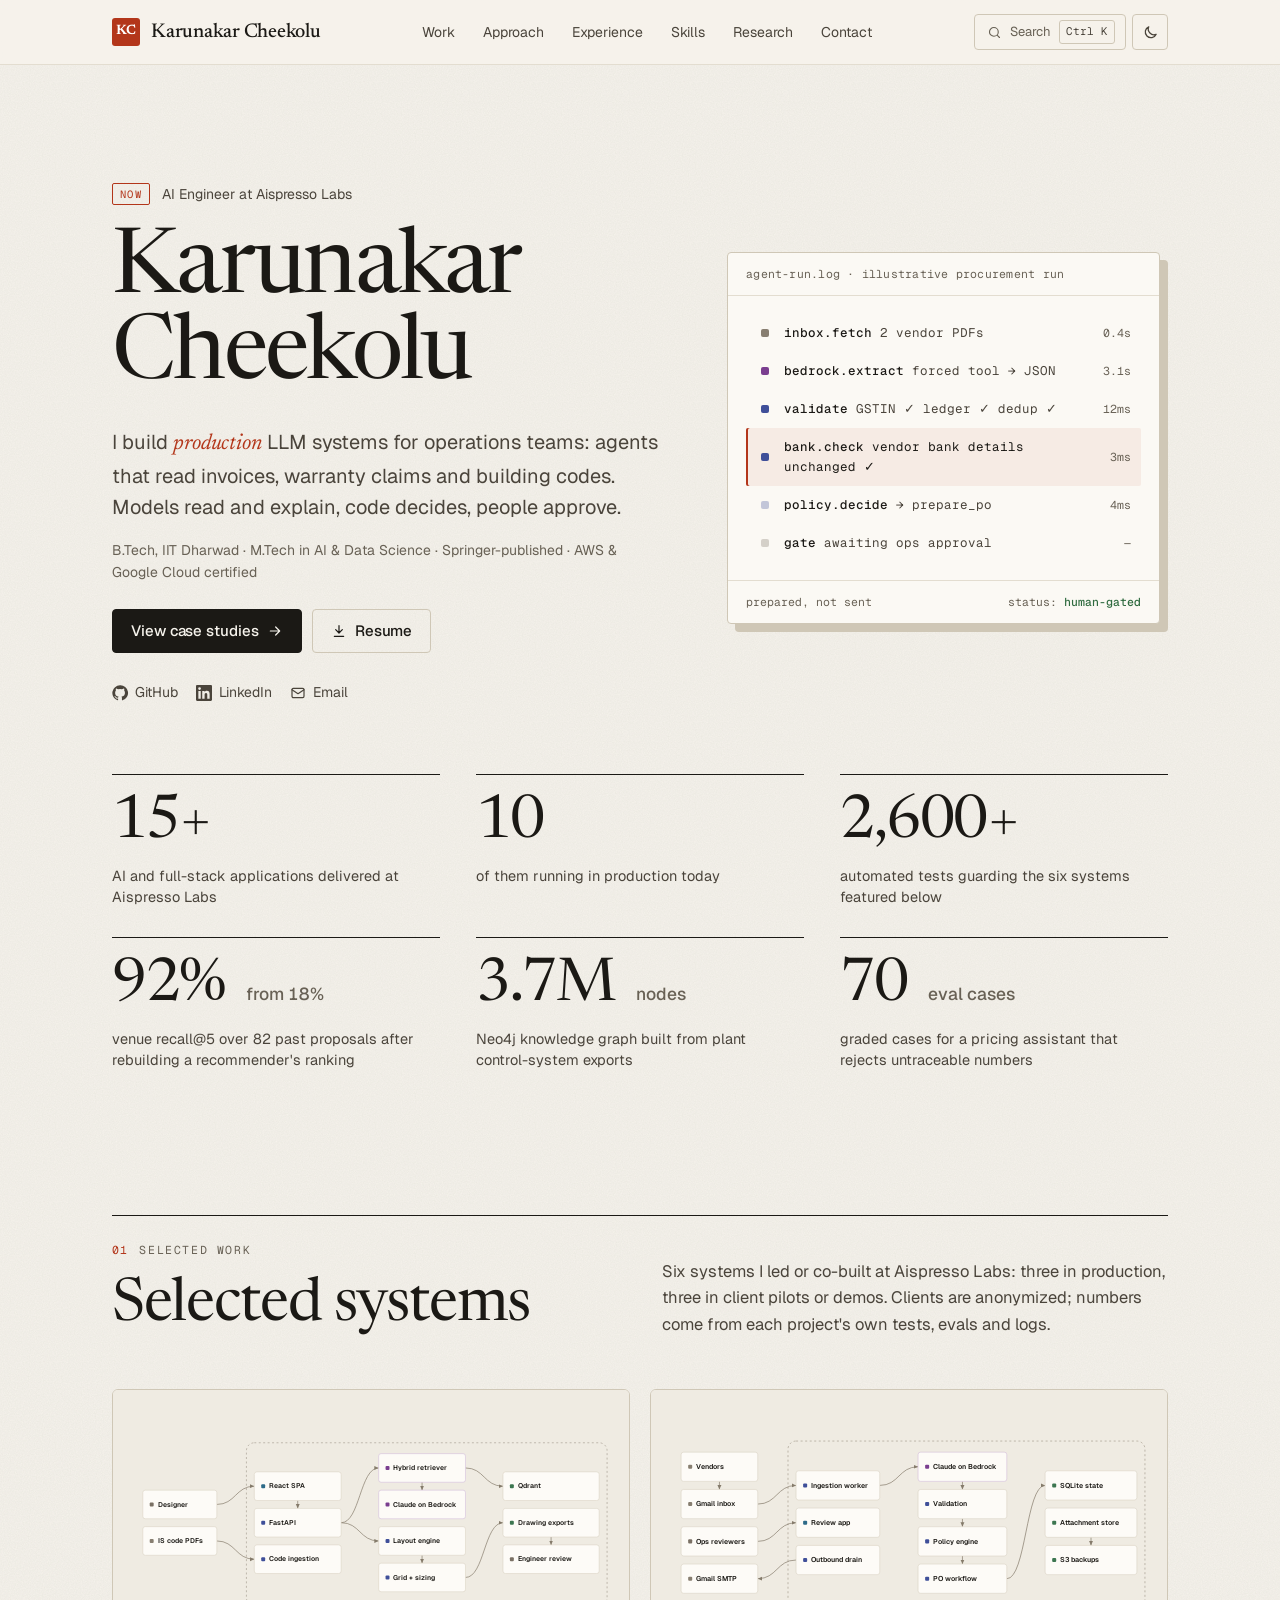
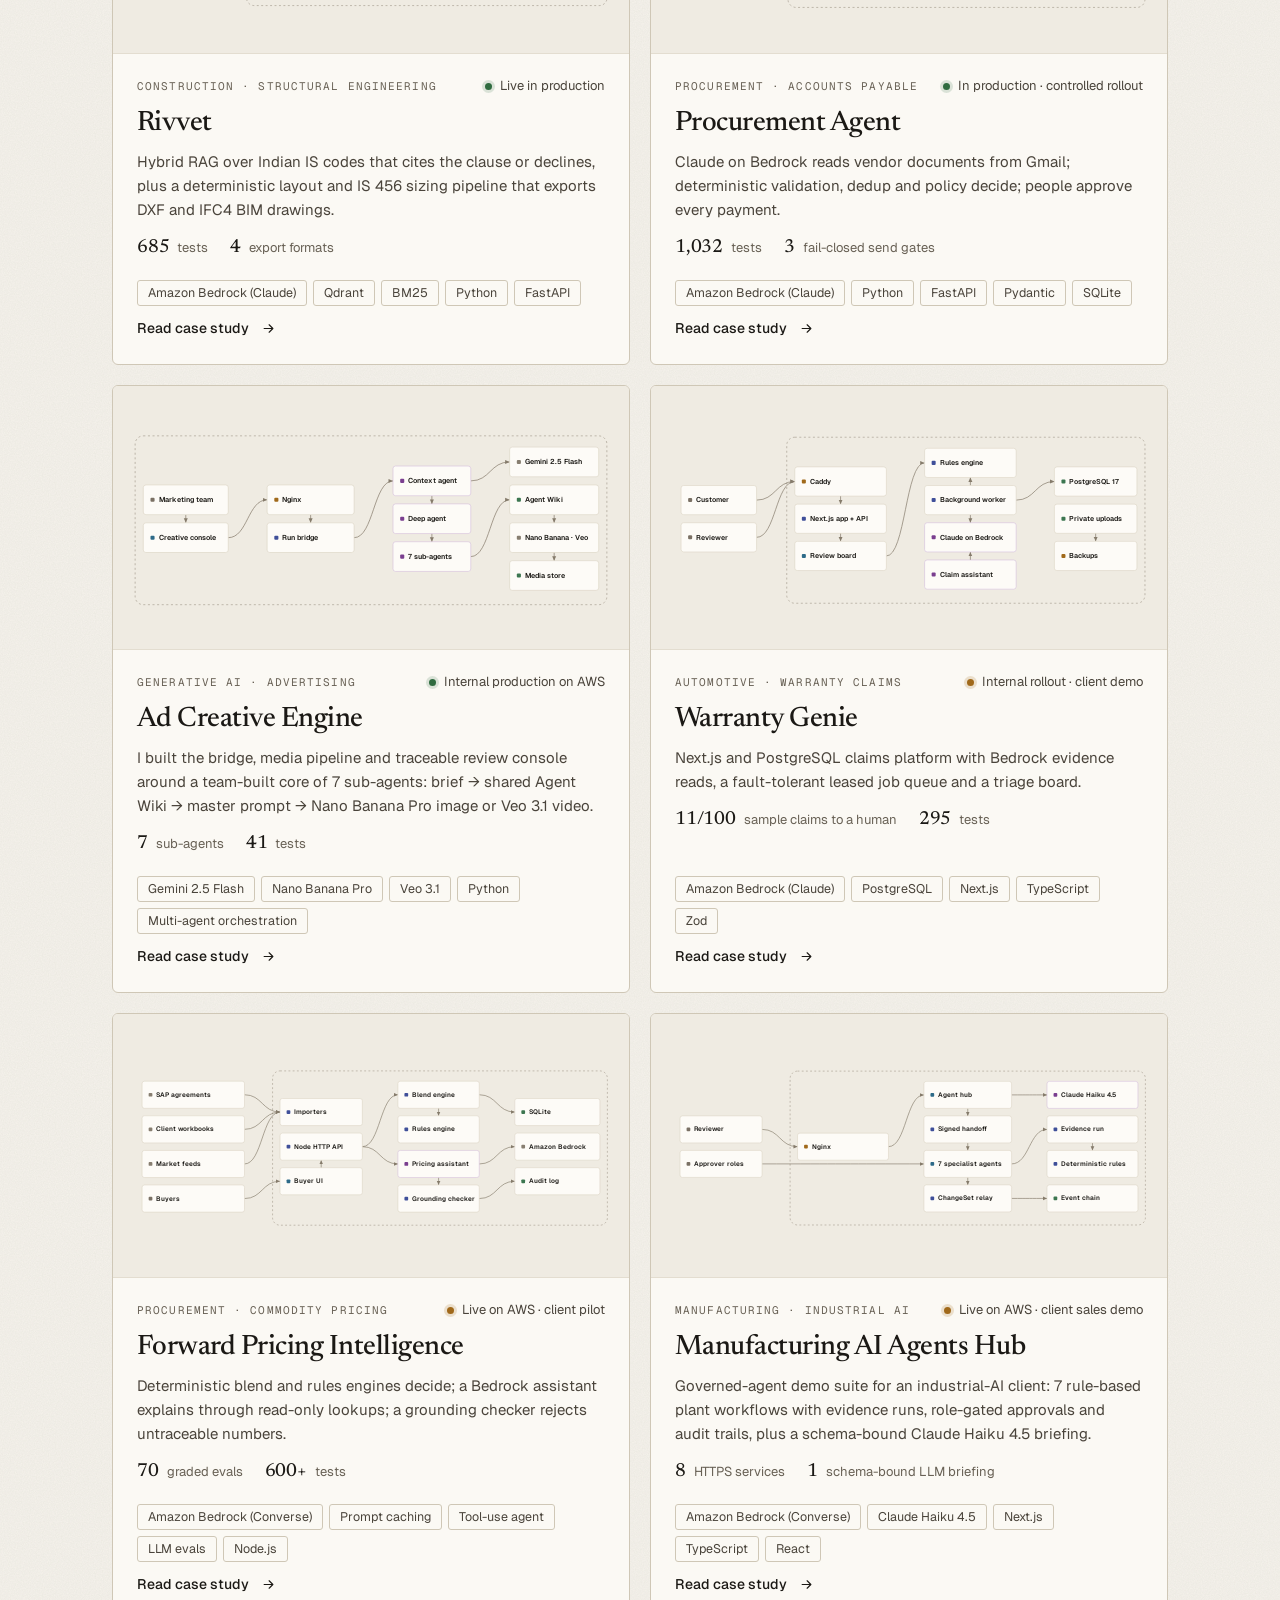
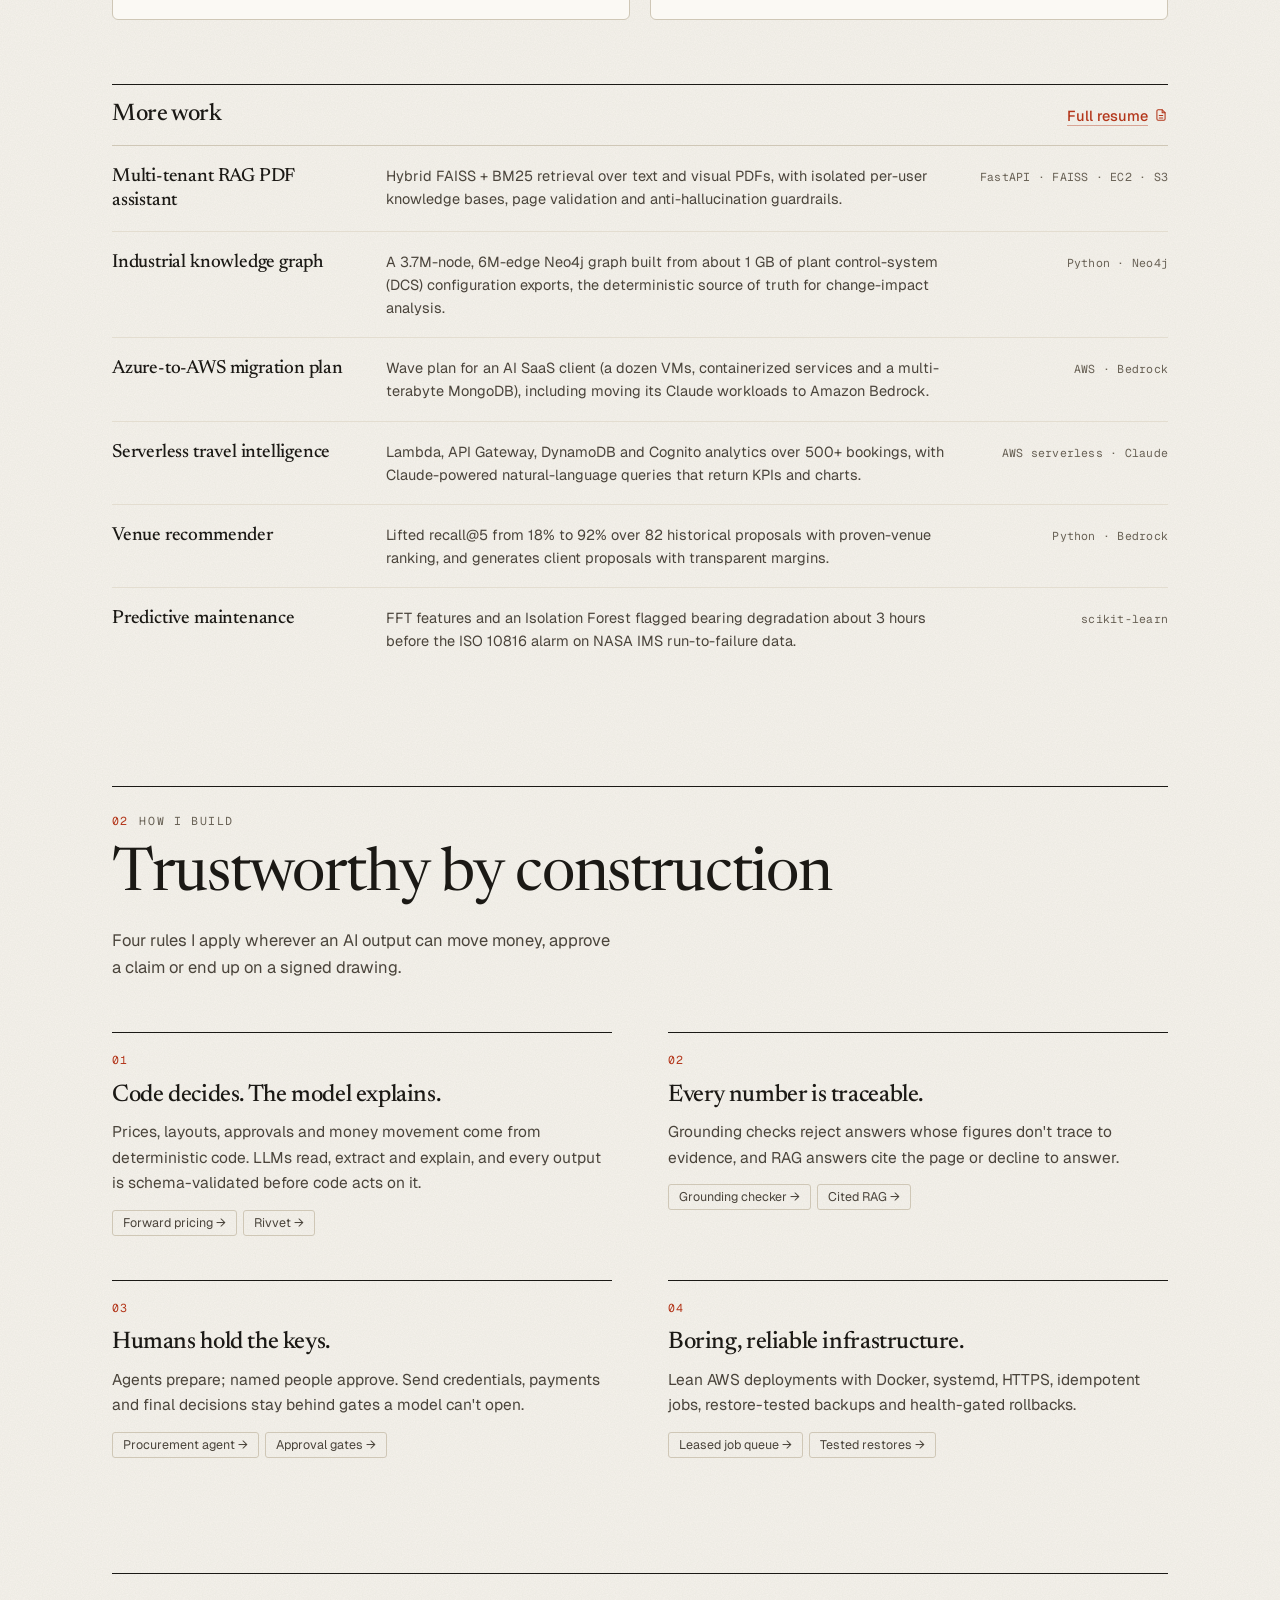
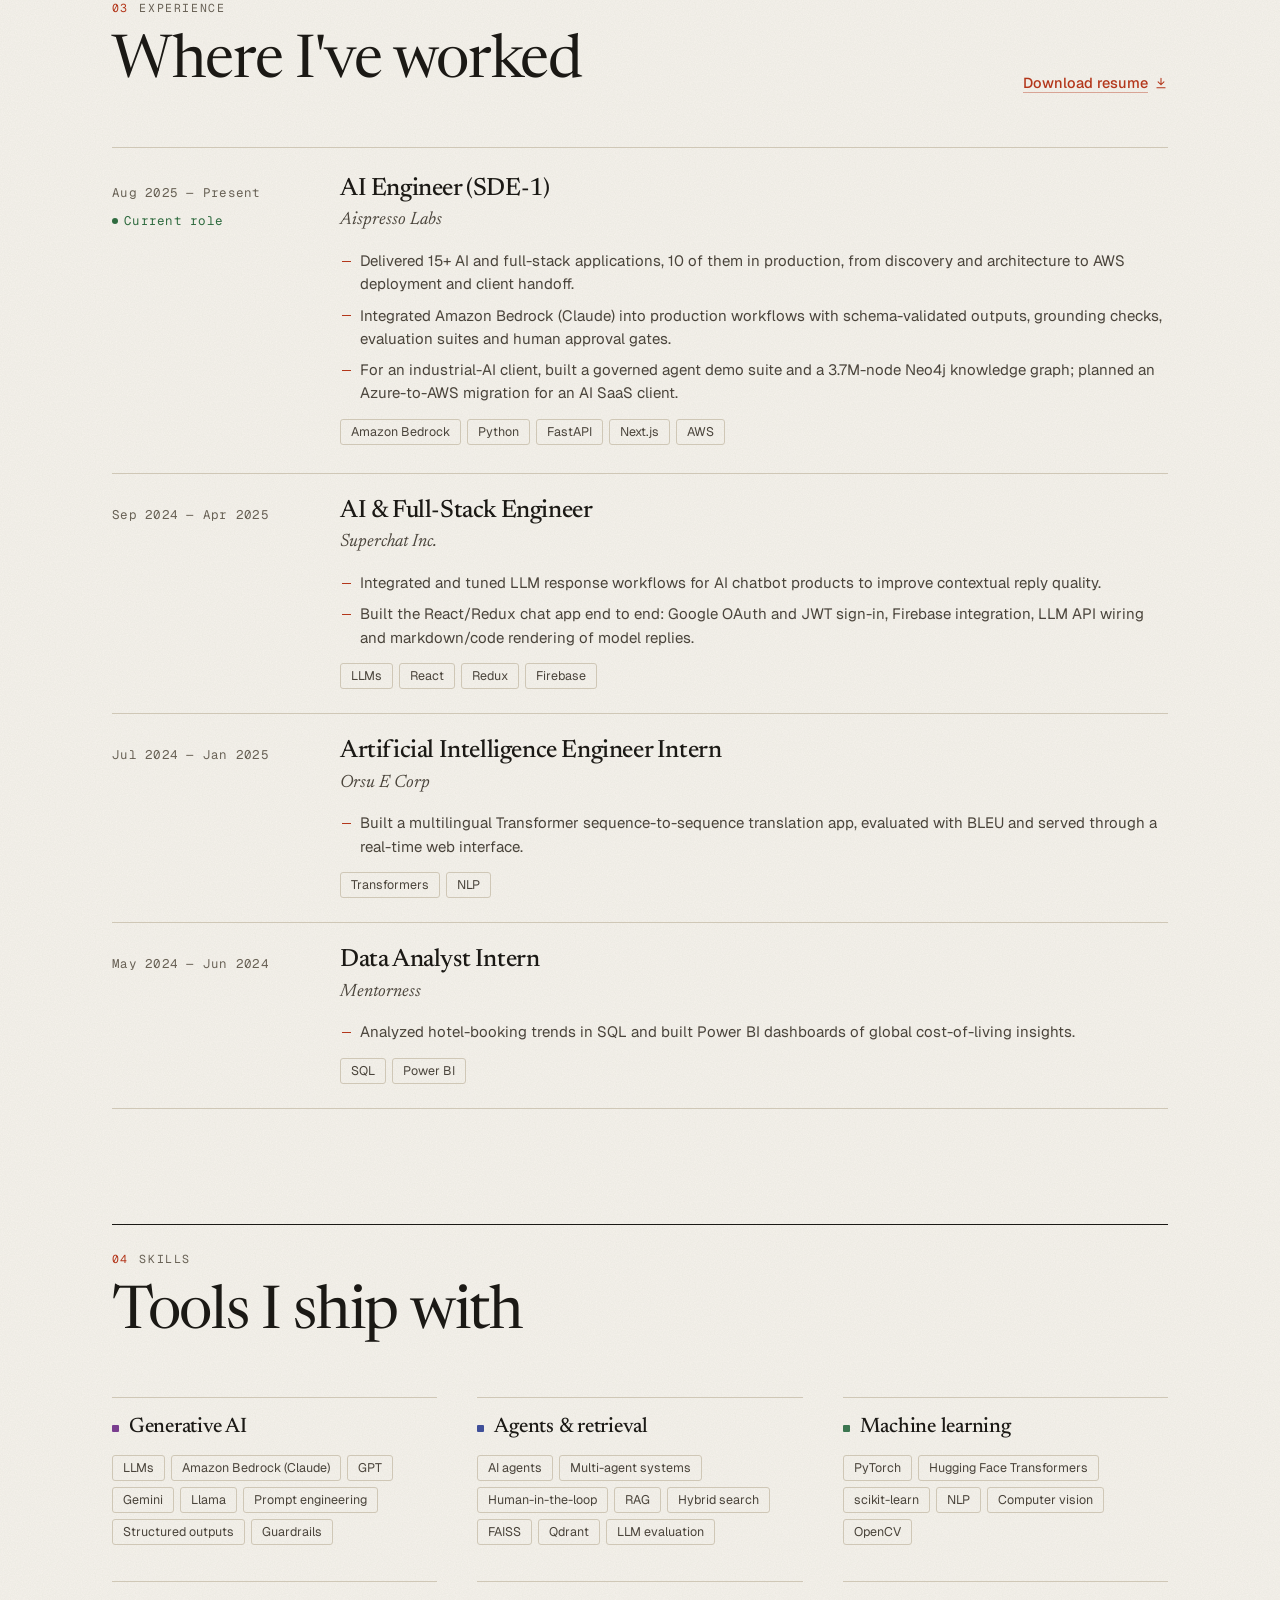
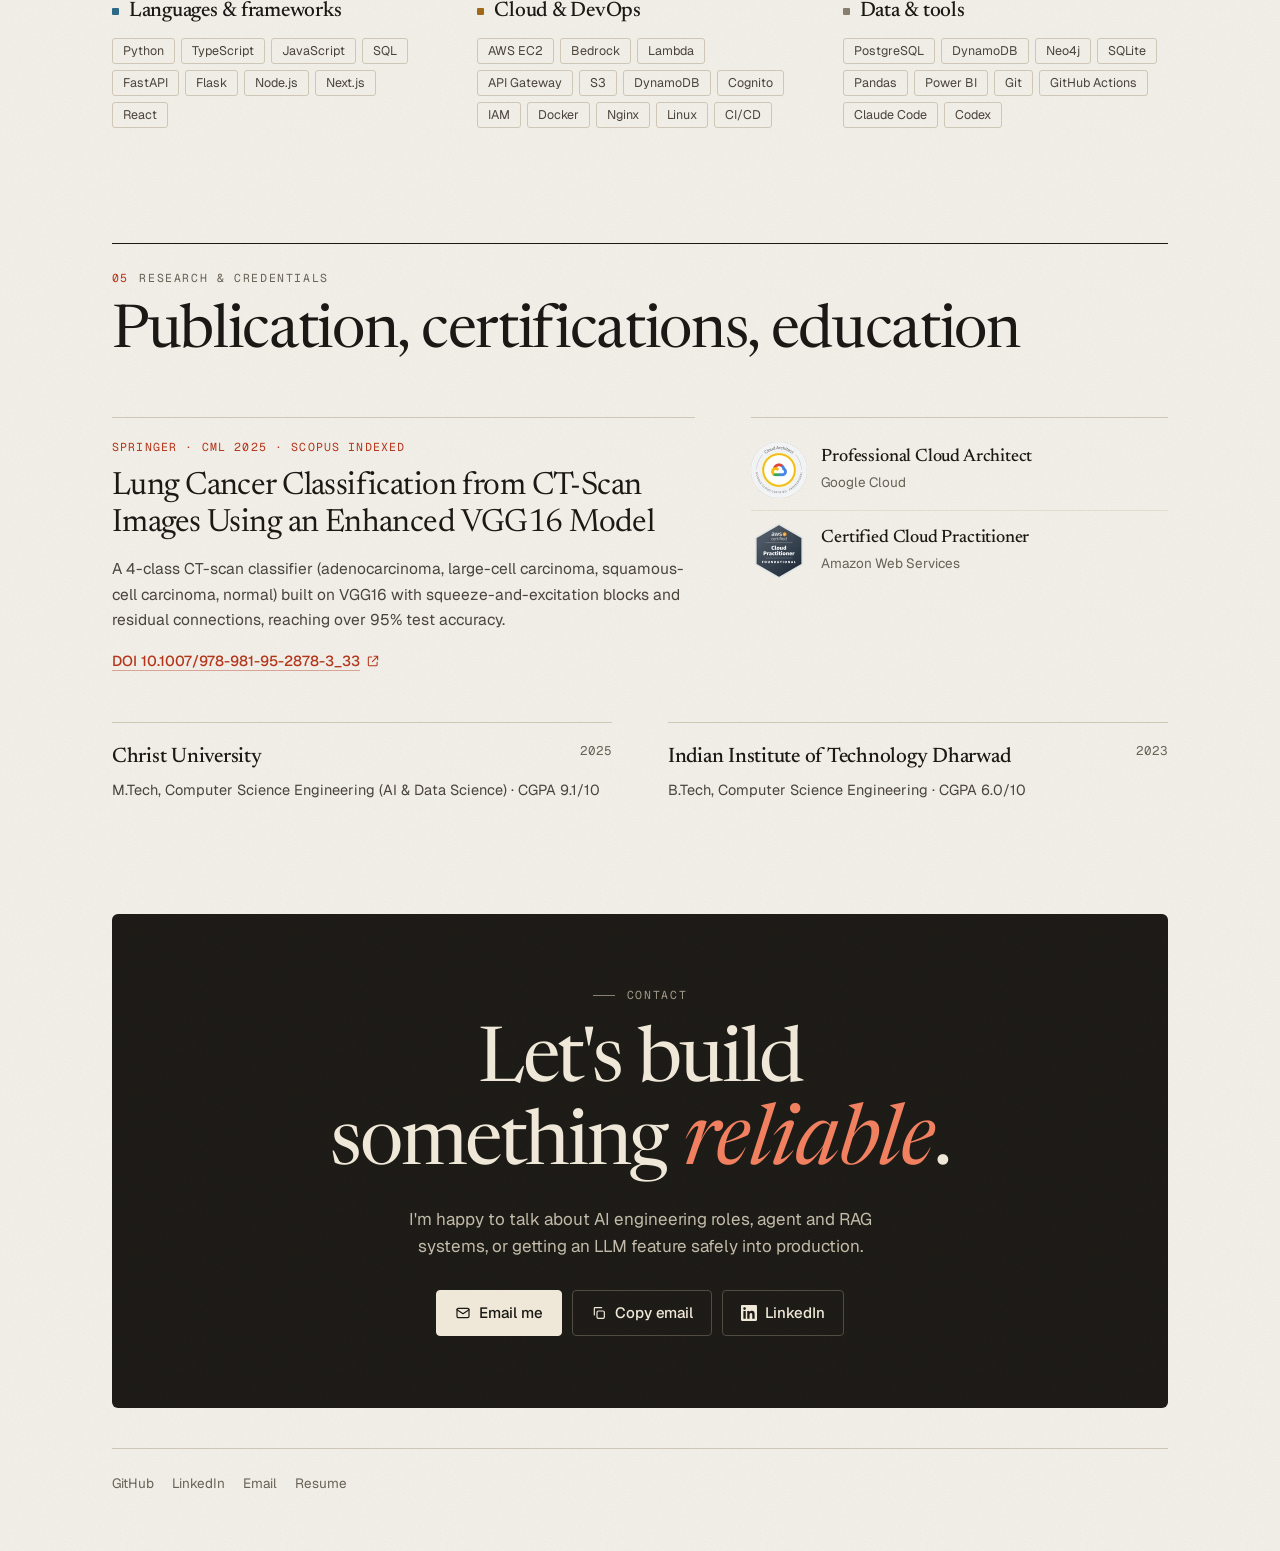
<file: index.html>
<!doctype html>
<html lang="en" class="no-js">
<head>
<meta charset="utf-8">
<meta name="viewport" content="width=device-width, initial-scale=1">
<script>(function(){var d=document.documentElement;d.className=d.className.replace('no-js','js');var t=null;try{t=new URLSearchParams(location.search).get('theme')||localStorage.getItem('theme');}catch(e){}if(t==='dark'||t==='light'){d.setAttribute('data-theme',t);d.style.colorScheme=t;}setTimeout(function(){if(!window.__kc){d.classList.remove('js');d.classList.add('no-js');}},2500);})();</script>
<title>Karunakar Cheekolu, AI Engineer: LLM agents, RAG &amp; AWS</title>
<meta name="description" content="Karunakar Cheekolu, AI Engineer: production LLM agents, RAG and the AWS infrastructure under them. Grounded, deterministic where it matters, human-gated.">
<meta name="author" content="Karunakar Cheekolu">
<link rel="canonical" href="https://karun-ch.github.io/">
<meta property="og:url" content="https://karun-ch.github.io/">
<meta name="color-scheme" content="light">
<meta name="theme-color" content="#f6f3ec">
<meta name="referrer" content="strict-origin-when-cross-origin">
<meta property="og:type" content="website">
<meta property="og:site_name" content="Karunakar Cheekolu">
<meta property="og:locale" content="en_US">
<meta property="og:title" content="Karunakar Cheekolu: AI Engineer building production LLM agents, RAG and AWS systems">
<meta property="og:description" content="Karunakar Cheekolu, AI Engineer: production LLM agents, RAG and the AWS infrastructure under them. Grounded, deterministic where it matters, human-gated.">
<meta property="og:image" content="https://karun-ch.github.io/assets/og.png">
<meta property="og:image:type" content="image/png">
<meta property="og:image:width" content="1200">
<meta property="og:image:height" content="630">
<meta property="og:image:alt" content="Karunakar Cheekolu, AI Engineer: LLM agents, RAG and AWS systems">
<meta name="twitter:card" content="summary_large_image">
<meta name="twitter:title" content="Karunakar Cheekolu: AI Engineer building production LLM agents, RAG and AWS systems">
<meta name="twitter:description" content="Karunakar Cheekolu, AI Engineer: production LLM agents, RAG and the AWS infrastructure under them. Grounded, deterministic where it matters, human-gated.">
<meta name="twitter:image" content="https://karun-ch.github.io/assets/og.png">
<meta name="twitter:image:alt" content="Karunakar Cheekolu, AI Engineer: LLM agents, RAG and AWS systems">
<link rel="icon" href="/favicon.ico" sizes="48x48">
<link rel="icon" href="/favicon.svg" type="image/svg+xml">
<link rel="apple-touch-icon" href="/apple-touch-icon.png">
<link rel="manifest" href="/site.webmanifest">
<link rel="preconnect" href="https://fonts.googleapis.com">
<link rel="preconnect" href="https://fonts.gstatic.com" crossorigin>
<link rel="preload" as="style" href="https://fonts.googleapis.com/css2?family=Newsreader:ital,opsz,wght@0,6..72,300..700;1,6..72,400&family=Geist:wght@400..700&family=Geist+Mono:wght@400..600&display=swap" onload="this.onload=null;this.rel='stylesheet'">
<noscript><link rel="stylesheet" href="https://fonts.googleapis.com/css2?family=Newsreader:ital,opsz,wght@0,6..72,300..700;1,6..72,400&family=Geist:wght@400..700&family=Geist+Mono:wght@400..600&display=swap"></noscript>
<link rel="stylesheet" href="/assets/css/style.css?v=9b8057ca">
<script type="application/ld+json">{"@context": "https://schema.org", "@graph": [{"@type": "WebSite", "@id": "https://karun-ch.github.io/#website", "name": "Karunakar Cheekolu", "url": "https://karun-ch.github.io/", "inLanguage": "en"}, {"@type": "ProfilePage", "@id": "https://karun-ch.github.io/#profile", "url": "https://karun-ch.github.io/", "dateCreated": "2026-10-21", "dateModified": "2026-10-21", "isPartOf": {"@id": "https://karun-ch.github.io/#website"}, "mainEntity": {"@type": "Person", "@id": "https://karun-ch.github.io/#person", "name": "Karunakar Cheekolu", "jobTitle": "AI Engineer", "url": "https://karun-ch.github.io/", "image": "https://karun-ch.github.io/assets/og.png", "email": "mailto:karunakarcheekolu09@gmail.com", "sameAs": ["https://github.com/karun-ch", "https://www.linkedin.com/in/karunakar-ch9/"], "worksFor": {"@type": "Organization", "name": "Aispresso Labs"}, "alumniOf": [{"@type": "CollegeOrUniversity", "name": "Christ University"}, {"@type": "CollegeOrUniversity", "name": "Indian Institute of Technology Dharwad"}], "knowsAbout": ["Generative AI", "Large language models", "AI agents", "Retrieval-augmented generation", "LLM evaluation", "Amazon Bedrock", "AWS", "Python", "FastAPI", "Next.js"]}}]}</script>
</head>
<body>
<a class="skip" href="#main">Skip to content</a>
<header class="nav">
  <div class="container nav-inner">
    <a class="brand" href="/" aria-label="Karunakar Cheekolu, home"><span class="brand-mark" aria-hidden="true">KC</span><span>Karunakar Cheekolu</span></a>
    <nav aria-label="Primary"><ul class="nav-links" id="nav-links"><li><a href="#work" data-section="work">Work</a></li><li><a href="#approach" data-section="approach">Approach</a></li><li><a href="#experience" data-section="experience">Experience</a></li><li><a href="#skills" data-section="skills">Skills</a></li><li><a href="#writing" data-section="writing">Research</a></li><li><a href="#contact" data-section="contact">Contact</a></li></ul></nav>
    <div class="nav-actions">
      <button class="kbd-btn" type="button" data-cmdk-open aria-label="Search" aria-keyshortcuts="Control+K Meta+K"><svg viewBox="0 0 24 24" fill="none" stroke="currentColor" stroke-width="1.8" stroke-linecap="round" stroke-linejoin="round" aria-hidden="true"><circle cx="11" cy="11" r="7"/><path d="m20 20-3.5-3.5"/></svg><span class="lbl">Search</span><kbd>Ctrl K</kbd></button>
      <button class="icon-btn" type="button" data-theme-toggle aria-label="Dark theme" aria-pressed="false"><span class="theme-icon-light"><svg viewBox="0 0 24 24" fill="none" stroke="currentColor" stroke-width="1.8" stroke-linecap="round" stroke-linejoin="round" aria-hidden="true"><path d="M20 14.5A8 8 0 0 1 9.5 4 8 8 0 1 0 20 14.5Z"/></svg></span><span class="theme-icon-dark"><svg viewBox="0 0 24 24" fill="none" stroke="currentColor" stroke-width="1.8" stroke-linecap="round" stroke-linejoin="round" aria-hidden="true"><circle cx="12" cy="12" r="4"/><path d="M12 2v2M12 20v2M4.9 4.9l1.4 1.4M17.7 17.7l1.4 1.4M2 12h2M20 12h2M4.9 19.1l1.4-1.4M17.7 6.3l1.4-1.4"/></svg></span></button>
      <button class="icon-btn menu-btn" type="button" data-menu aria-controls="nav-links" aria-expanded="false" aria-label="Menu"><svg viewBox="0 0 24 24" fill="none" stroke="currentColor" stroke-width="1.8" stroke-linecap="round" stroke-linejoin="round" aria-hidden="true"><path d="M4 7h16M4 12h16M4 17h16"/></svg></button>
    </div>
  </div>
</header>
<main id="main">
<section class="hero">
  <div class="container hero-grid">
    <div>
      <span class="hero-badge"><span class="pill">Now</span>AI Engineer at Aispresso Labs</span>
      <h1>Karunakar Cheekolu</h1>
      <p class="hero-lede">I build <span class="serif">production</span> LLM systems for operations teams: agents that read invoices, warranty claims and building codes. Models read and explain, code decides, people approve.</p>
      <p class="hero-sub">B.Tech, IIT Dharwad · M.Tech in AI &amp; Data Science · Springer-published · AWS &amp; Google Cloud certified</p>
      <div class="hero-cta">
        <a class="btn btn-primary" href="#work">View case studies <svg viewBox="0 0 24 24" fill="none" stroke="currentColor" stroke-width="1.8" stroke-linecap="round" stroke-linejoin="round" aria-hidden="true"><path d="M5 12h14M13 6l6 6-6 6"/></svg></a>
        <a class="btn" href="/assets/Karunakar_Cheekolu_Resume.pdf" download><svg viewBox="0 0 24 24" fill="none" stroke="currentColor" stroke-width="1.8" stroke-linecap="round" stroke-linejoin="round" aria-hidden="true"><path d="M12 4v11M7 10l5 5 5-5M5 20h14"/></svg> Resume</a>
      </div>
      <div class="hero-meta">
        <a href="https://github.com/karun-ch" rel="me noopener"><svg viewBox="0 0 24 24" fill="currentColor" aria-hidden="true"><path d="M12 .5a11.5 11.5 0 0 0-3.64 22.41c.58.1.79-.25.79-.56v-2c-3.2.7-3.88-1.37-3.88-1.37-.53-1.33-1.28-1.69-1.28-1.69-1.05-.71.08-.7.08-.7 1.16.08 1.77 1.19 1.77 1.19 1.03 1.77 2.71 1.26 3.37.96.1-.75.4-1.26.73-1.55-2.55-.29-5.24-1.28-5.24-5.68 0-1.26.45-2.28 1.19-3.09-.12-.29-.52-1.46.11-3.05 0 0 .97-.31 3.17 1.18a11 11 0 0 1 5.77 0c2.2-1.49 3.17-1.18 3.17-1.18.63 1.59.23 2.76.11 3.05.74.81 1.19 1.83 1.19 3.09 0 4.41-2.69 5.38-5.26 5.67.41.36.78 1.06.78 2.14v3.17c0 .31.21.67.8.56A11.5 11.5 0 0 0 12 .5Z"/></svg>GitHub</a>
        <a href="https://www.linkedin.com/in/karunakar-ch9/" rel="me noopener"><svg viewBox="0 0 24 24" fill="currentColor" aria-hidden="true"><path d="M20.45 20.45h-3.56v-5.57c0-1.33-.02-3.04-1.85-3.04-1.86 0-2.14 1.45-2.14 2.94v5.67H9.35V9h3.41v1.56h.05c.48-.9 1.64-1.85 3.37-1.85 3.6 0 4.27 2.37 4.27 5.46v6.28ZM5.34 7.43a2.06 2.06 0 1 1 0-4.13 2.06 2.06 0 0 1 0 4.13ZM7.12 20.45H3.56V9h3.56v11.45ZM22.22 0H1.77C.79 0 0 .77 0 1.73v20.54C0 23.23.79 24 1.77 24h20.45c.98 0 1.78-.77 1.78-1.73V1.73C24 .77 23.2 0 22.22 0Z"/></svg>LinkedIn</a>
        <a href="mailto:karunakarcheekolu09@gmail.com"><svg viewBox="0 0 24 24" fill="none" stroke="currentColor" stroke-width="1.8" stroke-linecap="round" stroke-linejoin="round" aria-hidden="true"><rect x="3" y="5" width="18" height="14" rx="2"/><path d="m3 7 9 6 9-6"/></svg>Email</a>
      </div>
    </div>
    <figure class="pipeline" aria-labelledby="trace-title">
      <div class="pipeline-bar"><i></i><i></i><i></i><span id="trace-title">agent-run.log · illustrative procurement run</span></div>
      <div class="pipeline-body"><ol class="trace"><li><i class="k" style="background:var(--k-external)" aria-hidden="true"></i><span><b style="font-weight:500;color:var(--fg)">inbox.fetch</b> 2 vendor PDFs</span><span class="t">0.4s</span></li><li><i class="k" style="background:var(--k-ai)" aria-hidden="true"></i><span><b style="font-weight:500;color:var(--fg)">bedrock.extract</b> forced tool → JSON</span><span class="t">3.1s</span></li><li><i class="k" style="background:var(--k-service)" aria-hidden="true"></i><span><b style="font-weight:500;color:var(--fg)">validate</b> GSTIN ✓ ledger ✓ dedup ✓</span><span class="t">12ms</span></li><li><i class="k" style="background:var(--k-service)" aria-hidden="true"></i><span><b style="font-weight:500;color:var(--fg)">bank.check</b> vendor bank details unchanged ✓</span><span class="t">3ms</span></li><li><i class="k" style="background:var(--k-service)" aria-hidden="true"></i><span><b style="font-weight:500;color:var(--fg)">policy.decide</b> → prepare_po</span><span class="t">4ms</span></li><li><i class="k" style="background:var(--k-user)" aria-hidden="true"></i><span><b style="font-weight:500;color:var(--fg)">gate</b> awaiting ops approval</span><span class="t">—</span></li></ol></div>
      <div class="pipeline-foot"><span>prepared, not sent</span><span>status: <b>human-gated</b></span></div>
    </figure>
  </div>
  <div class="container"><div class="bento"><div class="stat reveal"><div class="v">15+</div><div class="l">AI and full-stack applications delivered at Aispresso Labs</div></div><div class="stat reveal"><div class="v">10</div><div class="l">of them running in production today</div></div><div class="stat reveal"><div class="v">2,600+</div><div class="l">automated tests guarding the six systems featured below</div></div><div class="stat reveal"><div class="v">92% <small>from 18%</small></div><div class="l">venue recall@5 over 82 past proposals after rebuilding a recommender&#x27;s ranking</div></div><div class="stat reveal"><div class="v">3.7M <small>nodes</small></div><div class="l">Neo4j knowledge graph built from plant control-system exports</div></div><div class="stat reveal"><div class="v">70 <small>eval cases</small></div><div class="l">graded cases for a pricing assistant that rejects untraceable numbers</div></div></div></div>
</section>

<section id="work">
  <div class="container">
    <div class="section-head">
      <div><div class="eyebrow">Selected work</div><h2 class="section-title">Selected systems</h2></div>
      <p class="section-lede">Six systems I led or co-built at Aispresso Labs: three in production, three in client pilots or demos. Clients are anonymized; numbers come from each project's own tests, evals and logs.</p>
    </div>
    <div class="work-grid"><article class="card reveal" aria-labelledby="card-rivvet">
  <div class="card-visual"><svg class="arch" viewBox="0 0 981 388" aria-hidden="true" focusable="false"><defs><marker id="arr-rivvet-t" viewBox="0 0 10 10" refX="9" refY="5" markerWidth="7" markerHeight="7" orient="auto-start-reverse"><path class="arrow" d="M0 1 L9 5 L0 9 z"/></marker></defs><rect class="boundary" x="238" y="34" width="731" height="330" rx="16"/><path class="edge" d="M178.0,159.0 C216.0,159.0 216.0,122.0 254.0,122.0" marker-end="url(#arr-rivvet-t)"/><path class="edge" d="M342.0,151.0 L342.0,167.0" marker-end="url(#arr-rivvet-t)"/><path class="edge" d="M178.0,233.0 C216.0,233.0 216.0,270.0 254.0,270.0" marker-end="url(#arr-rivvet-t)"/><path class="edge" d="M430.0,196.0 C468.0,196.0 468.0,85.0 506.0,85.0" marker-end="url(#arr-rivvet-t)"/><path class="edge" d="M594.0,114.0 L594.0,130.0" marker-end="url(#arr-rivvet-t)"/><path class="edge" d="M682.0,85.0 C720.0,85.0 720.0,122.0 758.0,122.0" marker-end="url(#arr-rivvet-t)"/><path class="edge" d="M430.0,196.0 C468.0,196.0 468.0,233.0 506.0,233.0" marker-end="url(#arr-rivvet-t)"/><path class="edge" d="M594.0,262.0 L594.0,278.0" marker-end="url(#arr-rivvet-t)"/><path class="edge" d="M682.0,307.0 C720.0,307.0 720.0,196.0 758.0,196.0" marker-end="url(#arr-rivvet-t)"/><path class="edge" d="M855.5,225.0 L855.5,241.0" marker-end="url(#arr-rivvet-t)"/><g class="node user"><rect class="box" x="28" y="130.0" width="150" height="58" rx="11"/><rect class="k-user" x="42" y="155.0" width="8" height="8" rx="2"/><text class="label" x="58" y="163.5">Designer</text></g><g class="node external"><rect class="box" x="28" y="204.0" width="150" height="58" rx="11"/><rect class="k-external" x="42" y="229.0" width="8" height="8" rx="2"/><text class="label" x="58" y="237.5">IS code PDFs</text></g><g class="node ui"><rect class="box" x="254" y="93.0" width="176" height="58" rx="11"/><rect class="k-ui" x="268" y="118.0" width="8" height="8" rx="2"/><text class="label" x="284" y="126.5">React SPA</text></g><g class="node service"><rect class="box" x="254" y="167.0" width="176" height="58" rx="11"/><rect class="k-service" x="268" y="192.0" width="8" height="8" rx="2"/><text class="label" x="284" y="200.5">FastAPI</text></g><g class="node service"><rect class="box" x="254" y="241.0" width="176" height="58" rx="11"/><rect class="k-service" x="268" y="266.0" width="8" height="8" rx="2"/><text class="label" x="284" y="274.5">Code ingestion</text></g><g class="node ai"><rect class="box" x="506" y="56.0" width="176" height="58" rx="11"/><rect class="k-ai" x="520" y="81.0" width="8" height="8" rx="2"/><text class="label" x="536" y="89.5">Hybrid retriever</text></g><g class="node ai"><rect class="box" x="506" y="130.0" width="176" height="58" rx="11"/><rect class="k-ai" x="520" y="155.0" width="8" height="8" rx="2"/><text class="label" x="536" y="163.5">Claude on Bedrock</text></g><g class="node service"><rect class="box" x="506" y="204.0" width="176" height="58" rx="11"/><rect class="k-service" x="520" y="229.0" width="8" height="8" rx="2"/><text class="label" x="536" y="237.5">Layout engine</text></g><g class="node service"><rect class="box" x="506" y="278.0" width="176" height="58" rx="11"/><rect class="k-service" x="520" y="303.0" width="8" height="8" rx="2"/><text class="label" x="536" y="311.5">Grid + sizing</text></g><g class="node data"><rect class="box" x="758" y="93.0" width="195" height="58" rx="11"/><rect class="k-data" x="772" y="118.0" width="8" height="8" rx="2"/><text class="label" x="788" y="126.5">Qdrant</text></g><g class="node data"><rect class="box" x="758" y="167.0" width="195" height="58" rx="11"/><rect class="k-data" x="772" y="192.0" width="8" height="8" rx="2"/><text class="label" x="788" y="200.5">Drawing exports</text></g><g class="node user"><rect class="box" x="758" y="241.0" width="195" height="58" rx="11"/><rect class="k-user" x="772" y="266.0" width="8" height="8" rx="2"/><text class="label" x="788" y="274.5">Engineer review</text></g></svg></div>
  <div class="card-body">
    <div class="card-top"><span class="card-domain">Construction · Structural engineering</span><span class="status"><span class="dot" aria-hidden="true"></span>Live in production</span></div>
    <h3 id="card-rivvet">Rivvet</h3>
    <p>Hybrid RAG over Indian IS codes that cites the clause or declines, plus a deterministic layout and IS 456 sizing pipeline that exports DXF and IFC4 BIM drawings.</p>
    <div class="card-metrics"><span><b>685</b> tests</span><span><b>4</b> export formats</span></div>
    <div class="chips"><span class="chip">Amazon Bedrock (Claude)</span><span class="chip">Qdrant</span><span class="chip">BM25</span><span class="chip">Python</span><span class="chip">FastAPI</span></div>
    <a class="card-arrow card-link" href="/work/rivvet/">Read case study<span class="sr-only">: Rivvet</span> <svg viewBox="0 0 24 24" fill="none" stroke="currentColor" stroke-width="1.8" stroke-linecap="round" stroke-linejoin="round" aria-hidden="true"><path d="M5 12h14M13 6l6 6-6 6"/></svg></a>
  </div>
</article><article class="card reveal" aria-labelledby="card-procurement-agent">
  <div class="card-visual"><svg class="arch" viewBox="0 0 960 388" aria-hidden="true" focusable="false"><defs><marker id="arr-procurement-agent-t" viewBox="0 0 10 10" refX="9" refY="5" markerWidth="7" markerHeight="7" orient="auto-start-reverse"><path class="arrow" d="M0 1 L9 5 L0 9 z"/></marker></defs><rect class="boundary" x="240" y="34" width="708" height="330" rx="16"/><path class="edge" d="M104.0,114.0 L104.0,130.0" marker-end="url(#arr-procurement-agent-t)"/><path class="edge" d="M180.0,159.0 C218.0,159.0 218.0,122.0 256.0,122.0" marker-end="url(#arr-procurement-agent-t)"/><path class="edge" d="M422.0,122.0 C460.0,122.0 460.0,85.0 498.0,85.0" marker-end="url(#arr-procurement-agent-t)"/><path class="edge" d="M586.0,114.0 L586.0,130.0" marker-end="url(#arr-procurement-agent-t)"/><path class="edge" d="M586.0,188.0 L586.0,204.0" marker-end="url(#arr-procurement-agent-t)"/><path class="edge" d="M586.0,262.0 L586.0,278.0" marker-end="url(#arr-procurement-agent-t)"/><path class="edge" d="M674.0,307.0 C712.0,307.0 712.0,122.0 750.0,122.0" marker-end="url(#arr-procurement-agent-t)"/><path class="edge" d="M180.0,233.0 C218.0,233.0 218.0,196.0 256.0,196.0" marker-end="url(#arr-procurement-agent-t)"/><path class="edge" d="M256.0,270.0 C218.0,270.0 218.0,307.0 180.0,307.0" marker-end="url(#arr-procurement-agent-t)"/><path class="edge" d="M841.0,225.0 L841.0,241.0" marker-end="url(#arr-procurement-agent-t)"/><g class="node external"><rect class="box" x="28" y="56.0" width="152" height="58" rx="11"/><rect class="k-external" x="42" y="81.0" width="8" height="8" rx="2"/><text class="label" x="58" y="89.5">Vendors</text></g><g class="node external"><rect class="box" x="28" y="130.0" width="152" height="58" rx="11"/><rect class="k-external" x="42" y="155.0" width="8" height="8" rx="2"/><text class="label" x="58" y="163.5">Gmail inbox</text></g><g class="node user"><rect class="box" x="28" y="204.0" width="152" height="58" rx="11"/><rect class="k-user" x="42" y="229.0" width="8" height="8" rx="2"/><text class="label" x="58" y="237.5">Ops reviewers</text></g><g class="node external"><rect class="box" x="28" y="278.0" width="152" height="58" rx="11"/><rect class="k-external" x="42" y="303.0" width="8" height="8" rx="2"/><text class="label" x="58" y="311.5">Gmail SMTP</text></g><g class="node service"><rect class="box" x="256" y="93.0" width="166" height="58" rx="11"/><rect class="k-service" x="270" y="118.0" width="8" height="8" rx="2"/><text class="label" x="286" y="126.5">Ingestion worker</text></g><g class="node ui"><rect class="box" x="256" y="167.0" width="166" height="58" rx="11"/><rect class="k-ui" x="270" y="192.0" width="8" height="8" rx="2"/><text class="label" x="286" y="200.5">Review app</text></g><g class="node service"><rect class="box" x="256" y="241.0" width="166" height="58" rx="11"/><rect class="k-service" x="270" y="266.0" width="8" height="8" rx="2"/><text class="label" x="286" y="274.5">Outbound drain</text></g><g class="node ai"><rect class="box" x="498" y="56.0" width="176" height="58" rx="11"/><rect class="k-ai" x="512" y="81.0" width="8" height="8" rx="2"/><text class="label" x="528" y="89.5">Claude on Bedrock</text></g><g class="node service"><rect class="box" x="498" y="130.0" width="176" height="58" rx="11"/><rect class="k-service" x="512" y="155.0" width="8" height="8" rx="2"/><text class="label" x="528" y="163.5">Validation</text></g><g class="node service"><rect class="box" x="498" y="204.0" width="176" height="58" rx="11"/><rect class="k-service" x="512" y="229.0" width="8" height="8" rx="2"/><text class="label" x="528" y="237.5">Policy engine</text></g><g class="node service"><rect class="box" x="498" y="278.0" width="176" height="58" rx="11"/><rect class="k-service" x="512" y="303.0" width="8" height="8" rx="2"/><text class="label" x="528" y="311.5">PO workflow</text></g><g class="node data"><rect class="box" x="750" y="93.0" width="182" height="58" rx="11"/><rect class="k-data" x="764" y="118.0" width="8" height="8" rx="2"/><text class="label" x="780" y="126.5">SQLite state</text></g><g class="node data"><rect class="box" x="750" y="167.0" width="182" height="58" rx="11"/><rect class="k-data" x="764" y="192.0" width="8" height="8" rx="2"/><text class="label" x="780" y="200.5">Attachment store</text></g><g class="node data"><rect class="box" x="750" y="241.0" width="182" height="58" rx="11"/><rect class="k-data" x="764" y="266.0" width="8" height="8" rx="2"/><text class="label" x="780" y="274.5">S3 backups</text></g></svg></div>
  <div class="card-body">
    <div class="card-top"><span class="card-domain">Procurement · Accounts payable</span><span class="status"><span class="dot" aria-hidden="true"></span>In production · controlled rollout</span></div>
    <h3 id="card-procurement-agent">Procurement Agent</h3>
    <p>Claude on Bedrock reads vendor documents from Gmail; deterministic validation, dedup and policy decide; people approve every payment.</p>
    <div class="card-metrics"><span><b>1,032</b> tests</span><span><b>3</b> fail-closed send gates</span></div>
    <div class="chips"><span class="chip">Amazon Bedrock (Claude)</span><span class="chip">Python</span><span class="chip">FastAPI</span><span class="chip">Pydantic</span><span class="chip">SQLite</span></div>
    <a class="card-arrow card-link" href="/work/procurement-agent/">Read case study<span class="sr-only">: Procurement Agent</span> <svg viewBox="0 0 24 24" fill="none" stroke="currentColor" stroke-width="1.8" stroke-linecap="round" stroke-linejoin="round" aria-hidden="true"><path d="M5 12h14M13 6l6 6-6 6"/></svg></a>
  </div>
</article><article class="card reveal" aria-labelledby="card-ad-creative-engine">
  <div class="card-visual"><svg class="arch" viewBox="0 0 946 388" aria-hidden="true" focusable="false"><defs><marker id="arr-ad-creative-engine-t" viewBox="0 0 10 10" refX="9" refY="5" markerWidth="7" markerHeight="7" orient="auto-start-reverse"><path class="arrow" d="M0 1 L9 5 L0 9 z"/></marker></defs><rect class="boundary" x="12" y="34" width="922" height="330" rx="16"/><path class="edge" d="M111.0,188.0 L111.0,204.0" marker-end="url(#arr-ad-creative-engine-t)"/><path class="edge" d="M194.0,233.0 C232.0,233.0 232.0,159.0 270.0,159.0" marker-end="url(#arr-ad-creative-engine-t)"/><path class="edge" d="M355.0,188.0 L355.0,204.0" marker-end="url(#arr-ad-creative-engine-t)"/><path class="edge" d="M440.0,233.0 C478.0,233.0 478.0,122.0 516.0,122.0" marker-end="url(#arr-ad-creative-engine-t)"/><path class="edge" d="M592.0,151.0 L592.0,167.0" marker-end="url(#arr-ad-creative-engine-t)"/><path class="edge" d="M592.0,225.0 L592.0,241.0" marker-end="url(#arr-ad-creative-engine-t)"/><path class="edge" d="M668.0,122.0 C706.0,122.0 706.0,85.0 744.0,85.0" marker-end="url(#arr-ad-creative-engine-t)"/><path class="edge" d="M668.0,270.0 C706.0,270.0 706.0,159.0 744.0,159.0" marker-end="url(#arr-ad-creative-engine-t)"/><path class="edge" d="M831.0,188.0 L831.0,204.0" marker-end="url(#arr-ad-creative-engine-t)"/><path class="edge" d="M831.0,262.0 L831.0,278.0" marker-end="url(#arr-ad-creative-engine-t)"/><g class="node user"><rect class="box" x="28" y="130.0" width="166" height="58" rx="11"/><rect class="k-user" x="42" y="155.0" width="8" height="8" rx="2"/><text class="label" x="58" y="163.5">Marketing team</text></g><g class="node ui"><rect class="box" x="28" y="204.0" width="166" height="58" rx="11"/><rect class="k-ui" x="42" y="229.0" width="8" height="8" rx="2"/><text class="label" x="58" y="237.5">Creative console</text></g><g class="node infra"><rect class="box" x="270" y="130.0" width="170" height="58" rx="11"/><rect class="k-infra" x="284" y="155.0" width="8" height="8" rx="2"/><text class="label" x="300" y="163.5">Nginx</text></g><g class="node service"><rect class="box" x="270" y="204.0" width="170" height="58" rx="11"/><rect class="k-service" x="284" y="229.0" width="8" height="8" rx="2"/><text class="label" x="300" y="237.5">Run bridge</text></g><g class="node ai"><rect class="box" x="516" y="93.0" width="152" height="58" rx="11"/><rect class="k-ai" x="530" y="118.0" width="8" height="8" rx="2"/><text class="label" x="546" y="126.5">Context agent</text></g><g class="node ai"><rect class="box" x="516" y="167.0" width="152" height="58" rx="11"/><rect class="k-ai" x="530" y="192.0" width="8" height="8" rx="2"/><text class="label" x="546" y="200.5">Deep agent</text></g><g class="node ai"><rect class="box" x="516" y="241.0" width="152" height="58" rx="11"/><rect class="k-ai" x="530" y="266.0" width="8" height="8" rx="2"/><text class="label" x="546" y="274.5">7 sub-agents</text></g><g class="node external"><rect class="box" x="744" y="56.0" width="174" height="58" rx="11"/><rect class="k-external" x="758" y="81.0" width="8" height="8" rx="2"/><text class="label" x="774" y="89.5">Gemini 2.5 Flash</text></g><g class="node data"><rect class="box" x="744" y="130.0" width="174" height="58" rx="11"/><rect class="k-data" x="758" y="155.0" width="8" height="8" rx="2"/><text class="label" x="774" y="163.5">Agent Wiki</text></g><g class="node external"><rect class="box" x="744" y="204.0" width="174" height="58" rx="11"/><rect class="k-external" x="758" y="229.0" width="8" height="8" rx="2"/><text class="label" x="774" y="237.5">Nano Banana · Veo</text></g><g class="node data"><rect class="box" x="744" y="278.0" width="174" height="58" rx="11"/><rect class="k-data" x="758" y="303.0" width="8" height="8" rx="2"/><text class="label" x="774" y="311.5">Media store</text></g></svg></div>
  <div class="card-body">
    <div class="card-top"><span class="card-domain">Generative AI · Advertising</span><span class="status"><span class="dot" aria-hidden="true"></span>Internal production on AWS</span></div>
    <h3 id="card-ad-creative-engine">Ad Creative Engine</h3>
    <p>I built the bridge, media pipeline and traceable review console around a team-built core of 7 sub-agents: brief → shared Agent Wiki → master prompt → Nano Banana Pro image or Veo 3.1 video.</p>
    <div class="card-metrics"><span><b>7</b> sub-agents</span><span><b>41</b> tests</span></div>
    <div class="chips"><span class="chip">Gemini 2.5 Flash</span><span class="chip">Nano Banana Pro</span><span class="chip">Veo 3.1</span><span class="chip">Python</span><span class="chip">Multi-agent orchestration</span></div>
    <a class="card-arrow card-link" href="/work/ad-creative-engine/">Read case study<span class="sr-only">: Ad Creative Engine</span> <svg viewBox="0 0 24 24" fill="none" stroke="currentColor" stroke-width="1.8" stroke-linecap="round" stroke-linejoin="round" aria-hidden="true"><path d="M5 12h14M13 6l6 6-6 6"/></svg></a>
  </div>
</article><article class="card reveal" aria-labelledby="card-warranty-genie">
  <div class="card-visual"><svg class="arch" viewBox="0 0 962 388" aria-hidden="true" focusable="false"><defs><marker id="arr-warranty-genie-t" viewBox="0 0 10 10" refX="9" refY="5" markerWidth="7" markerHeight="7" orient="auto-start-reverse"><path class="arrow" d="M0 1 L9 5 L0 9 z"/></marker></defs><rect class="boundary" x="238" y="34" width="712" height="330" rx="16"/><path class="edge" d="M178.0,159.0 C216.0,159.0 216.0,122.0 254.0,122.0" marker-end="url(#arr-warranty-genie-t)"/><path class="edge" d="M178.0,233.0 C216.0,233.0 216.0,122.0 254.0,122.0" marker-end="url(#arr-warranty-genie-t)"/><path class="edge" d="M345.0,151.0 L345.0,167.0" marker-end="url(#arr-warranty-genie-t)"/><path class="edge" d="M345.0,225.0 L345.0,241.0" marker-end="url(#arr-warranty-genie-t)"/><path class="edge" d="M436.0,270.0 C474.0,270.0 474.0,85.0 512.0,85.0" marker-end="url(#arr-warranty-genie-t)"/><path class="edge" d="M603.0,130.0 L603.0,114.0" marker-end="url(#arr-warranty-genie-t)"/><path class="edge" d="M603.0,188.0 L603.0,204.0" marker-end="url(#arr-warranty-genie-t)"/><path class="edge" d="M603.0,278.0 L603.0,262.0" marker-end="url(#arr-warranty-genie-t)"/><path class="edge" d="M694.0,159.0 C732.0,159.0 732.0,122.0 770.0,122.0" marker-end="url(#arr-warranty-genie-t)"/><path class="edge" d="M852.0,225.0 L852.0,241.0" marker-end="url(#arr-warranty-genie-t)"/><g class="node user"><rect class="box" x="28" y="130.0" width="150" height="58" rx="11"/><rect class="k-user" x="42" y="155.0" width="8" height="8" rx="2"/><text class="label" x="58" y="163.5">Customer</text></g><g class="node user"><rect class="box" x="28" y="204.0" width="150" height="58" rx="11"/><rect class="k-user" x="42" y="229.0" width="8" height="8" rx="2"/><text class="label" x="58" y="237.5">Reviewer</text></g><g class="node infra"><rect class="box" x="254" y="93.0" width="182" height="58" rx="11"/><rect class="k-infra" x="268" y="118.0" width="8" height="8" rx="2"/><text class="label" x="284" y="126.5">Caddy</text></g><g class="node service"><rect class="box" x="254" y="167.0" width="182" height="58" rx="11"/><rect class="k-service" x="268" y="192.0" width="8" height="8" rx="2"/><text class="label" x="284" y="200.5">Next.js app + API</text></g><g class="node ui"><rect class="box" x="254" y="241.0" width="182" height="58" rx="11"/><rect class="k-ui" x="268" y="266.0" width="8" height="8" rx="2"/><text class="label" x="284" y="274.5">Review board</text></g><g class="node service"><rect class="box" x="512" y="56.0" width="182" height="58" rx="11"/><rect class="k-service" x="526" y="81.0" width="8" height="8" rx="2"/><text class="label" x="542" y="89.5">Rules engine</text></g><g class="node service"><rect class="box" x="512" y="130.0" width="182" height="58" rx="11"/><rect class="k-service" x="526" y="155.0" width="8" height="8" rx="2"/><text class="label" x="542" y="163.5">Background worker</text></g><g class="node ai"><rect class="box" x="512" y="204.0" width="182" height="58" rx="11"/><rect class="k-ai" x="526" y="229.0" width="8" height="8" rx="2"/><text class="label" x="542" y="237.5">Claude on Bedrock</text></g><g class="node ai"><rect class="box" x="512" y="278.0" width="182" height="58" rx="11"/><rect class="k-ai" x="526" y="303.0" width="8" height="8" rx="2"/><text class="label" x="542" y="311.5">Claim assistant</text></g><g class="node data"><rect class="box" x="770" y="93.0" width="164" height="58" rx="11"/><rect class="k-data" x="784" y="118.0" width="8" height="8" rx="2"/><text class="label" x="800" y="126.5">PostgreSQL 17</text></g><g class="node data"><rect class="box" x="770" y="167.0" width="164" height="58" rx="11"/><rect class="k-data" x="784" y="192.0" width="8" height="8" rx="2"/><text class="label" x="800" y="200.5">Private uploads</text></g><g class="node infra"><rect class="box" x="770" y="241.0" width="164" height="58" rx="11"/><rect class="k-infra" x="784" y="266.0" width="8" height="8" rx="2"/><text class="label" x="800" y="274.5">Backups</text></g></svg></div>
  <div class="card-body">
    <div class="card-top"><span class="card-domain">Automotive · Warranty claims</span><span class="status pilot"><span class="dot" aria-hidden="true"></span>Internal rollout · client demo</span></div>
    <h3 id="card-warranty-genie">Warranty Genie</h3>
    <p>Next.js and PostgreSQL claims platform with Bedrock evidence reads, a fault-tolerant leased job queue and a triage board.</p>
    <div class="card-metrics"><span><b>11/100</b> sample claims to a human</span><span><b>295</b> tests</span></div>
    <div class="chips"><span class="chip">Amazon Bedrock (Claude)</span><span class="chip">PostgreSQL</span><span class="chip">Next.js</span><span class="chip">TypeScript</span><span class="chip">Zod</span></div>
    <a class="card-arrow card-link" href="/work/warranty-genie/">Read case study<span class="sr-only">: Warranty Genie</span> <svg viewBox="0 0 24 24" fill="none" stroke="currentColor" stroke-width="1.8" stroke-linecap="round" stroke-linejoin="round" aria-hidden="true"><path d="M5 12h14M13 6l6 6-6 6"/></svg></a>
  </div>
</article><article class="card reveal" aria-labelledby="card-forward-pricing">
  <div class="card-visual"><svg class="arch" viewBox="0 0 1035 388" aria-hidden="true" focusable="false"><defs><marker id="arr-forward-pricing-t" viewBox="0 0 10 10" refX="9" refY="5" markerWidth="7" markerHeight="7" orient="auto-start-reverse"><path class="arrow" d="M0 1 L9 5 L0 9 z"/></marker></defs><rect class="boundary" x="307" y="34" width="716" height="330" rx="16"/><path class="edge" d="M247.0,85.0 C285.0,85.0 285.0,122.0 323.0,122.0" marker-end="url(#arr-forward-pricing-t)"/><path class="edge" d="M247.0,159.0 C285.0,159.0 285.0,122.0 323.0,122.0" marker-end="url(#arr-forward-pricing-t)"/><path class="edge" d="M247.0,233.0 C285.0,233.0 285.0,122.0 323.0,122.0" marker-end="url(#arr-forward-pricing-t)"/><path class="edge" d="M247.0,307.0 C285.0,307.0 285.0,270.0 323.0,270.0" marker-end="url(#arr-forward-pricing-t)"/><path class="edge" d="M411.0,241.0 L411.0,225.0" marker-end="url(#arr-forward-pricing-t)"/><path class="edge" d="M499.0,196.0 C537.0,196.0 537.0,85.0 575.0,85.0" marker-end="url(#arr-forward-pricing-t)"/><path class="edge" d="M662.0,114.0 L662.0,130.0" marker-end="url(#arr-forward-pricing-t)"/><path class="edge" d="M499.0,196.0 C537.0,196.0 537.0,233.0 575.0,233.0" marker-end="url(#arr-forward-pricing-t)"/><path class="edge" d="M662.0,262.0 L662.0,278.0" marker-end="url(#arr-forward-pricing-t)"/><path class="edge" d="M749.0,233.0 C787.0,233.0 787.0,196.0 825.0,196.0" marker-end="url(#arr-forward-pricing-t)"/><path class="edge" d="M749.0,85.0 C787.0,85.0 787.0,122.0 825.0,122.0" marker-end="url(#arr-forward-pricing-t)"/><path class="edge" d="M749.0,307.0 C787.0,307.0 787.0,270.0 825.0,270.0" marker-end="url(#arr-forward-pricing-t)"/><g class="node external"><rect class="box" x="28" y="56.0" width="219" height="58" rx="11"/><rect class="k-external" x="42" y="81.0" width="8" height="8" rx="2"/><text class="label" x="58" y="89.5">SAP agreements</text></g><g class="node external"><rect class="box" x="28" y="130.0" width="219" height="58" rx="11"/><rect class="k-external" x="42" y="155.0" width="8" height="8" rx="2"/><text class="label" x="58" y="163.5">Client workbooks</text></g><g class="node external"><rect class="box" x="28" y="204.0" width="219" height="58" rx="11"/><rect class="k-external" x="42" y="229.0" width="8" height="8" rx="2"/><text class="label" x="58" y="237.5">Market feeds</text></g><g class="node user"><rect class="box" x="28" y="278.0" width="219" height="58" rx="11"/><rect class="k-user" x="42" y="303.0" width="8" height="8" rx="2"/><text class="label" x="58" y="311.5">Buyers</text></g><g class="node service"><rect class="box" x="323" y="93.0" width="176" height="58" rx="11"/><rect class="k-service" x="337" y="118.0" width="8" height="8" rx="2"/><text class="label" x="353" y="126.5">Importers</text></g><g class="node service"><rect class="box" x="323" y="167.0" width="176" height="58" rx="11"/><rect class="k-service" x="337" y="192.0" width="8" height="8" rx="2"/><text class="label" x="353" y="200.5">Node HTTP API</text></g><g class="node ui"><rect class="box" x="323" y="241.0" width="176" height="58" rx="11"/><rect class="k-ui" x="337" y="266.0" width="8" height="8" rx="2"/><text class="label" x="353" y="274.5">Buyer UI</text></g><g class="node service"><rect class="box" x="575" y="56.0" width="174" height="58" rx="11"/><rect class="k-service" x="589" y="81.0" width="8" height="8" rx="2"/><text class="label" x="605" y="89.5">Blend engine</text></g><g class="node service"><rect class="box" x="575" y="130.0" width="174" height="58" rx="11"/><rect class="k-service" x="589" y="155.0" width="8" height="8" rx="2"/><text class="label" x="605" y="163.5">Rules engine</text></g><g class="node ai"><rect class="box" x="575" y="204.0" width="174" height="58" rx="11"/><rect class="k-ai" x="589" y="229.0" width="8" height="8" rx="2"/><text class="label" x="605" y="237.5">Pricing assistant</text></g><g class="node service"><rect class="box" x="575" y="278.0" width="174" height="58" rx="11"/><rect class="k-service" x="589" y="303.0" width="8" height="8" rx="2"/><text class="label" x="605" y="311.5">Grounding checker</text></g><g class="node data"><rect class="box" x="825" y="93.0" width="182" height="58" rx="11"/><rect class="k-data" x="839" y="118.0" width="8" height="8" rx="2"/><text class="label" x="855" y="126.5">SQLite</text></g><g class="node external"><rect class="box" x="825" y="167.0" width="182" height="58" rx="11"/><rect class="k-external" x="839" y="192.0" width="8" height="8" rx="2"/><text class="label" x="855" y="200.5">Amazon Bedrock</text></g><g class="node data"><rect class="box" x="825" y="241.0" width="182" height="58" rx="11"/><rect class="k-data" x="839" y="266.0" width="8" height="8" rx="2"/><text class="label" x="855" y="274.5">Audit log</text></g></svg></div>
  <div class="card-body">
    <div class="card-top"><span class="card-domain">Procurement · Commodity pricing</span><span class="status pilot"><span class="dot" aria-hidden="true"></span>Live on AWS · client pilot</span></div>
    <h3 id="card-forward-pricing">Forward Pricing Intelligence</h3>
    <p>Deterministic blend and rules engines decide; a Bedrock assistant explains through read-only lookups; a grounding checker rejects untraceable numbers.</p>
    <div class="card-metrics"><span><b>70</b> graded evals</span><span><b>600+</b> tests</span></div>
    <div class="chips"><span class="chip">Amazon Bedrock (Converse)</span><span class="chip">Prompt caching</span><span class="chip">Tool-use agent</span><span class="chip">LLM evals</span><span class="chip">Node.js</span></div>
    <a class="card-arrow card-link" href="/work/forward-pricing/">Read case study<span class="sr-only">: Forward Pricing Intelligence</span> <svg viewBox="0 0 24 24" fill="none" stroke="currentColor" stroke-width="1.8" stroke-linecap="round" stroke-linejoin="round" aria-hidden="true"><path d="M5 12h14M13 6l6 6-6 6"/></svg></a>
  </div>
</article><article class="card reveal" aria-labelledby="card-agents-hub">
  <div class="card-visual"><svg class="arch" viewBox="0 0 1038 388" aria-hidden="true" focusable="false"><defs><marker id="arr-agents-hub-t" viewBox="0 0 10 10" refX="9" refY="5" markerWidth="7" markerHeight="7" orient="auto-start-reverse"><path class="arrow" d="M0 1 L9 5 L0 9 z"/></marker></defs><rect class="boundary" x="264" y="34" width="762" height="330" rx="16"/><path class="edge" d="M204.0,159.0 C242.0,159.0 242.0,196.0 280.0,196.0" marker-end="url(#arr-agents-hub-t)"/><path class="edge" d="M475.0,196.0 C513.0,196.0 513.0,85.0 551.0,85.0" marker-end="url(#arr-agents-hub-t)"/><path class="edge" d="M645.0,114.0 L645.0,130.0" marker-end="url(#arr-agents-hub-t)"/><path class="edge" d="M645.0,188.0 L645.0,204.0" marker-end="url(#arr-agents-hub-t)"/><path class="edge" d="M645.0,262.0 L645.0,278.0" marker-end="url(#arr-agents-hub-t)"/><path class="edge" d="M204.0,233.0 C377.5,233.0 377.5,233.0 551.0,233.0" marker-end="url(#arr-agents-hub-t)"/><path class="edge" d="M739.0,85.0 C777.0,85.0 777.0,85.0 815.0,85.0" marker-end="url(#arr-agents-hub-t)"/><path class="edge" d="M739.0,233.0 C777.0,233.0 777.0,159.0 815.0,159.0" marker-end="url(#arr-agents-hub-t)"/><path class="edge" d="M912.5,188.0 L912.5,204.0" marker-end="url(#arr-agents-hub-t)"/><path class="edge" d="M739.0,307.0 C777.0,307.0 777.0,307.0 815.0,307.0" marker-end="url(#arr-agents-hub-t)"/><g class="node user"><rect class="box" x="28" y="130.0" width="176" height="58" rx="11"/><rect class="k-user" x="42" y="155.0" width="8" height="8" rx="2"/><text class="label" x="58" y="163.5">Reviewer</text></g><g class="node user"><rect class="box" x="28" y="204.0" width="176" height="58" rx="11"/><rect class="k-user" x="42" y="229.0" width="8" height="8" rx="2"/><text class="label" x="58" y="237.5">Approver roles</text></g><g class="node infra"><rect class="box" x="280" y="167.0" width="195" height="58" rx="11"/><rect class="k-infra" x="294" y="192.0" width="8" height="8" rx="2"/><text class="label" x="310" y="200.5">Nginx</text></g><g class="node ui"><rect class="box" x="551" y="56.0" width="188" height="58" rx="11"/><rect class="k-ui" x="565" y="81.0" width="8" height="8" rx="2"/><text class="label" x="581" y="89.5">Agent hub</text></g><g class="node service"><rect class="box" x="551" y="130.0" width="188" height="58" rx="11"/><rect class="k-service" x="565" y="155.0" width="8" height="8" rx="2"/><text class="label" x="581" y="163.5">Signed handoff</text></g><g class="node ui"><rect class="box" x="551" y="204.0" width="188" height="58" rx="11"/><rect class="k-ui" x="565" y="229.0" width="8" height="8" rx="2"/><text class="label" x="581" y="237.5">7 specialist agents</text></g><g class="node service"><rect class="box" x="551" y="278.0" width="188" height="58" rx="11"/><rect class="k-service" x="565" y="303.0" width="8" height="8" rx="2"/><text class="label" x="581" y="311.5">ChangeSet relay</text></g><g class="node ai"><rect class="box" x="815" y="56.0" width="195" height="58" rx="11"/><rect class="k-ai" x="829" y="81.0" width="8" height="8" rx="2"/><text class="label" x="845" y="89.5">Claude Haiku 4.5</text></g><g class="node service"><rect class="box" x="815" y="130.0" width="195" height="58" rx="11"/><rect class="k-service" x="829" y="155.0" width="8" height="8" rx="2"/><text class="label" x="845" y="163.5">Evidence run</text></g><g class="node service"><rect class="box" x="815" y="204.0" width="195" height="58" rx="11"/><rect class="k-service" x="829" y="229.0" width="8" height="8" rx="2"/><text class="label" x="845" y="237.5">Deterministic rules</text></g><g class="node data"><rect class="box" x="815" y="278.0" width="195" height="58" rx="11"/><rect class="k-data" x="829" y="303.0" width="8" height="8" rx="2"/><text class="label" x="845" y="311.5">Event chain</text></g></svg></div>
  <div class="card-body">
    <div class="card-top"><span class="card-domain">Manufacturing · Industrial AI</span><span class="status pilot"><span class="dot" aria-hidden="true"></span>Live on AWS · client sales demo</span></div>
    <h3 id="card-agents-hub">Manufacturing AI Agents Hub</h3>
    <p>Governed-agent demo suite for an industrial-AI client: 7 rule-based plant workflows with evidence runs, role-gated approvals and audit trails, plus a schema-bound Claude Haiku 4.5 briefing.</p>
    <div class="card-metrics"><span><b>8</b> HTTPS services</span><span><b>1</b> schema-bound LLM briefing</span></div>
    <div class="chips"><span class="chip">Amazon Bedrock (Converse)</span><span class="chip">Claude Haiku 4.5</span><span class="chip">Next.js</span><span class="chip">TypeScript</span><span class="chip">React</span></div>
    <a class="card-arrow card-link" href="/work/agents-hub/">Read case study<span class="sr-only">: Manufacturing AI Agents Hub</span> <svg viewBox="0 0 24 24" fill="none" stroke="currentColor" stroke-width="1.8" stroke-linecap="round" stroke-linejoin="round" aria-hidden="true"><path d="M5 12h14M13 6l6 6-6 6"/></svg></a>
  </div>
</article></div>
    <div class="more reveal">
      <div class="more-head"><h3>More work</h3><a class="link" href="/assets/Karunakar_Cheekolu_Resume.pdf">Full resume <svg viewBox="0 0 24 24" fill="none" stroke="currentColor" stroke-width="1.8" stroke-linecap="round" stroke-linejoin="round" aria-hidden="true"><path d="M14 3H7a2 2 0 0 0-2 2v14a2 2 0 0 0 2 2h10a2 2 0 0 0 2-2V8z"/><path d="M14 3v5h5M9 13h6M9 17h6"/></svg></a></div>
      <div class="more-row"><h4>Multi-tenant RAG PDF assistant</h4><p>Hybrid FAISS + BM25 retrieval over text and visual PDFs, with isolated per-user knowledge bases, page validation and anti-hallucination guardrails.</p><span class="tag">FastAPI · FAISS · EC2 · S3</span></div><div class="more-row"><h4>Industrial knowledge graph</h4><p>A 3.7M-node, 6M-edge Neo4j graph built from about 1 GB of plant control-system (DCS) configuration exports, the deterministic source of truth for change-impact analysis.</p><span class="tag">Python · Neo4j</span></div><div class="more-row"><h4>Azure-to-AWS migration plan</h4><p>Wave plan for an AI SaaS client (a dozen VMs, containerized services and a multi-terabyte MongoDB), including moving its Claude workloads to Amazon Bedrock.</p><span class="tag">AWS · Bedrock</span></div><div class="more-row"><h4>Serverless travel intelligence</h4><p>Lambda, API Gateway, DynamoDB and Cognito analytics over 500+ bookings, with Claude-powered natural-language queries that return KPIs and charts.</p><span class="tag">AWS serverless · Claude</span></div><div class="more-row"><h4>Venue recommender</h4><p>Lifted recall@5 from 18% to 92% over 82 historical proposals with proven-venue ranking, and generates client proposals with transparent margins.</p><span class="tag">Python · Bedrock</span></div><div class="more-row"><h4>Predictive maintenance</h4><p>FFT features and an Isolation Forest flagged bearing degradation about 3 hours before the ISO 10816 alarm on NASA IMS run-to-failure data.</p><span class="tag">scikit-learn</span></div>
    </div>
  </div>
</section>

<section id="approach">
  <div class="container">
    <div class="section-head">
      <div><div class="eyebrow">How I build</div><h2 class="section-title">Trustworthy by construction</h2></div>
      <p class="section-lede">Four rules I apply wherever an AI output can move money, approve a claim or end up on a signed drawing.</p>
    </div>
    <div class="decisions"><article class="decision reveal"><h3>Code decides. The model explains.</h3><p>Prices, layouts, approvals and money movement come from deterministic code. LLMs read, extract and explain, and every output is schema-validated before code acts on it.</p><div class="chips" style="margin-top:14px"><a class="chip" href="/work/forward-pricing/">Forward pricing →</a><a class="chip" href="/work/rivvet/">Rivvet →</a></div></article><article class="decision reveal"><h3>Every number is traceable.</h3><p>Grounding checks reject answers whose figures don&#x27;t trace to evidence, and RAG answers cite the page or decline to answer.</p><div class="chips" style="margin-top:14px"><a class="chip" href="/work/forward-pricing/">Grounding checker →</a><a class="chip" href="/work/rivvet/">Cited RAG →</a></div></article><article class="decision reveal"><h3>Humans hold the keys.</h3><p>Agents prepare; named people approve. Send credentials, payments and final decisions stay behind gates a model can&#x27;t open.</p><div class="chips" style="margin-top:14px"><a class="chip" href="/work/procurement-agent/">Procurement agent →</a><a class="chip" href="/work/agents-hub/">Approval gates →</a></div></article><article class="decision reveal"><h3>Boring, reliable infrastructure.</h3><p>Lean AWS deployments with Docker, systemd, HTTPS, idempotent jobs, restore-tested backups and health-gated rollbacks.</p><div class="chips" style="margin-top:14px"><a class="chip" href="/work/warranty-genie/">Leased job queue →</a><a class="chip" href="/work/procurement-agent/">Tested restores →</a></div></article></div>
  </div>
</section>

<section id="experience">
  <div class="container">
    <div class="section-head">
      <div><div class="eyebrow">Experience</div><h2 class="section-title">Where I've worked</h2></div>
      <a class="link" href="/assets/Karunakar_Cheekolu_Resume.pdf" download>Download resume <svg viewBox="0 0 24 24" fill="none" stroke="currentColor" stroke-width="1.8" stroke-linecap="round" stroke-linejoin="round" aria-hidden="true"><path d="M12 4v11M7 10l5 5 5-5M5 20h14"/></svg></a>
    </div>
    <div class="timeline"><article class="job reveal">
  <div class="job-when">Aug 2025 — Present<div class="now">Current role</div></div>
  <div><h3>AI Engineer (SDE-1)</h3><div class="org">Aispresso Labs</div><ul><li>Delivered 15+ AI and full-stack applications, 10 of them in production, from discovery and architecture to AWS deployment and client handoff.</li><li>Integrated Amazon Bedrock (Claude) into production workflows with schema-validated outputs, grounding checks, evaluation suites and human approval gates.</li><li>For an industrial-AI client, built a governed agent demo suite and a 3.7M-node Neo4j knowledge graph; planned an Azure-to-AWS migration for an AI SaaS client.</li></ul><div class="chips" style="margin-top:14px"><span class="chip">Amazon Bedrock</span><span class="chip">Python</span><span class="chip">FastAPI</span><span class="chip">Next.js</span><span class="chip">AWS</span></div></div>
</article><article class="job reveal compact">
  <div class="job-when">Sep 2024 — Apr 2025</div>
  <div><h3>AI &amp; Full-Stack Engineer</h3><div class="org">Superchat Inc.</div><ul><li>Integrated and tuned LLM response workflows for AI chatbot products to improve contextual reply quality.</li><li>Built the React/Redux chat app end to end: Google OAuth and JWT sign-in, Firebase integration, LLM API wiring and markdown/code rendering of model replies.</li></ul><div class="chips" style="margin-top:14px"><span class="chip">LLMs</span><span class="chip">React</span><span class="chip">Redux</span><span class="chip">Firebase</span></div></div>
</article><article class="job reveal compact">
  <div class="job-when">Jul 2024 — Jan 2025</div>
  <div><h3>Artificial Intelligence Engineer Intern</h3><div class="org">Orsu E Corp</div><ul><li>Built a multilingual Transformer sequence-to-sequence translation app, evaluated with BLEU and served through a real-time web interface.</li></ul><div class="chips" style="margin-top:14px"><span class="chip">Transformers</span><span class="chip">NLP</span></div></div>
</article><article class="job reveal compact">
  <div class="job-when">May 2024 — Jun 2024</div>
  <div><h3>Data Analyst Intern</h3><div class="org">Mentorness</div><ul><li>Analyzed hotel-booking trends in SQL and built Power BI dashboards of global cost-of-living insights.</li></ul><div class="chips" style="margin-top:14px"><span class="chip">SQL</span><span class="chip">Power BI</span></div></div>
</article></div>
  </div>
</section>

<section id="skills">
  <div class="container">
    <div class="section-head"><div><div class="eyebrow">Skills</div><h2 class="section-title">Tools I ship with</h2></div></div>
    <div class="skills"><div class="skill-group reveal"><h3><i style="background:var(--k-ai)" aria-hidden="true"></i>Generative AI</h3><div class="chips"><span class=chip>LLMs</span><span class=chip>Amazon Bedrock (Claude)</span><span class=chip>GPT</span><span class=chip>Gemini</span><span class=chip>Llama</span><span class=chip>Prompt engineering</span><span class=chip>Structured outputs</span><span class=chip>Guardrails</span></div></div><div class="skill-group reveal"><h3><i style="background:var(--k-service)" aria-hidden="true"></i>Agents &amp; retrieval</h3><div class="chips"><span class=chip>AI agents</span><span class=chip>Multi-agent systems</span><span class=chip>Human-in-the-loop</span><span class=chip>RAG</span><span class=chip>Hybrid search</span><span class=chip>FAISS</span><span class=chip>Qdrant</span><span class=chip>LLM evaluation</span></div></div><div class="skill-group reveal"><h3><i style="background:var(--k-data)" aria-hidden="true"></i>Machine learning</h3><div class="chips"><span class=chip>PyTorch</span><span class=chip>Hugging Face Transformers</span><span class=chip>scikit-learn</span><span class=chip>NLP</span><span class=chip>Computer vision</span><span class=chip>OpenCV</span></div></div><div class="skill-group reveal"><h3><i style="background:var(--k-ui)" aria-hidden="true"></i>Languages &amp; frameworks</h3><div class="chips"><span class=chip>Python</span><span class=chip>TypeScript</span><span class=chip>JavaScript</span><span class=chip>SQL</span><span class=chip>FastAPI</span><span class=chip>Flask</span><span class=chip>Node.js</span><span class=chip>Next.js</span><span class=chip>React</span></div></div><div class="skill-group reveal"><h3><i style="background:var(--k-infra)" aria-hidden="true"></i>Cloud &amp; DevOps</h3><div class="chips"><span class=chip>AWS EC2</span><span class=chip>Bedrock</span><span class=chip>Lambda</span><span class=chip>API Gateway</span><span class=chip>S3</span><span class=chip>DynamoDB</span><span class=chip>Cognito</span><span class=chip>IAM</span><span class=chip>Docker</span><span class=chip>Nginx</span><span class=chip>Linux</span><span class=chip>CI/CD</span></div></div><div class="skill-group reveal"><h3><i style="background:var(--k-external)" aria-hidden="true"></i>Data &amp; tools</h3><div class="chips"><span class=chip>PostgreSQL</span><span class=chip>DynamoDB</span><span class=chip>Neo4j</span><span class=chip>SQLite</span><span class=chip>Pandas</span><span class=chip>Power BI</span><span class=chip>Git</span><span class=chip>GitHub Actions</span><span class=chip>Claude Code</span><span class=chip>Codex</span></div></div></div>
  </div>
</section>

<section id="writing">
  <div class="container">
    <div class="section-head"><div><div class="eyebrow">Research &amp; credentials</div><h2 class="section-title">Publication, certifications, education</h2></div></div>
    <div class="split">
      <article class="paper reveal">
        <div class="venue">Springer · CML 2025 · Scopus indexed</div>
        <h3>Lung Cancer Classification from CT-Scan Images Using an Enhanced VGG16 Model</h3>
        <p>A 4-class CT-scan classifier (adenocarcinoma, large-cell carcinoma, squamous-cell carcinoma, normal) built on VGG16 with squeeze-and-excitation blocks and residual connections, reaching over 95% test accuracy.</p>
        <a class="link" href="https://doi.org/10.1007/978-981-95-2878-3_33" rel="noopener">DOI 10.1007/978-981-95-2878-3_33 <svg viewBox="0 0 24 24" fill="none" stroke="currentColor" stroke-width="1.8" stroke-linecap="round" stroke-linejoin="round" aria-hidden="true"><path d="M14 4h6v6M20 4l-9 9M19 14v5a1 1 0 0 1-1 1H5a1 1 0 0 1-1-1V6a1 1 0 0 1 1-1h5"/></svg></a>
      </article>
      <div class="certs reveal">
        <div class="cert"><img src="/assets/img/gcp-pca.webp" width="56" height="56" alt="Google Cloud Professional Cloud Architect badge" loading="lazy" decoding="async"><div><b>Professional Cloud Architect</b><span>Google Cloud</span></div></div>
        <div class="cert"><img src="/assets/img/aws-ccp.webp" width="56" height="56" alt="AWS Certified Cloud Practitioner badge" loading="lazy" decoding="async"><div><b>Certified Cloud Practitioner</b><span>Amazon Web Services</span></div></div>
      </div>
    </div>
    <div class="edu">
      <div class="reveal"><span class="yr">2025</span><b>Christ University</b><span>M.Tech, Computer Science Engineering (AI &amp; Data Science) · CGPA 9.1/10</span></div>
      <div class="reveal"><span class="yr">2023</span><b>Indian Institute of Technology Dharwad</b><span>B.Tech, Computer Science Engineering · CGPA 6.0/10</span></div>
    </div>
  </div>
</section>

<div class="container">
  <section class="contact reveal" id="contact" style="padding-top:clamp(36px,6vw,64px)">
    <div class="eyebrow" style="justify-content:center">Contact</div>
    <h2>Let's build something <span class="serif">reliable</span>.</h2>
    <p>I'm happy to talk about AI engineering roles, agent and RAG systems, or getting an LLM feature safely into production.</p>
    <div class="hero-cta">
      <a class="btn btn-primary" href="mailto:karunakarcheekolu09@gmail.com"><svg viewBox="0 0 24 24" fill="none" stroke="currentColor" stroke-width="1.8" stroke-linecap="round" stroke-linejoin="round" aria-hidden="true"><rect x="3" y="5" width="18" height="14" rx="2"/><path d="m3 7 9 6 9-6"/></svg> Email me</a>
      <button class="btn" type="button" data-copy="karunakarcheekolu09@gmail.com"><svg viewBox="0 0 24 24" fill="none" stroke="currentColor" stroke-width="1.8" stroke-linecap="round" stroke-linejoin="round" aria-hidden="true"><rect x="9" y="9" width="11" height="11" rx="2"/><path d="M5 15V5a1 1 0 0 1 1-1h10"/></svg><span>Copy email</span></button>
      <a class="btn" href="https://www.linkedin.com/in/karunakar-ch9/" rel="me noopener"><svg viewBox="0 0 24 24" fill="currentColor" aria-hidden="true"><path d="M20.45 20.45h-3.56v-5.57c0-1.33-.02-3.04-1.85-3.04-1.86 0-2.14 1.45-2.14 2.94v5.67H9.35V9h3.41v1.56h.05c.48-.9 1.64-1.85 3.37-1.85 3.6 0 4.27 2.37 4.27 5.46v6.28ZM5.34 7.43a2.06 2.06 0 1 1 0-4.13 2.06 2.06 0 0 1 0 4.13ZM7.12 20.45H3.56V9h3.56v11.45ZM22.22 0H1.77C.79 0 0 .77 0 1.73v20.54C0 23.23.79 24 1.77 24h20.45c.98 0 1.78-.77 1.78-1.73V1.73C24 .77 23.2 0 22.22 0Z"/></svg> LinkedIn</a>
    </div>
  </section>
</div>
</main>
<footer class="footer">
  <div class="container"><div class="footer-inner">
    <nav aria-label="Footer"><a href="https://github.com/karun-ch" rel="me noopener">GitHub</a><a href="https://www.linkedin.com/in/karunakar-ch9/" rel="me noopener">LinkedIn</a><a href="mailto:karunakarcheekolu09@gmail.com">Email</a><a href="/assets/Karunakar_Cheekolu_Resume.pdf">Resume</a></nav>
  </div></div>
</footer>
<p class="sr-only" role="status" id="live"></p>
<dialog class="cmdk" id="cmdk" aria-label="Search">
  <input class="cmdk-input" type="text" role="combobox" aria-expanded="true" aria-controls="cmdk-list" aria-autocomplete="list" placeholder="Jump to a case study, section or action…" aria-label="Search pages and actions" autocomplete="off" spellcheck="false">
  <ul class="cmdk-list" id="cmdk-list" role="listbox" aria-label="Results" tabindex="-1"></ul>
  <p class="sr-only" role="status" id="cmdk-status"></p>
  <div class="cmdk-foot" aria-hidden="true"><span><kbd>↑</kbd> <kbd>↓</kbd> navigate</span><span><kbd>Enter</kbd> open</span><span><kbd>Esc</kbd> close</span></div>
</dialog>
<script type="application/json" id="cmdk-data">[{"label": "Rivvet: Code-cited structural design, deterministic where it matters", "group": "Case study", "href": "/work/rivvet/"}, {"label": "Procurement Agent: An email-driven agent that prepares every step, while humans commit the money", "group": "Case study", "href": "/work/procurement-agent/"}, {"label": "Ad Creative Engine: A multi-agent pipeline from a one-line brief to review-ready creatives", "group": "Case study", "href": "/work/ad-creative-engine/"}, {"label": "Warranty Genie: Claude reads the evidence so reviewers only handle real exceptions", "group": "Case study", "href": "/work/warranty-genie/"}, {"label": "Forward Pricing Intelligence: Auditable forward prices, with an AI assistant that cannot invent a number", "group": "Case study", "href": "/work/forward-pricing/"}, {"label": "Manufacturing AI Agents Hub: Seven governed plant workflows, one hub, every action gated by a named person", "group": "Case study", "href": "/work/agents-hub/"}, {"label": "Selected systems", "group": "Section", "href": "/#work"}, {"label": "How I build", "group": "Section", "href": "/#approach"}, {"label": "Experience", "group": "Section", "href": "/#experience"}, {"label": "Skills", "group": "Section", "href": "/#skills"}, {"label": "Publication, certifications & education", "group": "Section", "href": "/#writing"}, {"label": "Contact", "group": "Section", "href": "/#contact"}, {"label": "Download resume (PDF)", "group": "Action", "href": "/assets/Karunakar_Cheekolu_Resume.pdf"}, {"label": "Copy email address", "group": "Action", "action": "copy-email"}, {"label": "Toggle light / dark theme", "group": "Action", "action": "theme"}, {"label": "GitHub", "group": "Link", "href": "https://github.com/karun-ch"}, {"label": "LinkedIn", "group": "Link", "href": "https://www.linkedin.com/in/karunakar-ch9/"}]</script>
<script type="application/json" id="site-data">{"email": "karunakarcheekolu09@gmail.com"}</script>
<script src="/assets/js/main.js?v=2c22358c" defer></script>
</body>
</html>
</file>
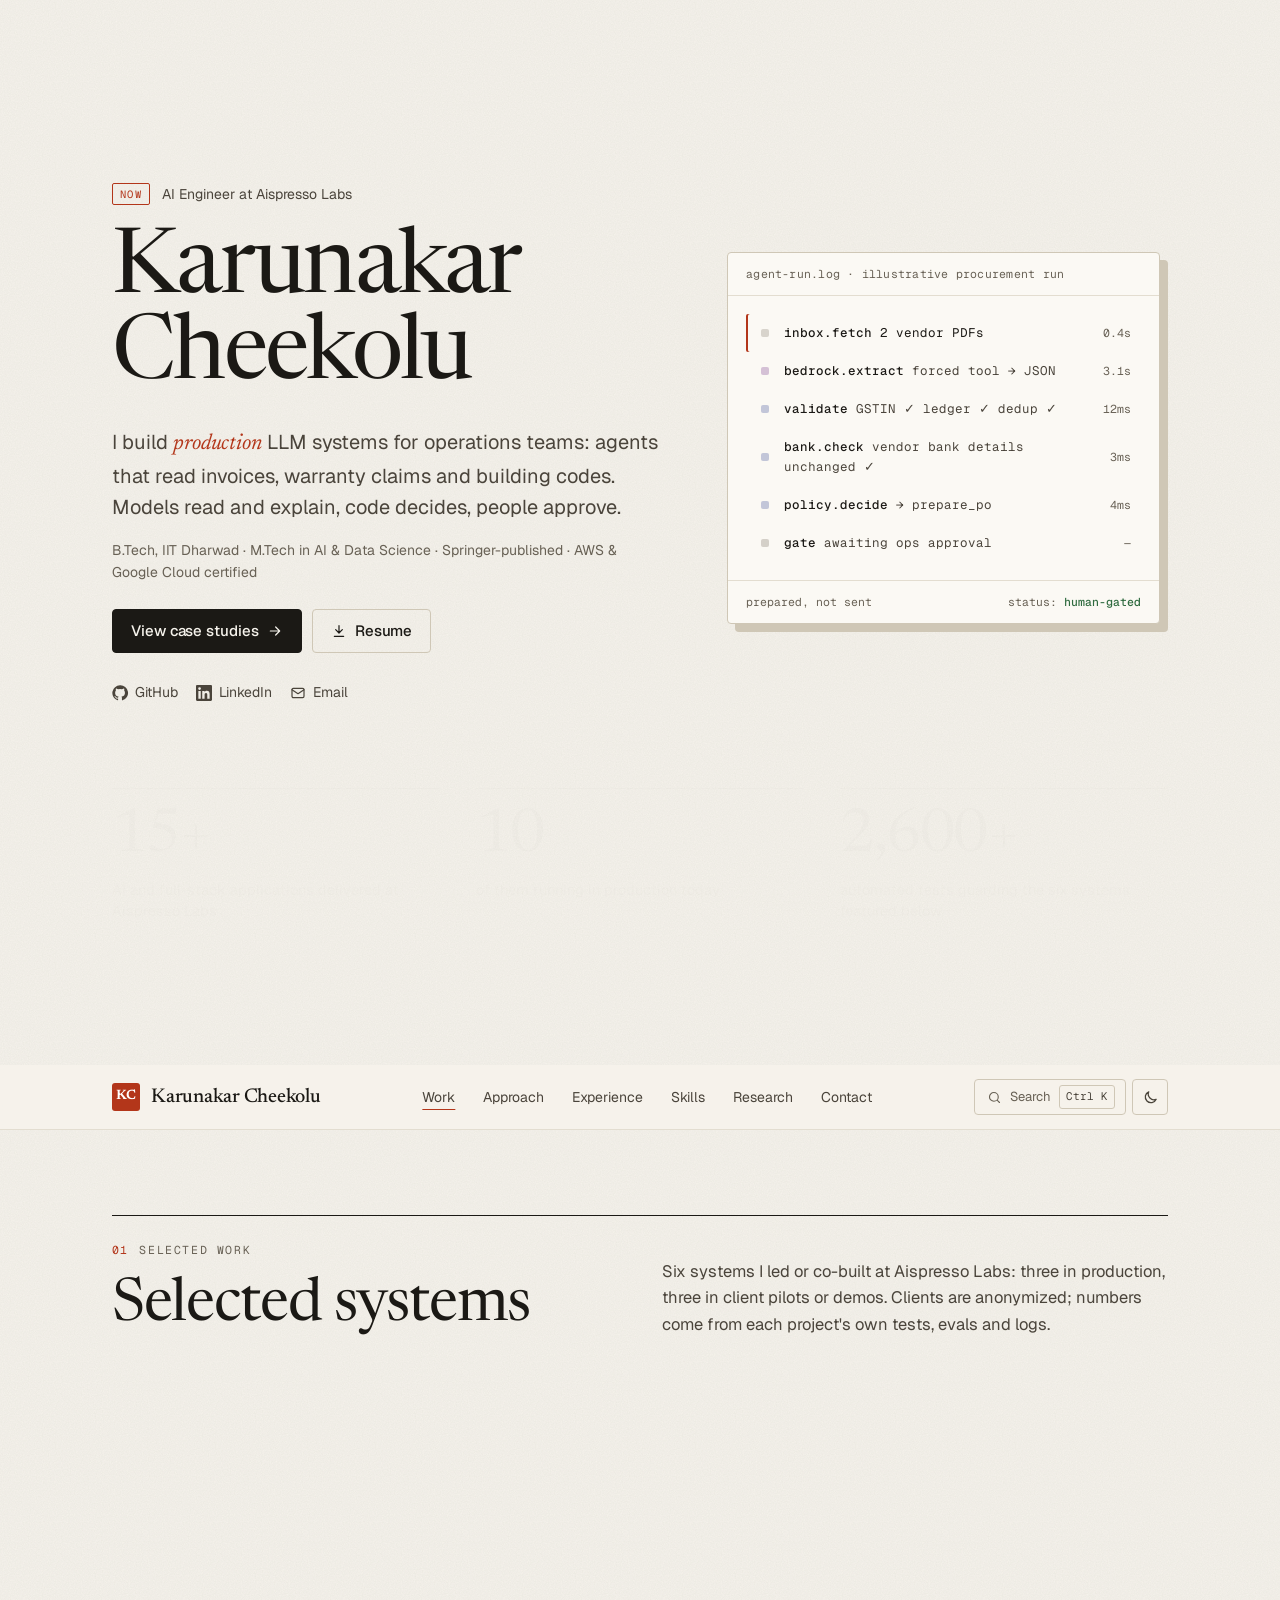
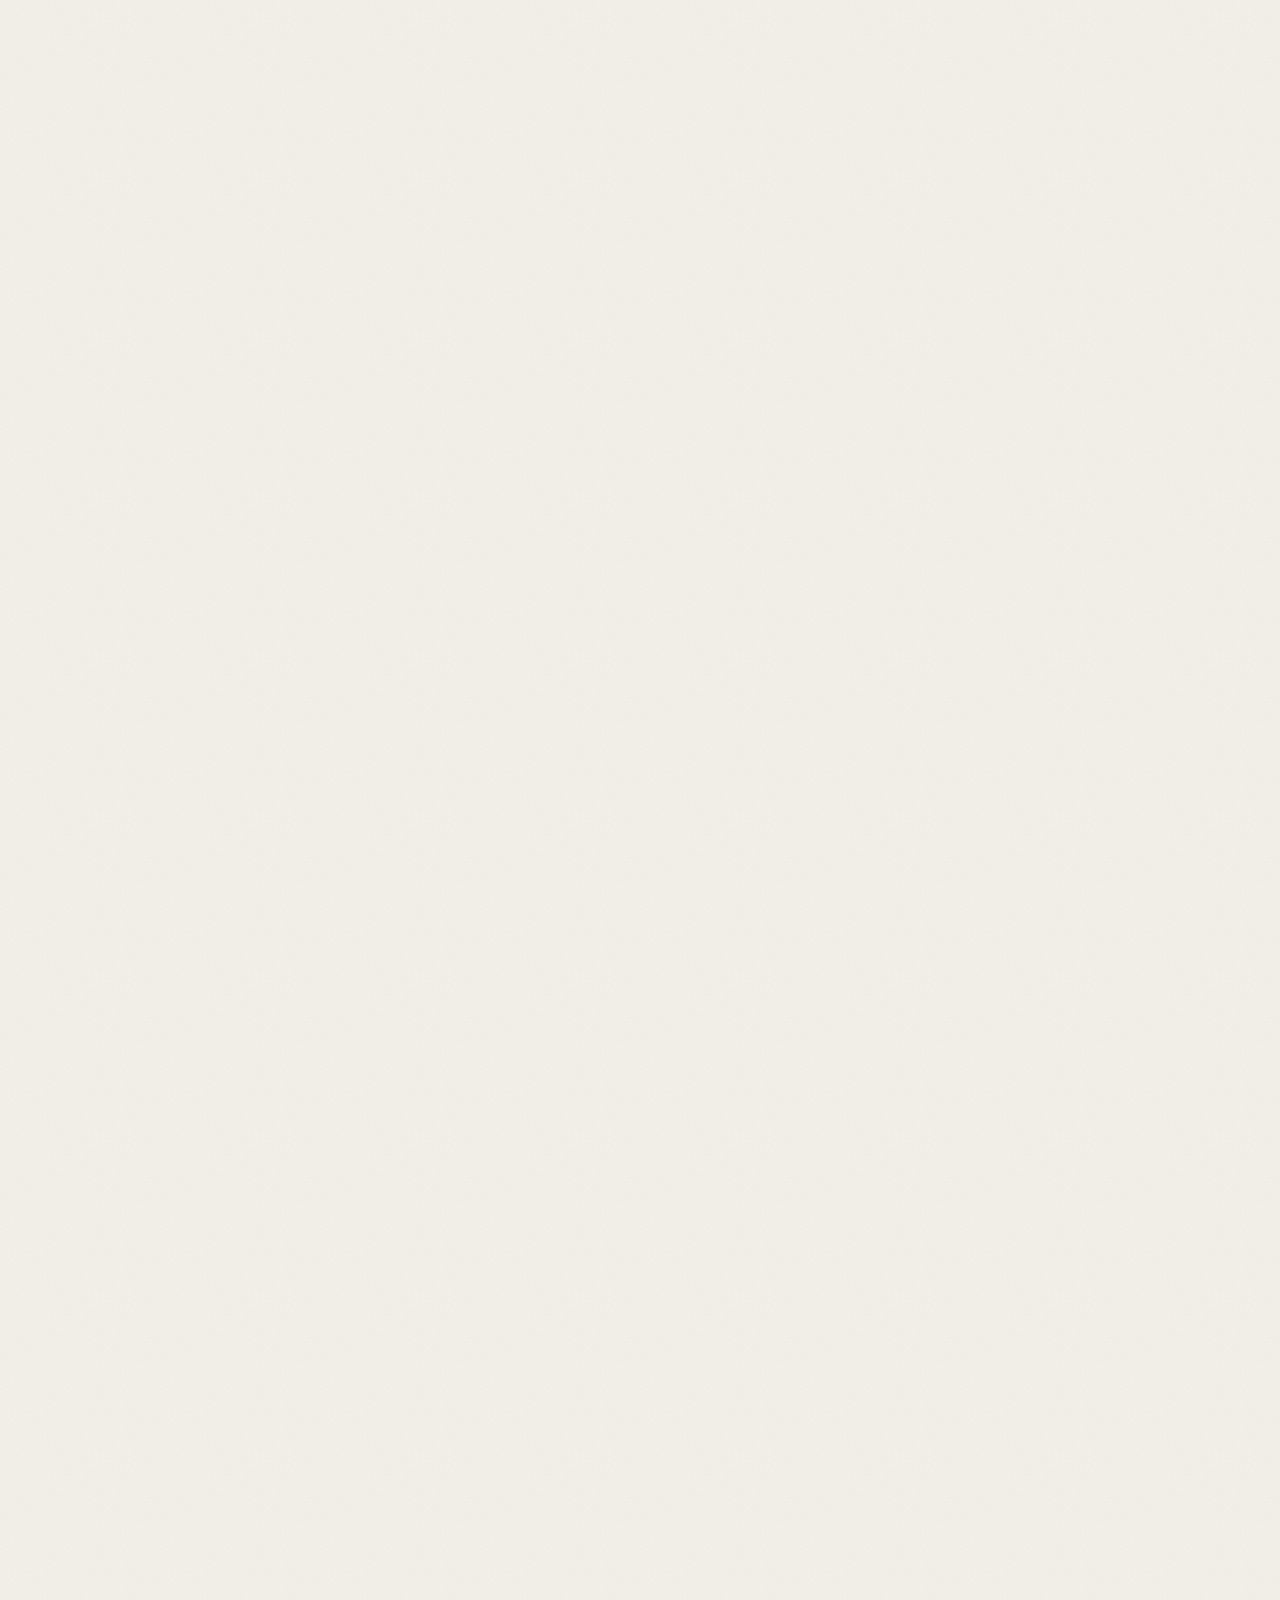
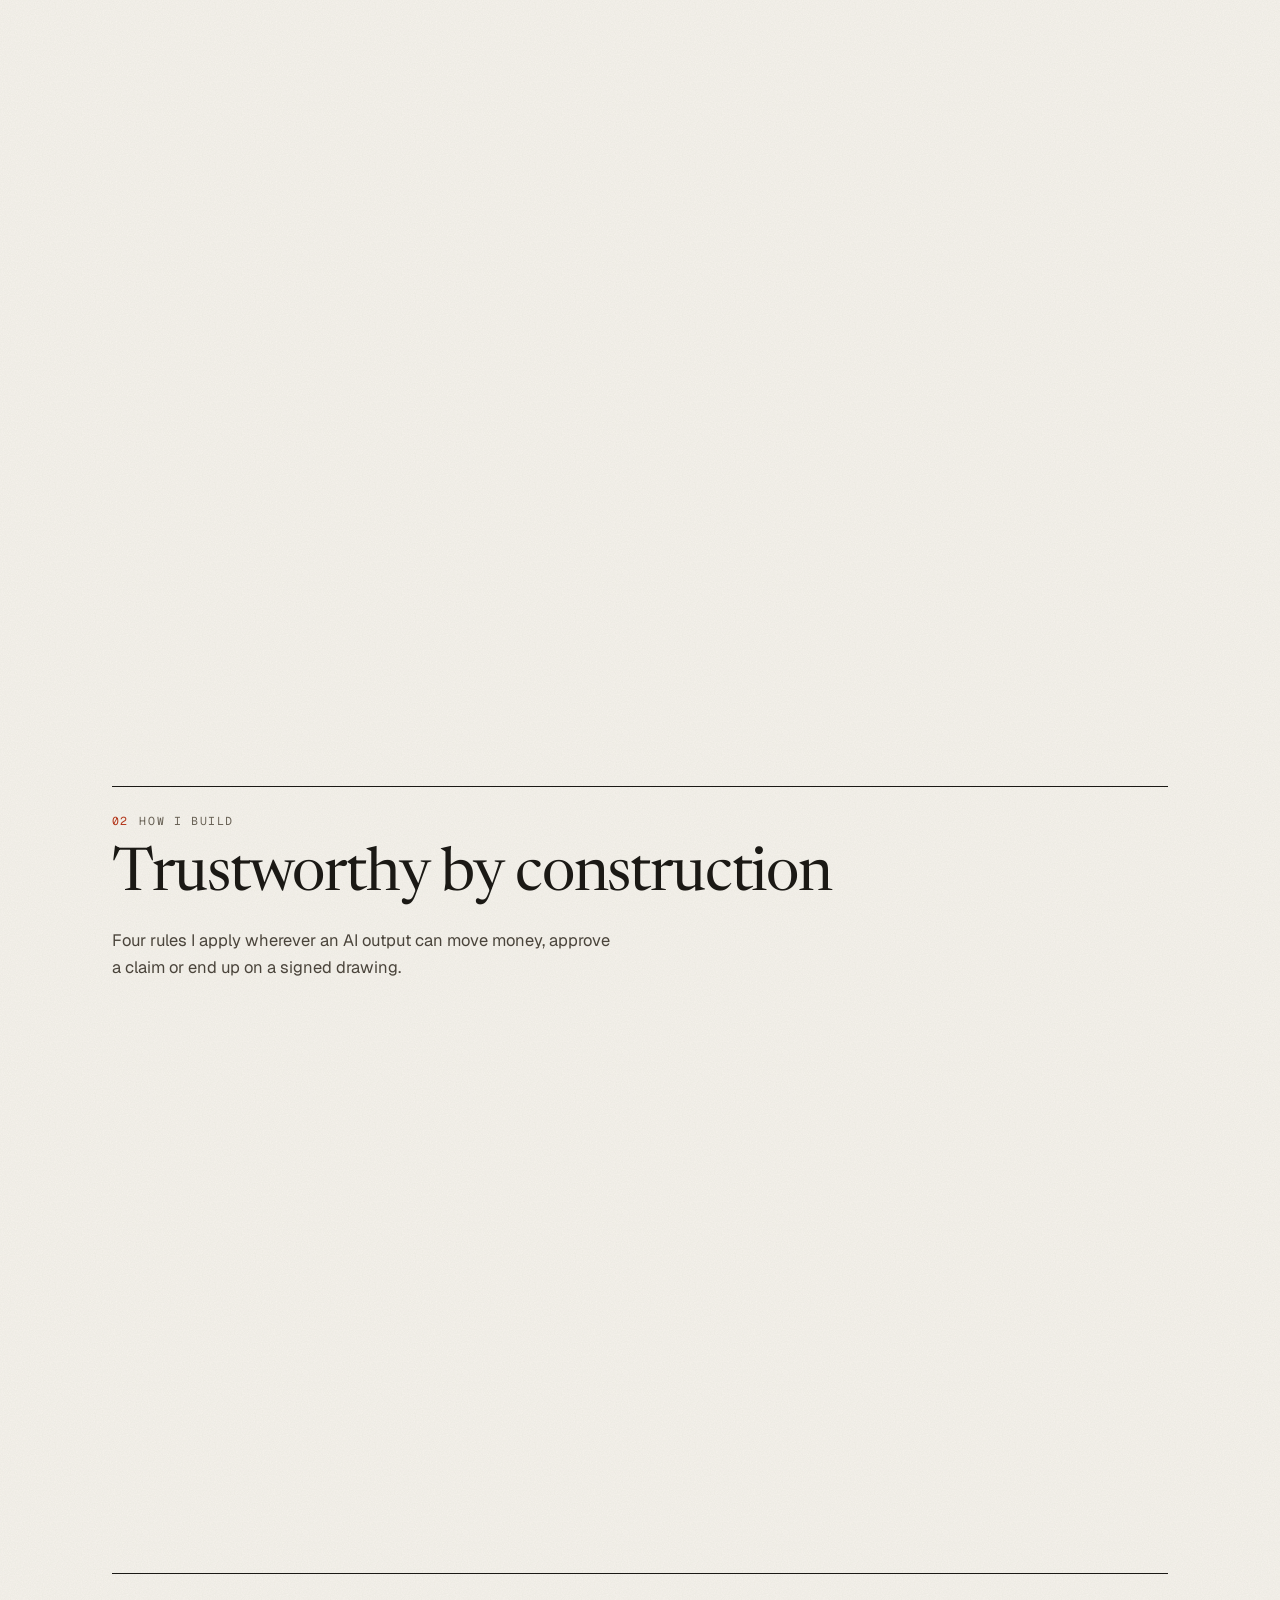
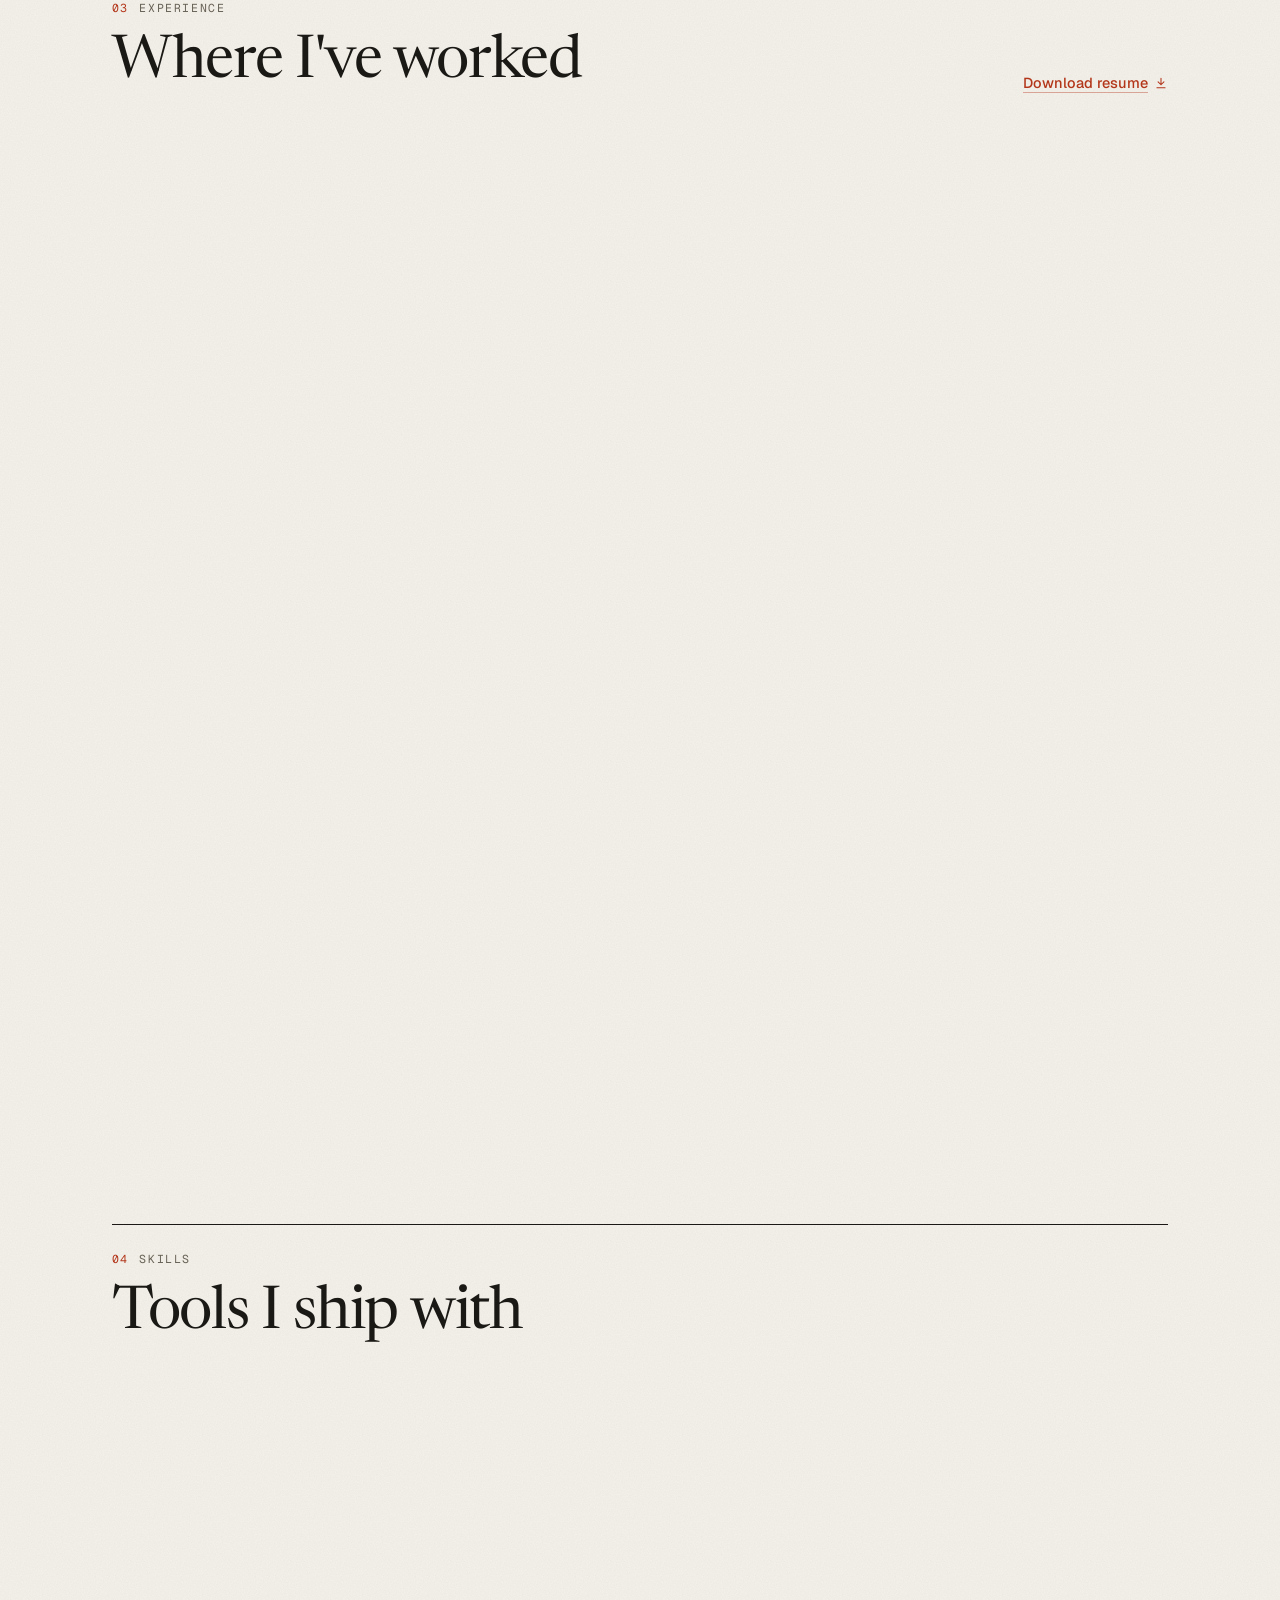
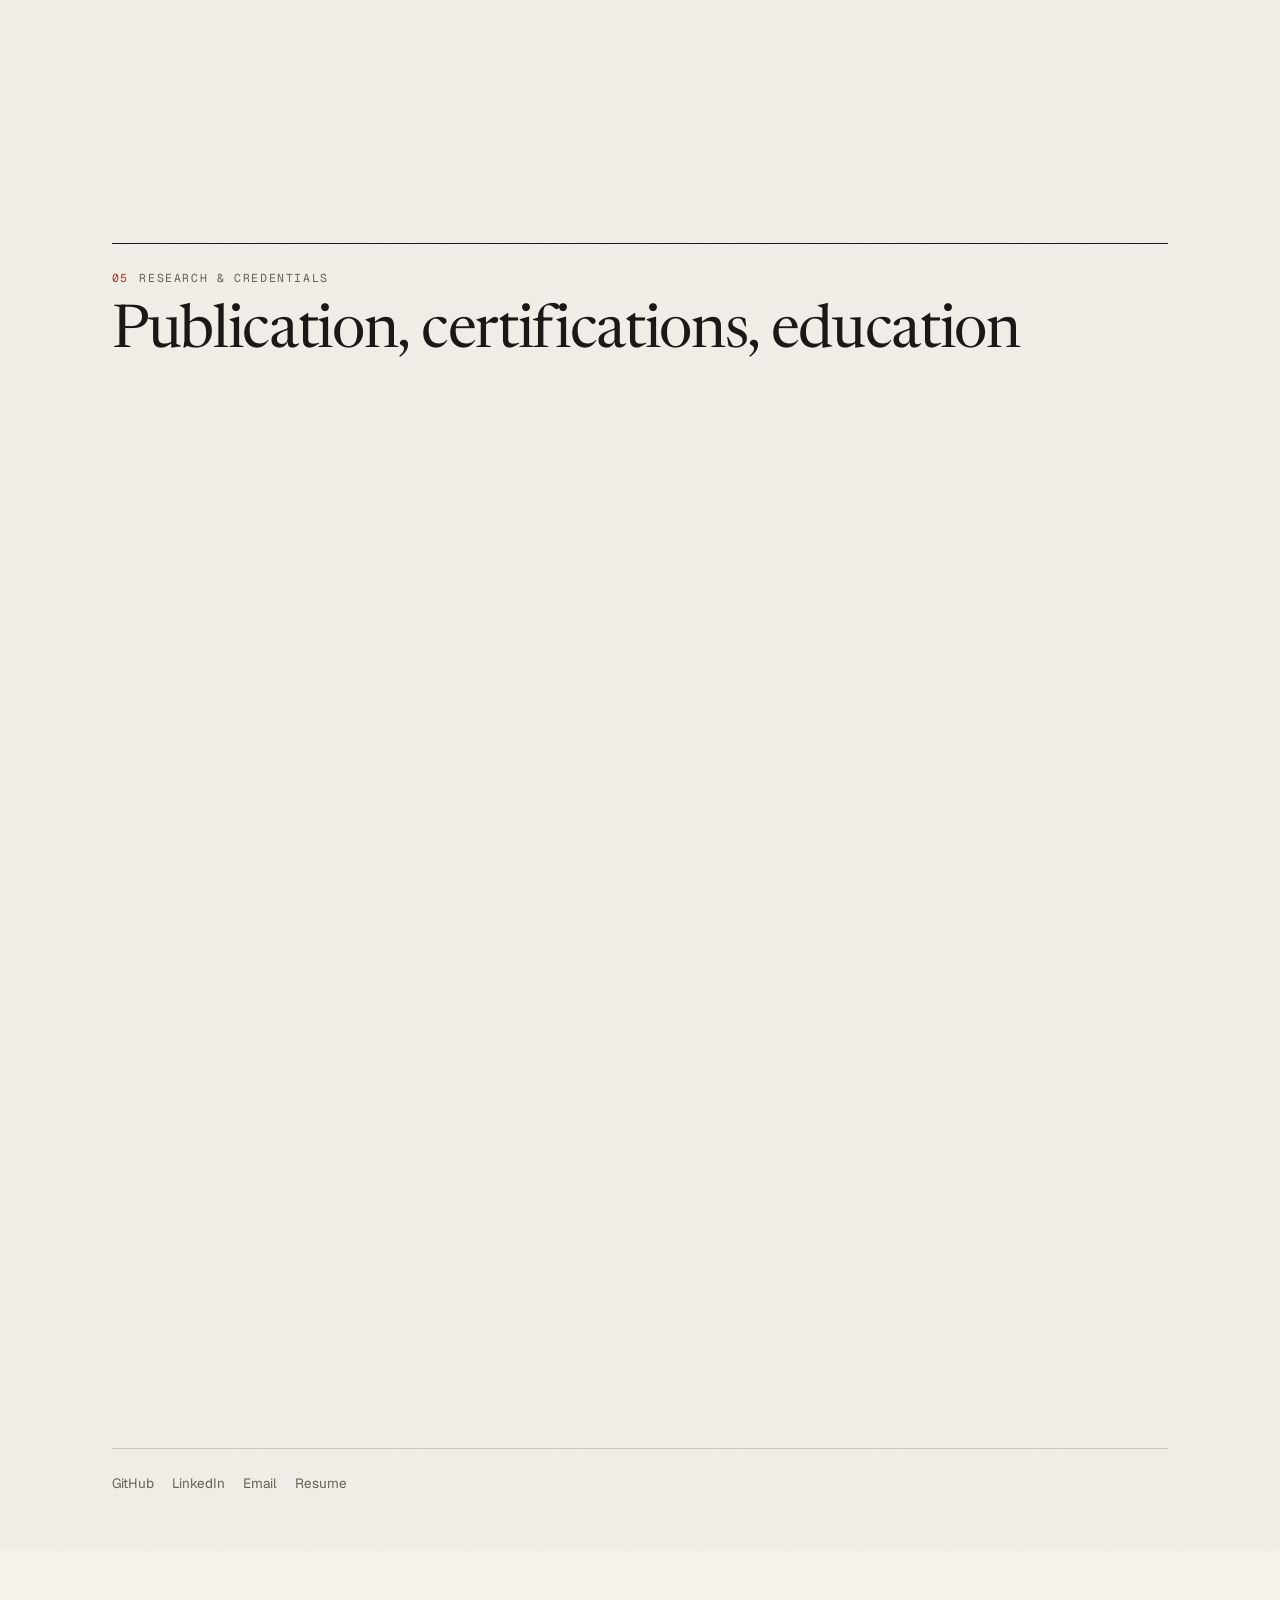
<file: work/index.html>
<!doctype html>
<html lang="en"><head><meta charset="utf-8"><title>Case studies | Karunakar Cheekolu</title>
<meta name="robots" content="noindex"><link rel="canonical" href="https://karun-ch.github.io/#work">
<meta http-equiv="refresh" content="0;url=/#work"></head>
<body><p><a href="/#work">See all case studies</a></p></body></html>
</file>
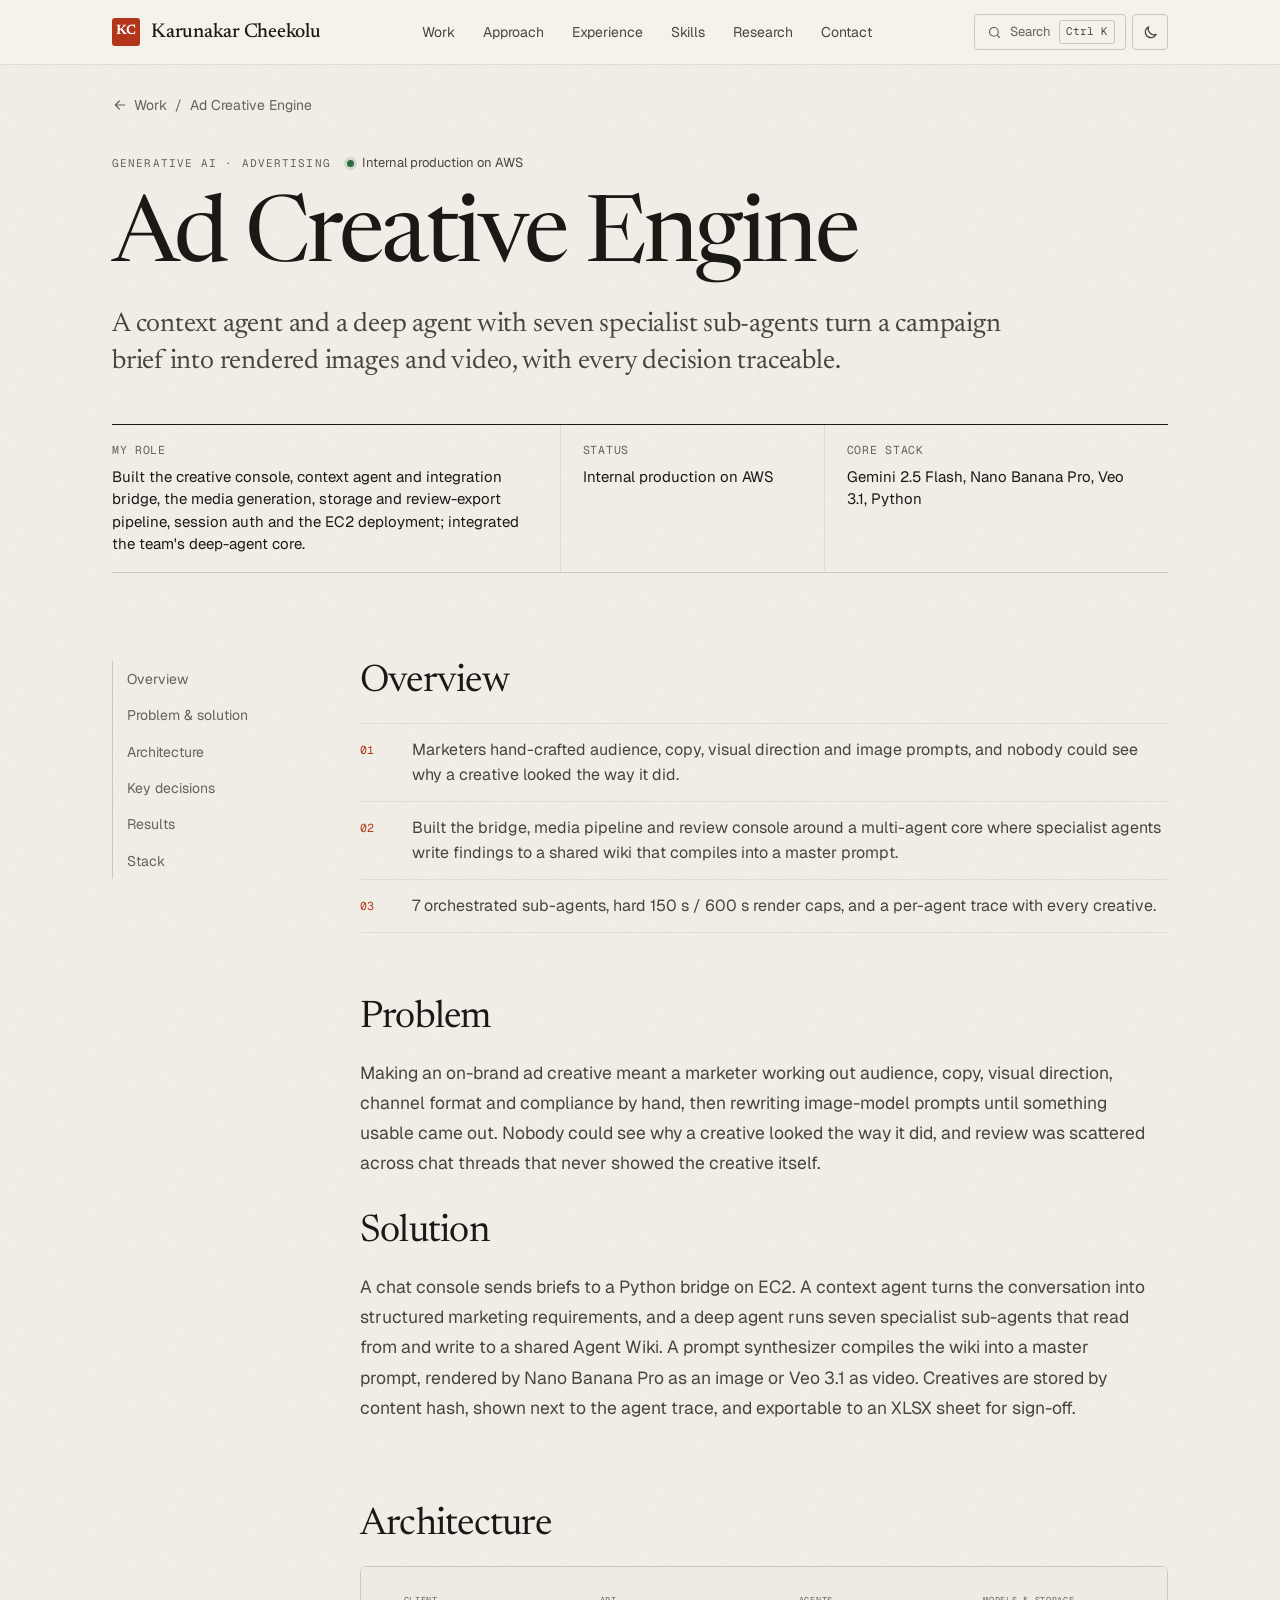
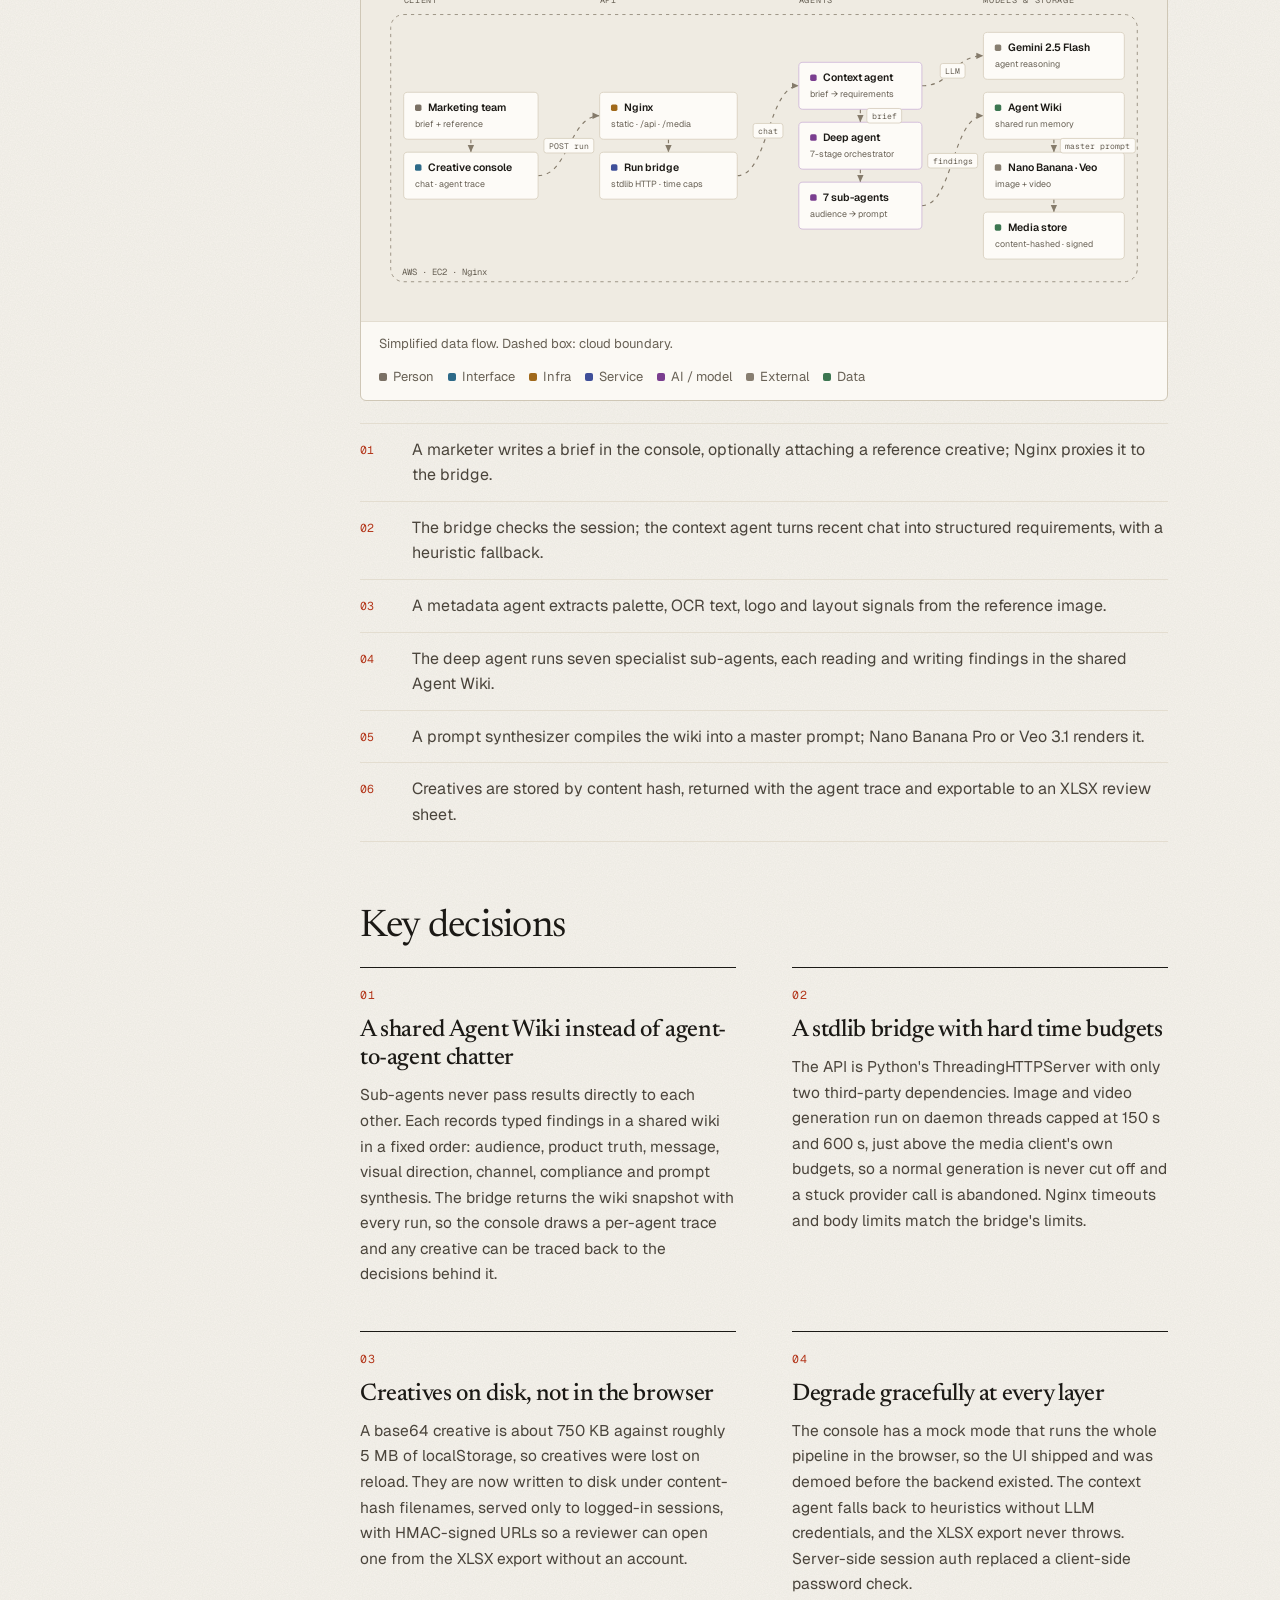
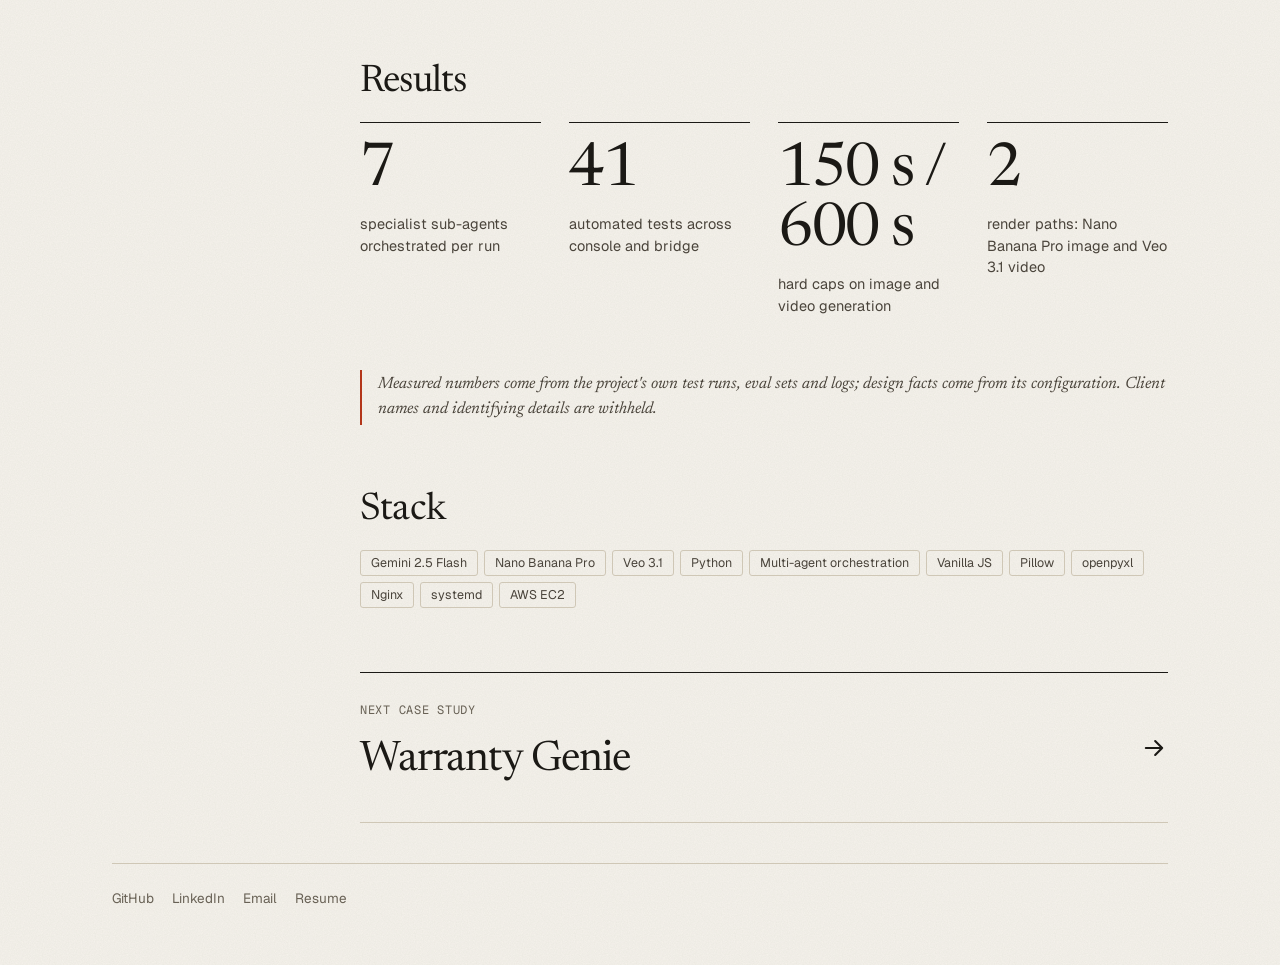
<file: work/ad-creative-engine/index.html>
<!doctype html>
<html lang="en" class="no-js">
<head>
<meta charset="utf-8">
<meta name="viewport" content="width=device-width, initial-scale=1">
<script>(function(){var d=document.documentElement;d.className=d.className.replace('no-js','js');var t=null;try{t=new URLSearchParams(location.search).get('theme')||localStorage.getItem('theme');}catch(e){}if(t==='dark'||t==='light'){d.setAttribute('data-theme',t);d.style.colorScheme=t;}setTimeout(function(){if(!window.__kc){d.classList.remove('js');d.classList.add('no-js');}},2500);})();</script>
<title>Ad Creative Engine: multi-agent ads | Karunakar Cheekolu</title>
<meta name="description" content="A context agent and a deep agent with seven specialist sub-agents turn a campaign brief into rendered images and video, with every decision traceable.">
<meta name="author" content="Karunakar Cheekolu">
<link rel="canonical" href="https://karun-ch.github.io/work/ad-creative-engine/">
<meta property="og:url" content="https://karun-ch.github.io/work/ad-creative-engine/">
<meta name="color-scheme" content="light">
<meta name="theme-color" content="#f6f3ec">
<meta name="referrer" content="strict-origin-when-cross-origin">
<meta property="og:type" content="article">
<meta property="og:site_name" content="Karunakar Cheekolu">
<meta property="og:locale" content="en_US">
<meta property="og:title" content="Ad Creative Engine: A multi-agent pipeline from a one-line brief to review-ready creatives">
<meta property="og:description" content="A context agent and a deep agent with seven specialist sub-agents turn a campaign brief into rendered images and video, with every decision traceable.">
<meta property="og:image" content="https://karun-ch.github.io/assets/og/ad-creative-engine.png">
<meta property="og:image:type" content="image/png">
<meta property="og:image:width" content="1200">
<meta property="og:image:height" content="630">
<meta property="og:image:alt" content="Ad Creative Engine case study by Karunakar Cheekolu">
<meta property="article:published_time" content="2026-10-21">
<meta property="article:modified_time" content="2026-10-21">
<meta property="article:author" content="https://karun-ch.github.io/">
<meta name="twitter:card" content="summary_large_image">
<meta name="twitter:title" content="Ad Creative Engine: A multi-agent pipeline from a one-line brief to review-ready creatives">
<meta name="twitter:description" content="A context agent and a deep agent with seven specialist sub-agents turn a campaign brief into rendered images and video, with every decision traceable.">
<meta name="twitter:image" content="https://karun-ch.github.io/assets/og/ad-creative-engine.png">
<meta name="twitter:image:alt" content="Ad Creative Engine case study by Karunakar Cheekolu">
<link rel="icon" href="/favicon.ico" sizes="48x48">
<link rel="icon" href="/favicon.svg" type="image/svg+xml">
<link rel="apple-touch-icon" href="/apple-touch-icon.png">
<link rel="manifest" href="/site.webmanifest">
<link rel="preconnect" href="https://fonts.googleapis.com">
<link rel="preconnect" href="https://fonts.gstatic.com" crossorigin>
<link rel="preload" as="style" href="https://fonts.googleapis.com/css2?family=Newsreader:ital,opsz,wght@0,6..72,300..700;1,6..72,400&family=Geist:wght@400..700&family=Geist+Mono:wght@400..600&display=swap" onload="this.onload=null;this.rel='stylesheet'">
<noscript><link rel="stylesheet" href="https://fonts.googleapis.com/css2?family=Newsreader:ital,opsz,wght@0,6..72,300..700;1,6..72,400&family=Geist:wght@400..700&family=Geist+Mono:wght@400..600&display=swap"></noscript>
<link rel="stylesheet" href="/assets/css/style.css?v=9b8057ca">
<script type="application/ld+json">{"@context": "https://schema.org", "@graph": [{"@type": "TechArticle", "headline": "Ad Creative Engine: A multi-agent pipeline from a one-line brief to review-ready creatives", "description": "A context agent and a deep agent with seven specialist sub-agents turn a campaign brief into rendered images and video, with every decision traceable.", "url": "https://karun-ch.github.io/work/ad-creative-engine/", "mainEntityOfPage": "https://karun-ch.github.io/work/ad-creative-engine/", "inLanguage": "en", "datePublished": "2026-10-21", "dateModified": "2026-10-21", "image": "https://karun-ch.github.io/assets/og/ad-creative-engine.png", "author": {"@type": "Person", "@id": "https://karun-ch.github.io/#person", "name": "Karunakar Cheekolu", "url": "https://karun-ch.github.io/"}, "about": [{"@type": "Thing", "name": "Generative AI"}, {"@type": "Thing", "name": "Advertising"}], "keywords": ["Gemini 2.5 Flash", "Nano Banana Pro", "Veo 3.1", "Python", "Multi-agent orchestration", "Vanilla JS", "Pillow", "openpyxl", "Nginx", "systemd"]}, {"@type": "BreadcrumbList", "itemListElement": [{"@type": "ListItem", "position": 1, "name": "Home", "item": "https://karun-ch.github.io/"}, {"@type": "ListItem", "position": 2, "name": "Ad Creative Engine", "item": "https://karun-ch.github.io/work/ad-creative-engine/"}]}]}</script>
</head>
<body>
<a class="skip" href="#main">Skip to content</a>
<header class="nav">
  <div class="container nav-inner">
    <a class="brand" href="/" aria-label="Karunakar Cheekolu, home"><span class="brand-mark" aria-hidden="true">KC</span><span>Karunakar Cheekolu</span></a>
    <nav aria-label="Primary"><ul class="nav-links" id="nav-links"><li><a href="/#work" data-section="work">Work</a></li><li><a href="/#approach" data-section="approach">Approach</a></li><li><a href="/#experience" data-section="experience">Experience</a></li><li><a href="/#skills" data-section="skills">Skills</a></li><li><a href="/#writing" data-section="writing">Research</a></li><li><a href="/#contact" data-section="contact">Contact</a></li></ul></nav>
    <div class="nav-actions">
      <button class="kbd-btn" type="button" data-cmdk-open aria-label="Search" aria-keyshortcuts="Control+K Meta+K"><svg viewBox="0 0 24 24" fill="none" stroke="currentColor" stroke-width="1.8" stroke-linecap="round" stroke-linejoin="round" aria-hidden="true"><circle cx="11" cy="11" r="7"/><path d="m20 20-3.5-3.5"/></svg><span class="lbl">Search</span><kbd>Ctrl K</kbd></button>
      <button class="icon-btn" type="button" data-theme-toggle aria-label="Dark theme" aria-pressed="false"><span class="theme-icon-light"><svg viewBox="0 0 24 24" fill="none" stroke="currentColor" stroke-width="1.8" stroke-linecap="round" stroke-linejoin="round" aria-hidden="true"><path d="M20 14.5A8 8 0 0 1 9.5 4 8 8 0 1 0 20 14.5Z"/></svg></span><span class="theme-icon-dark"><svg viewBox="0 0 24 24" fill="none" stroke="currentColor" stroke-width="1.8" stroke-linecap="round" stroke-linejoin="round" aria-hidden="true"><circle cx="12" cy="12" r="4"/><path d="M12 2v2M12 20v2M4.9 4.9l1.4 1.4M17.7 17.7l1.4 1.4M2 12h2M20 12h2M4.9 19.1l1.4-1.4M17.7 6.3l1.4-1.4"/></svg></span></button>
      <button class="icon-btn menu-btn" type="button" data-menu aria-controls="nav-links" aria-expanded="false" aria-label="Menu"><svg viewBox="0 0 24 24" fill="none" stroke="currentColor" stroke-width="1.8" stroke-linecap="round" stroke-linejoin="round" aria-hidden="true"><path d="M4 7h16M4 12h16M4 17h16"/></svg></button>
    </div>
  </div>
</header>
<main id="main">
<div class="container">
  <nav class="crumbs" aria-label="Breadcrumb"><a href="/#work"><svg viewBox="0 0 24 24" fill="none" stroke="currentColor" stroke-width="1.8" stroke-linecap="round" stroke-linejoin="round" aria-hidden="true"><path d="M19 12H5M11 18l-6-6 6-6"/></svg>Work</a><span aria-hidden="true">/</span><span aria-current="page">Ad Creative Engine</span></nav>
  <header class="case-hero">
    <div class="card-top" style="justify-content:flex-start;gap:16px;flex-wrap:wrap"><span class="card-domain">Generative AI · Advertising</span><span class="status"><span class="dot" aria-hidden="true"></span>Internal production on AWS</span></div>
    <h1>Ad Creative Engine</h1>
    <p class="tagline">A context agent and a deep agent with seven specialist sub-agents turn a campaign brief into rendered images and video, with every decision traceable.</p>
    <dl class="case-meta">
      <div><dt>My role</dt><dd>Built the creative console, context agent and integration bridge, the media generation, storage and review-export pipeline, session auth and the EC2 deployment; integrated the team&#x27;s deep-agent core.</dd></div>
      <div><dt>Status</dt><dd>Internal production on AWS</dd></div>
      <div><dt>Core stack</dt><dd>Gemini 2.5 Flash, Nano Banana Pro, Veo 3.1, Python</dd></div>
    </dl>
  </header>
  <div class="case-layout">
    <nav class="toc" aria-label="On this page"><a href="#overview" data-section="overview">Overview</a><a href="#problem" data-section="problem">Problem & solution</a><a href="#architecture" data-section="architecture">Architecture</a><a href="#decisions" data-section="decisions">Key decisions</a><a href="#results" data-section="results">Results</a><a href="#stack" data-section="stack">Stack</a></nav>
    <div>
      <section class="case-section" id="overview" style="padding-top:0"><h2>Overview</h2><ul class="flow" style="margin-top:0"><li>Marketers hand-crafted audience, copy, visual direction and image prompts, and nobody could see why a creative looked the way it did.</li><li>Built the bridge, media pipeline and review console around a multi-agent core where specialist agents write findings to a shared wiki that compiles into a master prompt.</li><li>7 orchestrated sub-agents, hard 150 s / 600 s render caps, and a per-agent trace with every creative.</li></ul></section>
      <section class="case-section" id="problem" style="padding-top:0"><h2>Problem</h2><p>Making an on-brand ad creative meant a marketer working out audience, copy, visual direction, channel format and compliance by hand, then rewriting image-model prompts until something usable came out. Nobody could see why a creative looked the way it did, and review was scattered across chat threads that never showed the creative itself.</p><h2 style="margin-top:32px">Solution</h2><p>A chat console sends briefs to a Python bridge on EC2. A context agent turns the conversation into structured marketing requirements, and a deep agent runs seven specialist sub-agents that read from and write to a shared Agent Wiki. A prompt synthesizer compiles the wiki into a master prompt, rendered by Nano Banana Pro as an image or Veo 3.1 as video. Creatives are stored by content hash, shown next to the agent trace, and exportable to an XLSX sheet for sign-off.</p></section>
      <section class="case-section" id="architecture" style="padding-top:0">
        <h2>Architecture</h2>
        <figure class="figure">
          <div class="figure-body" tabindex="0" role="region" aria-label="Ad Creative Engine architecture diagram, scrolls horizontally on small screens"><svg class="arch" viewBox="0 0 946 388" role="img" aria-labelledby="t-ad-creative-engine d-ad-creative-engine"><title id="t-ad-creative-engine">Ad Creative Engine architecture</title><desc id="d-ad-creative-engine">Data flow: Marketing team (person) to Creative console (interface); Creative console (interface) to Nginx (infrastructure) (POST run); Nginx (infrastructure) to Run bridge (service); Run bridge (service) to Context agent (AI model) (chat); Context agent (AI model) to Deep agent (AI model) (brief); Deep agent (AI model) to 7 sub-agents (AI model); Context agent (AI model) to Gemini 2.5 Flash (external system) (LLM); 7 sub-agents (AI model) to Agent Wiki (data store) (findings); Agent Wiki (data store) to Nano Banana · Veo (external system) (master prompt); Nano Banana · Veo (external system) to Media store (data store).</desc><defs><marker id="arr-ad-creative-engine" viewBox="0 0 10 10" refX="9" refY="5" markerWidth="7" markerHeight="7" orient="auto-start-reverse"><path class="arrow" d="M0 1 L9 5 L0 9 z"/></marker></defs><rect class="boundary" x="12" y="34" width="922" height="330" rx="16"/><text class="boundary-label" x="26" y="356">AWS · EC2 · Nginx</text><text class="layer-name" x="28" y="20">Client</text><text class="layer-name" x="270" y="20">API</text><text class="layer-name" x="516" y="20">Agents</text><text class="layer-name" x="744" y="20">Models &amp; storage</text><path class="edge" d="M111.0,188.0 L111.0,204.0" marker-end="url(#arr-ad-creative-engine)"/><path class="edge" d="M194.0,233.0 C232.0,233.0 232.0,159.0 270.0,159.0" marker-end="url(#arr-ad-creative-engine)"/><path class="edge" d="M355.0,188.0 L355.0,204.0" marker-end="url(#arr-ad-creative-engine)"/><path class="edge" d="M440.0,233.0 C478.0,233.0 478.0,122.0 516.0,122.0" marker-end="url(#arr-ad-creative-engine)"/><path class="edge" d="M592.0,151.0 L592.0,167.0" marker-end="url(#arr-ad-creative-engine)"/><path class="edge" d="M592.0,225.0 L592.0,241.0" marker-end="url(#arr-ad-creative-engine)"/><path class="edge" d="M668.0,122.0 C706.0,122.0 706.0,85.0 744.0,85.0" marker-end="url(#arr-ad-creative-engine)"/><path class="edge" d="M668.0,270.0 C706.0,270.0 706.0,159.0 744.0,159.0" marker-end="url(#arr-ad-creative-engine)"/><path class="edge" d="M831.0,188.0 L831.0,204.0" marker-end="url(#arr-ad-creative-engine)"/><path class="edge" d="M831.0,262.0 L831.0,278.0" marker-end="url(#arr-ad-creative-engine)"/><g class="node user"><rect class="box" x="28" y="130.0" width="166" height="58" rx="11"/><rect class="k-user" x="42" y="145.0" width="8" height="8" rx="2"/><text class="label" x="58" y="153.5">Marketing team</text><text class="sub" x="42" y="173.0">brief + reference</text></g><g class="node ui"><rect class="box" x="28" y="204.0" width="166" height="58" rx="11"/><rect class="k-ui" x="42" y="219.0" width="8" height="8" rx="2"/><text class="label" x="58" y="227.5">Creative console</text><text class="sub" x="42" y="247.0">chat · agent trace</text></g><g class="node infra"><rect class="box" x="270" y="130.0" width="170" height="58" rx="11"/><rect class="k-infra" x="284" y="145.0" width="8" height="8" rx="2"/><text class="label" x="300" y="153.5">Nginx</text><text class="sub" x="284" y="173.0">static · /api · /media</text></g><g class="node service"><rect class="box" x="270" y="204.0" width="170" height="58" rx="11"/><rect class="k-service" x="284" y="219.0" width="8" height="8" rx="2"/><text class="label" x="300" y="227.5">Run bridge</text><text class="sub" x="284" y="247.0">stdlib HTTP · time caps</text></g><g class="node ai"><rect class="box" x="516" y="93.0" width="152" height="58" rx="11"/><rect class="k-ai" x="530" y="108.0" width="8" height="8" rx="2"/><text class="label" x="546" y="116.5">Context agent</text><text class="sub" x="530" y="136.0">brief → requirements</text></g><g class="node ai"><rect class="box" x="516" y="167.0" width="152" height="58" rx="11"/><rect class="k-ai" x="530" y="182.0" width="8" height="8" rx="2"/><text class="label" x="546" y="190.5">Deep agent</text><text class="sub" x="530" y="210.0">7-stage orchestrator</text></g><g class="node ai"><rect class="box" x="516" y="241.0" width="152" height="58" rx="11"/><rect class="k-ai" x="530" y="256.0" width="8" height="8" rx="2"/><text class="label" x="546" y="264.5">7 sub-agents</text><text class="sub" x="530" y="284.0">audience → prompt</text></g><g class="node external"><rect class="box" x="744" y="56.0" width="174" height="58" rx="11"/><rect class="k-external" x="758" y="71.0" width="8" height="8" rx="2"/><text class="label" x="774" y="79.5">Gemini 2.5 Flash</text><text class="sub" x="758" y="99.0">agent reasoning</text></g><g class="node data"><rect class="box" x="744" y="130.0" width="174" height="58" rx="11"/><rect class="k-data" x="758" y="145.0" width="8" height="8" rx="2"/><text class="label" x="774" y="153.5">Agent Wiki</text><text class="sub" x="758" y="173.0">shared run memory</text></g><g class="node external"><rect class="box" x="744" y="204.0" width="174" height="58" rx="11"/><rect class="k-external" x="758" y="219.0" width="8" height="8" rx="2"/><text class="label" x="774" y="227.5">Nano Banana · Veo</text><text class="sub" x="758" y="247.0">image + video</text></g><g class="node data"><rect class="box" x="744" y="278.0" width="174" height="58" rx="11"/><rect class="k-data" x="758" y="293.0" width="8" height="8" rx="2"/><text class="label" x="774" y="301.5">Media store</text><text class="sub" x="758" y="321.0">content-hashed · signed</text></g><g class="edge-label"><rect x="201.2" y="187.0" width="61.6" height="18" rx="9"/><text x="232.0" y="199.5" text-anchor="middle">POST run</text></g><g class="edge-label"><rect x="459.6" y="168.5" width="36.8" height="18" rx="9"/><text x="478.0" y="181.0" text-anchor="middle">chat</text></g><g class="edge-label"><rect x="600.0" y="150.0" width="43.0" height="18" rx="9"/><text x="621.5" y="162.5" text-anchor="middle">brief</text></g><g class="edge-label"><rect x="690.7" y="94.5" width="30.6" height="18" rx="9"/><text x="706.0" y="107.0" text-anchor="middle">LLM</text></g><g class="edge-label"><rect x="675.2" y="205.5" width="61.6" height="18" rx="9"/><text x="706.0" y="218.0" text-anchor="middle">findings</text></g><g class="edge-label"><rect x="839.0" y="187.0" width="92.6" height="18" rx="9"/><text x="885.3" y="199.5" text-anchor="middle">master prompt</text></g></svg></div>
          <figcaption><span>Simplified data flow. Dashed box: cloud boundary.</span><span class="legend"><span><i style="background:var(--k-user)"></i>Person</span><span><i style="background:var(--k-ui)"></i>Interface</span><span><i style="background:var(--k-infra)"></i>Infra</span><span><i style="background:var(--k-service)"></i>Service</span><span><i style="background:var(--k-ai)"></i>AI / model</span><span><i style="background:var(--k-external)"></i>External</span><span><i style="background:var(--k-data)"></i>Data</span></span></figcaption>
        </figure>
        <ol class="flow"><li>A marketer writes a brief in the console, optionally attaching a reference creative; Nginx proxies it to the bridge.</li><li>The bridge checks the session; the context agent turns recent chat into structured requirements, with a heuristic fallback.</li><li>A metadata agent extracts palette, OCR text, logo and layout signals from the reference image.</li><li>The deep agent runs seven specialist sub-agents, each reading and writing findings in the shared Agent Wiki.</li><li>A prompt synthesizer compiles the wiki into a master prompt; Nano Banana Pro or Veo 3.1 renders it.</li><li>Creatives are stored by content hash, returned with the agent trace and exportable to an XLSX review sheet.</li></ol>
      </section>
      <section class="case-section" id="decisions" style="padding-top:0"><h2>Key decisions</h2><div class="decisions"><article class="decision"><h3>A shared Agent Wiki instead of agent-to-agent chatter</h3><p>Sub-agents never pass results directly to each other. Each records typed findings in a shared wiki in a fixed order: audience, product truth, message, visual direction, channel, compliance and prompt synthesis. The bridge returns the wiki snapshot with every run, so the console draws a per-agent trace and any creative can be traced back to the decisions behind it.</p></article><article class="decision"><h3>A stdlib bridge with hard time budgets</h3><p>The API is Python&#x27;s ThreadingHTTPServer with only two third-party dependencies. Image and video generation run on daemon threads capped at 150 s and 600 s, just above the media client&#x27;s own budgets, so a normal generation is never cut off and a stuck provider call is abandoned. Nginx timeouts and body limits match the bridge&#x27;s limits.</p></article><article class="decision"><h3>Creatives on disk, not in the browser</h3><p>A base64 creative is about 750 KB against roughly 5 MB of localStorage, so creatives were lost on reload. They are now written to disk under content-hash filenames, served only to logged-in sessions, with HMAC-signed URLs so a reviewer can open one from the XLSX export without an account.</p></article><article class="decision"><h3>Degrade gracefully at every layer</h3><p>The console has a mock mode that runs the whole pipeline in the browser, so the UI shipped and was demoed before the backend existed. The context agent falls back to heuristics without LLM credentials, and the XLSX export never throws. Server-side session auth replaced a client-side password check.</p></article></div></section>
      <section class="case-section" id="results" style="padding-top:0"><h2>Results</h2><div class="results"><div class="stat"><div class="v">7</div><div class="l">specialist sub-agents orchestrated per run</div></div><div class="stat"><div class="v">41</div><div class="l">automated tests across console and bridge</div></div><div class="stat"><div class="v">150 s / 600 s</div><div class="l">hard caps on image and video generation</div></div><div class="stat"><div class="v">2</div><div class="l">render paths: Nano Banana Pro image and Veo 3.1 video</div></div></div>
        <div class="note">Measured numbers come from the project's own test runs, eval sets and logs; design facts come from its configuration. Client names and identifying details are withheld.</div></section>
      <section class="case-section" id="stack" style="padding-top:0"><h2>Stack</h2><div class="chips"><span class="chip">Gemini 2.5 Flash</span><span class="chip">Nano Banana Pro</span><span class="chip">Veo 3.1</span><span class="chip">Python</span><span class="chip">Multi-agent orchestration</span><span class="chip">Vanilla JS</span><span class="chip">Pillow</span><span class="chip">openpyxl</span><span class="chip">Nginx</span><span class="chip">systemd</span><span class="chip">AWS EC2</span></div></section>
      <a class="next-case" href="/work/warranty-genie/"><span><small>Next case study</small><b>Warranty Genie</b></span><svg viewBox="0 0 24 24" fill="none" stroke="currentColor" stroke-width="1.8" stroke-linecap="round" stroke-linejoin="round" aria-hidden="true"><path d="M5 12h14M13 6l6 6-6 6"/></svg></a>
    </div>
  </div>
</div>
</main>
<footer class="footer">
  <div class="container"><div class="footer-inner">
    <nav aria-label="Footer"><a href="https://github.com/karun-ch" rel="me noopener">GitHub</a><a href="https://www.linkedin.com/in/karunakar-ch9/" rel="me noopener">LinkedIn</a><a href="mailto:karunakarcheekolu09@gmail.com">Email</a><a href="/assets/Karunakar_Cheekolu_Resume.pdf">Resume</a></nav>
  </div></div>
</footer>
<p class="sr-only" role="status" id="live"></p>
<dialog class="cmdk" id="cmdk" aria-label="Search">
  <input class="cmdk-input" type="text" role="combobox" aria-expanded="true" aria-controls="cmdk-list" aria-autocomplete="list" placeholder="Jump to a case study, section or action…" aria-label="Search pages and actions" autocomplete="off" spellcheck="false">
  <ul class="cmdk-list" id="cmdk-list" role="listbox" aria-label="Results" tabindex="-1"></ul>
  <p class="sr-only" role="status" id="cmdk-status"></p>
  <div class="cmdk-foot" aria-hidden="true"><span><kbd>↑</kbd> <kbd>↓</kbd> navigate</span><span><kbd>Enter</kbd> open</span><span><kbd>Esc</kbd> close</span></div>
</dialog>
<script type="application/json" id="cmdk-data">[{"label": "Rivvet: Code-cited structural design, deterministic where it matters", "group": "Case study", "href": "/work/rivvet/"}, {"label": "Procurement Agent: An email-driven agent that prepares every step, while humans commit the money", "group": "Case study", "href": "/work/procurement-agent/"}, {"label": "Ad Creative Engine: A multi-agent pipeline from a one-line brief to review-ready creatives", "group": "Case study", "href": "/work/ad-creative-engine/"}, {"label": "Warranty Genie: Claude reads the evidence so reviewers only handle real exceptions", "group": "Case study", "href": "/work/warranty-genie/"}, {"label": "Forward Pricing Intelligence: Auditable forward prices, with an AI assistant that cannot invent a number", "group": "Case study", "href": "/work/forward-pricing/"}, {"label": "Manufacturing AI Agents Hub: Seven governed plant workflows, one hub, every action gated by a named person", "group": "Case study", "href": "/work/agents-hub/"}, {"label": "Selected systems", "group": "Section", "href": "/#work"}, {"label": "How I build", "group": "Section", "href": "/#approach"}, {"label": "Experience", "group": "Section", "href": "/#experience"}, {"label": "Skills", "group": "Section", "href": "/#skills"}, {"label": "Publication, certifications & education", "group": "Section", "href": "/#writing"}, {"label": "Contact", "group": "Section", "href": "/#contact"}, {"label": "Download resume (PDF)", "group": "Action", "href": "/assets/Karunakar_Cheekolu_Resume.pdf"}, {"label": "Copy email address", "group": "Action", "action": "copy-email"}, {"label": "Toggle light / dark theme", "group": "Action", "action": "theme"}, {"label": "GitHub", "group": "Link", "href": "https://github.com/karun-ch"}, {"label": "LinkedIn", "group": "Link", "href": "https://www.linkedin.com/in/karunakar-ch9/"}]</script>
<script type="application/json" id="site-data">{"email": "karunakarcheekolu09@gmail.com"}</script>
<script src="/assets/js/main.js?v=2c22358c" defer></script>
</body>
</html>
</file>
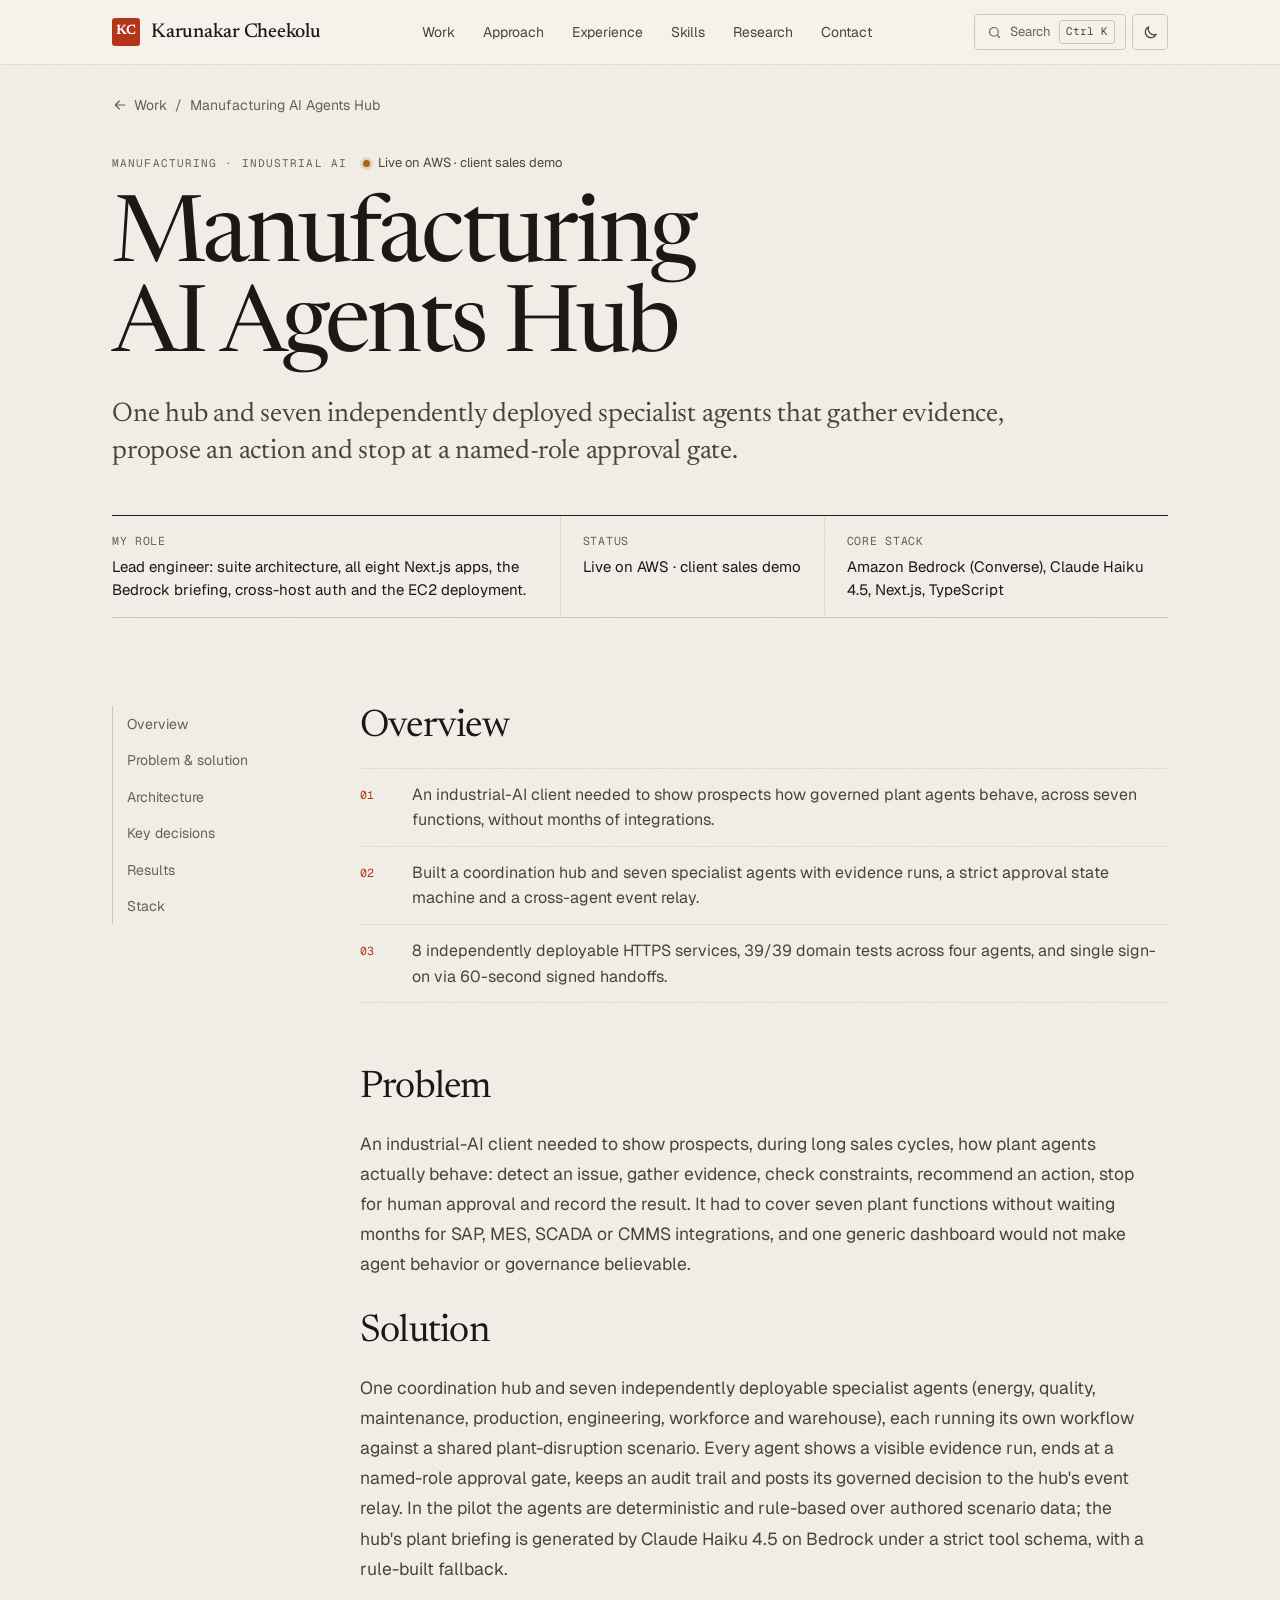
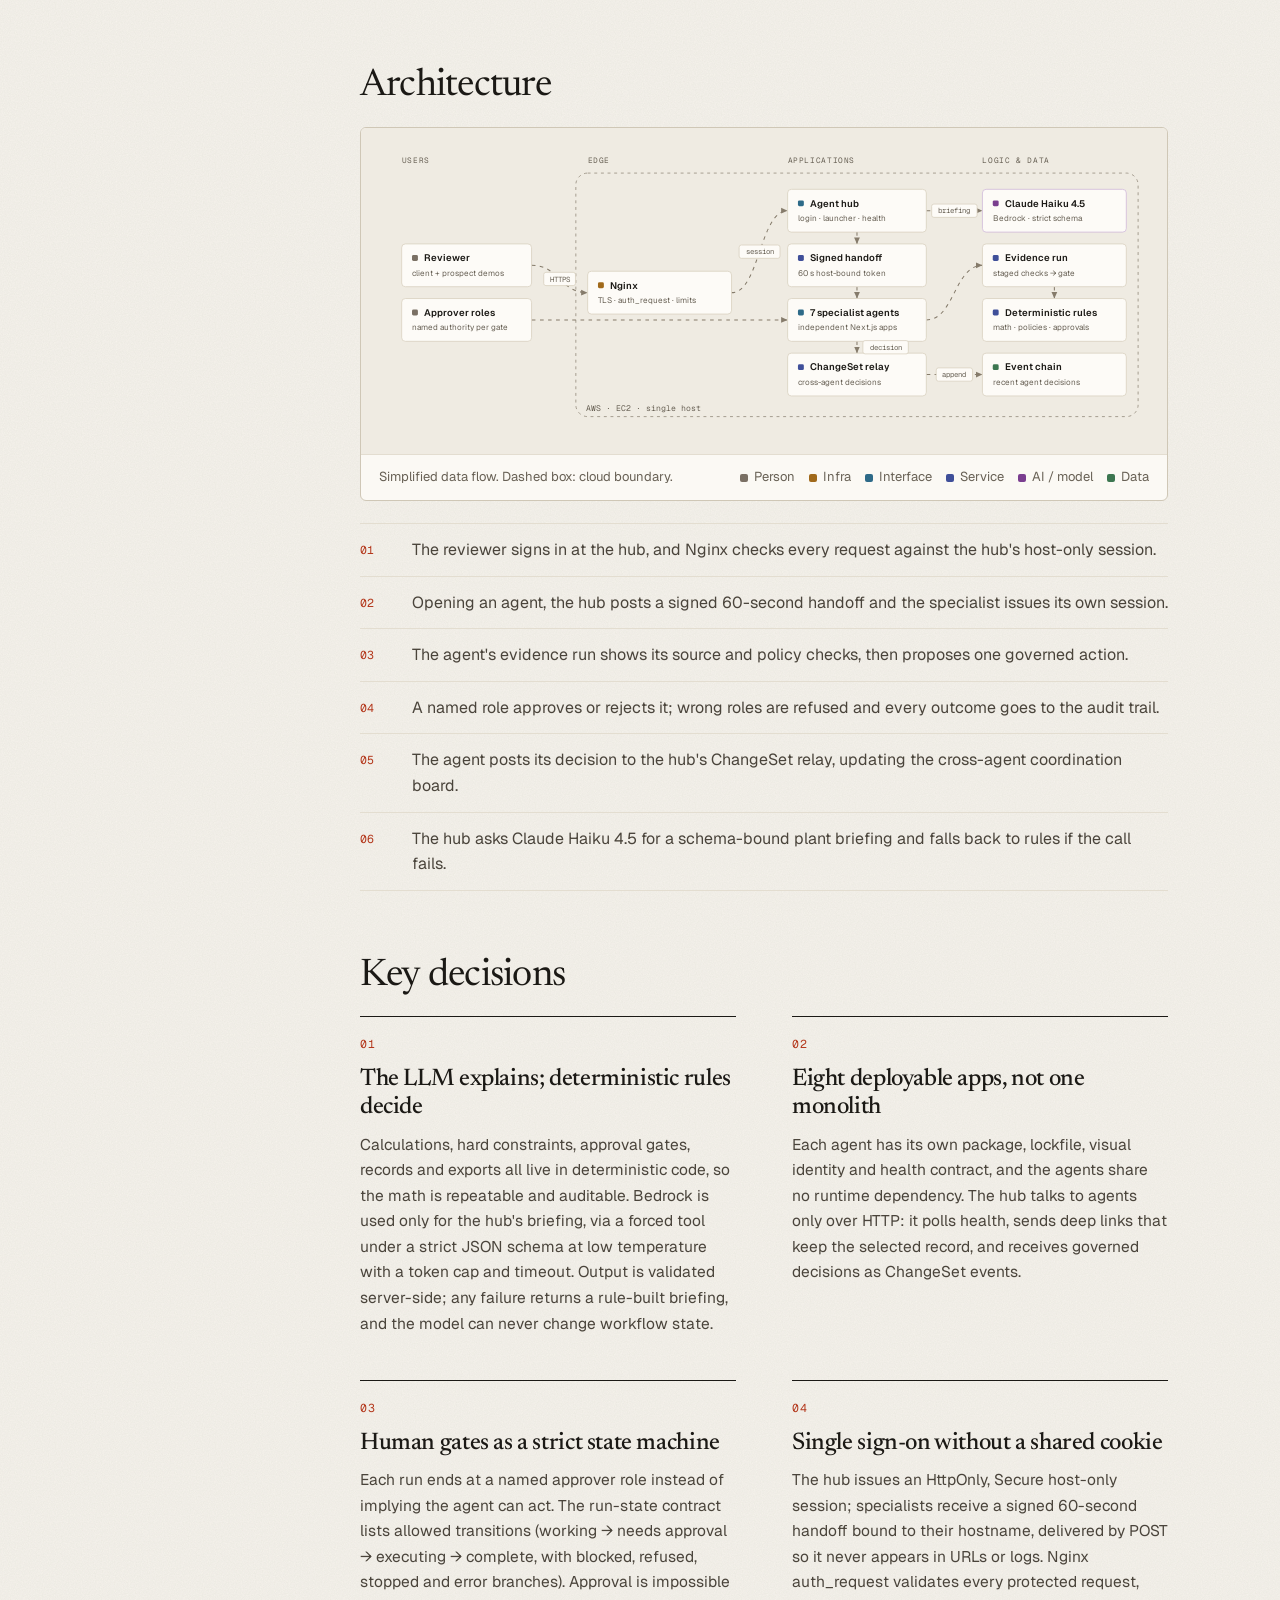
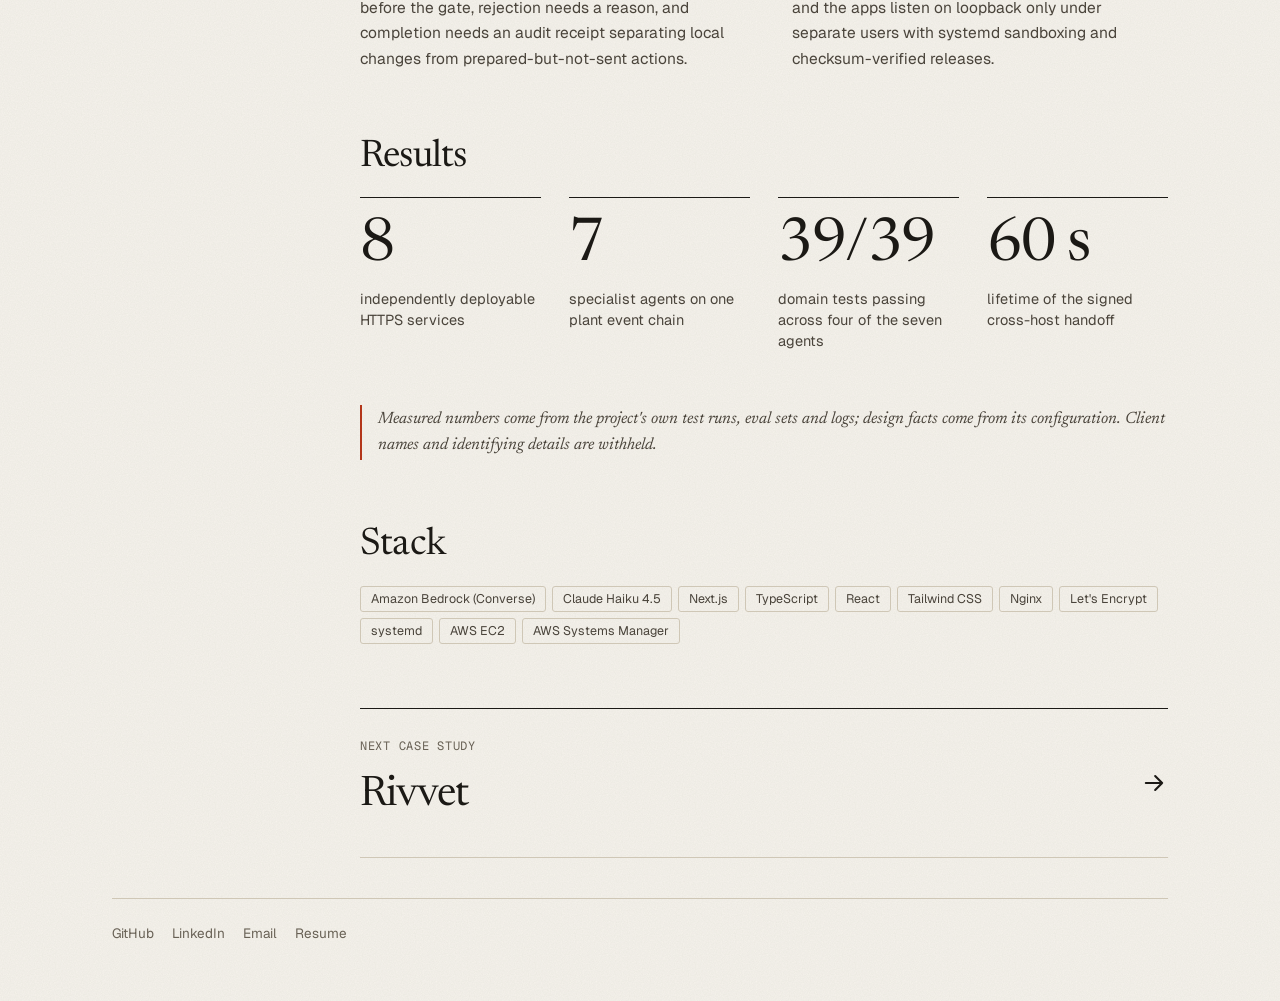
<file: work/agents-hub/index.html>
<!doctype html>
<html lang="en" class="no-js">
<head>
<meta charset="utf-8">
<meta name="viewport" content="width=device-width, initial-scale=1">
<script>(function(){var d=document.documentElement;d.className=d.className.replace('no-js','js');var t=null;try{t=new URLSearchParams(location.search).get('theme')||localStorage.getItem('theme');}catch(e){}if(t==='dark'||t==='light'){d.setAttribute('data-theme',t);d.style.colorScheme=t;}setTimeout(function(){if(!window.__kc){d.classList.remove('js');d.classList.add('no-js');}},2500);})();</script>
<title>Manufacturing AI Agents Hub | Karunakar Cheekolu</title>
<meta name="description" content="One hub and seven independently deployed specialist agents that gather evidence, propose an action and stop at a named-role approval gate.">
<meta name="author" content="Karunakar Cheekolu">
<link rel="canonical" href="https://karun-ch.github.io/work/agents-hub/">
<meta property="og:url" content="https://karun-ch.github.io/work/agents-hub/">
<meta name="color-scheme" content="light">
<meta name="theme-color" content="#f6f3ec">
<meta name="referrer" content="strict-origin-when-cross-origin">
<meta property="og:type" content="article">
<meta property="og:site_name" content="Karunakar Cheekolu">
<meta property="og:locale" content="en_US">
<meta property="og:title" content="Manufacturing AI Agents Hub: Seven governed plant workflows, one hub, every action gated by a named person">
<meta property="og:description" content="One hub and seven independently deployed specialist agents that gather evidence, propose an action and stop at a named-role approval gate.">
<meta property="og:image" content="https://karun-ch.github.io/assets/og/agents-hub.png">
<meta property="og:image:type" content="image/png">
<meta property="og:image:width" content="1200">
<meta property="og:image:height" content="630">
<meta property="og:image:alt" content="Manufacturing AI Agents Hub case study by Karunakar Cheekolu">
<meta property="article:published_time" content="2026-10-21">
<meta property="article:modified_time" content="2026-10-21">
<meta property="article:author" content="https://karun-ch.github.io/">
<meta name="twitter:card" content="summary_large_image">
<meta name="twitter:title" content="Manufacturing AI Agents Hub: Seven governed plant workflows, one hub, every action gated by a named person">
<meta name="twitter:description" content="One hub and seven independently deployed specialist agents that gather evidence, propose an action and stop at a named-role approval gate.">
<meta name="twitter:image" content="https://karun-ch.github.io/assets/og/agents-hub.png">
<meta name="twitter:image:alt" content="Manufacturing AI Agents Hub case study by Karunakar Cheekolu">
<link rel="icon" href="/favicon.ico" sizes="48x48">
<link rel="icon" href="/favicon.svg" type="image/svg+xml">
<link rel="apple-touch-icon" href="/apple-touch-icon.png">
<link rel="manifest" href="/site.webmanifest">
<link rel="preconnect" href="https://fonts.googleapis.com">
<link rel="preconnect" href="https://fonts.gstatic.com" crossorigin>
<link rel="preload" as="style" href="https://fonts.googleapis.com/css2?family=Newsreader:ital,opsz,wght@0,6..72,300..700;1,6..72,400&family=Geist:wght@400..700&family=Geist+Mono:wght@400..600&display=swap" onload="this.onload=null;this.rel='stylesheet'">
<noscript><link rel="stylesheet" href="https://fonts.googleapis.com/css2?family=Newsreader:ital,opsz,wght@0,6..72,300..700;1,6..72,400&family=Geist:wght@400..700&family=Geist+Mono:wght@400..600&display=swap"></noscript>
<link rel="stylesheet" href="/assets/css/style.css?v=9b8057ca">
<script type="application/ld+json">{"@context": "https://schema.org", "@graph": [{"@type": "TechArticle", "headline": "Manufacturing AI Agents Hub: Seven governed plant workflows, one hub, every action gated by a named person", "description": "One hub and seven independently deployed specialist agents that gather evidence, propose an action and stop at a named-role approval gate.", "url": "https://karun-ch.github.io/work/agents-hub/", "mainEntityOfPage": "https://karun-ch.github.io/work/agents-hub/", "inLanguage": "en", "datePublished": "2026-10-21", "dateModified": "2026-10-21", "image": "https://karun-ch.github.io/assets/og/agents-hub.png", "author": {"@type": "Person", "@id": "https://karun-ch.github.io/#person", "name": "Karunakar Cheekolu", "url": "https://karun-ch.github.io/"}, "about": [{"@type": "Thing", "name": "Manufacturing"}, {"@type": "Thing", "name": "Industrial AI"}], "keywords": ["Amazon Bedrock (Converse)", "Claude Haiku 4.5", "Next.js", "TypeScript", "React", "Tailwind CSS", "Nginx", "Let's Encrypt", "systemd", "AWS EC2"]}, {"@type": "BreadcrumbList", "itemListElement": [{"@type": "ListItem", "position": 1, "name": "Home", "item": "https://karun-ch.github.io/"}, {"@type": "ListItem", "position": 2, "name": "Manufacturing AI Agents Hub", "item": "https://karun-ch.github.io/work/agents-hub/"}]}]}</script>
</head>
<body>
<a class="skip" href="#main">Skip to content</a>
<header class="nav">
  <div class="container nav-inner">
    <a class="brand" href="/" aria-label="Karunakar Cheekolu, home"><span class="brand-mark" aria-hidden="true">KC</span><span>Karunakar Cheekolu</span></a>
    <nav aria-label="Primary"><ul class="nav-links" id="nav-links"><li><a href="/#work" data-section="work">Work</a></li><li><a href="/#approach" data-section="approach">Approach</a></li><li><a href="/#experience" data-section="experience">Experience</a></li><li><a href="/#skills" data-section="skills">Skills</a></li><li><a href="/#writing" data-section="writing">Research</a></li><li><a href="/#contact" data-section="contact">Contact</a></li></ul></nav>
    <div class="nav-actions">
      <button class="kbd-btn" type="button" data-cmdk-open aria-label="Search" aria-keyshortcuts="Control+K Meta+K"><svg viewBox="0 0 24 24" fill="none" stroke="currentColor" stroke-width="1.8" stroke-linecap="round" stroke-linejoin="round" aria-hidden="true"><circle cx="11" cy="11" r="7"/><path d="m20 20-3.5-3.5"/></svg><span class="lbl">Search</span><kbd>Ctrl K</kbd></button>
      <button class="icon-btn" type="button" data-theme-toggle aria-label="Dark theme" aria-pressed="false"><span class="theme-icon-light"><svg viewBox="0 0 24 24" fill="none" stroke="currentColor" stroke-width="1.8" stroke-linecap="round" stroke-linejoin="round" aria-hidden="true"><path d="M20 14.5A8 8 0 0 1 9.5 4 8 8 0 1 0 20 14.5Z"/></svg></span><span class="theme-icon-dark"><svg viewBox="0 0 24 24" fill="none" stroke="currentColor" stroke-width="1.8" stroke-linecap="round" stroke-linejoin="round" aria-hidden="true"><circle cx="12" cy="12" r="4"/><path d="M12 2v2M12 20v2M4.9 4.9l1.4 1.4M17.7 17.7l1.4 1.4M2 12h2M20 12h2M4.9 19.1l1.4-1.4M17.7 6.3l1.4-1.4"/></svg></span></button>
      <button class="icon-btn menu-btn" type="button" data-menu aria-controls="nav-links" aria-expanded="false" aria-label="Menu"><svg viewBox="0 0 24 24" fill="none" stroke="currentColor" stroke-width="1.8" stroke-linecap="round" stroke-linejoin="round" aria-hidden="true"><path d="M4 7h16M4 12h16M4 17h16"/></svg></button>
    </div>
  </div>
</header>
<main id="main">
<div class="container">
  <nav class="crumbs" aria-label="Breadcrumb"><a href="/#work"><svg viewBox="0 0 24 24" fill="none" stroke="currentColor" stroke-width="1.8" stroke-linecap="round" stroke-linejoin="round" aria-hidden="true"><path d="M19 12H5M11 18l-6-6 6-6"/></svg>Work</a><span aria-hidden="true">/</span><span aria-current="page">Manufacturing AI Agents Hub</span></nav>
  <header class="case-hero">
    <div class="card-top" style="justify-content:flex-start;gap:16px;flex-wrap:wrap"><span class="card-domain">Manufacturing · Industrial AI</span><span class="status pilot"><span class="dot" aria-hidden="true"></span>Live on AWS · client sales demo</span></div>
    <h1>Manufacturing AI Agents Hub</h1>
    <p class="tagline">One hub and seven independently deployed specialist agents that gather evidence, propose an action and stop at a named-role approval gate.</p>
    <dl class="case-meta">
      <div><dt>My role</dt><dd>Lead engineer: suite architecture, all eight Next.js apps, the Bedrock briefing, cross-host auth and the EC2 deployment.</dd></div>
      <div><dt>Status</dt><dd>Live on AWS · client sales demo</dd></div>
      <div><dt>Core stack</dt><dd>Amazon Bedrock (Converse), Claude Haiku 4.5, Next.js, TypeScript</dd></div>
    </dl>
  </header>
  <div class="case-layout">
    <nav class="toc" aria-label="On this page"><a href="#overview" data-section="overview">Overview</a><a href="#problem" data-section="problem">Problem & solution</a><a href="#architecture" data-section="architecture">Architecture</a><a href="#decisions" data-section="decisions">Key decisions</a><a href="#results" data-section="results">Results</a><a href="#stack" data-section="stack">Stack</a></nav>
    <div>
      <section class="case-section" id="overview" style="padding-top:0"><h2>Overview</h2><ul class="flow" style="margin-top:0"><li>An industrial-AI client needed to show prospects how governed plant agents behave, across seven functions, without months of integrations.</li><li>Built a coordination hub and seven specialist agents with evidence runs, a strict approval state machine and a cross-agent event relay.</li><li>8 independently deployable HTTPS services, 39/39 domain tests across four agents, and single sign-on via 60-second signed handoffs.</li></ul></section>
      <section class="case-section" id="problem" style="padding-top:0"><h2>Problem</h2><p>An industrial-AI client needed to show prospects, during long sales cycles, how plant agents actually behave: detect an issue, gather evidence, check constraints, recommend an action, stop for human approval and record the result. It had to cover seven plant functions without waiting months for SAP, MES, SCADA or CMMS integrations, and one generic dashboard would not make agent behavior or governance believable.</p><h2 style="margin-top:32px">Solution</h2><p>One coordination hub and seven independently deployable specialist agents (energy, quality, maintenance, production, engineering, workforce and warehouse), each running its own workflow against a shared plant-disruption scenario. Every agent shows a visible evidence run, ends at a named-role approval gate, keeps an audit trail and posts its governed decision to the hub&#x27;s event relay. In the pilot the agents are deterministic and rule-based over authored scenario data; the hub&#x27;s plant briefing is generated by Claude Haiku 4.5 on Bedrock under a strict tool schema, with a rule-built fallback.</p></section>
      <section class="case-section" id="architecture" style="padding-top:0">
        <h2>Architecture</h2>
        <figure class="figure">
          <div class="figure-body" tabindex="0" role="region" aria-label="Manufacturing AI Agents Hub architecture diagram, scrolls horizontally on small screens"><svg class="arch" viewBox="0 0 1038 388" role="img" aria-labelledby="t-agents-hub d-agents-hub"><title id="t-agents-hub">Manufacturing AI Agents Hub architecture</title><desc id="d-agents-hub">Data flow: Reviewer (person) to Nginx (infrastructure) (HTTPS); Nginx (infrastructure) to Agent hub (interface) (session); Agent hub (interface) to Signed handoff (service); Signed handoff (service) to 7 specialist agents (interface); 7 specialist agents (interface) to ChangeSet relay (service) (decision); Approver roles (person) to 7 specialist agents (interface) (approve); Agent hub (interface) to Claude Haiku 4.5 (AI model) (briefing); 7 specialist agents (interface) to Evidence run (service); Evidence run (service) to Deterministic rules (service); ChangeSet relay (service) to Event chain (data store) (append).</desc><defs><marker id="arr-agents-hub" viewBox="0 0 10 10" refX="9" refY="5" markerWidth="7" markerHeight="7" orient="auto-start-reverse"><path class="arrow" d="M0 1 L9 5 L0 9 z"/></marker></defs><rect class="boundary" x="264" y="34" width="762" height="330" rx="16"/><text class="boundary-label" x="278" y="356">AWS · EC2 · single host</text><text class="layer-name" x="28" y="20">Users</text><text class="layer-name" x="280" y="20">Edge</text><text class="layer-name" x="551" y="20">Applications</text><text class="layer-name" x="815" y="20">Logic &amp; data</text><path class="edge" d="M204.0,159.0 C242.0,159.0 242.0,196.0 280.0,196.0" marker-end="url(#arr-agents-hub)"/><path class="edge" d="M475.0,196.0 C513.0,196.0 513.0,85.0 551.0,85.0" marker-end="url(#arr-agents-hub)"/><path class="edge" d="M645.0,114.0 L645.0,130.0" marker-end="url(#arr-agents-hub)"/><path class="edge" d="M645.0,188.0 L645.0,204.0" marker-end="url(#arr-agents-hub)"/><path class="edge" d="M645.0,262.0 L645.0,278.0" marker-end="url(#arr-agents-hub)"/><path class="edge" d="M204.0,233.0 C377.5,233.0 377.5,233.0 551.0,233.0" marker-end="url(#arr-agents-hub)"/><path class="edge" d="M739.0,85.0 C777.0,85.0 777.0,85.0 815.0,85.0" marker-end="url(#arr-agents-hub)"/><path class="edge" d="M739.0,233.0 C777.0,233.0 777.0,159.0 815.0,159.0" marker-end="url(#arr-agents-hub)"/><path class="edge" d="M912.5,188.0 L912.5,204.0" marker-end="url(#arr-agents-hub)"/><path class="edge" d="M739.0,307.0 C777.0,307.0 777.0,307.0 815.0,307.0" marker-end="url(#arr-agents-hub)"/><g class="node user"><rect class="box" x="28" y="130.0" width="176" height="58" rx="11"/><rect class="k-user" x="42" y="145.0" width="8" height="8" rx="2"/><text class="label" x="58" y="153.5">Reviewer</text><text class="sub" x="42" y="173.0">client + prospect demos</text></g><g class="node user"><rect class="box" x="28" y="204.0" width="176" height="58" rx="11"/><rect class="k-user" x="42" y="219.0" width="8" height="8" rx="2"/><text class="label" x="58" y="227.5">Approver roles</text><text class="sub" x="42" y="247.0">named authority per gate</text></g><g class="node infra"><rect class="box" x="280" y="167.0" width="195" height="58" rx="11"/><rect class="k-infra" x="294" y="182.0" width="8" height="8" rx="2"/><text class="label" x="310" y="190.5">Nginx</text><text class="sub" x="294" y="210.0">TLS · auth_request · limits</text></g><g class="node ui"><rect class="box" x="551" y="56.0" width="188" height="58" rx="11"/><rect class="k-ui" x="565" y="71.0" width="8" height="8" rx="2"/><text class="label" x="581" y="79.5">Agent hub</text><text class="sub" x="565" y="99.0">login · launcher · health</text></g><g class="node service"><rect class="box" x="551" y="130.0" width="188" height="58" rx="11"/><rect class="k-service" x="565" y="145.0" width="8" height="8" rx="2"/><text class="label" x="581" y="153.5">Signed handoff</text><text class="sub" x="565" y="173.0">60 s host-bound token</text></g><g class="node ui"><rect class="box" x="551" y="204.0" width="188" height="58" rx="11"/><rect class="k-ui" x="565" y="219.0" width="8" height="8" rx="2"/><text class="label" x="581" y="227.5">7 specialist agents</text><text class="sub" x="565" y="247.0">independent Next.js apps</text></g><g class="node service"><rect class="box" x="551" y="278.0" width="188" height="58" rx="11"/><rect class="k-service" x="565" y="293.0" width="8" height="8" rx="2"/><text class="label" x="581" y="301.5">ChangeSet relay</text><text class="sub" x="565" y="321.0">cross-agent decisions</text></g><g class="node ai"><rect class="box" x="815" y="56.0" width="195" height="58" rx="11"/><rect class="k-ai" x="829" y="71.0" width="8" height="8" rx="2"/><text class="label" x="845" y="79.5">Claude Haiku 4.5</text><text class="sub" x="829" y="99.0">Bedrock · strict schema</text></g><g class="node service"><rect class="box" x="815" y="130.0" width="195" height="58" rx="11"/><rect class="k-service" x="829" y="145.0" width="8" height="8" rx="2"/><text class="label" x="845" y="153.5">Evidence run</text><text class="sub" x="829" y="173.0">staged checks → gate</text></g><g class="node service"><rect class="box" x="815" y="204.0" width="195" height="58" rx="11"/><rect class="k-service" x="829" y="219.0" width="8" height="8" rx="2"/><text class="label" x="845" y="227.5">Deterministic rules</text><text class="sub" x="829" y="247.0">math · policies · approvals</text></g><g class="node data"><rect class="box" x="815" y="278.0" width="195" height="58" rx="11"/><rect class="k-data" x="829" y="293.0" width="8" height="8" rx="2"/><text class="label" x="845" y="301.5">Event chain</text><text class="sub" x="829" y="321.0">recent agent decisions</text></g><g class="edge-label"><rect x="220.5" y="168.5" width="43.0" height="18" rx="9"/><text x="242.0" y="181.0" text-anchor="middle">HTTPS</text></g><g class="edge-label"><rect x="485.3" y="131.5" width="55.4" height="18" rx="9"/><text x="513.0" y="144.0" text-anchor="middle">session</text></g><g class="edge-label"><rect x="653.0" y="261.0" width="61.6" height="18" rx="9"/><text x="683.8" y="273.5" text-anchor="middle">decision</text></g><g class="edge-label"><rect x="746.2" y="76.0" width="61.6" height="18" rx="9"/><text x="777.0" y="88.5" text-anchor="middle">briefing</text></g><g class="edge-label"><rect x="752.4" y="298.0" width="49.2" height="18" rx="9"/><text x="777.0" y="310.5" text-anchor="middle">append</text></g></svg></div>
          <figcaption><span>Simplified data flow. Dashed box: cloud boundary.</span><span class="legend"><span><i style="background:var(--k-user)"></i>Person</span><span><i style="background:var(--k-infra)"></i>Infra</span><span><i style="background:var(--k-ui)"></i>Interface</span><span><i style="background:var(--k-service)"></i>Service</span><span><i style="background:var(--k-ai)"></i>AI / model</span><span><i style="background:var(--k-data)"></i>Data</span></span></figcaption>
        </figure>
        <ol class="flow"><li>The reviewer signs in at the hub, and Nginx checks every request against the hub&#x27;s host-only session.</li><li>Opening an agent, the hub posts a signed 60-second handoff and the specialist issues its own session.</li><li>The agent&#x27;s evidence run shows its source and policy checks, then proposes one governed action.</li><li>A named role approves or rejects it; wrong roles are refused and every outcome goes to the audit trail.</li><li>The agent posts its decision to the hub&#x27;s ChangeSet relay, updating the cross-agent coordination board.</li><li>The hub asks Claude Haiku 4.5 for a schema-bound plant briefing and falls back to rules if the call fails.</li></ol>
      </section>
      <section class="case-section" id="decisions" style="padding-top:0"><h2>Key decisions</h2><div class="decisions"><article class="decision"><h3>The LLM explains; deterministic rules decide</h3><p>Calculations, hard constraints, approval gates, records and exports all live in deterministic code, so the math is repeatable and auditable. Bedrock is used only for the hub&#x27;s briefing, via a forced tool under a strict JSON schema at low temperature with a token cap and timeout. Output is validated server-side; any failure returns a rule-built briefing, and the model can never change workflow state.</p></article><article class="decision"><h3>Eight deployable apps, not one monolith</h3><p>Each agent has its own package, lockfile, visual identity and health contract, and the agents share no runtime dependency. The hub talks to agents only over HTTP: it polls health, sends deep links that keep the selected record, and receives governed decisions as ChangeSet events.</p></article><article class="decision"><h3>Human gates as a strict state machine</h3><p>Each run ends at a named approver role instead of implying the agent can act. The run-state contract lists allowed transitions (working → needs approval → executing → complete, with blocked, refused, stopped and error branches). Approval is impossible before the gate, rejection needs a reason, and completion needs an audit receipt separating local changes from prepared-but-not-sent actions.</p></article><article class="decision"><h3>Single sign-on without a shared cookie</h3><p>The hub issues an HttpOnly, Secure host-only session; specialists receive a signed 60-second handoff bound to their hostname, delivered by POST so it never appears in URLs or logs. Nginx auth_request validates every protected request, and the apps listen on loopback only under separate users with systemd sandboxing and checksum-verified releases.</p></article></div></section>
      <section class="case-section" id="results" style="padding-top:0"><h2>Results</h2><div class="results"><div class="stat"><div class="v">8</div><div class="l">independently deployable HTTPS services</div></div><div class="stat"><div class="v">7</div><div class="l">specialist agents on one plant event chain</div></div><div class="stat"><div class="v">39/39</div><div class="l">domain tests passing across four of the seven agents</div></div><div class="stat"><div class="v">60 s</div><div class="l">lifetime of the signed cross-host handoff</div></div></div>
        <div class="note">Measured numbers come from the project's own test runs, eval sets and logs; design facts come from its configuration. Client names and identifying details are withheld.</div></section>
      <section class="case-section" id="stack" style="padding-top:0"><h2>Stack</h2><div class="chips"><span class="chip">Amazon Bedrock (Converse)</span><span class="chip">Claude Haiku 4.5</span><span class="chip">Next.js</span><span class="chip">TypeScript</span><span class="chip">React</span><span class="chip">Tailwind CSS</span><span class="chip">Nginx</span><span class="chip">Let&#x27;s Encrypt</span><span class="chip">systemd</span><span class="chip">AWS EC2</span><span class="chip">AWS Systems Manager</span></div></section>
      <a class="next-case" href="/work/rivvet/"><span><small>Next case study</small><b>Rivvet</b></span><svg viewBox="0 0 24 24" fill="none" stroke="currentColor" stroke-width="1.8" stroke-linecap="round" stroke-linejoin="round" aria-hidden="true"><path d="M5 12h14M13 6l6 6-6 6"/></svg></a>
    </div>
  </div>
</div>
</main>
<footer class="footer">
  <div class="container"><div class="footer-inner">
    <nav aria-label="Footer"><a href="https://github.com/karun-ch" rel="me noopener">GitHub</a><a href="https://www.linkedin.com/in/karunakar-ch9/" rel="me noopener">LinkedIn</a><a href="mailto:karunakarcheekolu09@gmail.com">Email</a><a href="/assets/Karunakar_Cheekolu_Resume.pdf">Resume</a></nav>
  </div></div>
</footer>
<p class="sr-only" role="status" id="live"></p>
<dialog class="cmdk" id="cmdk" aria-label="Search">
  <input class="cmdk-input" type="text" role="combobox" aria-expanded="true" aria-controls="cmdk-list" aria-autocomplete="list" placeholder="Jump to a case study, section or action…" aria-label="Search pages and actions" autocomplete="off" spellcheck="false">
  <ul class="cmdk-list" id="cmdk-list" role="listbox" aria-label="Results" tabindex="-1"></ul>
  <p class="sr-only" role="status" id="cmdk-status"></p>
  <div class="cmdk-foot" aria-hidden="true"><span><kbd>↑</kbd> <kbd>↓</kbd> navigate</span><span><kbd>Enter</kbd> open</span><span><kbd>Esc</kbd> close</span></div>
</dialog>
<script type="application/json" id="cmdk-data">[{"label": "Rivvet: Code-cited structural design, deterministic where it matters", "group": "Case study", "href": "/work/rivvet/"}, {"label": "Procurement Agent: An email-driven agent that prepares every step, while humans commit the money", "group": "Case study", "href": "/work/procurement-agent/"}, {"label": "Ad Creative Engine: A multi-agent pipeline from a one-line brief to review-ready creatives", "group": "Case study", "href": "/work/ad-creative-engine/"}, {"label": "Warranty Genie: Claude reads the evidence so reviewers only handle real exceptions", "group": "Case study", "href": "/work/warranty-genie/"}, {"label": "Forward Pricing Intelligence: Auditable forward prices, with an AI assistant that cannot invent a number", "group": "Case study", "href": "/work/forward-pricing/"}, {"label": "Manufacturing AI Agents Hub: Seven governed plant workflows, one hub, every action gated by a named person", "group": "Case study", "href": "/work/agents-hub/"}, {"label": "Selected systems", "group": "Section", "href": "/#work"}, {"label": "How I build", "group": "Section", "href": "/#approach"}, {"label": "Experience", "group": "Section", "href": "/#experience"}, {"label": "Skills", "group": "Section", "href": "/#skills"}, {"label": "Publication, certifications & education", "group": "Section", "href": "/#writing"}, {"label": "Contact", "group": "Section", "href": "/#contact"}, {"label": "Download resume (PDF)", "group": "Action", "href": "/assets/Karunakar_Cheekolu_Resume.pdf"}, {"label": "Copy email address", "group": "Action", "action": "copy-email"}, {"label": "Toggle light / dark theme", "group": "Action", "action": "theme"}, {"label": "GitHub", "group": "Link", "href": "https://github.com/karun-ch"}, {"label": "LinkedIn", "group": "Link", "href": "https://www.linkedin.com/in/karunakar-ch9/"}]</script>
<script type="application/json" id="site-data">{"email": "karunakarcheekolu09@gmail.com"}</script>
<script src="/assets/js/main.js?v=2c22358c" defer></script>
</body>
</html>
</file>
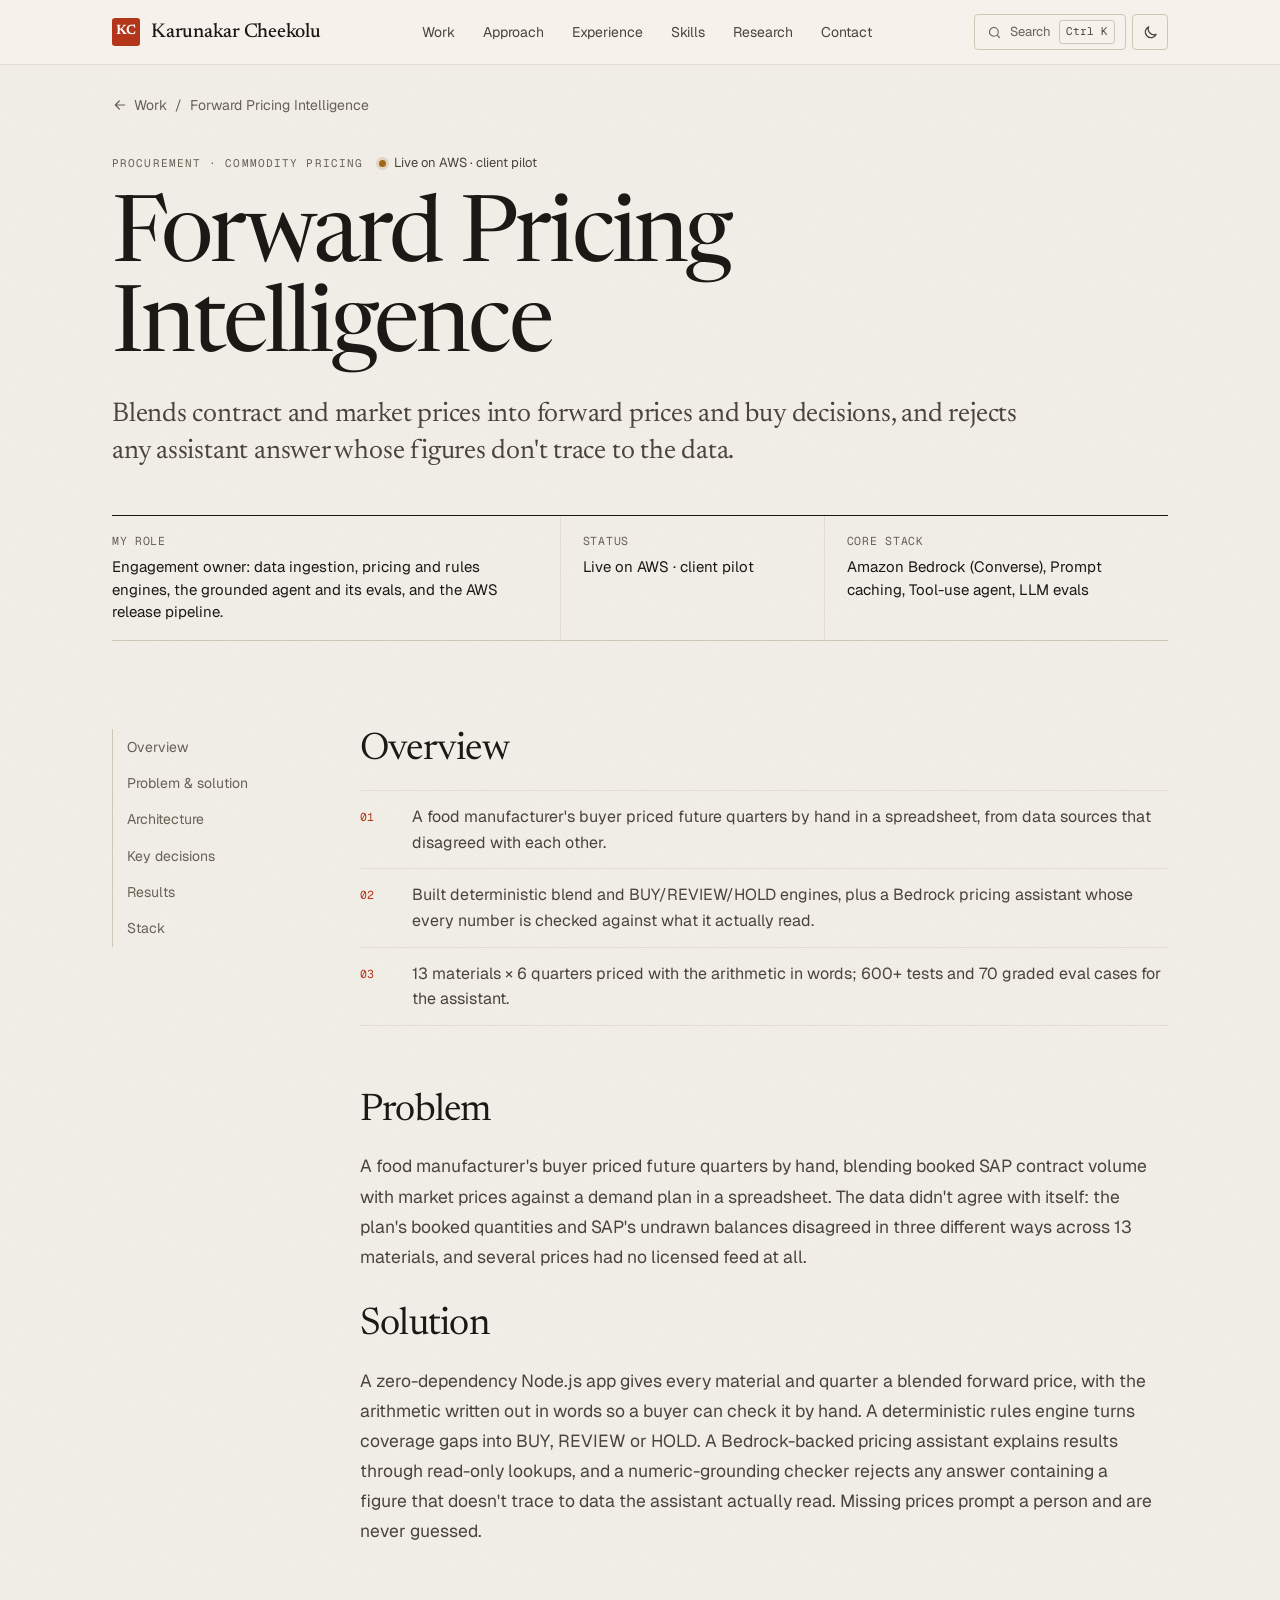
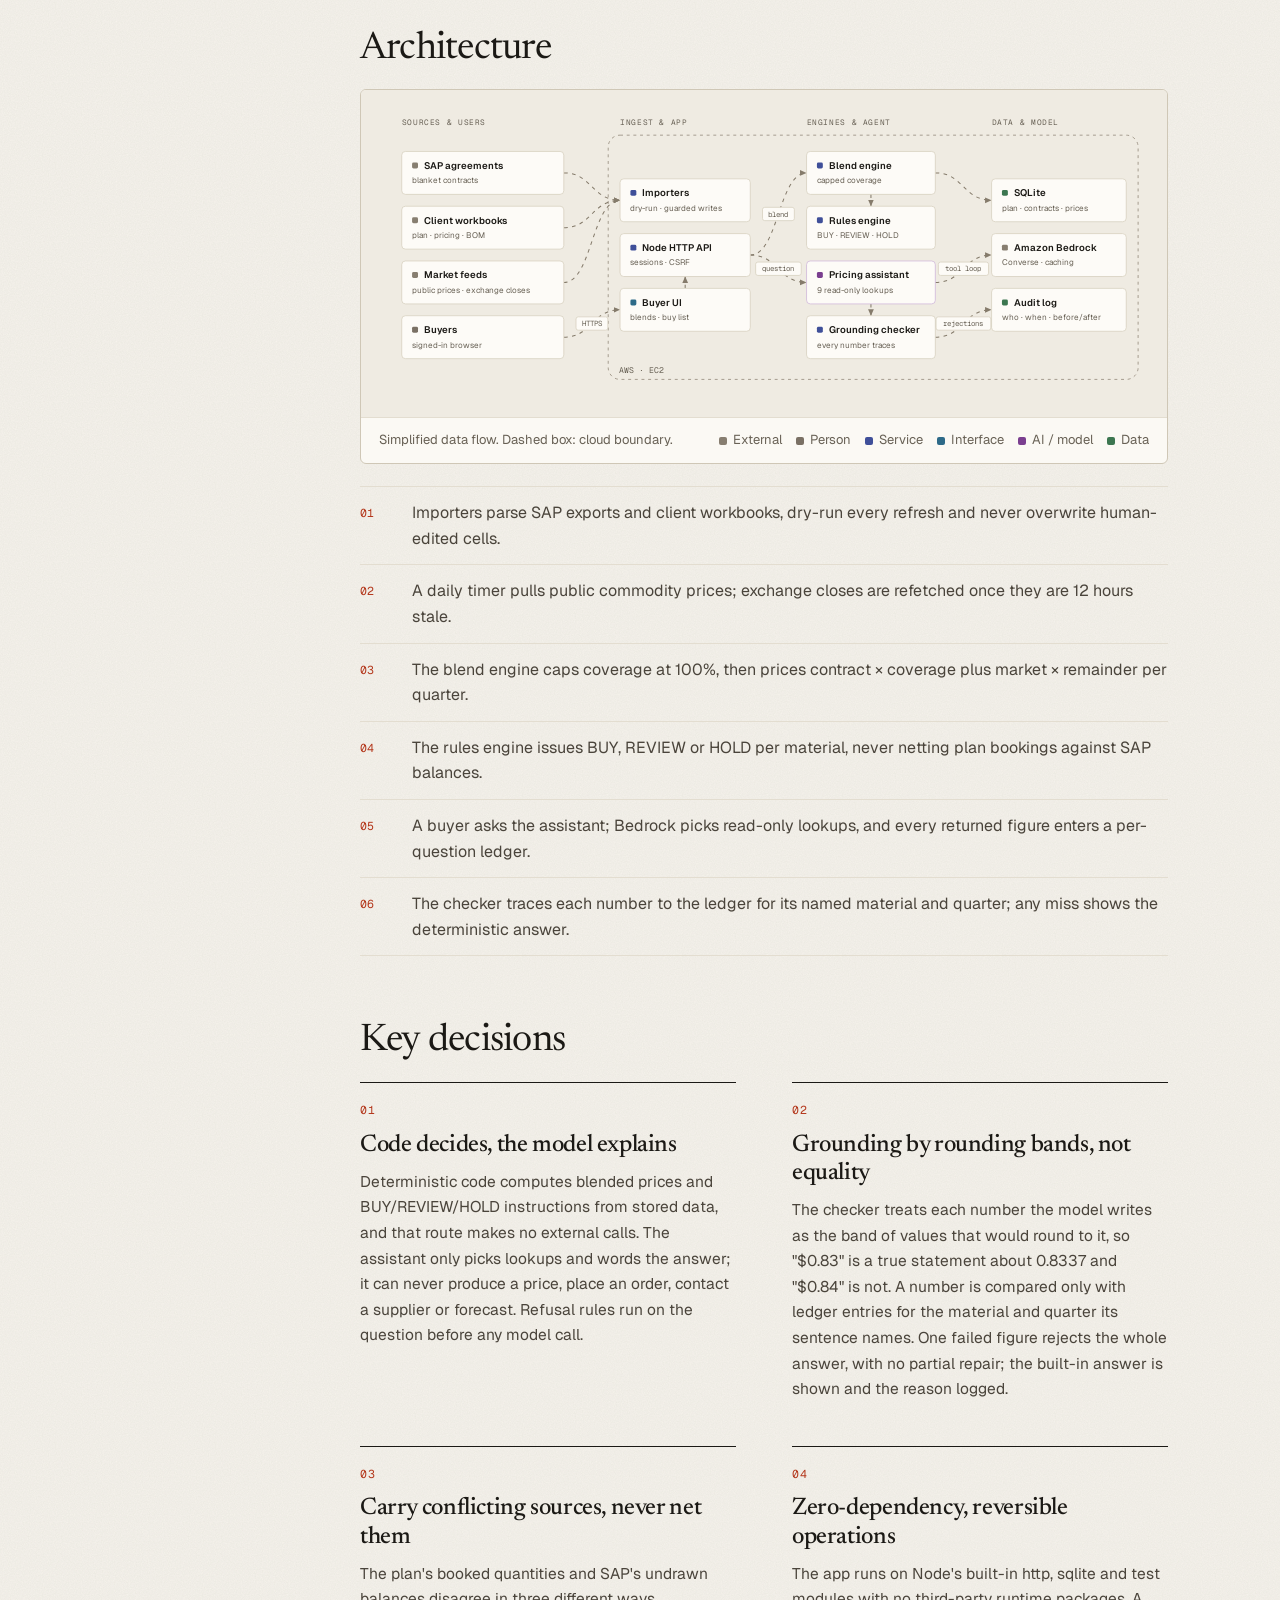
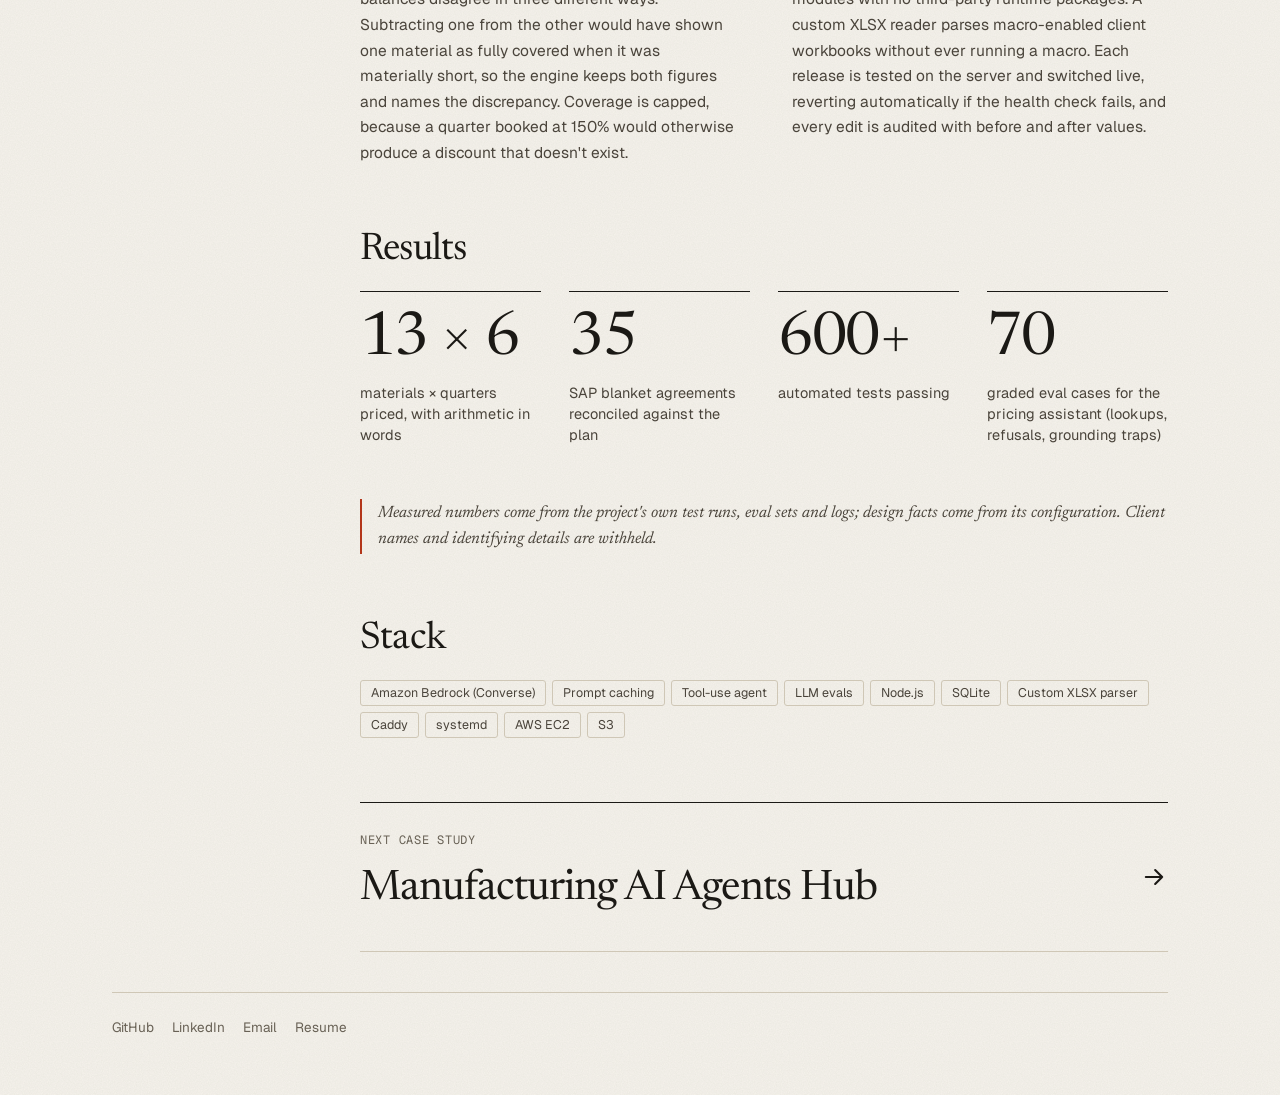
<file: work/forward-pricing/index.html>
<!doctype html>
<html lang="en" class="no-js">
<head>
<meta charset="utf-8">
<meta name="viewport" content="width=device-width, initial-scale=1">
<script>(function(){var d=document.documentElement;d.className=d.className.replace('no-js','js');var t=null;try{t=new URLSearchParams(location.search).get('theme')||localStorage.getItem('theme');}catch(e){}if(t==='dark'||t==='light'){d.setAttribute('data-theme',t);d.style.colorScheme=t;}setTimeout(function(){if(!window.__kc){d.classList.remove('js');d.classList.add('no-js');}},2500);})();</script>
<title>Forward Pricing: auditable AI pricing | Karunakar Cheekolu</title>
<meta name="description" content="Blends contract and market prices into forward prices and buy decisions, and rejects any assistant answer whose figures don&#x27;t trace to the data.">
<meta name="author" content="Karunakar Cheekolu">
<link rel="canonical" href="https://karun-ch.github.io/work/forward-pricing/">
<meta property="og:url" content="https://karun-ch.github.io/work/forward-pricing/">
<meta name="color-scheme" content="light">
<meta name="theme-color" content="#f6f3ec">
<meta name="referrer" content="strict-origin-when-cross-origin">
<meta property="og:type" content="article">
<meta property="og:site_name" content="Karunakar Cheekolu">
<meta property="og:locale" content="en_US">
<meta property="og:title" content="Forward Pricing Intelligence: Auditable forward prices, with an AI assistant that cannot invent a number">
<meta property="og:description" content="Blends contract and market prices into forward prices and buy decisions, and rejects any assistant answer whose figures don&#x27;t trace to the data.">
<meta property="og:image" content="https://karun-ch.github.io/assets/og/forward-pricing.png">
<meta property="og:image:type" content="image/png">
<meta property="og:image:width" content="1200">
<meta property="og:image:height" content="630">
<meta property="og:image:alt" content="Forward Pricing Intelligence case study by Karunakar Cheekolu">
<meta property="article:published_time" content="2026-10-21">
<meta property="article:modified_time" content="2026-10-21">
<meta property="article:author" content="https://karun-ch.github.io/">
<meta name="twitter:card" content="summary_large_image">
<meta name="twitter:title" content="Forward Pricing Intelligence: Auditable forward prices, with an AI assistant that cannot invent a number">
<meta name="twitter:description" content="Blends contract and market prices into forward prices and buy decisions, and rejects any assistant answer whose figures don&#x27;t trace to the data.">
<meta name="twitter:image" content="https://karun-ch.github.io/assets/og/forward-pricing.png">
<meta name="twitter:image:alt" content="Forward Pricing Intelligence case study by Karunakar Cheekolu">
<link rel="icon" href="/favicon.ico" sizes="48x48">
<link rel="icon" href="/favicon.svg" type="image/svg+xml">
<link rel="apple-touch-icon" href="/apple-touch-icon.png">
<link rel="manifest" href="/site.webmanifest">
<link rel="preconnect" href="https://fonts.googleapis.com">
<link rel="preconnect" href="https://fonts.gstatic.com" crossorigin>
<link rel="preload" as="style" href="https://fonts.googleapis.com/css2?family=Newsreader:ital,opsz,wght@0,6..72,300..700;1,6..72,400&family=Geist:wght@400..700&family=Geist+Mono:wght@400..600&display=swap" onload="this.onload=null;this.rel='stylesheet'">
<noscript><link rel="stylesheet" href="https://fonts.googleapis.com/css2?family=Newsreader:ital,opsz,wght@0,6..72,300..700;1,6..72,400&family=Geist:wght@400..700&family=Geist+Mono:wght@400..600&display=swap"></noscript>
<link rel="stylesheet" href="/assets/css/style.css?v=9b8057ca">
<script type="application/ld+json">{"@context": "https://schema.org", "@graph": [{"@type": "TechArticle", "headline": "Forward Pricing Intelligence: Auditable forward prices, with an AI assistant that cannot invent a number", "description": "Blends contract and market prices into forward prices and buy decisions, and rejects any assistant answer whose figures don't trace to the data.", "url": "https://karun-ch.github.io/work/forward-pricing/", "mainEntityOfPage": "https://karun-ch.github.io/work/forward-pricing/", "inLanguage": "en", "datePublished": "2026-10-21", "dateModified": "2026-10-21", "image": "https://karun-ch.github.io/assets/og/forward-pricing.png", "author": {"@type": "Person", "@id": "https://karun-ch.github.io/#person", "name": "Karunakar Cheekolu", "url": "https://karun-ch.github.io/"}, "about": [{"@type": "Thing", "name": "Procurement"}, {"@type": "Thing", "name": "Commodity pricing"}], "keywords": ["Amazon Bedrock (Converse)", "Prompt caching", "Tool-use agent", "LLM evals", "Node.js", "SQLite", "Custom XLSX parser", "Caddy", "systemd", "AWS EC2"]}, {"@type": "BreadcrumbList", "itemListElement": [{"@type": "ListItem", "position": 1, "name": "Home", "item": "https://karun-ch.github.io/"}, {"@type": "ListItem", "position": 2, "name": "Forward Pricing Intelligence", "item": "https://karun-ch.github.io/work/forward-pricing/"}]}]}</script>
</head>
<body>
<a class="skip" href="#main">Skip to content</a>
<header class="nav">
  <div class="container nav-inner">
    <a class="brand" href="/" aria-label="Karunakar Cheekolu, home"><span class="brand-mark" aria-hidden="true">KC</span><span>Karunakar Cheekolu</span></a>
    <nav aria-label="Primary"><ul class="nav-links" id="nav-links"><li><a href="/#work" data-section="work">Work</a></li><li><a href="/#approach" data-section="approach">Approach</a></li><li><a href="/#experience" data-section="experience">Experience</a></li><li><a href="/#skills" data-section="skills">Skills</a></li><li><a href="/#writing" data-section="writing">Research</a></li><li><a href="/#contact" data-section="contact">Contact</a></li></ul></nav>
    <div class="nav-actions">
      <button class="kbd-btn" type="button" data-cmdk-open aria-label="Search" aria-keyshortcuts="Control+K Meta+K"><svg viewBox="0 0 24 24" fill="none" stroke="currentColor" stroke-width="1.8" stroke-linecap="round" stroke-linejoin="round" aria-hidden="true"><circle cx="11" cy="11" r="7"/><path d="m20 20-3.5-3.5"/></svg><span class="lbl">Search</span><kbd>Ctrl K</kbd></button>
      <button class="icon-btn" type="button" data-theme-toggle aria-label="Dark theme" aria-pressed="false"><span class="theme-icon-light"><svg viewBox="0 0 24 24" fill="none" stroke="currentColor" stroke-width="1.8" stroke-linecap="round" stroke-linejoin="round" aria-hidden="true"><path d="M20 14.5A8 8 0 0 1 9.5 4 8 8 0 1 0 20 14.5Z"/></svg></span><span class="theme-icon-dark"><svg viewBox="0 0 24 24" fill="none" stroke="currentColor" stroke-width="1.8" stroke-linecap="round" stroke-linejoin="round" aria-hidden="true"><circle cx="12" cy="12" r="4"/><path d="M12 2v2M12 20v2M4.9 4.9l1.4 1.4M17.7 17.7l1.4 1.4M2 12h2M20 12h2M4.9 19.1l1.4-1.4M17.7 6.3l1.4-1.4"/></svg></span></button>
      <button class="icon-btn menu-btn" type="button" data-menu aria-controls="nav-links" aria-expanded="false" aria-label="Menu"><svg viewBox="0 0 24 24" fill="none" stroke="currentColor" stroke-width="1.8" stroke-linecap="round" stroke-linejoin="round" aria-hidden="true"><path d="M4 7h16M4 12h16M4 17h16"/></svg></button>
    </div>
  </div>
</header>
<main id="main">
<div class="container">
  <nav class="crumbs" aria-label="Breadcrumb"><a href="/#work"><svg viewBox="0 0 24 24" fill="none" stroke="currentColor" stroke-width="1.8" stroke-linecap="round" stroke-linejoin="round" aria-hidden="true"><path d="M19 12H5M11 18l-6-6 6-6"/></svg>Work</a><span aria-hidden="true">/</span><span aria-current="page">Forward Pricing Intelligence</span></nav>
  <header class="case-hero">
    <div class="card-top" style="justify-content:flex-start;gap:16px;flex-wrap:wrap"><span class="card-domain">Procurement · Commodity pricing</span><span class="status pilot"><span class="dot" aria-hidden="true"></span>Live on AWS · client pilot</span></div>
    <h1>Forward Pricing Intelligence</h1>
    <p class="tagline">Blends contract and market prices into forward prices and buy decisions, and rejects any assistant answer whose figures don&#x27;t trace to the data.</p>
    <dl class="case-meta">
      <div><dt>My role</dt><dd>Engagement owner: data ingestion, pricing and rules engines, the grounded agent and its evals, and the AWS release pipeline.</dd></div>
      <div><dt>Status</dt><dd>Live on AWS · client pilot</dd></div>
      <div><dt>Core stack</dt><dd>Amazon Bedrock (Converse), Prompt caching, Tool-use agent, LLM evals</dd></div>
    </dl>
  </header>
  <div class="case-layout">
    <nav class="toc" aria-label="On this page"><a href="#overview" data-section="overview">Overview</a><a href="#problem" data-section="problem">Problem & solution</a><a href="#architecture" data-section="architecture">Architecture</a><a href="#decisions" data-section="decisions">Key decisions</a><a href="#results" data-section="results">Results</a><a href="#stack" data-section="stack">Stack</a></nav>
    <div>
      <section class="case-section" id="overview" style="padding-top:0"><h2>Overview</h2><ul class="flow" style="margin-top:0"><li>A food manufacturer&#x27;s buyer priced future quarters by hand in a spreadsheet, from data sources that disagreed with each other.</li><li>Built deterministic blend and BUY/REVIEW/HOLD engines, plus a Bedrock pricing assistant whose every number is checked against what it actually read.</li><li>13 materials × 6 quarters priced with the arithmetic in words; 600+ tests and 70 graded eval cases for the assistant.</li></ul></section>
      <section class="case-section" id="problem" style="padding-top:0"><h2>Problem</h2><p>A food manufacturer&#x27;s buyer priced future quarters by hand, blending booked SAP contract volume with market prices against a demand plan in a spreadsheet. The data didn&#x27;t agree with itself: the plan&#x27;s booked quantities and SAP&#x27;s undrawn balances disagreed in three different ways across 13 materials, and several prices had no licensed feed at all.</p><h2 style="margin-top:32px">Solution</h2><p>A zero-dependency Node.js app gives every material and quarter a blended forward price, with the arithmetic written out in words so a buyer can check it by hand. A deterministic rules engine turns coverage gaps into BUY, REVIEW or HOLD. A Bedrock-backed pricing assistant explains results through read-only lookups, and a numeric-grounding checker rejects any answer containing a figure that doesn&#x27;t trace to data the assistant actually read. Missing prices prompt a person and are never guessed.</p></section>
      <section class="case-section" id="architecture" style="padding-top:0">
        <h2>Architecture</h2>
        <figure class="figure">
          <div class="figure-body" tabindex="0" role="region" aria-label="Forward Pricing Intelligence architecture diagram, scrolls horizontally on small screens"><svg class="arch" viewBox="0 0 1035 388" role="img" aria-labelledby="t-forward-pricing d-forward-pricing"><title id="t-forward-pricing">Forward Pricing Intelligence architecture</title><desc id="d-forward-pricing">Data flow: SAP agreements (external system) to Importers (service); Client workbooks (external system) to Importers (service); Market feeds (external system) to Importers (service); Buyers (person) to Buyer UI (interface) (HTTPS); Buyer UI (interface) to Node HTTP API (service); Node HTTP API (service) to Blend engine (service) (blend); Blend engine (service) to Rules engine (service); Node HTTP API (service) to Pricing assistant (AI model) (question); Pricing assistant (AI model) to Grounding checker (service); Pricing assistant (AI model) to Amazon Bedrock (external system) (tool loop); Blend engine (service) to SQLite (data store); Grounding checker (service) to Audit log (data store) (rejections).</desc><defs><marker id="arr-forward-pricing" viewBox="0 0 10 10" refX="9" refY="5" markerWidth="7" markerHeight="7" orient="auto-start-reverse"><path class="arrow" d="M0 1 L9 5 L0 9 z"/></marker></defs><rect class="boundary" x="307" y="34" width="716" height="330" rx="16"/><text class="boundary-label" x="321" y="356">AWS · EC2</text><text class="layer-name" x="28" y="20">Sources &amp; users</text><text class="layer-name" x="323" y="20">Ingest &amp; app</text><text class="layer-name" x="575" y="20">Engines &amp; agent</text><text class="layer-name" x="825" y="20">Data &amp; model</text><path class="edge" d="M247.0,85.0 C285.0,85.0 285.0,122.0 323.0,122.0" marker-end="url(#arr-forward-pricing)"/><path class="edge" d="M247.0,159.0 C285.0,159.0 285.0,122.0 323.0,122.0" marker-end="url(#arr-forward-pricing)"/><path class="edge" d="M247.0,233.0 C285.0,233.0 285.0,122.0 323.0,122.0" marker-end="url(#arr-forward-pricing)"/><path class="edge" d="M247.0,307.0 C285.0,307.0 285.0,270.0 323.0,270.0" marker-end="url(#arr-forward-pricing)"/><path class="edge" d="M411.0,241.0 L411.0,225.0" marker-end="url(#arr-forward-pricing)"/><path class="edge" d="M499.0,196.0 C537.0,196.0 537.0,85.0 575.0,85.0" marker-end="url(#arr-forward-pricing)"/><path class="edge" d="M662.0,114.0 L662.0,130.0" marker-end="url(#arr-forward-pricing)"/><path class="edge" d="M499.0,196.0 C537.0,196.0 537.0,233.0 575.0,233.0" marker-end="url(#arr-forward-pricing)"/><path class="edge" d="M662.0,262.0 L662.0,278.0" marker-end="url(#arr-forward-pricing)"/><path class="edge" d="M749.0,233.0 C787.0,233.0 787.0,196.0 825.0,196.0" marker-end="url(#arr-forward-pricing)"/><path class="edge" d="M749.0,85.0 C787.0,85.0 787.0,122.0 825.0,122.0" marker-end="url(#arr-forward-pricing)"/><path class="edge" d="M749.0,307.0 C787.0,307.0 787.0,270.0 825.0,270.0" marker-end="url(#arr-forward-pricing)"/><g class="node external"><rect class="box" x="28" y="56.0" width="219" height="58" rx="11"/><rect class="k-external" x="42" y="71.0" width="8" height="8" rx="2"/><text class="label" x="58" y="79.5">SAP agreements</text><text class="sub" x="42" y="99.0">blanket contracts</text></g><g class="node external"><rect class="box" x="28" y="130.0" width="219" height="58" rx="11"/><rect class="k-external" x="42" y="145.0" width="8" height="8" rx="2"/><text class="label" x="58" y="153.5">Client workbooks</text><text class="sub" x="42" y="173.0">plan · pricing · BOM</text></g><g class="node external"><rect class="box" x="28" y="204.0" width="219" height="58" rx="11"/><rect class="k-external" x="42" y="219.0" width="8" height="8" rx="2"/><text class="label" x="58" y="227.5">Market feeds</text><text class="sub" x="42" y="247.0">public prices · exchange closes</text></g><g class="node user"><rect class="box" x="28" y="278.0" width="219" height="58" rx="11"/><rect class="k-user" x="42" y="293.0" width="8" height="8" rx="2"/><text class="label" x="58" y="301.5">Buyers</text><text class="sub" x="42" y="321.0">signed-in browser</text></g><g class="node service"><rect class="box" x="323" y="93.0" width="176" height="58" rx="11"/><rect class="k-service" x="337" y="108.0" width="8" height="8" rx="2"/><text class="label" x="353" y="116.5">Importers</text><text class="sub" x="337" y="136.0">dry-run · guarded writes</text></g><g class="node service"><rect class="box" x="323" y="167.0" width="176" height="58" rx="11"/><rect class="k-service" x="337" y="182.0" width="8" height="8" rx="2"/><text class="label" x="353" y="190.5">Node HTTP API</text><text class="sub" x="337" y="210.0">sessions · CSRF</text></g><g class="node ui"><rect class="box" x="323" y="241.0" width="176" height="58" rx="11"/><rect class="k-ui" x="337" y="256.0" width="8" height="8" rx="2"/><text class="label" x="353" y="264.5">Buyer UI</text><text class="sub" x="337" y="284.0">blends · buy list</text></g><g class="node service"><rect class="box" x="575" y="56.0" width="174" height="58" rx="11"/><rect class="k-service" x="589" y="71.0" width="8" height="8" rx="2"/><text class="label" x="605" y="79.5">Blend engine</text><text class="sub" x="589" y="99.0">capped coverage</text></g><g class="node service"><rect class="box" x="575" y="130.0" width="174" height="58" rx="11"/><rect class="k-service" x="589" y="145.0" width="8" height="8" rx="2"/><text class="label" x="605" y="153.5">Rules engine</text><text class="sub" x="589" y="173.0">BUY · REVIEW · HOLD</text></g><g class="node ai"><rect class="box" x="575" y="204.0" width="174" height="58" rx="11"/><rect class="k-ai" x="589" y="219.0" width="8" height="8" rx="2"/><text class="label" x="605" y="227.5">Pricing assistant</text><text class="sub" x="589" y="247.0">9 read-only lookups</text></g><g class="node service"><rect class="box" x="575" y="278.0" width="174" height="58" rx="11"/><rect class="k-service" x="589" y="293.0" width="8" height="8" rx="2"/><text class="label" x="605" y="301.5">Grounding checker</text><text class="sub" x="589" y="321.0">every number traces</text></g><g class="node data"><rect class="box" x="825" y="93.0" width="182" height="58" rx="11"/><rect class="k-data" x="839" y="108.0" width="8" height="8" rx="2"/><text class="label" x="855" y="116.5">SQLite</text><text class="sub" x="839" y="136.0">plan · contracts · prices</text></g><g class="node external"><rect class="box" x="825" y="167.0" width="182" height="58" rx="11"/><rect class="k-external" x="839" y="182.0" width="8" height="8" rx="2"/><text class="label" x="855" y="190.5">Amazon Bedrock</text><text class="sub" x="839" y="210.0">Converse · caching</text></g><g class="node data"><rect class="box" x="825" y="241.0" width="182" height="58" rx="11"/><rect class="k-data" x="839" y="256.0" width="8" height="8" rx="2"/><text class="label" x="855" y="264.5">Audit log</text><text class="sub" x="839" y="284.0">who · when · before/after</text></g><g class="edge-label"><rect x="263.5" y="279.5" width="43.0" height="18" rx="9"/><text x="285.0" y="292.0" text-anchor="middle">HTTPS</text></g><g class="edge-label"><rect x="515.5" y="131.5" width="43.0" height="18" rx="9"/><text x="537.0" y="144.0" text-anchor="middle">blend</text></g><g class="edge-label"><rect x="506.2" y="205.5" width="61.6" height="18" rx="9"/><text x="537.0" y="218.0" text-anchor="middle">question</text></g><g class="edge-label"><rect x="753.1" y="205.5" width="67.8" height="18" rx="9"/><text x="787.0" y="218.0" text-anchor="middle">tool loop</text></g><g class="edge-label"><rect x="750.0" y="279.5" width="74.0" height="18" rx="9"/><text x="787.0" y="292.0" text-anchor="middle">rejections</text></g></svg></div>
          <figcaption><span>Simplified data flow. Dashed box: cloud boundary.</span><span class="legend"><span><i style="background:var(--k-external)"></i>External</span><span><i style="background:var(--k-user)"></i>Person</span><span><i style="background:var(--k-service)"></i>Service</span><span><i style="background:var(--k-ui)"></i>Interface</span><span><i style="background:var(--k-ai)"></i>AI / model</span><span><i style="background:var(--k-data)"></i>Data</span></span></figcaption>
        </figure>
        <ol class="flow"><li>Importers parse SAP exports and client workbooks, dry-run every refresh and never overwrite human-edited cells.</li><li>A daily timer pulls public commodity prices; exchange closes are refetched once they are 12 hours stale.</li><li>The blend engine caps coverage at 100%, then prices contract × coverage plus market × remainder per quarter.</li><li>The rules engine issues BUY, REVIEW or HOLD per material, never netting plan bookings against SAP balances.</li><li>A buyer asks the assistant; Bedrock picks read-only lookups, and every returned figure enters a per-question ledger.</li><li>The checker traces each number to the ledger for its named material and quarter; any miss shows the deterministic answer.</li></ol>
      </section>
      <section class="case-section" id="decisions" style="padding-top:0"><h2>Key decisions</h2><div class="decisions"><article class="decision"><h3>Code decides, the model explains</h3><p>Deterministic code computes blended prices and BUY/REVIEW/HOLD instructions from stored data, and that route makes no external calls. The assistant only picks lookups and words the answer; it can never produce a price, place an order, contact a supplier or forecast. Refusal rules run on the question before any model call.</p></article><article class="decision"><h3>Grounding by rounding bands, not equality</h3><p>The checker treats each number the model writes as the band of values that would round to it, so &quot;$0.83&quot; is a true statement about 0.8337 and &quot;$0.84&quot; is not. A number is compared only with ledger entries for the material and quarter its sentence names. One failed figure rejects the whole answer, with no partial repair; the built-in answer is shown and the reason logged.</p></article><article class="decision"><h3>Carry conflicting sources, never net them</h3><p>The plan&#x27;s booked quantities and SAP&#x27;s undrawn balances disagree in three different ways. Subtracting one from the other would have shown one material as fully covered when it was materially short, so the engine keeps both figures and names the discrepancy. Coverage is capped, because a quarter booked at 150% would otherwise produce a discount that doesn&#x27;t exist.</p></article><article class="decision"><h3>Zero-dependency, reversible operations</h3><p>The app runs on Node&#x27;s built-in http, sqlite and test modules with no third-party runtime packages. A custom XLSX reader parses macro-enabled client workbooks without ever running a macro. Each release is tested on the server and switched live, reverting automatically if the health check fails, and every edit is audited with before and after values.</p></article></div></section>
      <section class="case-section" id="results" style="padding-top:0"><h2>Results</h2><div class="results"><div class="stat"><div class="v">13 × 6</div><div class="l">materials × quarters priced, with arithmetic in words</div></div><div class="stat"><div class="v">35</div><div class="l">SAP blanket agreements reconciled against the plan</div></div><div class="stat"><div class="v">600+</div><div class="l">automated tests passing</div></div><div class="stat"><div class="v">70</div><div class="l">graded eval cases for the pricing assistant (lookups, refusals, grounding traps)</div></div></div>
        <div class="note">Measured numbers come from the project's own test runs, eval sets and logs; design facts come from its configuration. Client names and identifying details are withheld.</div></section>
      <section class="case-section" id="stack" style="padding-top:0"><h2>Stack</h2><div class="chips"><span class="chip">Amazon Bedrock (Converse)</span><span class="chip">Prompt caching</span><span class="chip">Tool-use agent</span><span class="chip">LLM evals</span><span class="chip">Node.js</span><span class="chip">SQLite</span><span class="chip">Custom XLSX parser</span><span class="chip">Caddy</span><span class="chip">systemd</span><span class="chip">AWS EC2</span><span class="chip">S3</span></div></section>
      <a class="next-case" href="/work/agents-hub/"><span><small>Next case study</small><b>Manufacturing AI Agents Hub</b></span><svg viewBox="0 0 24 24" fill="none" stroke="currentColor" stroke-width="1.8" stroke-linecap="round" stroke-linejoin="round" aria-hidden="true"><path d="M5 12h14M13 6l6 6-6 6"/></svg></a>
    </div>
  </div>
</div>
</main>
<footer class="footer">
  <div class="container"><div class="footer-inner">
    <nav aria-label="Footer"><a href="https://github.com/karun-ch" rel="me noopener">GitHub</a><a href="https://www.linkedin.com/in/karunakar-ch9/" rel="me noopener">LinkedIn</a><a href="mailto:karunakarcheekolu09@gmail.com">Email</a><a href="/assets/Karunakar_Cheekolu_Resume.pdf">Resume</a></nav>
  </div></div>
</footer>
<p class="sr-only" role="status" id="live"></p>
<dialog class="cmdk" id="cmdk" aria-label="Search">
  <input class="cmdk-input" type="text" role="combobox" aria-expanded="true" aria-controls="cmdk-list" aria-autocomplete="list" placeholder="Jump to a case study, section or action…" aria-label="Search pages and actions" autocomplete="off" spellcheck="false">
  <ul class="cmdk-list" id="cmdk-list" role="listbox" aria-label="Results" tabindex="-1"></ul>
  <p class="sr-only" role="status" id="cmdk-status"></p>
  <div class="cmdk-foot" aria-hidden="true"><span><kbd>↑</kbd> <kbd>↓</kbd> navigate</span><span><kbd>Enter</kbd> open</span><span><kbd>Esc</kbd> close</span></div>
</dialog>
<script type="application/json" id="cmdk-data">[{"label": "Rivvet: Code-cited structural design, deterministic where it matters", "group": "Case study", "href": "/work/rivvet/"}, {"label": "Procurement Agent: An email-driven agent that prepares every step, while humans commit the money", "group": "Case study", "href": "/work/procurement-agent/"}, {"label": "Ad Creative Engine: A multi-agent pipeline from a one-line brief to review-ready creatives", "group": "Case study", "href": "/work/ad-creative-engine/"}, {"label": "Warranty Genie: Claude reads the evidence so reviewers only handle real exceptions", "group": "Case study", "href": "/work/warranty-genie/"}, {"label": "Forward Pricing Intelligence: Auditable forward prices, with an AI assistant that cannot invent a number", "group": "Case study", "href": "/work/forward-pricing/"}, {"label": "Manufacturing AI Agents Hub: Seven governed plant workflows, one hub, every action gated by a named person", "group": "Case study", "href": "/work/agents-hub/"}, {"label": "Selected systems", "group": "Section", "href": "/#work"}, {"label": "How I build", "group": "Section", "href": "/#approach"}, {"label": "Experience", "group": "Section", "href": "/#experience"}, {"label": "Skills", "group": "Section", "href": "/#skills"}, {"label": "Publication, certifications & education", "group": "Section", "href": "/#writing"}, {"label": "Contact", "group": "Section", "href": "/#contact"}, {"label": "Download resume (PDF)", "group": "Action", "href": "/assets/Karunakar_Cheekolu_Resume.pdf"}, {"label": "Copy email address", "group": "Action", "action": "copy-email"}, {"label": "Toggle light / dark theme", "group": "Action", "action": "theme"}, {"label": "GitHub", "group": "Link", "href": "https://github.com/karun-ch"}, {"label": "LinkedIn", "group": "Link", "href": "https://www.linkedin.com/in/karunakar-ch9/"}]</script>
<script type="application/json" id="site-data">{"email": "karunakarcheekolu09@gmail.com"}</script>
<script src="/assets/js/main.js?v=2c22358c" defer></script>
</body>
</html>
</file>
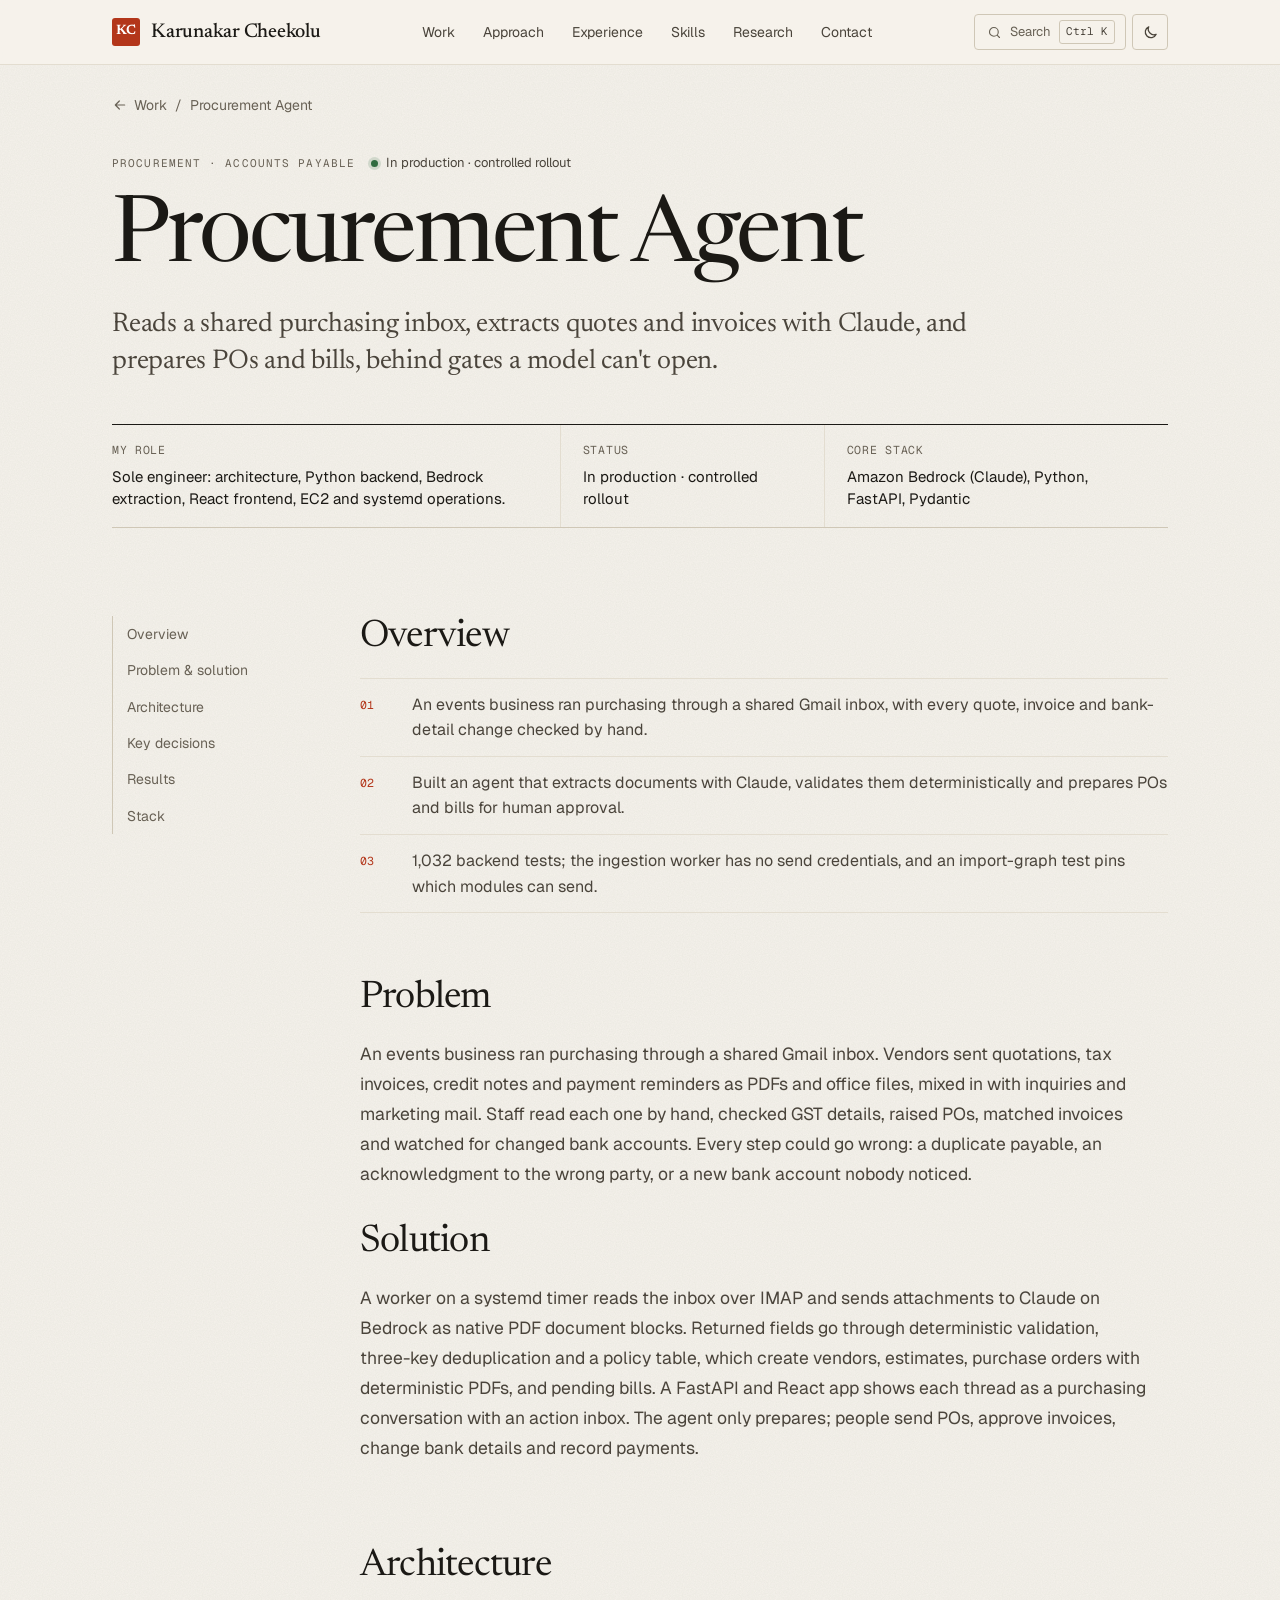
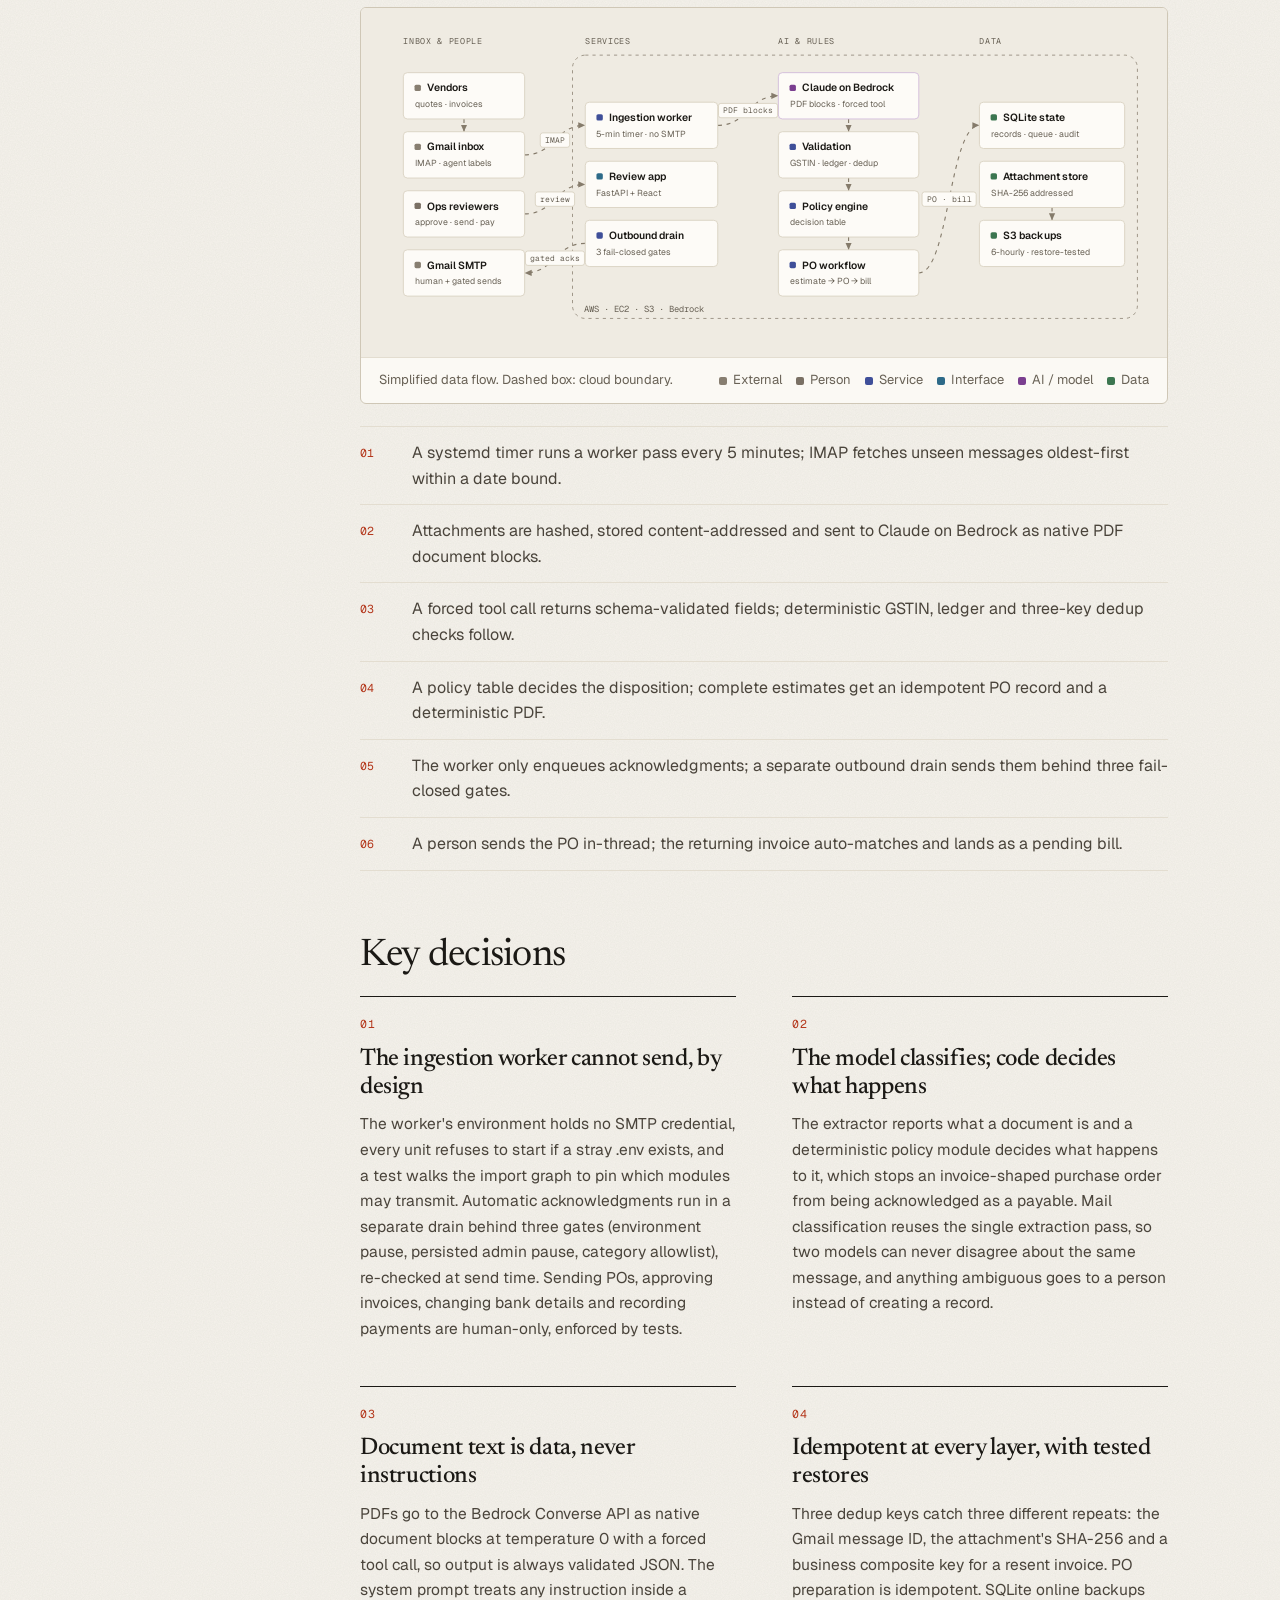
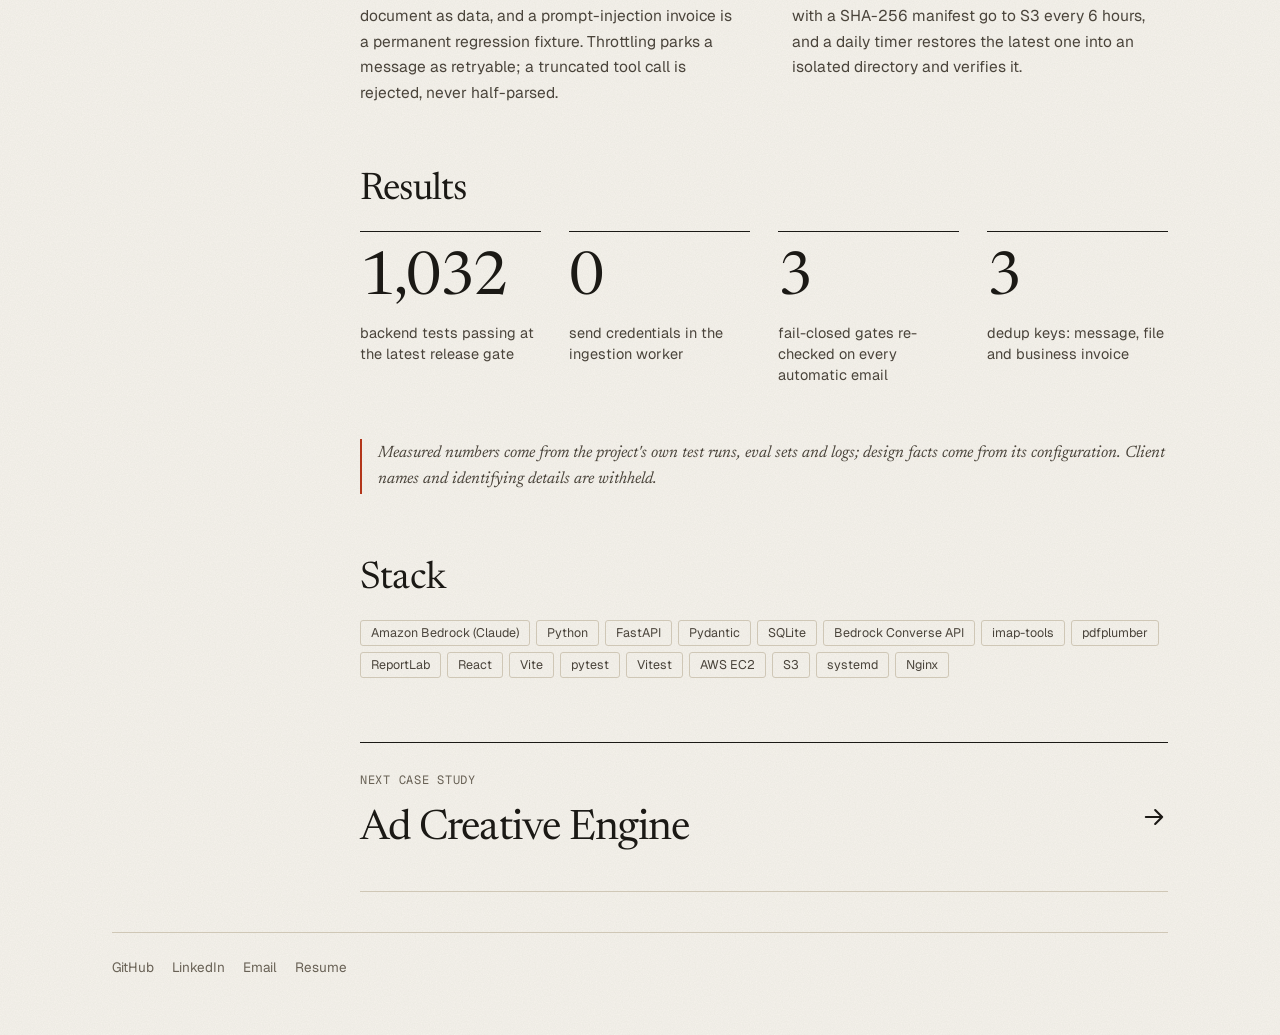
<file: work/procurement-agent/index.html>
<!doctype html>
<html lang="en" class="no-js">
<head>
<meta charset="utf-8">
<meta name="viewport" content="width=device-width, initial-scale=1">
<script>(function(){var d=document.documentElement;d.className=d.className.replace('no-js','js');var t=null;try{t=new URLSearchParams(location.search).get('theme')||localStorage.getItem('theme');}catch(e){}if(t==='dark'||t==='light'){d.setAttribute('data-theme',t);d.style.colorScheme=t;}setTimeout(function(){if(!window.__kc){d.classList.remove('js');d.classList.add('no-js');}},2500);})();</script>
<title>Procurement Agent: LLM email-to-PO | Karunakar Cheekolu</title>
<meta name="description" content="Reads a shared purchasing inbox, extracts quotes and invoices with Claude, and prepares POs and bills, behind gates a model can&#x27;t open.">
<meta name="author" content="Karunakar Cheekolu">
<link rel="canonical" href="https://karun-ch.github.io/work/procurement-agent/">
<meta property="og:url" content="https://karun-ch.github.io/work/procurement-agent/">
<meta name="color-scheme" content="light">
<meta name="theme-color" content="#f6f3ec">
<meta name="referrer" content="strict-origin-when-cross-origin">
<meta property="og:type" content="article">
<meta property="og:site_name" content="Karunakar Cheekolu">
<meta property="og:locale" content="en_US">
<meta property="og:title" content="Procurement Agent: An email-driven agent that prepares every step, while humans commit the money">
<meta property="og:description" content="Reads a shared purchasing inbox, extracts quotes and invoices with Claude, and prepares POs and bills, behind gates a model can&#x27;t open.">
<meta property="og:image" content="https://karun-ch.github.io/assets/og/procurement-agent.png">
<meta property="og:image:type" content="image/png">
<meta property="og:image:width" content="1200">
<meta property="og:image:height" content="630">
<meta property="og:image:alt" content="Procurement Agent case study by Karunakar Cheekolu">
<meta property="article:published_time" content="2026-10-21">
<meta property="article:modified_time" content="2026-10-21">
<meta property="article:author" content="https://karun-ch.github.io/">
<meta name="twitter:card" content="summary_large_image">
<meta name="twitter:title" content="Procurement Agent: An email-driven agent that prepares every step, while humans commit the money">
<meta name="twitter:description" content="Reads a shared purchasing inbox, extracts quotes and invoices with Claude, and prepares POs and bills, behind gates a model can&#x27;t open.">
<meta name="twitter:image" content="https://karun-ch.github.io/assets/og/procurement-agent.png">
<meta name="twitter:image:alt" content="Procurement Agent case study by Karunakar Cheekolu">
<link rel="icon" href="/favicon.ico" sizes="48x48">
<link rel="icon" href="/favicon.svg" type="image/svg+xml">
<link rel="apple-touch-icon" href="/apple-touch-icon.png">
<link rel="manifest" href="/site.webmanifest">
<link rel="preconnect" href="https://fonts.googleapis.com">
<link rel="preconnect" href="https://fonts.gstatic.com" crossorigin>
<link rel="preload" as="style" href="https://fonts.googleapis.com/css2?family=Newsreader:ital,opsz,wght@0,6..72,300..700;1,6..72,400&family=Geist:wght@400..700&family=Geist+Mono:wght@400..600&display=swap" onload="this.onload=null;this.rel='stylesheet'">
<noscript><link rel="stylesheet" href="https://fonts.googleapis.com/css2?family=Newsreader:ital,opsz,wght@0,6..72,300..700;1,6..72,400&family=Geist:wght@400..700&family=Geist+Mono:wght@400..600&display=swap"></noscript>
<link rel="stylesheet" href="/assets/css/style.css?v=9b8057ca">
<script type="application/ld+json">{"@context": "https://schema.org", "@graph": [{"@type": "TechArticle", "headline": "Procurement Agent: An email-driven agent that prepares every step, while humans commit the money", "description": "Reads a shared purchasing inbox, extracts quotes and invoices with Claude, and prepares POs and bills, behind gates a model can't open.", "url": "https://karun-ch.github.io/work/procurement-agent/", "mainEntityOfPage": "https://karun-ch.github.io/work/procurement-agent/", "inLanguage": "en", "datePublished": "2026-10-21", "dateModified": "2026-10-21", "image": "https://karun-ch.github.io/assets/og/procurement-agent.png", "author": {"@type": "Person", "@id": "https://karun-ch.github.io/#person", "name": "Karunakar Cheekolu", "url": "https://karun-ch.github.io/"}, "about": [{"@type": "Thing", "name": "Procurement"}, {"@type": "Thing", "name": "Accounts payable"}], "keywords": ["Amazon Bedrock (Claude)", "Python", "FastAPI", "Pydantic", "SQLite", "Bedrock Converse API", "imap-tools", "pdfplumber", "ReportLab", "React"]}, {"@type": "BreadcrumbList", "itemListElement": [{"@type": "ListItem", "position": 1, "name": "Home", "item": "https://karun-ch.github.io/"}, {"@type": "ListItem", "position": 2, "name": "Procurement Agent", "item": "https://karun-ch.github.io/work/procurement-agent/"}]}]}</script>
</head>
<body>
<a class="skip" href="#main">Skip to content</a>
<header class="nav">
  <div class="container nav-inner">
    <a class="brand" href="/" aria-label="Karunakar Cheekolu, home"><span class="brand-mark" aria-hidden="true">KC</span><span>Karunakar Cheekolu</span></a>
    <nav aria-label="Primary"><ul class="nav-links" id="nav-links"><li><a href="/#work" data-section="work">Work</a></li><li><a href="/#approach" data-section="approach">Approach</a></li><li><a href="/#experience" data-section="experience">Experience</a></li><li><a href="/#skills" data-section="skills">Skills</a></li><li><a href="/#writing" data-section="writing">Research</a></li><li><a href="/#contact" data-section="contact">Contact</a></li></ul></nav>
    <div class="nav-actions">
      <button class="kbd-btn" type="button" data-cmdk-open aria-label="Search" aria-keyshortcuts="Control+K Meta+K"><svg viewBox="0 0 24 24" fill="none" stroke="currentColor" stroke-width="1.8" stroke-linecap="round" stroke-linejoin="round" aria-hidden="true"><circle cx="11" cy="11" r="7"/><path d="m20 20-3.5-3.5"/></svg><span class="lbl">Search</span><kbd>Ctrl K</kbd></button>
      <button class="icon-btn" type="button" data-theme-toggle aria-label="Dark theme" aria-pressed="false"><span class="theme-icon-light"><svg viewBox="0 0 24 24" fill="none" stroke="currentColor" stroke-width="1.8" stroke-linecap="round" stroke-linejoin="round" aria-hidden="true"><path d="M20 14.5A8 8 0 0 1 9.5 4 8 8 0 1 0 20 14.5Z"/></svg></span><span class="theme-icon-dark"><svg viewBox="0 0 24 24" fill="none" stroke="currentColor" stroke-width="1.8" stroke-linecap="round" stroke-linejoin="round" aria-hidden="true"><circle cx="12" cy="12" r="4"/><path d="M12 2v2M12 20v2M4.9 4.9l1.4 1.4M17.7 17.7l1.4 1.4M2 12h2M20 12h2M4.9 19.1l1.4-1.4M17.7 6.3l1.4-1.4"/></svg></span></button>
      <button class="icon-btn menu-btn" type="button" data-menu aria-controls="nav-links" aria-expanded="false" aria-label="Menu"><svg viewBox="0 0 24 24" fill="none" stroke="currentColor" stroke-width="1.8" stroke-linecap="round" stroke-linejoin="round" aria-hidden="true"><path d="M4 7h16M4 12h16M4 17h16"/></svg></button>
    </div>
  </div>
</header>
<main id="main">
<div class="container">
  <nav class="crumbs" aria-label="Breadcrumb"><a href="/#work"><svg viewBox="0 0 24 24" fill="none" stroke="currentColor" stroke-width="1.8" stroke-linecap="round" stroke-linejoin="round" aria-hidden="true"><path d="M19 12H5M11 18l-6-6 6-6"/></svg>Work</a><span aria-hidden="true">/</span><span aria-current="page">Procurement Agent</span></nav>
  <header class="case-hero">
    <div class="card-top" style="justify-content:flex-start;gap:16px;flex-wrap:wrap"><span class="card-domain">Procurement · Accounts payable</span><span class="status"><span class="dot" aria-hidden="true"></span>In production · controlled rollout</span></div>
    <h1>Procurement Agent</h1>
    <p class="tagline">Reads a shared purchasing inbox, extracts quotes and invoices with Claude, and prepares POs and bills, behind gates a model can&#x27;t open.</p>
    <dl class="case-meta">
      <div><dt>My role</dt><dd>Sole engineer: architecture, Python backend, Bedrock extraction, React frontend, EC2 and systemd operations.</dd></div>
      <div><dt>Status</dt><dd>In production · controlled rollout</dd></div>
      <div><dt>Core stack</dt><dd>Amazon Bedrock (Claude), Python, FastAPI, Pydantic</dd></div>
    </dl>
  </header>
  <div class="case-layout">
    <nav class="toc" aria-label="On this page"><a href="#overview" data-section="overview">Overview</a><a href="#problem" data-section="problem">Problem & solution</a><a href="#architecture" data-section="architecture">Architecture</a><a href="#decisions" data-section="decisions">Key decisions</a><a href="#results" data-section="results">Results</a><a href="#stack" data-section="stack">Stack</a></nav>
    <div>
      <section class="case-section" id="overview" style="padding-top:0"><h2>Overview</h2><ul class="flow" style="margin-top:0"><li>An events business ran purchasing through a shared Gmail inbox, with every quote, invoice and bank-detail change checked by hand.</li><li>Built an agent that extracts documents with Claude, validates them deterministically and prepares POs and bills for human approval.</li><li>1,032 backend tests; the ingestion worker has no send credentials, and an import-graph test pins which modules can send.</li></ul></section>
      <section class="case-section" id="problem" style="padding-top:0"><h2>Problem</h2><p>An events business ran purchasing through a shared Gmail inbox. Vendors sent quotations, tax invoices, credit notes and payment reminders as PDFs and office files, mixed in with inquiries and marketing mail. Staff read each one by hand, checked GST details, raised POs, matched invoices and watched for changed bank accounts. Every step could go wrong: a duplicate payable, an acknowledgment to the wrong party, or a new bank account nobody noticed.</p><h2 style="margin-top:32px">Solution</h2><p>A worker on a systemd timer reads the inbox over IMAP and sends attachments to Claude on Bedrock as native PDF document blocks. Returned fields go through deterministic validation, three-key deduplication and a policy table, which create vendors, estimates, purchase orders with deterministic PDFs, and pending bills. A FastAPI and React app shows each thread as a purchasing conversation with an action inbox. The agent only prepares; people send POs, approve invoices, change bank details and record payments.</p></section>
      <section class="case-section" id="architecture" style="padding-top:0">
        <h2>Architecture</h2>
        <figure class="figure">
          <div class="figure-body" tabindex="0" role="region" aria-label="Procurement Agent architecture diagram, scrolls horizontally on small screens"><svg class="arch" viewBox="0 0 960 388" role="img" aria-labelledby="t-procurement-agent d-procurement-agent"><title id="t-procurement-agent">Procurement Agent architecture</title><desc id="d-procurement-agent">Data flow: Vendors (external system) to Gmail inbox (external system); Gmail inbox (external system) to Ingestion worker (service) (IMAP); Ingestion worker (service) to Claude on Bedrock (AI model) (PDF blocks); Claude on Bedrock (AI model) to Validation (service); Validation (service) to Policy engine (service); Policy engine (service) to PO workflow (service); PO workflow (service) to SQLite state (data store) (PO · bill); Ops reviewers (person) to Review app (interface) (review); Outbound drain (service) to Gmail SMTP (external system) (gated acks); Attachment store (data store) to S3 backups (data store).</desc><defs><marker id="arr-procurement-agent" viewBox="0 0 10 10" refX="9" refY="5" markerWidth="7" markerHeight="7" orient="auto-start-reverse"><path class="arrow" d="M0 1 L9 5 L0 9 z"/></marker></defs><rect class="boundary" x="240" y="34" width="708" height="330" rx="16"/><text class="boundary-label" x="254" y="356">AWS · EC2 · S3 · Bedrock</text><text class="layer-name" x="28" y="20">Inbox &amp; people</text><text class="layer-name" x="256" y="20">Services</text><text class="layer-name" x="498" y="20">AI &amp; rules</text><text class="layer-name" x="750" y="20">Data</text><path class="edge" d="M104.0,114.0 L104.0,130.0" marker-end="url(#arr-procurement-agent)"/><path class="edge" d="M180.0,159.0 C218.0,159.0 218.0,122.0 256.0,122.0" marker-end="url(#arr-procurement-agent)"/><path class="edge" d="M422.0,122.0 C460.0,122.0 460.0,85.0 498.0,85.0" marker-end="url(#arr-procurement-agent)"/><path class="edge" d="M586.0,114.0 L586.0,130.0" marker-end="url(#arr-procurement-agent)"/><path class="edge" d="M586.0,188.0 L586.0,204.0" marker-end="url(#arr-procurement-agent)"/><path class="edge" d="M586.0,262.0 L586.0,278.0" marker-end="url(#arr-procurement-agent)"/><path class="edge" d="M674.0,307.0 C712.0,307.0 712.0,122.0 750.0,122.0" marker-end="url(#arr-procurement-agent)"/><path class="edge" d="M180.0,233.0 C218.0,233.0 218.0,196.0 256.0,196.0" marker-end="url(#arr-procurement-agent)"/><path class="edge" d="M256.0,270.0 C218.0,270.0 218.0,307.0 180.0,307.0" marker-end="url(#arr-procurement-agent)"/><path class="edge" d="M841.0,225.0 L841.0,241.0" marker-end="url(#arr-procurement-agent)"/><g class="node external"><rect class="box" x="28" y="56.0" width="152" height="58" rx="11"/><rect class="k-external" x="42" y="71.0" width="8" height="8" rx="2"/><text class="label" x="58" y="79.5">Vendors</text><text class="sub" x="42" y="99.0">quotes · invoices</text></g><g class="node external"><rect class="box" x="28" y="130.0" width="152" height="58" rx="11"/><rect class="k-external" x="42" y="145.0" width="8" height="8" rx="2"/><text class="label" x="58" y="153.5">Gmail inbox</text><text class="sub" x="42" y="173.0">IMAP · agent labels</text></g><g class="node user"><rect class="box" x="28" y="204.0" width="152" height="58" rx="11"/><rect class="k-user" x="42" y="219.0" width="8" height="8" rx="2"/><text class="label" x="58" y="227.5">Ops reviewers</text><text class="sub" x="42" y="247.0">approve · send · pay</text></g><g class="node external"><rect class="box" x="28" y="278.0" width="152" height="58" rx="11"/><rect class="k-external" x="42" y="293.0" width="8" height="8" rx="2"/><text class="label" x="58" y="301.5">Gmail SMTP</text><text class="sub" x="42" y="321.0">human + gated sends</text></g><g class="node service"><rect class="box" x="256" y="93.0" width="166" height="58" rx="11"/><rect class="k-service" x="270" y="108.0" width="8" height="8" rx="2"/><text class="label" x="286" y="116.5">Ingestion worker</text><text class="sub" x="270" y="136.0">5-min timer · no SMTP</text></g><g class="node ui"><rect class="box" x="256" y="167.0" width="166" height="58" rx="11"/><rect class="k-ui" x="270" y="182.0" width="8" height="8" rx="2"/><text class="label" x="286" y="190.5">Review app</text><text class="sub" x="270" y="210.0">FastAPI + React</text></g><g class="node service"><rect class="box" x="256" y="241.0" width="166" height="58" rx="11"/><rect class="k-service" x="270" y="256.0" width="8" height="8" rx="2"/><text class="label" x="286" y="264.5">Outbound drain</text><text class="sub" x="270" y="284.0">3 fail-closed gates</text></g><g class="node ai"><rect class="box" x="498" y="56.0" width="176" height="58" rx="11"/><rect class="k-ai" x="512" y="71.0" width="8" height="8" rx="2"/><text class="label" x="528" y="79.5">Claude on Bedrock</text><text class="sub" x="512" y="99.0">PDF blocks · forced tool</text></g><g class="node service"><rect class="box" x="498" y="130.0" width="176" height="58" rx="11"/><rect class="k-service" x="512" y="145.0" width="8" height="8" rx="2"/><text class="label" x="528" y="153.5">Validation</text><text class="sub" x="512" y="173.0">GSTIN · ledger · dedup</text></g><g class="node service"><rect class="box" x="498" y="204.0" width="176" height="58" rx="11"/><rect class="k-service" x="512" y="219.0" width="8" height="8" rx="2"/><text class="label" x="528" y="227.5">Policy engine</text><text class="sub" x="512" y="247.0">decision table</text></g><g class="node service"><rect class="box" x="498" y="278.0" width="176" height="58" rx="11"/><rect class="k-service" x="512" y="293.0" width="8" height="8" rx="2"/><text class="label" x="528" y="301.5">PO workflow</text><text class="sub" x="512" y="321.0">estimate → PO → bill</text></g><g class="node data"><rect class="box" x="750" y="93.0" width="182" height="58" rx="11"/><rect class="k-data" x="764" y="108.0" width="8" height="8" rx="2"/><text class="label" x="780" y="116.5">SQLite state</text><text class="sub" x="764" y="136.0">records · queue · audit</text></g><g class="node data"><rect class="box" x="750" y="167.0" width="182" height="58" rx="11"/><rect class="k-data" x="764" y="182.0" width="8" height="8" rx="2"/><text class="label" x="780" y="190.5">Attachment store</text><text class="sub" x="764" y="210.0">SHA-256 addressed</text></g><g class="node data"><rect class="box" x="750" y="241.0" width="182" height="58" rx="11"/><rect class="k-data" x="764" y="256.0" width="8" height="8" rx="2"/><text class="label" x="780" y="264.5">S3 backups</text><text class="sub" x="764" y="284.0">6-hourly · restore-tested</text></g><g class="edge-label"><rect x="199.6" y="131.5" width="36.8" height="18" rx="9"/><text x="218.0" y="144.0" text-anchor="middle">IMAP</text></g><g class="edge-label"><rect x="423.0" y="94.5" width="74.0" height="18" rx="9"/><text x="460.0" y="107.0" text-anchor="middle">PDF blocks</text></g><g class="edge-label"><rect x="678.1" y="205.5" width="67.8" height="18" rx="9"/><text x="712.0" y="218.0" text-anchor="middle">PO · bill</text></g><g class="edge-label"><rect x="193.4" y="205.5" width="49.2" height="18" rx="9"/><text x="218.0" y="218.0" text-anchor="middle">review</text></g><g class="edge-label"><rect x="181.0" y="279.5" width="74.0" height="18" rx="9"/><text x="218.0" y="292.0" text-anchor="middle">gated acks</text></g></svg></div>
          <figcaption><span>Simplified data flow. Dashed box: cloud boundary.</span><span class="legend"><span><i style="background:var(--k-external)"></i>External</span><span><i style="background:var(--k-user)"></i>Person</span><span><i style="background:var(--k-service)"></i>Service</span><span><i style="background:var(--k-ui)"></i>Interface</span><span><i style="background:var(--k-ai)"></i>AI / model</span><span><i style="background:var(--k-data)"></i>Data</span></span></figcaption>
        </figure>
        <ol class="flow"><li>A systemd timer runs a worker pass every 5 minutes; IMAP fetches unseen messages oldest-first within a date bound.</li><li>Attachments are hashed, stored content-addressed and sent to Claude on Bedrock as native PDF document blocks.</li><li>A forced tool call returns schema-validated fields; deterministic GSTIN, ledger and three-key dedup checks follow.</li><li>A policy table decides the disposition; complete estimates get an idempotent PO record and a deterministic PDF.</li><li>The worker only enqueues acknowledgments; a separate outbound drain sends them behind three fail-closed gates.</li><li>A person sends the PO in-thread; the returning invoice auto-matches and lands as a pending bill.</li></ol>
      </section>
      <section class="case-section" id="decisions" style="padding-top:0"><h2>Key decisions</h2><div class="decisions"><article class="decision"><h3>The ingestion worker cannot send, by design</h3><p>The worker&#x27;s environment holds no SMTP credential, every unit refuses to start if a stray .env exists, and a test walks the import graph to pin which modules may transmit. Automatic acknowledgments run in a separate drain behind three gates (environment pause, persisted admin pause, category allowlist), re-checked at send time. Sending POs, approving invoices, changing bank details and recording payments are human-only, enforced by tests.</p></article><article class="decision"><h3>The model classifies; code decides what happens</h3><p>The extractor reports what a document is and a deterministic policy module decides what happens to it, which stops an invoice-shaped purchase order from being acknowledged as a payable. Mail classification reuses the single extraction pass, so two models can never disagree about the same message, and anything ambiguous goes to a person instead of creating a record.</p></article><article class="decision"><h3>Document text is data, never instructions</h3><p>PDFs go to the Bedrock Converse API as native document blocks at temperature 0 with a forced tool call, so output is always validated JSON. The system prompt treats any instruction inside a document as data, and a prompt-injection invoice is a permanent regression fixture. Throttling parks a message as retryable; a truncated tool call is rejected, never half-parsed.</p></article><article class="decision"><h3>Idempotent at every layer, with tested restores</h3><p>Three dedup keys catch three different repeats: the Gmail message ID, the attachment&#x27;s SHA-256 and a business composite key for a resent invoice. PO preparation is idempotent. SQLite online backups with a SHA-256 manifest go to S3 every 6 hours, and a daily timer restores the latest one into an isolated directory and verifies it.</p></article></div></section>
      <section class="case-section" id="results" style="padding-top:0"><h2>Results</h2><div class="results"><div class="stat"><div class="v">1,032</div><div class="l">backend tests passing at the latest release gate</div></div><div class="stat"><div class="v">0</div><div class="l">send credentials in the ingestion worker</div></div><div class="stat"><div class="v">3</div><div class="l">fail-closed gates re-checked on every automatic email</div></div><div class="stat"><div class="v">3</div><div class="l">dedup keys: message, file and business invoice</div></div></div>
        <div class="note">Measured numbers come from the project's own test runs, eval sets and logs; design facts come from its configuration. Client names and identifying details are withheld.</div></section>
      <section class="case-section" id="stack" style="padding-top:0"><h2>Stack</h2><div class="chips"><span class="chip">Amazon Bedrock (Claude)</span><span class="chip">Python</span><span class="chip">FastAPI</span><span class="chip">Pydantic</span><span class="chip">SQLite</span><span class="chip">Bedrock Converse API</span><span class="chip">imap-tools</span><span class="chip">pdfplumber</span><span class="chip">ReportLab</span><span class="chip">React</span><span class="chip">Vite</span><span class="chip">pytest</span><span class="chip">Vitest</span><span class="chip">AWS EC2</span><span class="chip">S3</span><span class="chip">systemd</span><span class="chip">Nginx</span></div></section>
      <a class="next-case" href="/work/ad-creative-engine/"><span><small>Next case study</small><b>Ad Creative Engine</b></span><svg viewBox="0 0 24 24" fill="none" stroke="currentColor" stroke-width="1.8" stroke-linecap="round" stroke-linejoin="round" aria-hidden="true"><path d="M5 12h14M13 6l6 6-6 6"/></svg></a>
    </div>
  </div>
</div>
</main>
<footer class="footer">
  <div class="container"><div class="footer-inner">
    <nav aria-label="Footer"><a href="https://github.com/karun-ch" rel="me noopener">GitHub</a><a href="https://www.linkedin.com/in/karunakar-ch9/" rel="me noopener">LinkedIn</a><a href="mailto:karunakarcheekolu09@gmail.com">Email</a><a href="/assets/Karunakar_Cheekolu_Resume.pdf">Resume</a></nav>
  </div></div>
</footer>
<p class="sr-only" role="status" id="live"></p>
<dialog class="cmdk" id="cmdk" aria-label="Search">
  <input class="cmdk-input" type="text" role="combobox" aria-expanded="true" aria-controls="cmdk-list" aria-autocomplete="list" placeholder="Jump to a case study, section or action…" aria-label="Search pages and actions" autocomplete="off" spellcheck="false">
  <ul class="cmdk-list" id="cmdk-list" role="listbox" aria-label="Results" tabindex="-1"></ul>
  <p class="sr-only" role="status" id="cmdk-status"></p>
  <div class="cmdk-foot" aria-hidden="true"><span><kbd>↑</kbd> <kbd>↓</kbd> navigate</span><span><kbd>Enter</kbd> open</span><span><kbd>Esc</kbd> close</span></div>
</dialog>
<script type="application/json" id="cmdk-data">[{"label": "Rivvet: Code-cited structural design, deterministic where it matters", "group": "Case study", "href": "/work/rivvet/"}, {"label": "Procurement Agent: An email-driven agent that prepares every step, while humans commit the money", "group": "Case study", "href": "/work/procurement-agent/"}, {"label": "Ad Creative Engine: A multi-agent pipeline from a one-line brief to review-ready creatives", "group": "Case study", "href": "/work/ad-creative-engine/"}, {"label": "Warranty Genie: Claude reads the evidence so reviewers only handle real exceptions", "group": "Case study", "href": "/work/warranty-genie/"}, {"label": "Forward Pricing Intelligence: Auditable forward prices, with an AI assistant that cannot invent a number", "group": "Case study", "href": "/work/forward-pricing/"}, {"label": "Manufacturing AI Agents Hub: Seven governed plant workflows, one hub, every action gated by a named person", "group": "Case study", "href": "/work/agents-hub/"}, {"label": "Selected systems", "group": "Section", "href": "/#work"}, {"label": "How I build", "group": "Section", "href": "/#approach"}, {"label": "Experience", "group": "Section", "href": "/#experience"}, {"label": "Skills", "group": "Section", "href": "/#skills"}, {"label": "Publication, certifications & education", "group": "Section", "href": "/#writing"}, {"label": "Contact", "group": "Section", "href": "/#contact"}, {"label": "Download resume (PDF)", "group": "Action", "href": "/assets/Karunakar_Cheekolu_Resume.pdf"}, {"label": "Copy email address", "group": "Action", "action": "copy-email"}, {"label": "Toggle light / dark theme", "group": "Action", "action": "theme"}, {"label": "GitHub", "group": "Link", "href": "https://github.com/karun-ch"}, {"label": "LinkedIn", "group": "Link", "href": "https://www.linkedin.com/in/karunakar-ch9/"}]</script>
<script type="application/json" id="site-data">{"email": "karunakarcheekolu09@gmail.com"}</script>
<script src="/assets/js/main.js?v=2c22358c" defer></script>
</body>
</html>
</file>
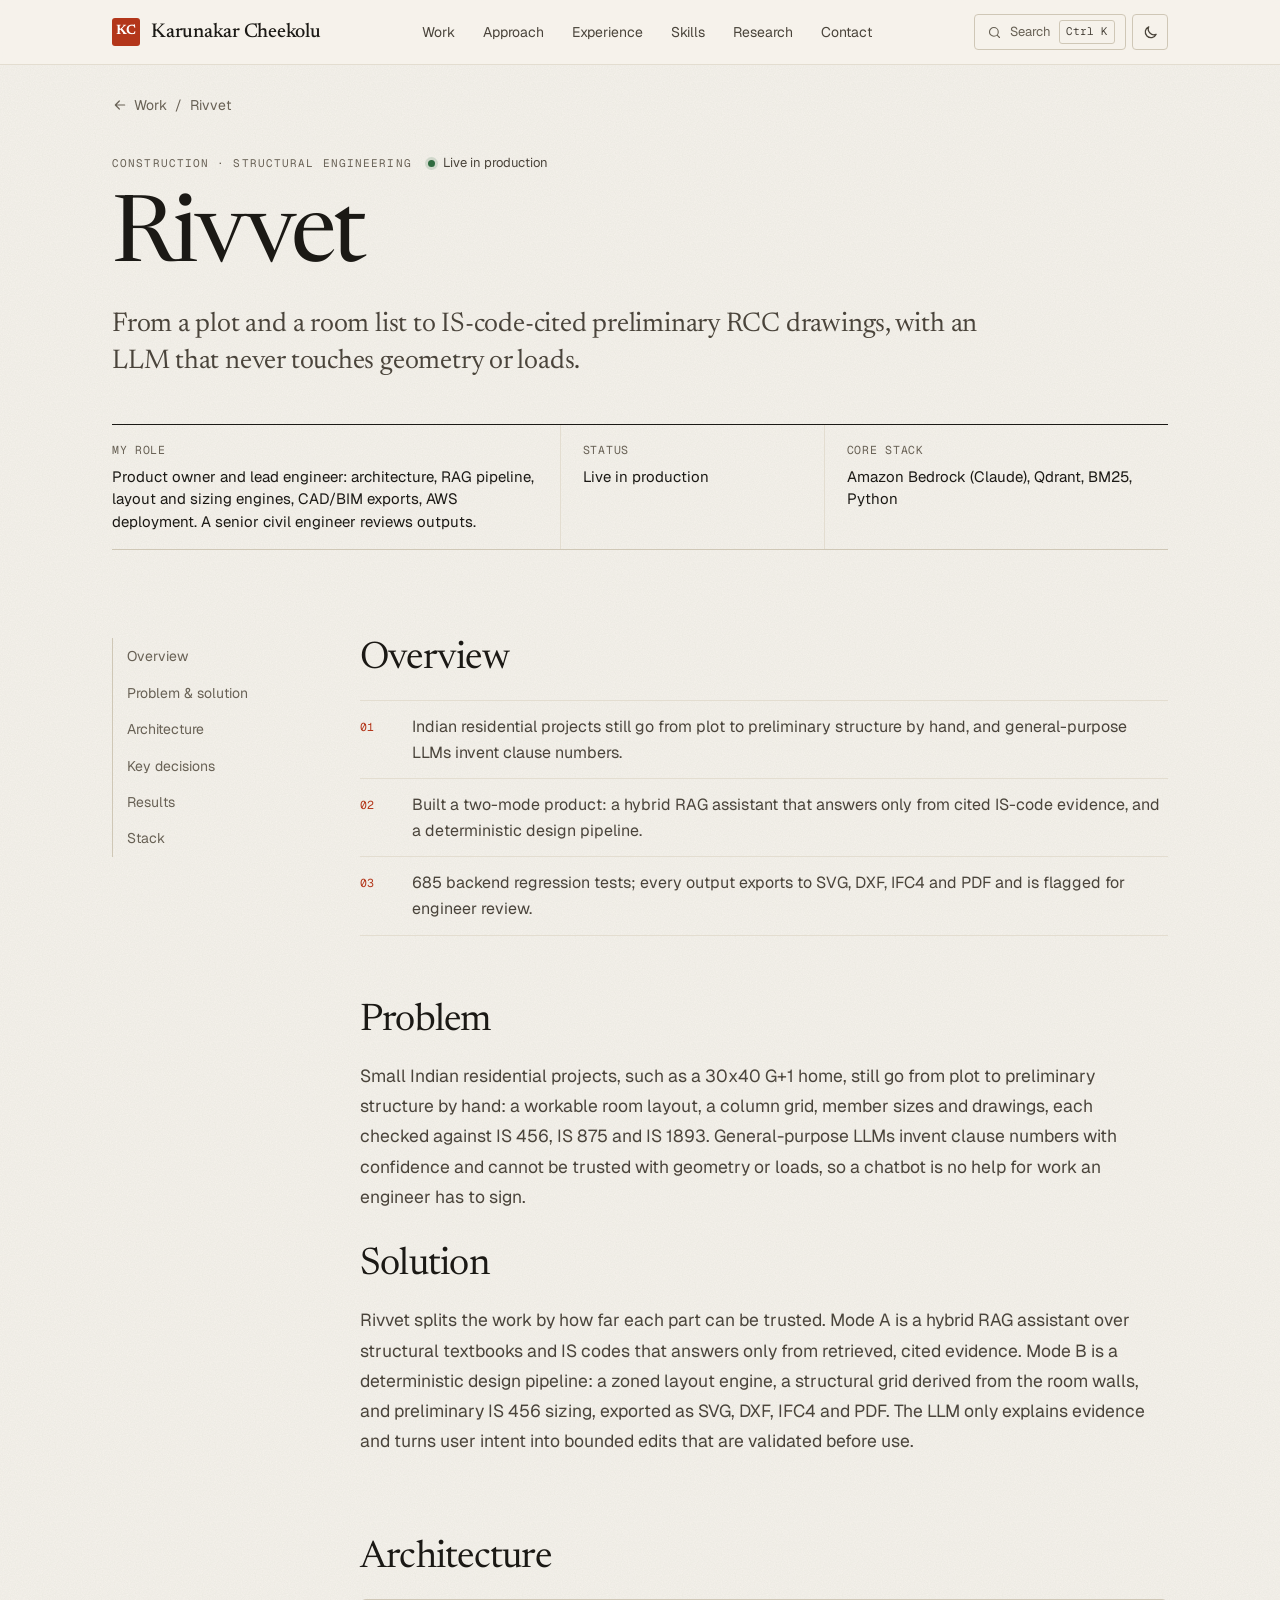
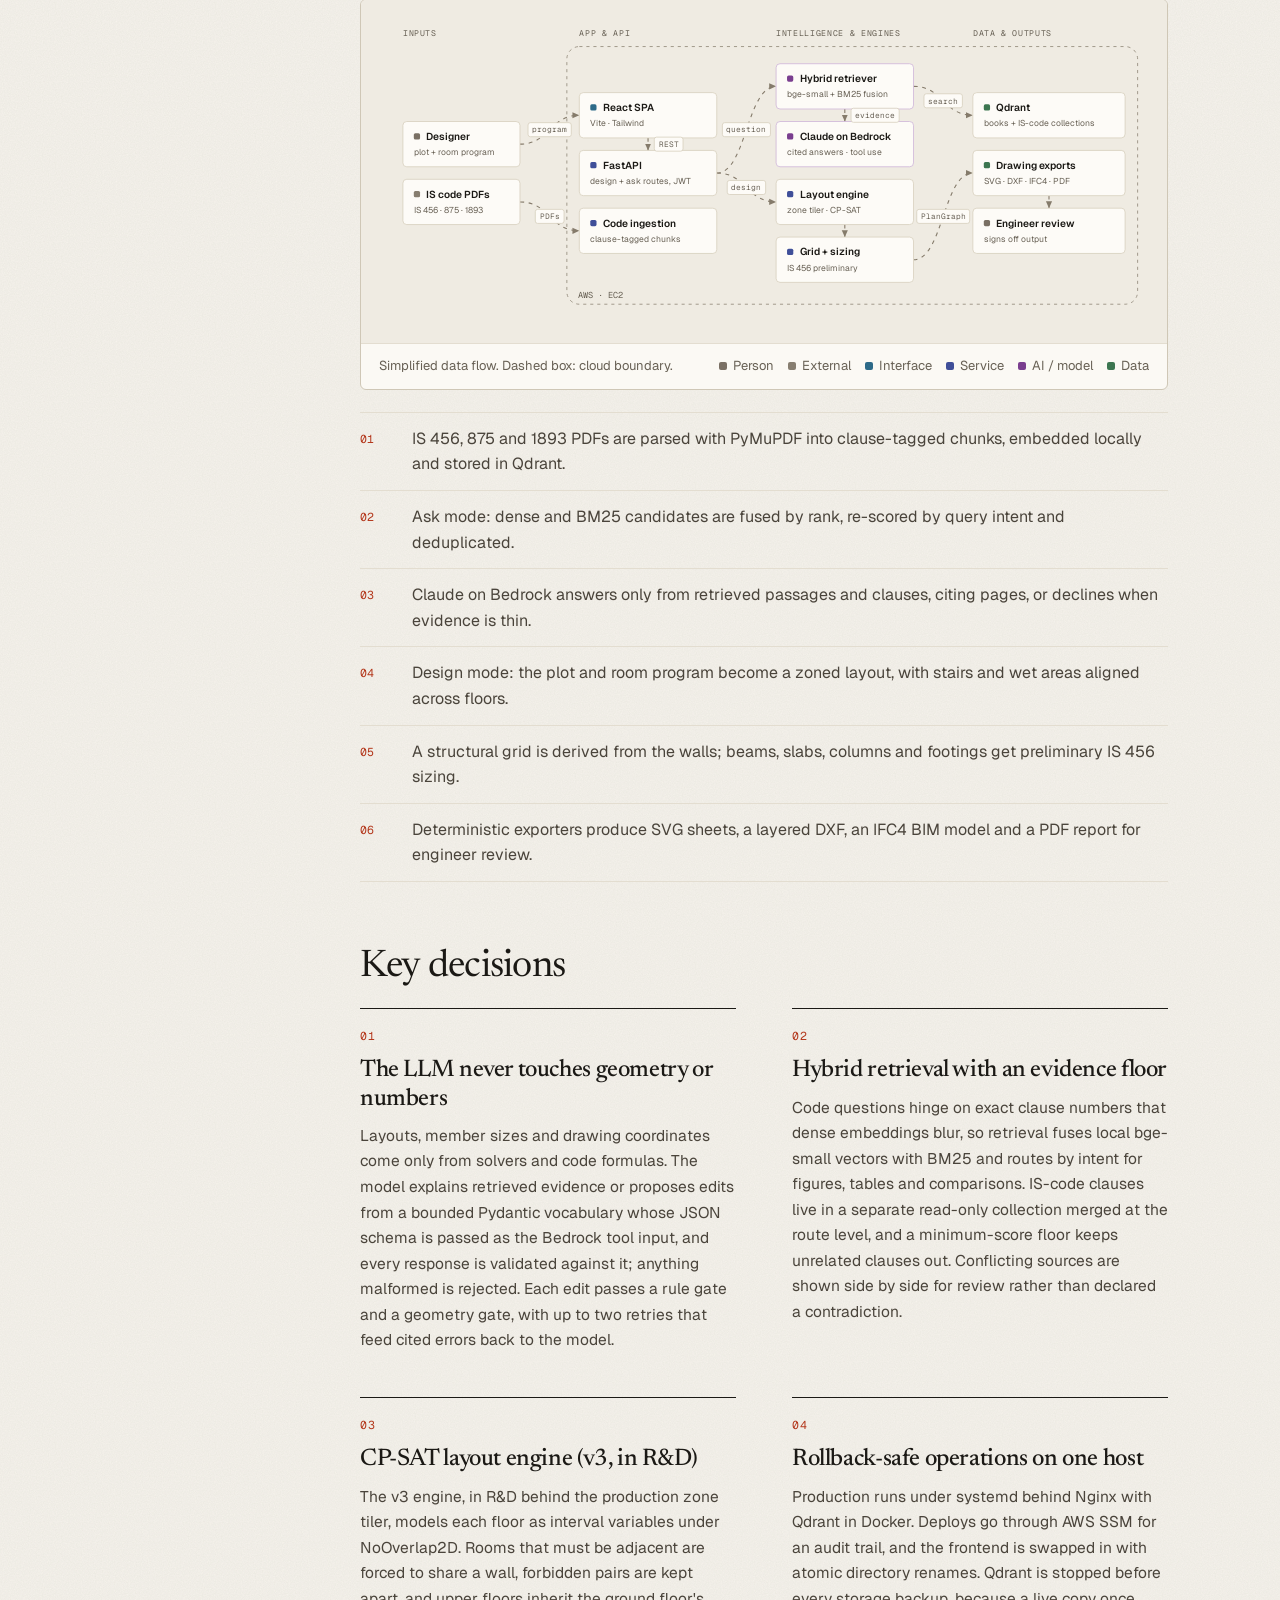
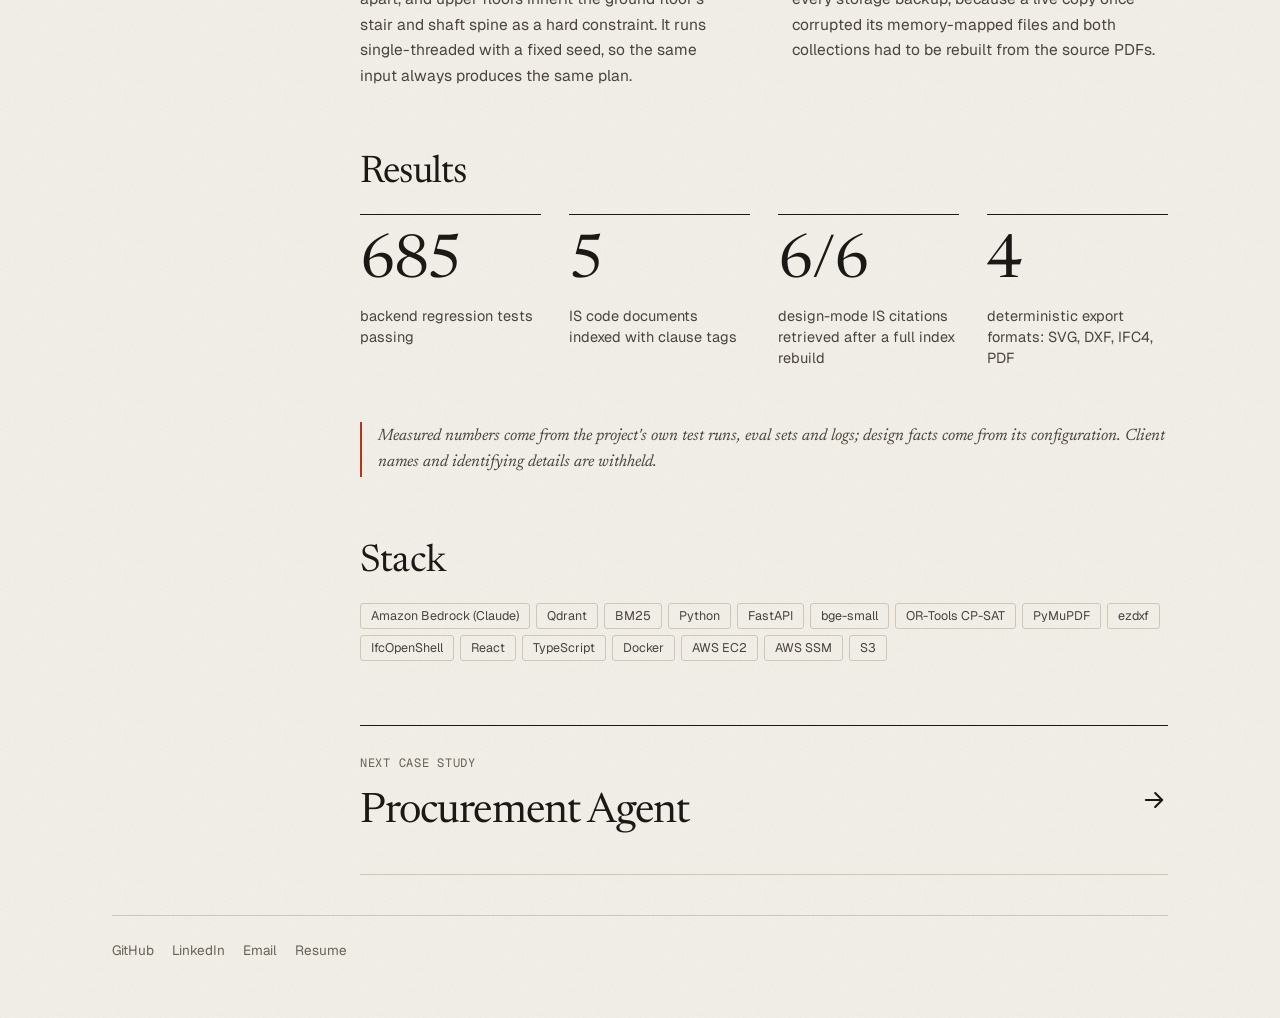
<file: work/rivvet/index.html>
<!doctype html>
<html lang="en" class="no-js">
<head>
<meta charset="utf-8">
<meta name="viewport" content="width=device-width, initial-scale=1">
<script>(function(){var d=document.documentElement;d.className=d.className.replace('no-js','js');var t=null;try{t=new URLSearchParams(location.search).get('theme')||localStorage.getItem('theme');}catch(e){}if(t==='dark'||t==='light'){d.setAttribute('data-theme',t);d.style.colorScheme=t;}setTimeout(function(){if(!window.__kc){d.classList.remove('js');d.classList.add('no-js');}},2500);})();</script>
<title>Rivvet: AI structural design | Karunakar Cheekolu</title>
<meta name="description" content="From a plot and a room list to IS-code-cited preliminary RCC drawings, with an LLM that never touches geometry or loads.">
<meta name="author" content="Karunakar Cheekolu">
<link rel="canonical" href="https://karun-ch.github.io/work/rivvet/">
<meta property="og:url" content="https://karun-ch.github.io/work/rivvet/">
<meta name="color-scheme" content="light">
<meta name="theme-color" content="#f6f3ec">
<meta name="referrer" content="strict-origin-when-cross-origin">
<meta property="og:type" content="article">
<meta property="og:site_name" content="Karunakar Cheekolu">
<meta property="og:locale" content="en_US">
<meta property="og:title" content="Rivvet: Code-cited structural design, deterministic where it matters">
<meta property="og:description" content="From a plot and a room list to IS-code-cited preliminary RCC drawings, with an LLM that never touches geometry or loads.">
<meta property="og:image" content="https://karun-ch.github.io/assets/og/rivvet.png">
<meta property="og:image:type" content="image/png">
<meta property="og:image:width" content="1200">
<meta property="og:image:height" content="630">
<meta property="og:image:alt" content="Rivvet case study by Karunakar Cheekolu">
<meta property="article:published_time" content="2026-10-21">
<meta property="article:modified_time" content="2026-10-21">
<meta property="article:author" content="https://karun-ch.github.io/">
<meta name="twitter:card" content="summary_large_image">
<meta name="twitter:title" content="Rivvet: Code-cited structural design, deterministic where it matters">
<meta name="twitter:description" content="From a plot and a room list to IS-code-cited preliminary RCC drawings, with an LLM that never touches geometry or loads.">
<meta name="twitter:image" content="https://karun-ch.github.io/assets/og/rivvet.png">
<meta name="twitter:image:alt" content="Rivvet case study by Karunakar Cheekolu">
<link rel="icon" href="/favicon.ico" sizes="48x48">
<link rel="icon" href="/favicon.svg" type="image/svg+xml">
<link rel="apple-touch-icon" href="/apple-touch-icon.png">
<link rel="manifest" href="/site.webmanifest">
<link rel="preconnect" href="https://fonts.googleapis.com">
<link rel="preconnect" href="https://fonts.gstatic.com" crossorigin>
<link rel="preload" as="style" href="https://fonts.googleapis.com/css2?family=Newsreader:ital,opsz,wght@0,6..72,300..700;1,6..72,400&family=Geist:wght@400..700&family=Geist+Mono:wght@400..600&display=swap" onload="this.onload=null;this.rel='stylesheet'">
<noscript><link rel="stylesheet" href="https://fonts.googleapis.com/css2?family=Newsreader:ital,opsz,wght@0,6..72,300..700;1,6..72,400&family=Geist:wght@400..700&family=Geist+Mono:wght@400..600&display=swap"></noscript>
<link rel="stylesheet" href="/assets/css/style.css?v=9b8057ca">
<script type="application/ld+json">{"@context": "https://schema.org", "@graph": [{"@type": "TechArticle", "headline": "Rivvet: Code-cited structural design, deterministic where it matters", "description": "From a plot and a room list to IS-code-cited preliminary RCC drawings, with an LLM that never touches geometry or loads.", "url": "https://karun-ch.github.io/work/rivvet/", "mainEntityOfPage": "https://karun-ch.github.io/work/rivvet/", "inLanguage": "en", "datePublished": "2026-10-21", "dateModified": "2026-10-21", "image": "https://karun-ch.github.io/assets/og/rivvet.png", "author": {"@type": "Person", "@id": "https://karun-ch.github.io/#person", "name": "Karunakar Cheekolu", "url": "https://karun-ch.github.io/"}, "about": [{"@type": "Thing", "name": "Construction"}, {"@type": "Thing", "name": "Structural engineering"}], "keywords": ["Amazon Bedrock (Claude)", "Qdrant", "BM25", "Python", "FastAPI", "bge-small", "OR-Tools CP-SAT", "PyMuPDF", "ezdxf", "IfcOpenShell"]}, {"@type": "BreadcrumbList", "itemListElement": [{"@type": "ListItem", "position": 1, "name": "Home", "item": "https://karun-ch.github.io/"}, {"@type": "ListItem", "position": 2, "name": "Rivvet", "item": "https://karun-ch.github.io/work/rivvet/"}]}]}</script>
</head>
<body>
<a class="skip" href="#main">Skip to content</a>
<header class="nav">
  <div class="container nav-inner">
    <a class="brand" href="/" aria-label="Karunakar Cheekolu, home"><span class="brand-mark" aria-hidden="true">KC</span><span>Karunakar Cheekolu</span></a>
    <nav aria-label="Primary"><ul class="nav-links" id="nav-links"><li><a href="/#work" data-section="work">Work</a></li><li><a href="/#approach" data-section="approach">Approach</a></li><li><a href="/#experience" data-section="experience">Experience</a></li><li><a href="/#skills" data-section="skills">Skills</a></li><li><a href="/#writing" data-section="writing">Research</a></li><li><a href="/#contact" data-section="contact">Contact</a></li></ul></nav>
    <div class="nav-actions">
      <button class="kbd-btn" type="button" data-cmdk-open aria-label="Search" aria-keyshortcuts="Control+K Meta+K"><svg viewBox="0 0 24 24" fill="none" stroke="currentColor" stroke-width="1.8" stroke-linecap="round" stroke-linejoin="round" aria-hidden="true"><circle cx="11" cy="11" r="7"/><path d="m20 20-3.5-3.5"/></svg><span class="lbl">Search</span><kbd>Ctrl K</kbd></button>
      <button class="icon-btn" type="button" data-theme-toggle aria-label="Dark theme" aria-pressed="false"><span class="theme-icon-light"><svg viewBox="0 0 24 24" fill="none" stroke="currentColor" stroke-width="1.8" stroke-linecap="round" stroke-linejoin="round" aria-hidden="true"><path d="M20 14.5A8 8 0 0 1 9.5 4 8 8 0 1 0 20 14.5Z"/></svg></span><span class="theme-icon-dark"><svg viewBox="0 0 24 24" fill="none" stroke="currentColor" stroke-width="1.8" stroke-linecap="round" stroke-linejoin="round" aria-hidden="true"><circle cx="12" cy="12" r="4"/><path d="M12 2v2M12 20v2M4.9 4.9l1.4 1.4M17.7 17.7l1.4 1.4M2 12h2M20 12h2M4.9 19.1l1.4-1.4M17.7 6.3l1.4-1.4"/></svg></span></button>
      <button class="icon-btn menu-btn" type="button" data-menu aria-controls="nav-links" aria-expanded="false" aria-label="Menu"><svg viewBox="0 0 24 24" fill="none" stroke="currentColor" stroke-width="1.8" stroke-linecap="round" stroke-linejoin="round" aria-hidden="true"><path d="M4 7h16M4 12h16M4 17h16"/></svg></button>
    </div>
  </div>
</header>
<main id="main">
<div class="container">
  <nav class="crumbs" aria-label="Breadcrumb"><a href="/#work"><svg viewBox="0 0 24 24" fill="none" stroke="currentColor" stroke-width="1.8" stroke-linecap="round" stroke-linejoin="round" aria-hidden="true"><path d="M19 12H5M11 18l-6-6 6-6"/></svg>Work</a><span aria-hidden="true">/</span><span aria-current="page">Rivvet</span></nav>
  <header class="case-hero">
    <div class="card-top" style="justify-content:flex-start;gap:16px;flex-wrap:wrap"><span class="card-domain">Construction · Structural engineering</span><span class="status"><span class="dot" aria-hidden="true"></span>Live in production</span></div>
    <h1>Rivvet</h1>
    <p class="tagline">From a plot and a room list to IS-code-cited preliminary RCC drawings, with an LLM that never touches geometry or loads.</p>
    <dl class="case-meta">
      <div><dt>My role</dt><dd>Product owner and lead engineer: architecture, RAG pipeline, layout and sizing engines, CAD/BIM exports, AWS deployment. A senior civil engineer reviews outputs.</dd></div>
      <div><dt>Status</dt><dd>Live in production</dd></div>
      <div><dt>Core stack</dt><dd>Amazon Bedrock (Claude), Qdrant, BM25, Python</dd></div>
    </dl>
  </header>
  <div class="case-layout">
    <nav class="toc" aria-label="On this page"><a href="#overview" data-section="overview">Overview</a><a href="#problem" data-section="problem">Problem & solution</a><a href="#architecture" data-section="architecture">Architecture</a><a href="#decisions" data-section="decisions">Key decisions</a><a href="#results" data-section="results">Results</a><a href="#stack" data-section="stack">Stack</a></nav>
    <div>
      <section class="case-section" id="overview" style="padding-top:0"><h2>Overview</h2><ul class="flow" style="margin-top:0"><li>Indian residential projects still go from plot to preliminary structure by hand, and general-purpose LLMs invent clause numbers.</li><li>Built a two-mode product: a hybrid RAG assistant that answers only from cited IS-code evidence, and a deterministic design pipeline.</li><li>685 backend regression tests; every output exports to SVG, DXF, IFC4 and PDF and is flagged for engineer review.</li></ul></section>
      <section class="case-section" id="problem" style="padding-top:0"><h2>Problem</h2><p>Small Indian residential projects, such as a 30x40 G+1 home, still go from plot to preliminary structure by hand: a workable room layout, a column grid, member sizes and drawings, each checked against IS 456, IS 875 and IS 1893. General-purpose LLMs invent clause numbers with confidence and cannot be trusted with geometry or loads, so a chatbot is no help for work an engineer has to sign.</p><h2 style="margin-top:32px">Solution</h2><p>Rivvet splits the work by how far each part can be trusted. Mode A is a hybrid RAG assistant over structural textbooks and IS codes that answers only from retrieved, cited evidence. Mode B is a deterministic design pipeline: a zoned layout engine, a structural grid derived from the room walls, and preliminary IS 456 sizing, exported as SVG, DXF, IFC4 and PDF. The LLM only explains evidence and turns user intent into bounded edits that are validated before use.</p></section>
      <section class="case-section" id="architecture" style="padding-top:0">
        <h2>Architecture</h2>
        <figure class="figure">
          <div class="figure-body" tabindex="0" role="region" aria-label="Rivvet architecture diagram, scrolls horizontally on small screens"><svg class="arch" viewBox="0 0 981 388" role="img" aria-labelledby="t-rivvet d-rivvet"><title id="t-rivvet">Rivvet architecture</title><desc id="d-rivvet">Data flow: Designer (person) to React SPA (interface) (program); React SPA (interface) to FastAPI (service) (REST); IS code PDFs (external system) to Code ingestion (service) (PDFs); FastAPI (service) to Hybrid retriever (AI model) (question); Hybrid retriever (AI model) to Claude on Bedrock (AI model) (evidence); Hybrid retriever (AI model) to Qdrant (data store) (search); FastAPI (service) to Layout engine (service) (design); Layout engine (service) to Grid + sizing (service); Grid + sizing (service) to Drawing exports (data store) (PlanGraph); Drawing exports (data store) to Engineer review (person).</desc><defs><marker id="arr-rivvet" viewBox="0 0 10 10" refX="9" refY="5" markerWidth="7" markerHeight="7" orient="auto-start-reverse"><path class="arrow" d="M0 1 L9 5 L0 9 z"/></marker></defs><rect class="boundary" x="238" y="34" width="731" height="330" rx="16"/><text class="boundary-label" x="252" y="356">AWS · EC2</text><text class="layer-name" x="28" y="20">Inputs</text><text class="layer-name" x="254" y="20">App &amp; API</text><text class="layer-name" x="506" y="20">Intelligence &amp; engines</text><text class="layer-name" x="758" y="20">Data &amp; outputs</text><path class="edge" d="M178.0,159.0 C216.0,159.0 216.0,122.0 254.0,122.0" marker-end="url(#arr-rivvet)"/><path class="edge" d="M342.0,151.0 L342.0,167.0" marker-end="url(#arr-rivvet)"/><path class="edge" d="M178.0,233.0 C216.0,233.0 216.0,270.0 254.0,270.0" marker-end="url(#arr-rivvet)"/><path class="edge" d="M430.0,196.0 C468.0,196.0 468.0,85.0 506.0,85.0" marker-end="url(#arr-rivvet)"/><path class="edge" d="M594.0,114.0 L594.0,130.0" marker-end="url(#arr-rivvet)"/><path class="edge" d="M682.0,85.0 C720.0,85.0 720.0,122.0 758.0,122.0" marker-end="url(#arr-rivvet)"/><path class="edge" d="M430.0,196.0 C468.0,196.0 468.0,233.0 506.0,233.0" marker-end="url(#arr-rivvet)"/><path class="edge" d="M594.0,262.0 L594.0,278.0" marker-end="url(#arr-rivvet)"/><path class="edge" d="M682.0,307.0 C720.0,307.0 720.0,196.0 758.0,196.0" marker-end="url(#arr-rivvet)"/><path class="edge" d="M855.5,225.0 L855.5,241.0" marker-end="url(#arr-rivvet)"/><g class="node user"><rect class="box" x="28" y="130.0" width="150" height="58" rx="11"/><rect class="k-user" x="42" y="145.0" width="8" height="8" rx="2"/><text class="label" x="58" y="153.5">Designer</text><text class="sub" x="42" y="173.0">plot + room program</text></g><g class="node external"><rect class="box" x="28" y="204.0" width="150" height="58" rx="11"/><rect class="k-external" x="42" y="219.0" width="8" height="8" rx="2"/><text class="label" x="58" y="227.5">IS code PDFs</text><text class="sub" x="42" y="247.0">IS 456 · 875 · 1893</text></g><g class="node ui"><rect class="box" x="254" y="93.0" width="176" height="58" rx="11"/><rect class="k-ui" x="268" y="108.0" width="8" height="8" rx="2"/><text class="label" x="284" y="116.5">React SPA</text><text class="sub" x="268" y="136.0">Vite · Tailwind</text></g><g class="node service"><rect class="box" x="254" y="167.0" width="176" height="58" rx="11"/><rect class="k-service" x="268" y="182.0" width="8" height="8" rx="2"/><text class="label" x="284" y="190.5">FastAPI</text><text class="sub" x="268" y="210.0">design + ask routes, JWT</text></g><g class="node service"><rect class="box" x="254" y="241.0" width="176" height="58" rx="11"/><rect class="k-service" x="268" y="256.0" width="8" height="8" rx="2"/><text class="label" x="284" y="264.5">Code ingestion</text><text class="sub" x="268" y="284.0">clause-tagged chunks</text></g><g class="node ai"><rect class="box" x="506" y="56.0" width="176" height="58" rx="11"/><rect class="k-ai" x="520" y="71.0" width="8" height="8" rx="2"/><text class="label" x="536" y="79.5">Hybrid retriever</text><text class="sub" x="520" y="99.0">bge-small + BM25 fusion</text></g><g class="node ai"><rect class="box" x="506" y="130.0" width="176" height="58" rx="11"/><rect class="k-ai" x="520" y="145.0" width="8" height="8" rx="2"/><text class="label" x="536" y="153.5">Claude on Bedrock</text><text class="sub" x="520" y="173.0">cited answers · tool use</text></g><g class="node service"><rect class="box" x="506" y="204.0" width="176" height="58" rx="11"/><rect class="k-service" x="520" y="219.0" width="8" height="8" rx="2"/><text class="label" x="536" y="227.5">Layout engine</text><text class="sub" x="520" y="247.0">zone tiler · CP-SAT</text></g><g class="node service"><rect class="box" x="506" y="278.0" width="176" height="58" rx="11"/><rect class="k-service" x="520" y="293.0" width="8" height="8" rx="2"/><text class="label" x="536" y="301.5">Grid + sizing</text><text class="sub" x="520" y="321.0">IS 456 preliminary</text></g><g class="node data"><rect class="box" x="758" y="93.0" width="195" height="58" rx="11"/><rect class="k-data" x="772" y="108.0" width="8" height="8" rx="2"/><text class="label" x="788" y="116.5">Qdrant</text><text class="sub" x="772" y="136.0">books + IS-code collections</text></g><g class="node data"><rect class="box" x="758" y="167.0" width="195" height="58" rx="11"/><rect class="k-data" x="772" y="182.0" width="8" height="8" rx="2"/><text class="label" x="788" y="190.5">Drawing exports</text><text class="sub" x="772" y="210.0">SVG · DXF · IFC4 · PDF</text></g><g class="node user"><rect class="box" x="758" y="241.0" width="195" height="58" rx="11"/><rect class="k-user" x="772" y="256.0" width="8" height="8" rx="2"/><text class="label" x="788" y="264.5">Engineer review</text><text class="sub" x="772" y="284.0">signs off output</text></g><g class="edge-label"><rect x="188.3" y="131.5" width="55.4" height="18" rx="9"/><text x="216.0" y="144.0" text-anchor="middle">program</text></g><g class="edge-label"><rect x="350.0" y="150.0" width="36.8" height="18" rx="9"/><text x="368.4" y="162.5" text-anchor="middle">REST</text></g><g class="edge-label"><rect x="197.6" y="242.5" width="36.8" height="18" rx="9"/><text x="216.0" y="255.0" text-anchor="middle">PDFs</text></g><g class="edge-label"><rect x="437.2" y="131.5" width="61.6" height="18" rx="9"/><text x="468.0" y="144.0" text-anchor="middle">question</text></g><g class="edge-label"><rect x="602.0" y="113.0" width="61.6" height="18" rx="9"/><text x="632.8" y="125.5" text-anchor="middle">evidence</text></g><g class="edge-label"><rect x="695.4" y="94.5" width="49.2" height="18" rx="9"/><text x="720.0" y="107.0" text-anchor="middle">search</text></g><g class="edge-label"><rect x="443.4" y="205.5" width="49.2" height="18" rx="9"/><text x="468.0" y="218.0" text-anchor="middle">design</text></g><g class="edge-label"><rect x="686.1" y="242.5" width="67.8" height="18" rx="9"/><text x="720.0" y="255.0" text-anchor="middle">PlanGraph</text></g></svg></div>
          <figcaption><span>Simplified data flow. Dashed box: cloud boundary.</span><span class="legend"><span><i style="background:var(--k-user)"></i>Person</span><span><i style="background:var(--k-external)"></i>External</span><span><i style="background:var(--k-ui)"></i>Interface</span><span><i style="background:var(--k-service)"></i>Service</span><span><i style="background:var(--k-ai)"></i>AI / model</span><span><i style="background:var(--k-data)"></i>Data</span></span></figcaption>
        </figure>
        <ol class="flow"><li>IS 456, 875 and 1893 PDFs are parsed with PyMuPDF into clause-tagged chunks, embedded locally and stored in Qdrant.</li><li>Ask mode: dense and BM25 candidates are fused by rank, re-scored by query intent and deduplicated.</li><li>Claude on Bedrock answers only from retrieved passages and clauses, citing pages, or declines when evidence is thin.</li><li>Design mode: the plot and room program become a zoned layout, with stairs and wet areas aligned across floors.</li><li>A structural grid is derived from the walls; beams, slabs, columns and footings get preliminary IS 456 sizing.</li><li>Deterministic exporters produce SVG sheets, a layered DXF, an IFC4 BIM model and a PDF report for engineer review.</li></ol>
      </section>
      <section class="case-section" id="decisions" style="padding-top:0"><h2>Key decisions</h2><div class="decisions"><article class="decision"><h3>The LLM never touches geometry or numbers</h3><p>Layouts, member sizes and drawing coordinates come only from solvers and code formulas. The model explains retrieved evidence or proposes edits from a bounded Pydantic vocabulary whose JSON schema is passed as the Bedrock tool input, and every response is validated against it; anything malformed is rejected. Each edit passes a rule gate and a geometry gate, with up to two retries that feed cited errors back to the model.</p></article><article class="decision"><h3>Hybrid retrieval with an evidence floor</h3><p>Code questions hinge on exact clause numbers that dense embeddings blur, so retrieval fuses local bge-small vectors with BM25 and routes by intent for figures, tables and comparisons. IS-code clauses live in a separate read-only collection merged at the route level, and a minimum-score floor keeps unrelated clauses out. Conflicting sources are shown side by side for review rather than declared a contradiction.</p></article><article class="decision"><h3>CP-SAT layout engine (v3, in R&amp;D)</h3><p>The v3 engine, in R&amp;D behind the production zone tiler, models each floor as interval variables under NoOverlap2D. Rooms that must be adjacent are forced to share a wall, forbidden pairs are kept apart, and upper floors inherit the ground floor&#x27;s stair and shaft spine as a hard constraint. It runs single-threaded with a fixed seed, so the same input always produces the same plan.</p></article><article class="decision"><h3>Rollback-safe operations on one host</h3><p>Production runs under systemd behind Nginx with Qdrant in Docker. Deploys go through AWS SSM for an audit trail, and the frontend is swapped in with atomic directory renames. Qdrant is stopped before every storage backup, because a live copy once corrupted its memory-mapped files and both collections had to be rebuilt from the source PDFs.</p></article></div></section>
      <section class="case-section" id="results" style="padding-top:0"><h2>Results</h2><div class="results"><div class="stat"><div class="v">685</div><div class="l">backend regression tests passing</div></div><div class="stat"><div class="v">5</div><div class="l">IS code documents indexed with clause tags</div></div><div class="stat"><div class="v">6/6</div><div class="l">design-mode IS citations retrieved after a full index rebuild</div></div><div class="stat"><div class="v">4</div><div class="l">deterministic export formats: SVG, DXF, IFC4, PDF</div></div></div>
        <div class="note">Measured numbers come from the project's own test runs, eval sets and logs; design facts come from its configuration. Client names and identifying details are withheld.</div></section>
      <section class="case-section" id="stack" style="padding-top:0"><h2>Stack</h2><div class="chips"><span class="chip">Amazon Bedrock (Claude)</span><span class="chip">Qdrant</span><span class="chip">BM25</span><span class="chip">Python</span><span class="chip">FastAPI</span><span class="chip">bge-small</span><span class="chip">OR-Tools CP-SAT</span><span class="chip">PyMuPDF</span><span class="chip">ezdxf</span><span class="chip">IfcOpenShell</span><span class="chip">React</span><span class="chip">TypeScript</span><span class="chip">Docker</span><span class="chip">AWS EC2</span><span class="chip">AWS SSM</span><span class="chip">S3</span></div></section>
      <a class="next-case" href="/work/procurement-agent/"><span><small>Next case study</small><b>Procurement Agent</b></span><svg viewBox="0 0 24 24" fill="none" stroke="currentColor" stroke-width="1.8" stroke-linecap="round" stroke-linejoin="round" aria-hidden="true"><path d="M5 12h14M13 6l6 6-6 6"/></svg></a>
    </div>
  </div>
</div>
</main>
<footer class="footer">
  <div class="container"><div class="footer-inner">
    <nav aria-label="Footer"><a href="https://github.com/karun-ch" rel="me noopener">GitHub</a><a href="https://www.linkedin.com/in/karunakar-ch9/" rel="me noopener">LinkedIn</a><a href="mailto:karunakarcheekolu09@gmail.com">Email</a><a href="/assets/Karunakar_Cheekolu_Resume.pdf">Resume</a></nav>
  </div></div>
</footer>
<p class="sr-only" role="status" id="live"></p>
<dialog class="cmdk" id="cmdk" aria-label="Search">
  <input class="cmdk-input" type="text" role="combobox" aria-expanded="true" aria-controls="cmdk-list" aria-autocomplete="list" placeholder="Jump to a case study, section or action…" aria-label="Search pages and actions" autocomplete="off" spellcheck="false">
  <ul class="cmdk-list" id="cmdk-list" role="listbox" aria-label="Results" tabindex="-1"></ul>
  <p class="sr-only" role="status" id="cmdk-status"></p>
  <div class="cmdk-foot" aria-hidden="true"><span><kbd>↑</kbd> <kbd>↓</kbd> navigate</span><span><kbd>Enter</kbd> open</span><span><kbd>Esc</kbd> close</span></div>
</dialog>
<script type="application/json" id="cmdk-data">[{"label": "Rivvet: Code-cited structural design, deterministic where it matters", "group": "Case study", "href": "/work/rivvet/"}, {"label": "Procurement Agent: An email-driven agent that prepares every step, while humans commit the money", "group": "Case study", "href": "/work/procurement-agent/"}, {"label": "Ad Creative Engine: A multi-agent pipeline from a one-line brief to review-ready creatives", "group": "Case study", "href": "/work/ad-creative-engine/"}, {"label": "Warranty Genie: Claude reads the evidence so reviewers only handle real exceptions", "group": "Case study", "href": "/work/warranty-genie/"}, {"label": "Forward Pricing Intelligence: Auditable forward prices, with an AI assistant that cannot invent a number", "group": "Case study", "href": "/work/forward-pricing/"}, {"label": "Manufacturing AI Agents Hub: Seven governed plant workflows, one hub, every action gated by a named person", "group": "Case study", "href": "/work/agents-hub/"}, {"label": "Selected systems", "group": "Section", "href": "/#work"}, {"label": "How I build", "group": "Section", "href": "/#approach"}, {"label": "Experience", "group": "Section", "href": "/#experience"}, {"label": "Skills", "group": "Section", "href": "/#skills"}, {"label": "Publication, certifications & education", "group": "Section", "href": "/#writing"}, {"label": "Contact", "group": "Section", "href": "/#contact"}, {"label": "Download resume (PDF)", "group": "Action", "href": "/assets/Karunakar_Cheekolu_Resume.pdf"}, {"label": "Copy email address", "group": "Action", "action": "copy-email"}, {"label": "Toggle light / dark theme", "group": "Action", "action": "theme"}, {"label": "GitHub", "group": "Link", "href": "https://github.com/karun-ch"}, {"label": "LinkedIn", "group": "Link", "href": "https://www.linkedin.com/in/karunakar-ch9/"}]</script>
<script type="application/json" id="site-data">{"email": "karunakarcheekolu09@gmail.com"}</script>
<script src="/assets/js/main.js?v=2c22358c" defer></script>
</body>
</html>
</file>
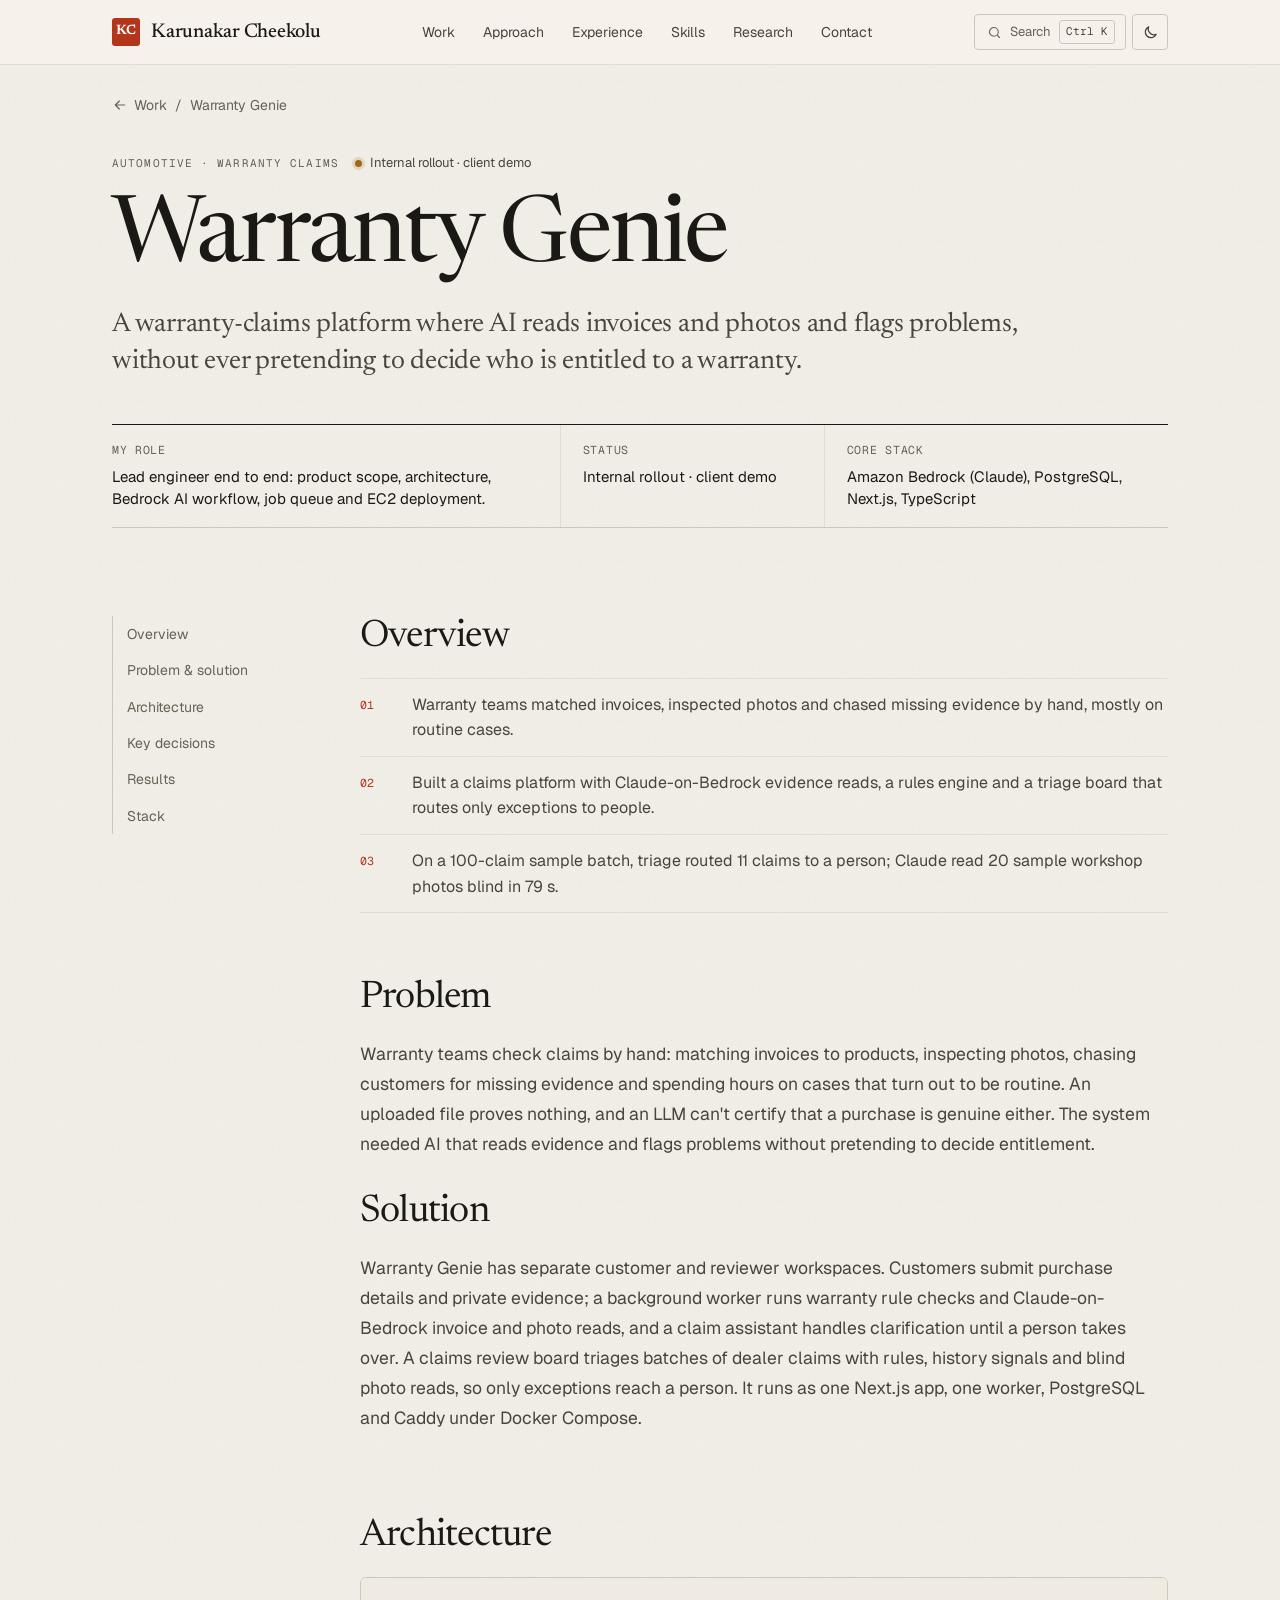
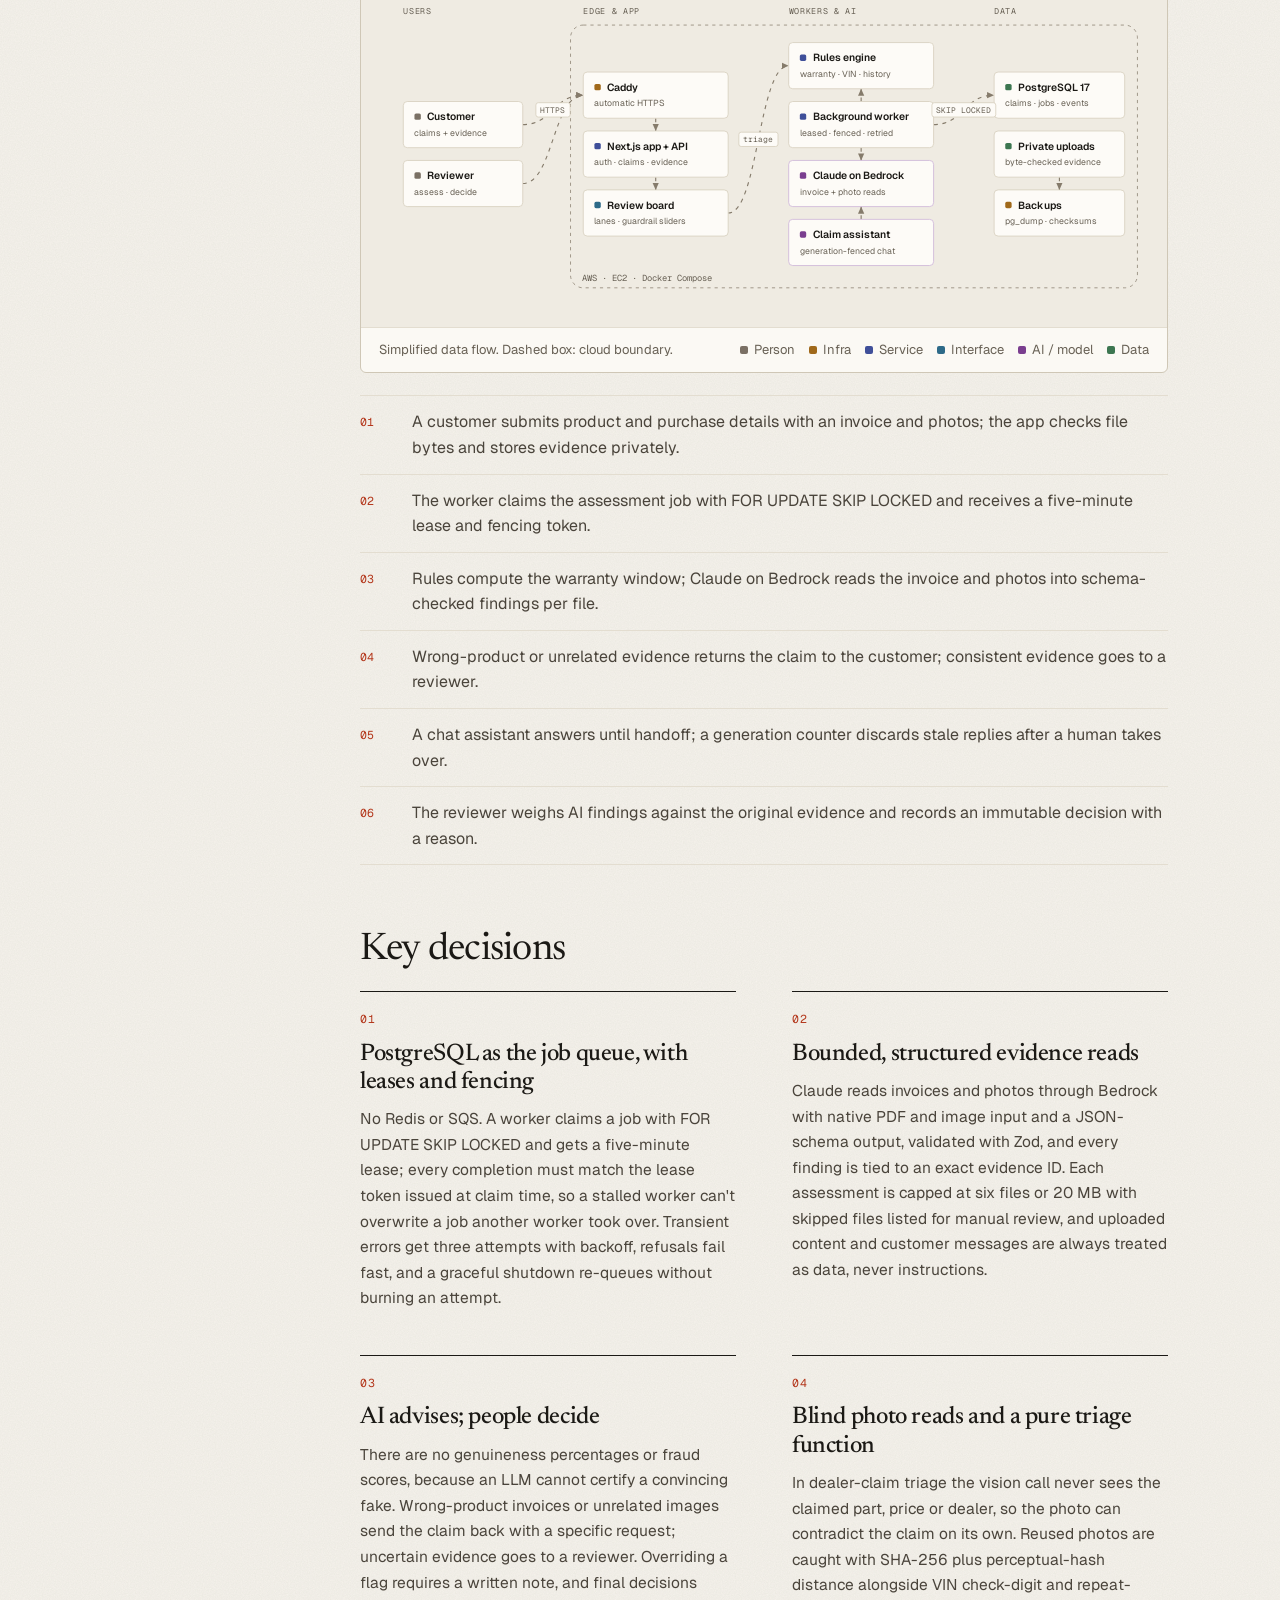
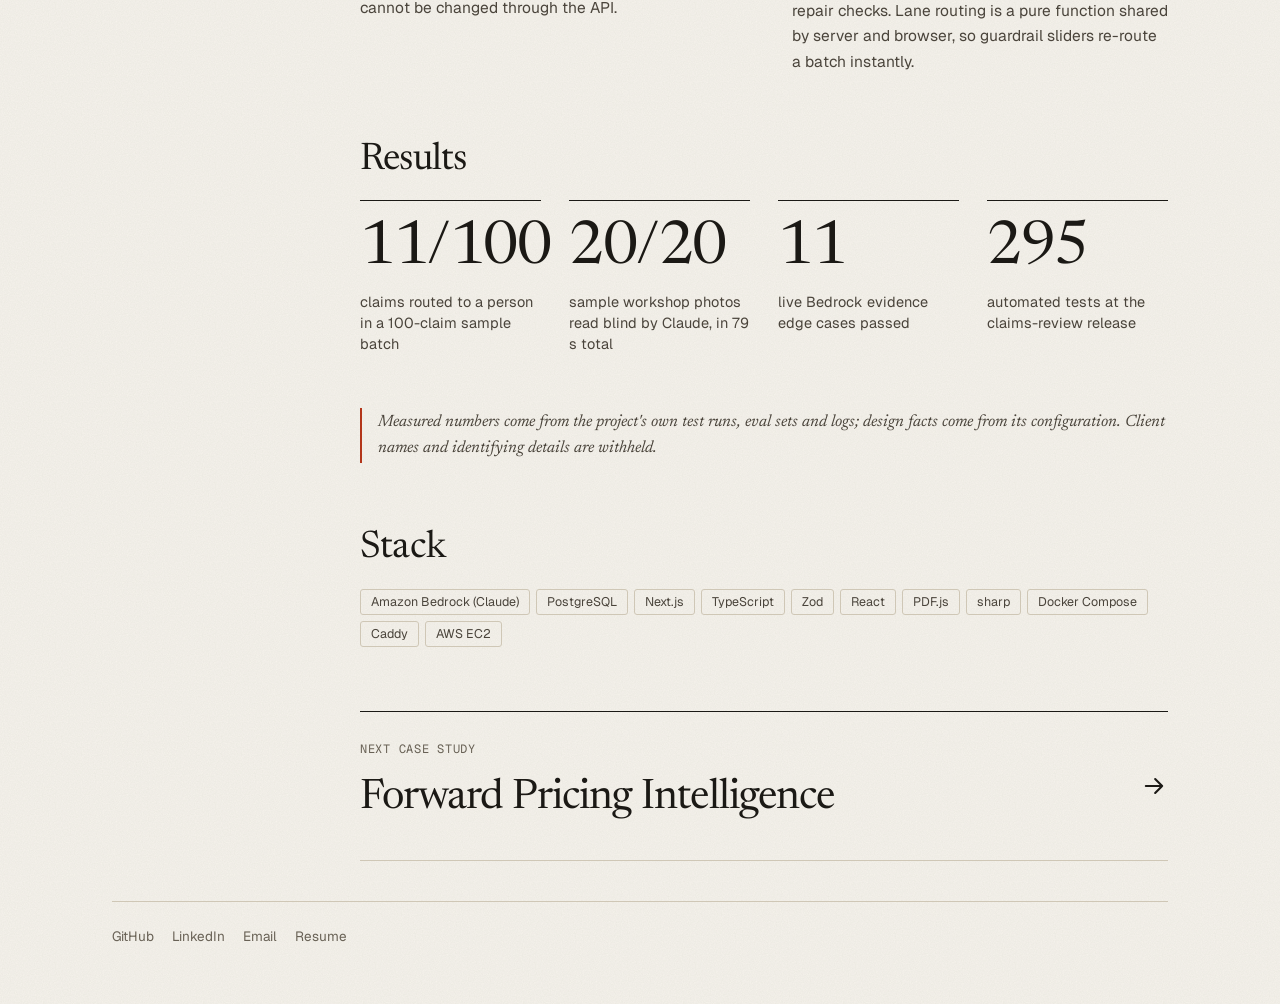
<file: work/warranty-genie/index.html>
<!doctype html>
<html lang="en" class="no-js">
<head>
<meta charset="utf-8">
<meta name="viewport" content="width=device-width, initial-scale=1">
<script>(function(){var d=document.documentElement;d.className=d.className.replace('no-js','js');var t=null;try{t=new URLSearchParams(location.search).get('theme')||localStorage.getItem('theme');}catch(e){}if(t==='dark'||t==='light'){d.setAttribute('data-theme',t);d.style.colorScheme=t;}setTimeout(function(){if(!window.__kc){d.classList.remove('js');d.classList.add('no-js');}},2500);})();</script>
<title>Warranty Genie: AI claims review | Karunakar Cheekolu</title>
<meta name="description" content="A warranty-claims platform where AI reads invoices and photos and flags problems, without ever pretending to decide who is entitled to a warranty.">
<meta name="author" content="Karunakar Cheekolu">
<link rel="canonical" href="https://karun-ch.github.io/work/warranty-genie/">
<meta property="og:url" content="https://karun-ch.github.io/work/warranty-genie/">
<meta name="color-scheme" content="light">
<meta name="theme-color" content="#f6f3ec">
<meta name="referrer" content="strict-origin-when-cross-origin">
<meta property="og:type" content="article">
<meta property="og:site_name" content="Karunakar Cheekolu">
<meta property="og:locale" content="en_US">
<meta property="og:title" content="Warranty Genie: Claude reads the evidence so reviewers only handle real exceptions">
<meta property="og:description" content="A warranty-claims platform where AI reads invoices and photos and flags problems, without ever pretending to decide who is entitled to a warranty.">
<meta property="og:image" content="https://karun-ch.github.io/assets/og/warranty-genie.png">
<meta property="og:image:type" content="image/png">
<meta property="og:image:width" content="1200">
<meta property="og:image:height" content="630">
<meta property="og:image:alt" content="Warranty Genie case study by Karunakar Cheekolu">
<meta property="article:published_time" content="2026-10-21">
<meta property="article:modified_time" content="2026-10-21">
<meta property="article:author" content="https://karun-ch.github.io/">
<meta name="twitter:card" content="summary_large_image">
<meta name="twitter:title" content="Warranty Genie: Claude reads the evidence so reviewers only handle real exceptions">
<meta name="twitter:description" content="A warranty-claims platform where AI reads invoices and photos and flags problems, without ever pretending to decide who is entitled to a warranty.">
<meta name="twitter:image" content="https://karun-ch.github.io/assets/og/warranty-genie.png">
<meta name="twitter:image:alt" content="Warranty Genie case study by Karunakar Cheekolu">
<link rel="icon" href="/favicon.ico" sizes="48x48">
<link rel="icon" href="/favicon.svg" type="image/svg+xml">
<link rel="apple-touch-icon" href="/apple-touch-icon.png">
<link rel="manifest" href="/site.webmanifest">
<link rel="preconnect" href="https://fonts.googleapis.com">
<link rel="preconnect" href="https://fonts.gstatic.com" crossorigin>
<link rel="preload" as="style" href="https://fonts.googleapis.com/css2?family=Newsreader:ital,opsz,wght@0,6..72,300..700;1,6..72,400&family=Geist:wght@400..700&family=Geist+Mono:wght@400..600&display=swap" onload="this.onload=null;this.rel='stylesheet'">
<noscript><link rel="stylesheet" href="https://fonts.googleapis.com/css2?family=Newsreader:ital,opsz,wght@0,6..72,300..700;1,6..72,400&family=Geist:wght@400..700&family=Geist+Mono:wght@400..600&display=swap"></noscript>
<link rel="stylesheet" href="/assets/css/style.css?v=9b8057ca">
<script type="application/ld+json">{"@context": "https://schema.org", "@graph": [{"@type": "TechArticle", "headline": "Warranty Genie: Claude reads the evidence so reviewers only handle real exceptions", "description": "A warranty-claims platform where AI reads invoices and photos and flags problems, without ever pretending to decide who is entitled to a warranty.", "url": "https://karun-ch.github.io/work/warranty-genie/", "mainEntityOfPage": "https://karun-ch.github.io/work/warranty-genie/", "inLanguage": "en", "datePublished": "2026-10-21", "dateModified": "2026-10-21", "image": "https://karun-ch.github.io/assets/og/warranty-genie.png", "author": {"@type": "Person", "@id": "https://karun-ch.github.io/#person", "name": "Karunakar Cheekolu", "url": "https://karun-ch.github.io/"}, "about": [{"@type": "Thing", "name": "Automotive"}, {"@type": "Thing", "name": "Warranty claims"}], "keywords": ["Amazon Bedrock (Claude)", "PostgreSQL", "Next.js", "TypeScript", "Zod", "React", "PDF.js", "sharp", "Docker Compose", "Caddy"]}, {"@type": "BreadcrumbList", "itemListElement": [{"@type": "ListItem", "position": 1, "name": "Home", "item": "https://karun-ch.github.io/"}, {"@type": "ListItem", "position": 2, "name": "Warranty Genie", "item": "https://karun-ch.github.io/work/warranty-genie/"}]}]}</script>
</head>
<body>
<a class="skip" href="#main">Skip to content</a>
<header class="nav">
  <div class="container nav-inner">
    <a class="brand" href="/" aria-label="Karunakar Cheekolu, home"><span class="brand-mark" aria-hidden="true">KC</span><span>Karunakar Cheekolu</span></a>
    <nav aria-label="Primary"><ul class="nav-links" id="nav-links"><li><a href="/#work" data-section="work">Work</a></li><li><a href="/#approach" data-section="approach">Approach</a></li><li><a href="/#experience" data-section="experience">Experience</a></li><li><a href="/#skills" data-section="skills">Skills</a></li><li><a href="/#writing" data-section="writing">Research</a></li><li><a href="/#contact" data-section="contact">Contact</a></li></ul></nav>
    <div class="nav-actions">
      <button class="kbd-btn" type="button" data-cmdk-open aria-label="Search" aria-keyshortcuts="Control+K Meta+K"><svg viewBox="0 0 24 24" fill="none" stroke="currentColor" stroke-width="1.8" stroke-linecap="round" stroke-linejoin="round" aria-hidden="true"><circle cx="11" cy="11" r="7"/><path d="m20 20-3.5-3.5"/></svg><span class="lbl">Search</span><kbd>Ctrl K</kbd></button>
      <button class="icon-btn" type="button" data-theme-toggle aria-label="Dark theme" aria-pressed="false"><span class="theme-icon-light"><svg viewBox="0 0 24 24" fill="none" stroke="currentColor" stroke-width="1.8" stroke-linecap="round" stroke-linejoin="round" aria-hidden="true"><path d="M20 14.5A8 8 0 0 1 9.5 4 8 8 0 1 0 20 14.5Z"/></svg></span><span class="theme-icon-dark"><svg viewBox="0 0 24 24" fill="none" stroke="currentColor" stroke-width="1.8" stroke-linecap="round" stroke-linejoin="round" aria-hidden="true"><circle cx="12" cy="12" r="4"/><path d="M12 2v2M12 20v2M4.9 4.9l1.4 1.4M17.7 17.7l1.4 1.4M2 12h2M20 12h2M4.9 19.1l1.4-1.4M17.7 6.3l1.4-1.4"/></svg></span></button>
      <button class="icon-btn menu-btn" type="button" data-menu aria-controls="nav-links" aria-expanded="false" aria-label="Menu"><svg viewBox="0 0 24 24" fill="none" stroke="currentColor" stroke-width="1.8" stroke-linecap="round" stroke-linejoin="round" aria-hidden="true"><path d="M4 7h16M4 12h16M4 17h16"/></svg></button>
    </div>
  </div>
</header>
<main id="main">
<div class="container">
  <nav class="crumbs" aria-label="Breadcrumb"><a href="/#work"><svg viewBox="0 0 24 24" fill="none" stroke="currentColor" stroke-width="1.8" stroke-linecap="round" stroke-linejoin="round" aria-hidden="true"><path d="M19 12H5M11 18l-6-6 6-6"/></svg>Work</a><span aria-hidden="true">/</span><span aria-current="page">Warranty Genie</span></nav>
  <header class="case-hero">
    <div class="card-top" style="justify-content:flex-start;gap:16px;flex-wrap:wrap"><span class="card-domain">Automotive · Warranty claims</span><span class="status pilot"><span class="dot" aria-hidden="true"></span>Internal rollout · client demo</span></div>
    <h1>Warranty Genie</h1>
    <p class="tagline">A warranty-claims platform where AI reads invoices and photos and flags problems, without ever pretending to decide who is entitled to a warranty.</p>
    <dl class="case-meta">
      <div><dt>My role</dt><dd>Lead engineer end to end: product scope, architecture, Bedrock AI workflow, job queue and EC2 deployment.</dd></div>
      <div><dt>Status</dt><dd>Internal rollout · client demo</dd></div>
      <div><dt>Core stack</dt><dd>Amazon Bedrock (Claude), PostgreSQL, Next.js, TypeScript</dd></div>
    </dl>
  </header>
  <div class="case-layout">
    <nav class="toc" aria-label="On this page"><a href="#overview" data-section="overview">Overview</a><a href="#problem" data-section="problem">Problem & solution</a><a href="#architecture" data-section="architecture">Architecture</a><a href="#decisions" data-section="decisions">Key decisions</a><a href="#results" data-section="results">Results</a><a href="#stack" data-section="stack">Stack</a></nav>
    <div>
      <section class="case-section" id="overview" style="padding-top:0"><h2>Overview</h2><ul class="flow" style="margin-top:0"><li>Warranty teams matched invoices, inspected photos and chased missing evidence by hand, mostly on routine cases.</li><li>Built a claims platform with Claude-on-Bedrock evidence reads, a rules engine and a triage board that routes only exceptions to people.</li><li>On a 100-claim sample batch, triage routed 11 claims to a person; Claude read 20 sample workshop photos blind in 79 s.</li></ul></section>
      <section class="case-section" id="problem" style="padding-top:0"><h2>Problem</h2><p>Warranty teams check claims by hand: matching invoices to products, inspecting photos, chasing customers for missing evidence and spending hours on cases that turn out to be routine. An uploaded file proves nothing, and an LLM can&#x27;t certify that a purchase is genuine either. The system needed AI that reads evidence and flags problems without pretending to decide entitlement.</p><h2 style="margin-top:32px">Solution</h2><p>Warranty Genie has separate customer and reviewer workspaces. Customers submit purchase details and private evidence; a background worker runs warranty rule checks and Claude-on-Bedrock invoice and photo reads, and a claim assistant handles clarification until a person takes over. A claims review board triages batches of dealer claims with rules, history signals and blind photo reads, so only exceptions reach a person. It runs as one Next.js app, one worker, PostgreSQL and Caddy under Docker Compose.</p></section>
      <section class="case-section" id="architecture" style="padding-top:0">
        <h2>Architecture</h2>
        <figure class="figure">
          <div class="figure-body" tabindex="0" role="region" aria-label="Warranty Genie architecture diagram, scrolls horizontally on small screens"><svg class="arch" viewBox="0 0 962 388" role="img" aria-labelledby="t-warranty-genie d-warranty-genie"><title id="t-warranty-genie">Warranty Genie architecture</title><desc id="d-warranty-genie">Data flow: Customer (person) to Caddy (infrastructure) (HTTPS); Reviewer (person) to Caddy (infrastructure); Caddy (infrastructure) to Next.js app + API (service); Next.js app + API (service) to Review board (interface); Review board (interface) to Rules engine (service) (triage); Background worker (service) to Rules engine (service); Background worker (service) to Claude on Bedrock (AI model); Claim assistant (AI model) to Claude on Bedrock (AI model); Background worker (service) to PostgreSQL 17 (data store) (SKIP LOCKED); Private uploads (data store) to Backups (infrastructure).</desc><defs><marker id="arr-warranty-genie" viewBox="0 0 10 10" refX="9" refY="5" markerWidth="7" markerHeight="7" orient="auto-start-reverse"><path class="arrow" d="M0 1 L9 5 L0 9 z"/></marker></defs><rect class="boundary" x="238" y="34" width="712" height="330" rx="16"/><text class="boundary-label" x="252" y="356">AWS · EC2 · Docker Compose</text><text class="layer-name" x="28" y="20">Users</text><text class="layer-name" x="254" y="20">Edge &amp; app</text><text class="layer-name" x="512" y="20">Workers &amp; AI</text><text class="layer-name" x="770" y="20">Data</text><path class="edge" d="M178.0,159.0 C216.0,159.0 216.0,122.0 254.0,122.0" marker-end="url(#arr-warranty-genie)"/><path class="edge" d="M178.0,233.0 C216.0,233.0 216.0,122.0 254.0,122.0" marker-end="url(#arr-warranty-genie)"/><path class="edge" d="M345.0,151.0 L345.0,167.0" marker-end="url(#arr-warranty-genie)"/><path class="edge" d="M345.0,225.0 L345.0,241.0" marker-end="url(#arr-warranty-genie)"/><path class="edge" d="M436.0,270.0 C474.0,270.0 474.0,85.0 512.0,85.0" marker-end="url(#arr-warranty-genie)"/><path class="edge" d="M603.0,130.0 L603.0,114.0" marker-end="url(#arr-warranty-genie)"/><path class="edge" d="M603.0,188.0 L603.0,204.0" marker-end="url(#arr-warranty-genie)"/><path class="edge" d="M603.0,278.0 L603.0,262.0" marker-end="url(#arr-warranty-genie)"/><path class="edge" d="M694.0,159.0 C732.0,159.0 732.0,122.0 770.0,122.0" marker-end="url(#arr-warranty-genie)"/><path class="edge" d="M852.0,225.0 L852.0,241.0" marker-end="url(#arr-warranty-genie)"/><g class="node user"><rect class="box" x="28" y="130.0" width="150" height="58" rx="11"/><rect class="k-user" x="42" y="145.0" width="8" height="8" rx="2"/><text class="label" x="58" y="153.5">Customer</text><text class="sub" x="42" y="173.0">claims + evidence</text></g><g class="node user"><rect class="box" x="28" y="204.0" width="150" height="58" rx="11"/><rect class="k-user" x="42" y="219.0" width="8" height="8" rx="2"/><text class="label" x="58" y="227.5">Reviewer</text><text class="sub" x="42" y="247.0">assess · decide</text></g><g class="node infra"><rect class="box" x="254" y="93.0" width="182" height="58" rx="11"/><rect class="k-infra" x="268" y="108.0" width="8" height="8" rx="2"/><text class="label" x="284" y="116.5">Caddy</text><text class="sub" x="268" y="136.0">automatic HTTPS</text></g><g class="node service"><rect class="box" x="254" y="167.0" width="182" height="58" rx="11"/><rect class="k-service" x="268" y="182.0" width="8" height="8" rx="2"/><text class="label" x="284" y="190.5">Next.js app + API</text><text class="sub" x="268" y="210.0">auth · claims · evidence</text></g><g class="node ui"><rect class="box" x="254" y="241.0" width="182" height="58" rx="11"/><rect class="k-ui" x="268" y="256.0" width="8" height="8" rx="2"/><text class="label" x="284" y="264.5">Review board</text><text class="sub" x="268" y="284.0">lanes · guardrail sliders</text></g><g class="node service"><rect class="box" x="512" y="56.0" width="182" height="58" rx="11"/><rect class="k-service" x="526" y="71.0" width="8" height="8" rx="2"/><text class="label" x="542" y="79.5">Rules engine</text><text class="sub" x="526" y="99.0">warranty · VIN · history</text></g><g class="node service"><rect class="box" x="512" y="130.0" width="182" height="58" rx="11"/><rect class="k-service" x="526" y="145.0" width="8" height="8" rx="2"/><text class="label" x="542" y="153.5">Background worker</text><text class="sub" x="526" y="173.0">leased · fenced · retried</text></g><g class="node ai"><rect class="box" x="512" y="204.0" width="182" height="58" rx="11"/><rect class="k-ai" x="526" y="219.0" width="8" height="8" rx="2"/><text class="label" x="542" y="227.5">Claude on Bedrock</text><text class="sub" x="526" y="247.0">invoice + photo reads</text></g><g class="node ai"><rect class="box" x="512" y="278.0" width="182" height="58" rx="11"/><rect class="k-ai" x="526" y="293.0" width="8" height="8" rx="2"/><text class="label" x="542" y="301.5">Claim assistant</text><text class="sub" x="526" y="321.0">generation-fenced chat</text></g><g class="node data"><rect class="box" x="770" y="93.0" width="164" height="58" rx="11"/><rect class="k-data" x="784" y="108.0" width="8" height="8" rx="2"/><text class="label" x="800" y="116.5">PostgreSQL 17</text><text class="sub" x="784" y="136.0">claims · jobs · events</text></g><g class="node data"><rect class="box" x="770" y="167.0" width="164" height="58" rx="11"/><rect class="k-data" x="784" y="182.0" width="8" height="8" rx="2"/><text class="label" x="800" y="190.5">Private uploads</text><text class="sub" x="784" y="210.0">byte-checked evidence</text></g><g class="node infra"><rect class="box" x="770" y="241.0" width="164" height="58" rx="11"/><rect class="k-infra" x="784" y="256.0" width="8" height="8" rx="2"/><text class="label" x="800" y="264.5">Backups</text><text class="sub" x="784" y="284.0">pg_dump · checksums</text></g><g class="edge-label"><rect x="194.5" y="131.5" width="43.0" height="18" rx="9"/><text x="216.0" y="144.0" text-anchor="middle">HTTPS</text></g><g class="edge-label"><rect x="449.4" y="168.5" width="49.2" height="18" rx="9"/><text x="474.0" y="181.0" text-anchor="middle">triage</text></g><g class="edge-label"><rect x="691.9" y="131.5" width="80.2" height="18" rx="9"/><text x="732.0" y="144.0" text-anchor="middle">SKIP LOCKED</text></g></svg></div>
          <figcaption><span>Simplified data flow. Dashed box: cloud boundary.</span><span class="legend"><span><i style="background:var(--k-user)"></i>Person</span><span><i style="background:var(--k-infra)"></i>Infra</span><span><i style="background:var(--k-service)"></i>Service</span><span><i style="background:var(--k-ui)"></i>Interface</span><span><i style="background:var(--k-ai)"></i>AI / model</span><span><i style="background:var(--k-data)"></i>Data</span></span></figcaption>
        </figure>
        <ol class="flow"><li>A customer submits product and purchase details with an invoice and photos; the app checks file bytes and stores evidence privately.</li><li>The worker claims the assessment job with FOR UPDATE SKIP LOCKED and receives a five-minute lease and fencing token.</li><li>Rules compute the warranty window; Claude on Bedrock reads the invoice and photos into schema-checked findings per file.</li><li>Wrong-product or unrelated evidence returns the claim to the customer; consistent evidence goes to a reviewer.</li><li>A chat assistant answers until handoff; a generation counter discards stale replies after a human takes over.</li><li>The reviewer weighs AI findings against the original evidence and records an immutable decision with a reason.</li></ol>
      </section>
      <section class="case-section" id="decisions" style="padding-top:0"><h2>Key decisions</h2><div class="decisions"><article class="decision"><h3>PostgreSQL as the job queue, with leases and fencing</h3><p>No Redis or SQS. A worker claims a job with FOR UPDATE SKIP LOCKED and gets a five-minute lease; every completion must match the lease token issued at claim time, so a stalled worker can&#x27;t overwrite a job another worker took over. Transient errors get three attempts with backoff, refusals fail fast, and a graceful shutdown re-queues without burning an attempt.</p></article><article class="decision"><h3>Bounded, structured evidence reads</h3><p>Claude reads invoices and photos through Bedrock with native PDF and image input and a JSON-schema output, validated with Zod, and every finding is tied to an exact evidence ID. Each assessment is capped at six files or 20 MB with skipped files listed for manual review, and uploaded content and customer messages are always treated as data, never instructions.</p></article><article class="decision"><h3>AI advises; people decide</h3><p>There are no genuineness percentages or fraud scores, because an LLM cannot certify a convincing fake. Wrong-product invoices or unrelated images send the claim back with a specific request; uncertain evidence goes to a reviewer. Overriding a flag requires a written note, and final decisions cannot be changed through the API.</p></article><article class="decision"><h3>Blind photo reads and a pure triage function</h3><p>In dealer-claim triage the vision call never sees the claimed part, price or dealer, so the photo can contradict the claim on its own. Reused photos are caught with SHA-256 plus perceptual-hash distance alongside VIN check-digit and repeat-repair checks. Lane routing is a pure function shared by server and browser, so guardrail sliders re-route a batch instantly.</p></article></div></section>
      <section class="case-section" id="results" style="padding-top:0"><h2>Results</h2><div class="results"><div class="stat"><div class="v">11/100</div><div class="l">claims routed to a person in a 100-claim sample batch</div></div><div class="stat"><div class="v">20/20</div><div class="l">sample workshop photos read blind by Claude, in 79 s total</div></div><div class="stat"><div class="v">11</div><div class="l">live Bedrock evidence edge cases passed</div></div><div class="stat"><div class="v">295</div><div class="l">automated tests at the claims-review release</div></div></div>
        <div class="note">Measured numbers come from the project's own test runs, eval sets and logs; design facts come from its configuration. Client names and identifying details are withheld.</div></section>
      <section class="case-section" id="stack" style="padding-top:0"><h2>Stack</h2><div class="chips"><span class="chip">Amazon Bedrock (Claude)</span><span class="chip">PostgreSQL</span><span class="chip">Next.js</span><span class="chip">TypeScript</span><span class="chip">Zod</span><span class="chip">React</span><span class="chip">PDF.js</span><span class="chip">sharp</span><span class="chip">Docker Compose</span><span class="chip">Caddy</span><span class="chip">AWS EC2</span></div></section>
      <a class="next-case" href="/work/forward-pricing/"><span><small>Next case study</small><b>Forward Pricing Intelligence</b></span><svg viewBox="0 0 24 24" fill="none" stroke="currentColor" stroke-width="1.8" stroke-linecap="round" stroke-linejoin="round" aria-hidden="true"><path d="M5 12h14M13 6l6 6-6 6"/></svg></a>
    </div>
  </div>
</div>
</main>
<footer class="footer">
  <div class="container"><div class="footer-inner">
    <nav aria-label="Footer"><a href="https://github.com/karun-ch" rel="me noopener">GitHub</a><a href="https://www.linkedin.com/in/karunakar-ch9/" rel="me noopener">LinkedIn</a><a href="mailto:karunakarcheekolu09@gmail.com">Email</a><a href="/assets/Karunakar_Cheekolu_Resume.pdf">Resume</a></nav>
  </div></div>
</footer>
<p class="sr-only" role="status" id="live"></p>
<dialog class="cmdk" id="cmdk" aria-label="Search">
  <input class="cmdk-input" type="text" role="combobox" aria-expanded="true" aria-controls="cmdk-list" aria-autocomplete="list" placeholder="Jump to a case study, section or action…" aria-label="Search pages and actions" autocomplete="off" spellcheck="false">
  <ul class="cmdk-list" id="cmdk-list" role="listbox" aria-label="Results" tabindex="-1"></ul>
  <p class="sr-only" role="status" id="cmdk-status"></p>
  <div class="cmdk-foot" aria-hidden="true"><span><kbd>↑</kbd> <kbd>↓</kbd> navigate</span><span><kbd>Enter</kbd> open</span><span><kbd>Esc</kbd> close</span></div>
</dialog>
<script type="application/json" id="cmdk-data">[{"label": "Rivvet: Code-cited structural design, deterministic where it matters", "group": "Case study", "href": "/work/rivvet/"}, {"label": "Procurement Agent: An email-driven agent that prepares every step, while humans commit the money", "group": "Case study", "href": "/work/procurement-agent/"}, {"label": "Ad Creative Engine: A multi-agent pipeline from a one-line brief to review-ready creatives", "group": "Case study", "href": "/work/ad-creative-engine/"}, {"label": "Warranty Genie: Claude reads the evidence so reviewers only handle real exceptions", "group": "Case study", "href": "/work/warranty-genie/"}, {"label": "Forward Pricing Intelligence: Auditable forward prices, with an AI assistant that cannot invent a number", "group": "Case study", "href": "/work/forward-pricing/"}, {"label": "Manufacturing AI Agents Hub: Seven governed plant workflows, one hub, every action gated by a named person", "group": "Case study", "href": "/work/agents-hub/"}, {"label": "Selected systems", "group": "Section", "href": "/#work"}, {"label": "How I build", "group": "Section", "href": "/#approach"}, {"label": "Experience", "group": "Section", "href": "/#experience"}, {"label": "Skills", "group": "Section", "href": "/#skills"}, {"label": "Publication, certifications & education", "group": "Section", "href": "/#writing"}, {"label": "Contact", "group": "Section", "href": "/#contact"}, {"label": "Download resume (PDF)", "group": "Action", "href": "/assets/Karunakar_Cheekolu_Resume.pdf"}, {"label": "Copy email address", "group": "Action", "action": "copy-email"}, {"label": "Toggle light / dark theme", "group": "Action", "action": "theme"}, {"label": "GitHub", "group": "Link", "href": "https://github.com/karun-ch"}, {"label": "LinkedIn", "group": "Link", "href": "https://www.linkedin.com/in/karunakar-ch9/"}]</script>
<script type="application/json" id="site-data">{"email": "karunakarcheekolu09@gmail.com"}</script>
<script src="/assets/js/main.js?v=2c22358c" defer></script>
</body>
</html>
</file>
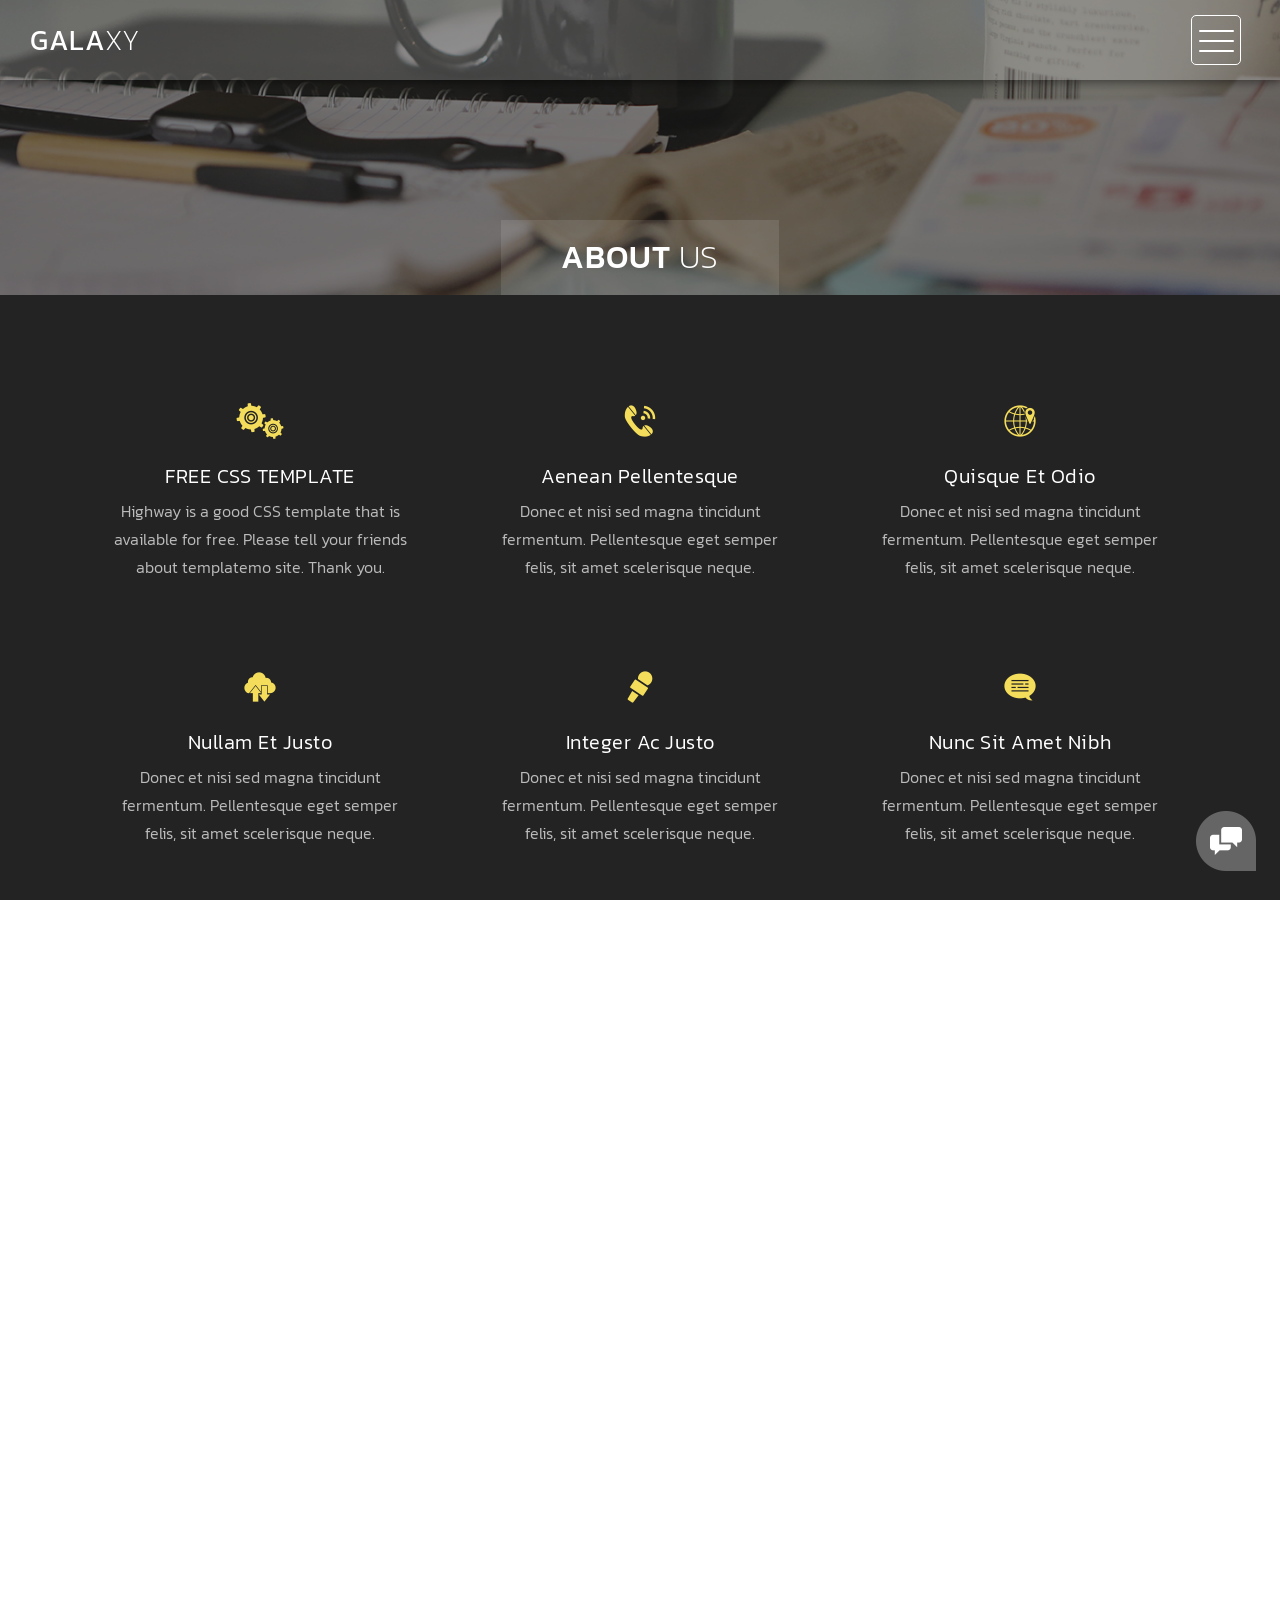
<file: about.html>
<!DOCTYPE html>
<html>
    <head>
        <meta charset="utf-8">
        <meta http-equiv="X-UA-Compatible" content="IE=edge,chrome=1">
        <title>About Highway - Free CSS Template</title>
<!-- 

Highway Template

https://templatemo.com/tm-520-highway

-->
        <meta name="description" content="">
        <meta name="viewport" content="width=device-width, initial-scale=1">
        <link rel="apple-touch-icon" href="apple-touch-icon.png">

        <link rel="stylesheet" href="css/bootstrap.min.css">
        <link rel="stylesheet" href="css/bootstrap-theme.min.css">
        <link rel="stylesheet" href="css/fontAwesome.css">
        <link rel="stylesheet" href="css/light-box.css">
        <link rel="stylesheet" href="css/templatemo-style.css">

        <link href="https://fonts.googleapis.com/css?family=Kanit:100,200,300,400,500,600,700,800,900" rel="stylesheet">

        <script src="js/vendor/modernizr-2.8.3-respond-1.4.2.min.js"></script>
    </head>

<body>

    <nav>
        <div class="logo">
            <a href="index.html">Gala<em>xy</em></a>
        </div>
      <div class="menu-icon">
        <span></span>
      </div>
    </nav>

    <div class="page-heading">
        <div class="container">
            <div class="heading-content">
                <h1>About <em>Us</em></h1>
            </div>
        </div>
    </div>


    <div class="services">
        <div class="container">
            <div class="col-md-4 col-sm-6">
                <div class="service-item">
                    <div class="icon">
                        <img src="img/service_1.png" alt="">
                    </div>
                    <div class="text">
                        <h4>FREE CSS TEMPLATE</h4>
                        <p>Highway is a good CSS template that is available for free. Please tell your friends about templatemo site. Thank you.</p>
                    </div>
                </div>
            </div>
            <div class="col-md-4 col-sm-6">
                <div class="service-item">
                    <div class="icon">
                        <img src="img/service_2.png" alt="">
                    </div>
                    <div class="text">
                        <h4>Aenean pellentesque</h4>
                        <p>Donec et nisi sed magna tincidunt fermentum. Pellentesque eget semper felis, sit amet scelerisque neque.</p>
                    </div>
                </div>
            </div>
            <div class="col-md-4 col-sm-6">
                <div class="service-item">
                    <div class="icon">
                        <img src="img/service_3.png" alt="">
                    </div>
                    <div class="text">
                        <h4>Quisque et odio</h4>
                        <p>Donec et nisi sed magna tincidunt fermentum. Pellentesque eget semper felis, sit amet scelerisque neque.</p>
                    </div>
                </div>
            </div>
            <div class="col-md-4 col-sm-6">
                <div class="service-item">
                    <div class="icon">
                        <img src="img/service_4.png" alt="">
                    </div>
                    <div class="text">
                        <h4>Nullam et justo</h4>
                        <p>Donec et nisi sed magna tincidunt fermentum. Pellentesque eget semper felis, sit amet scelerisque neque.</p>
                    </div>
                </div>
            </div>
            <div class="col-md-4 col-sm-6">
                <div class="service-item">
                    <div class="icon">
                        <img src="img/service_5.png" alt="">
                    </div>
                    <div class="text">
                        <h4>Integer ac justo</h4>
                        <p>Donec et nisi sed magna tincidunt fermentum. Pellentesque eget semper felis, sit amet scelerisque neque.</p>
                    </div>
                </div>
            </div>
            <div class="col-md-4 col-sm-6">
                <div class="service-item">
                    <div class="icon">
                        <img src="img/service_6.png" alt="">
                    </div>
                    <div class="text">
                        <h4>Nunc sit amet nibh</h4>
                        <p>Donec et nisi sed magna tincidunt fermentum. Pellentesque eget semper felis, sit amet scelerisque neque.</p>
                    </div>
                </div>
            </div>
        </div>
    </div>


    <div class="more-about-us">
        <div class="container">
            <div class="col-md-5 col-md-offset-7">
                <div class="content">
                    <h2>Aenean vehicula tincidunt</h2>
                    <span>Donec et nisi sed</span>
                    <p>Vivamus vitae libero euismod, pretium magna a, vulputate metus. Curabitur et arcu felis. Praesent aliquet lectus in purus viverra varius. 
                    <br><br>Suspendisse et rutrum nisl. Phasellus porttitor metus vel justo blandit, in finibus neque elementum. Nullam semper, turpis quis egestas consequat, dui eros tristique lectus, ac euismod ex quam id mauris.</p>
                    <div class="simple-btn">
                        <a href="#">Continue Reading</a>
                    </div>
                </div>
            </div>
        </div>
    </div>


    <div class="pricing-tables">
        <div class="container">
            <div class="col-md-4 col-sm-6">
                <div class="table-item">
                    <h4>$250/mo</h4>
                    <span>Starter Plan</span>
                    <ul>
                    	<li>Xeon 8 Cores 3.2GHz</li>
                        <li>RAM 32 GB</li>
                        <li>10 TB RAID 1</li>
                        <li>1,000 TB Transfer</li>
                        <li>24-hour Support</li>
                    </ul>
                    <div class="simple-btn">
                        <a href="#">Details</a>
                    </div>
                </div>
            </div>
            <div class="col-md-4 col-sm-6">
                <div class="table-item premium-item">
                    <h4>$420/mo</h4>
                    <span>Standard Plan</span>
                    <ul>
                        <li>Xeon 16 Cores 3.2GHz</li>
                        <li>RAM 64 GB</li>
                        <li>20 TB RAID 1</li>
                        <li>2,000 TB Transfer</li>
                        <li>15-minute Quick Support</li>
                    </ul>
                    <div class="simple-btn">
                        <a href="#">Details</a>
                    </div>
                </div>
            </div>
            <div class="col-md-4 col-sm-6">
                <div class="table-item">
                    <h4>$750/mo</h4>
                    <span>Premium Plan</span>
                    <ul>
                        <li>Xeon 32 Cores 3.2GHz</li>
                        <li>RAM 128 GB</li>
                        <li>10 TB SSD RAID 10</li>
                        <li>6,000 TB Transfer</li>
                        <li>1-minute Instant Support</li>
                    </ul>
                    <div class="simple-btn">
                        <a href="#">Details</a>
                    </div>
                </div>
            </div>
        </div>
    </div>


    <footer>
        <div class="container-fluid">
            <div class="col-md-12">
                <p>Copyright &copy; 2018 Company Name 
    
    | Designed by TemplateMo</p>
            </div>
        </div>
    </footer>


      <!-- Modal button -->
    <div class="popup-icon">
      <button id="modBtn" class="modal-btn"><img src="img/contact-icon.png" alt=""></button>
    </div>  

    <!-- Modal -->
    <div id="modal" class="modal">
      <!-- Modal Content -->
      <div class="modal-content">
        <!-- Modal Header -->
        <div class="modal-header">
          <h3 class="header-title">Say hello to <em>Highway</em></h3>
          <div class="close-btn"><img src="img/close_contact.png" alt=""></div>    
        </div>
        <!-- Modal Body -->
        <div class="modal-body">
          <div class="col-md-6 col-md-offset-3">
            <form id="contact" action="" method="post">
                <div class="row">
                    <div class="col-md-12">
                      <fieldset>
                        <input name="name" type="text" class="form-control" id="name" placeholder="Your name..." required="">
                      </fieldset>
                    </div>
                    <div class="col-md-12">
                      <fieldset>
                        <input name="email" type="email" class="form-control" id="email" placeholder="Your email..." required="">
                      </fieldset>
                    </div>
                    <div class="col-md-12">
                      <fieldset>
                        <textarea name="message" rows="6" class="form-control" id="message" placeholder="Your message..." required=""></textarea>
                      </fieldset>
                    </div>
                    <div class="col-md-12">
                      <fieldset>
                        <button type="submit" id="form-submit" class="btn">Send Message Now</button>
                      </fieldset>
                    </div>
                </div>
            </form>
          </div>
        </div>
      </div>
    </div>

    

    <section class="overlay-menu">
      <div class="container">
        <div class="row">
          <div class="main-menu">
              <ul>
                  <li>
                      <a href="index.html">Home - Full-width</a>
                  </li>
                  <li>
                      <a href="masonry.html">Home - Masonry</a>
                  </li>
                  <li>
                      <a href="grid.html">Home - Small-width</a>
                  </li>
                  <li>
                      <a href="about.html">About Us</a>
                  </li>
                  <li>
                      <a href="blog.html">Blog Entries</a>
                  </li>
                  <li>
                      <a href="single-post.html">Single Post</a>
                  </li>
              </ul>
              <p>We create awesome templates for you</p>
          </div>
        </div>
      </div>
    </section>

    <script src="https://ajax.googleapis.com/ajax/libs/jquery/1.11.2/jquery.min.js"></script>
    <script>window.jQuery || document.write('<script src="js/vendor/jquery-1.11.2.min.js"><\/script>')</script>

    <script src="js/vendor/bootstrap.min.js"></script>
    
    <script src="js/plugins.js"></script>
    <script src="js/main.js"></script>

</body>
</html>
</file>
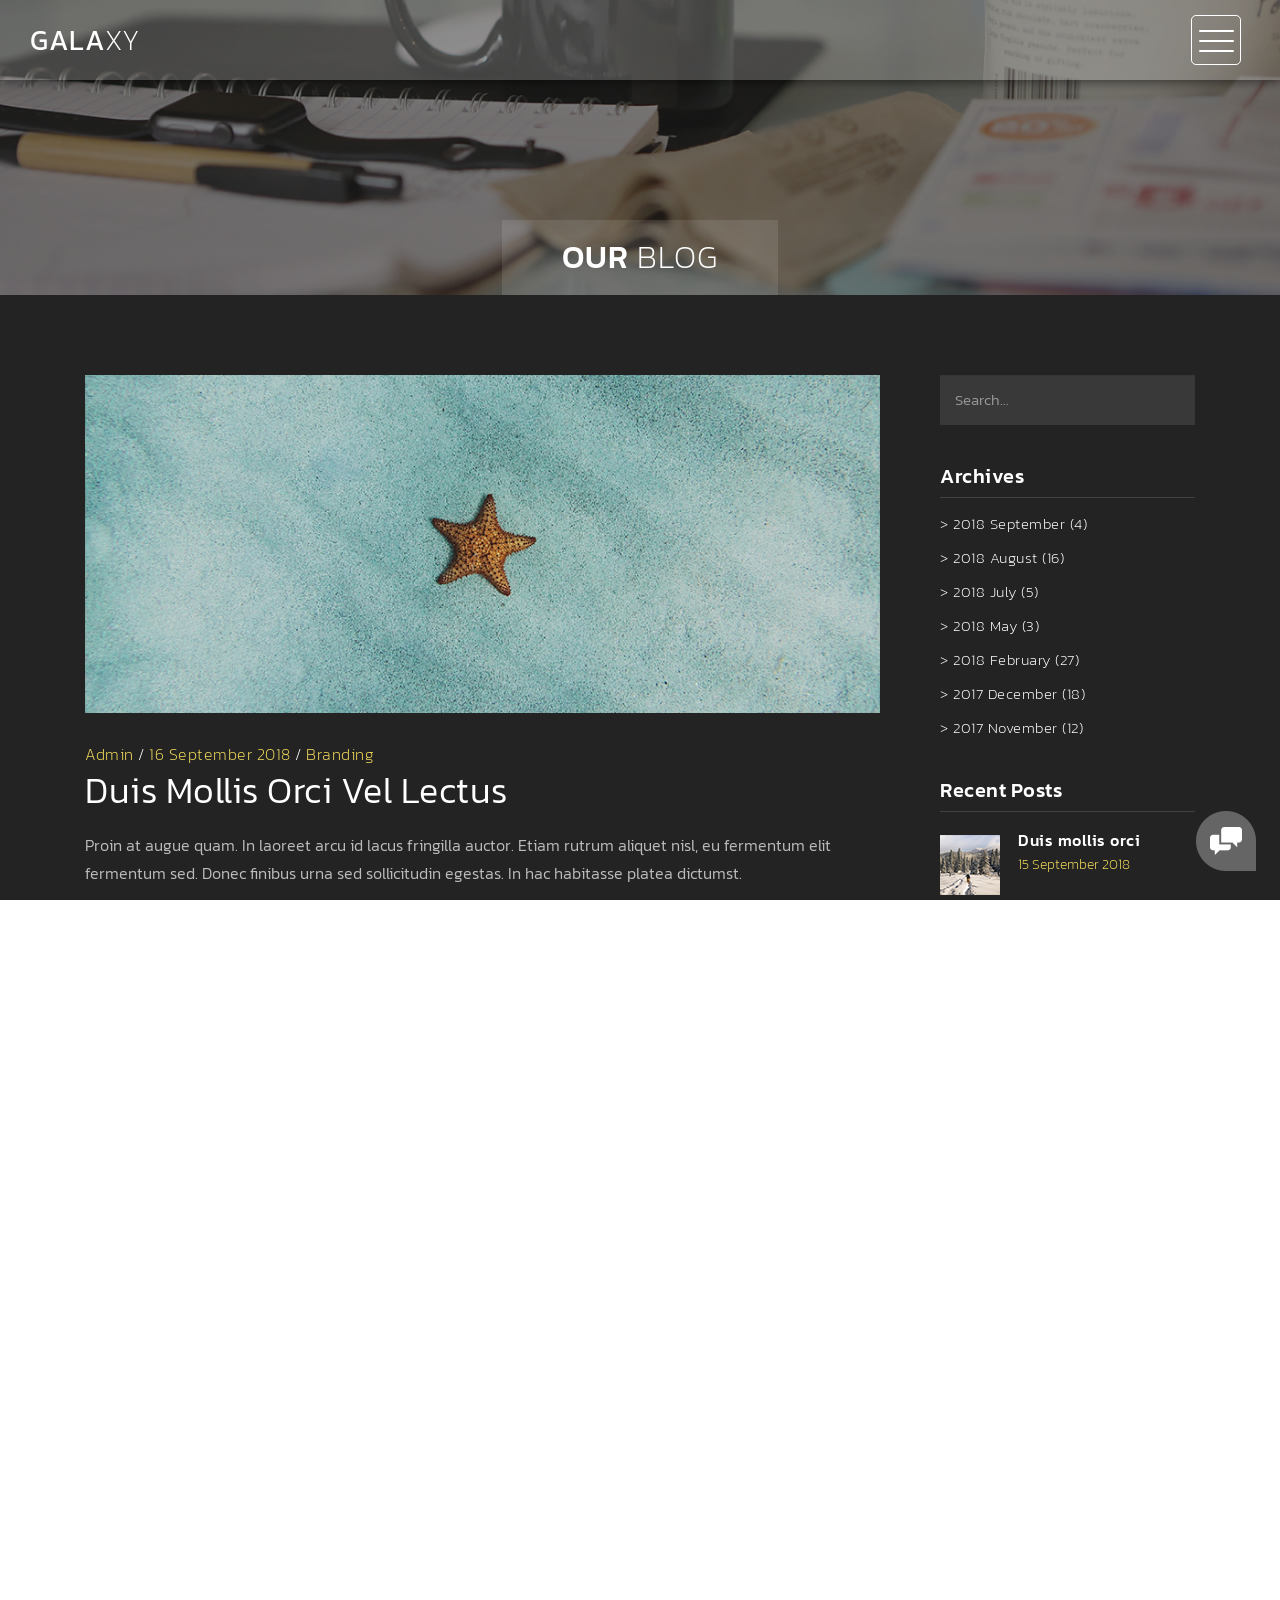
<file: blog.html>
<!DOCTYPE html>
<html>
    <head>
        <meta charset="utf-8">
        <meta http-equiv="X-UA-Compatible" content="IE=edge,chrome=1">
        <title>Highway Blog - Free CSS Template</title>
<!-- 

Highway Template

https://templatemo.com/tm-520-highway

-->
        <meta name="description" content="">
        <meta name="viewport" content="width=device-width, initial-scale=1">
        <link rel="apple-touch-icon" href="apple-touch-icon.png">

        <link rel="stylesheet" href="css/bootstrap.min.css">
        <link rel="stylesheet" href="css/bootstrap-theme.min.css">
        <link rel="stylesheet" href="css/fontAwesome.css">
        <link rel="stylesheet" href="css/light-box.css">
        <link rel="stylesheet" href="css/templatemo-style.css">

        <link href="https://fonts.googleapis.com/css?family=Kanit:100,200,300,400,500,600,700,800,900" rel="stylesheet">

        <script src="js/vendor/modernizr-2.8.3-respond-1.4.2.min.js"></script>
    </head>

<body>

    <nav>
        <div class="logo">
            <a href="index.html">Gala<em>xy</em></a>
        </div>
      <div class="menu-icon">
        <span></span>
      </div>
    </nav>

    <div class="page-heading">
        <div class="container">
            <div class="heading-content">
                <h1>Our <em>Blog</em></h1>
            </div>
        </div>
    </div>


    <div class="blog-entries">
        <div class="container">
            <div class="col-md-9">
                <div class="blog-posts">
                    <div class="row">
                        <div class="col-md-12">
                            <div class="blog-post">
                                <img src="img/blog_post_1.png" alt="">
                                <div class="text-content">
                                    <span><a href="#">Admin</a> / <a href="#">16 September 2018</a> / <a href="#">Branding</a></span>
                                    <h2>Duis mollis orci vel lectus</h2>
                                    <p>Proin at augue quam. In laoreet arcu id lacus fringilla auctor. Etiam rutrum aliquet nisl, eu fermentum elit fermentum sed. Donec finibus urna sed sollicitudin egestas. In hac habitasse platea dictumst. 
                                    <br><br>Phasellus purus turpis, porta non lectus vitae, laoreet blandit diam. Suspendisse elementum ligula at purus gravida, vel malesuada dolor accumsan. Morbi finibus dapibus ex, ut finibus felis.</p>
                                    <div class="simple-btn">
                                        <a href="single-post.html">continue reading</a>
                                    </div>
                                </div>
                            </div>
                        </div>
                        <div class="col-md-12">
                            <div class="blog-post">
                                <img src="img/blog_post_2.png" alt="">
                                <div class="text-content">
                                    <span><a href="#">Admin</a> / <a href="#">28 August 2018</a> / <a href="#">Lifestyle</a></span>
                                    <h2>Integer scelerisque odio elit</h2>
                                    <p>Aliquam erat volutpat. Donec condimentum ante nec sapien sodales, ut molestie mauris scelerisque. Maecenas in turpis sed odio pretium tempor. In libero tellus, maximus in accumsan id, posuere non urna. 
                                    <br><br>Fusce ex elit, congue vitae interdum et, sodales vitae purus. Vestibulum ante ipsum primis in faucibus orci luctus et ultrices posuere cubilia Curae; Quisque id egestas nibh. Curabitur convallis cursus pharetra. Curabitur non ligula id lacus pulvinar sollicitudin. Etiam quis tempus lectus, sed iaculis ex.</p>
                                    <div class="simple-btn">
                                        <a href="single-post.html">continue reading</a>
                                    </div>
                                </div>
                            </div>
                        </div>
                        <div class="col-md-12">
                            <div class="blog-post">
                                <img src="img/blog_post_3.png" alt="">
                                <div class="text-content">
                                    <span><a href="#">Admin</a> / <a href="#">31 July 2018</a> / <a href="#">Work Stuff</a></span>
                                    <h2>Nulla condimentum at dui eu</h2>
                                    <p>Cras ultrices ex sodales, vestibulum leo quis, volutpat mauris. In pretium vehicula dolor, sit amet ornare orci placerat sit amet. Nam non dolor sagittis, dignissim purus at, fringilla lacus. In aliquet, sapien ut lobortis molestie, lorem diam commodo leo, vitae eleifend diam justo ac velit.
                                    <br><br>ras felis purus, efficitur vel luctus a, ultrices vitae diam. Maecenas maximus vehicula aliquet. Donec scelerisque, diam id dapibus ultrices, tortor tellus eleifend arcu, maximus iaculis mi elit sit amet odio. Donec at mauris sit amet velit tempus semper.</p>
                                    <div class="simple-btn">
                                        <a href="single-post.html">continue reading</a>
                                    </div>
                                </div>
                            </div>
                        </div>
                        <div class="col-md-12">
                            <ul class="page-number">
                                <li class="active"><a href="#">1</a></li>
                                <li><a href="#">2</a></li>
                                <li><a href="#">3</a></li>
                                <li><a href="#">></a></li>
                            </ul>
                        </div>
                    </div>
                </div>
            </div>
            <div class="col-md-3">
                <div class="side-bar">
                    <div class="search">
                        <fieldset>
                            <input name="search" type="text" class="form-control" id="search" placeholder="Search..." required="">
                        </fieldset>
                    </div>
                    <div class="archives">
                        <div class="sidebar-heding">
                            <h2>Archives</h2>
                        </div>
                        <ul>
                            <li><a href="#">> 2018 September (4)</a></li>
                            <li><a href="#">> 2018 August (16)</a></li>
                            <li><a href="#">> 2018 July (5)</a></li>
                            <li><a href="#">> 2018 May (3)</a></li>
                            <li><a href="#">> 2018 February (27)</a></li>
                            <li><a href="#">> 2017 December (18)</a></li>
                            <li><a href="#">> 2017 November (12)</a></li>
                        </ul>
                    </div>
                    <div class="recent-posts">
                        <div class="sidebar-heding">
                            <h2>Recent Posts</h2>
                        </div>
                        <ul>
                            <li><a href="single-post.html">
                                <img src="img/recent_post_1.png" alt="Recent Post 1">
                                <div class="text">
                                    <h6>Duis mollis orci</h6>
                                    <span>15 September 2018</span>
                                </div>
                            </li></a>
                            <li><a href="single-post.html">
                                <img src="img/recent_post_2.png" alt="Recent Post 2">
                                <div class="text">
                                    <h6>Etiam quis tem</h6>
                                    <span>10 August 2018</span>
                                </div>
                            </li></a>
                            <li><a href="single-post.html">
                                <img src="img/recent_post_3.png" alt="Recent Post 3">
                                <div class="text">
                                    <h6>Proin at augue</h6>
                                    <span>16 July 2018</span>
                                </div>
                            </li></a>
                        </ul>
                    </div>
                    <div class="categories">
                        <div class="sidebar-heding">
                            <h2>Categories</h2>
                        </div>
                        <ul>
                            <li><a href="#">> Lifestyle (7)</a></li>
                            <li><a href="#">> Branding (9)</a></li>
                            <li><a href="#">> Nature (14)</a></li>
                            <li><a href="#">> Work Stuff (6)</a></li>
                            <li><a href="#">> Science (5)</a></li>
                        </ul>
                    </div>
                    <div class="latest-gallery">
                        <div class="sidebar-heding">
                            <h2>Latest Gallery</h2>
                        </div>
                        <ul>
                            <li><a href="#"></a><img src="img/latest_gallery_1.png" alt=""></a></li>
                            <li><a href="#"></a><img src="img/latest_gallery_2.png" alt=""></a></li>
                            <li><a href="#"></a><img src="img/latest_gallery_3.png" alt=""></a></li>
                            <li><a href="#"></a><img src="img/latest_gallery_4.png" alt=""></a></li>
                            <li><a href="#"></a><img src="img/latest_gallery_5.png" alt=""></a></li>
                            <li><a href="#"></a><img src="img/latest_gallery_6.png" alt=""></a></li>
                            <li><a href="#"></a><img src="img/latest_gallery_7.png" alt=""></a></li>
                            <li><a href="#"></a><img src="img/latest_gallery_8.png" alt=""></a></li>
                        </ul>
                    </div>
                </div>
            </div>
        </div>
    </div>


    <footer>
        <div class="container-fluid">
            <div class="col-md-12">
                <p>Copyright &copy; 2018 Company Name 
    
    | Designed by TemplateMo</p>
            </div>
        </div>
    </footer>


      <!-- Modal button -->
    <div class="popup-icon">
      <button id="modBtn" class="modal-btn"><img src="img/contact-icon.png" alt=""></button>
    </div>  

    <!-- Modal -->
    <div id="modal" class="modal">
      <!-- Modal Content -->
      <div class="modal-content">
        <!-- Modal Header -->
        <div class="modal-header">
          <h3 class="header-title">Say hello to <em>Highway</em></h3>
          <div class="close-btn"><img src="img/close_contact.png" alt=""></div>    
        </div>
        <!-- Modal Body -->
        <div class="modal-body">
          <div class="col-md-6 col-md-offset-3">
            <form id="contact" action="" method="post">
                <div class="row">
                    <div class="col-md-12">
                      <fieldset>
                        <input name="name" type="text" class="form-control" id="name" placeholder="Your name..." required="">
                      </fieldset>
                    </div>
                    <div class="col-md-12">
                      <fieldset>
                        <input name="email" type="email" class="form-control" id="email" placeholder="Your email..." required="">
                      </fieldset>
                    </div>
                    <div class="col-md-12">
                      <fieldset>
                        <textarea name="message" rows="6" class="form-control" id="message" placeholder="Your message..." required=""></textarea>
                      </fieldset>
                    </div>
                    <div class="col-md-12">
                      <fieldset>
                        <button type="submit" id="form-submit" class="btn">Send Message Now</button>
                      </fieldset>
                    </div>
                </div>
            </form>
          </div>
        </div>
      </div>
    </div>

    

    <section class="overlay-menu">
      <div class="container">
        <div class="row">
          <div class="main-menu">
              <ul>
                  <li>
                      <a href="index.html">Home - Full-width</a>
                  </li>
                  <li>
                      <a href="masonry.html">Home - Masonry</a>
                  </li>
                  <li>
                      <a href="grid.html">Home - Small-width</a>
                  </li>
                  <li>
                      <a href="about.html">About Us</a>
                  </li>
                  <li>
                      <a href="blog.html">Blog Entries</a>
                  </li>
                  <li>
                      <a href="single-post.html">Single Post</a>
                  </li>
              </ul>
              <p>We create awesome templates for you</p>
          </div>
        </div>
      </div>
    </section>

    <script src="https://ajax.googleapis.com/ajax/libs/jquery/1.11.2/jquery.min.js"></script>
    <script>window.jQuery || document.write('<script src="js/vendor/jquery-1.11.2.min.js"><\/script>')</script>

    <script src="js/vendor/bootstrap.min.js"></script>
    
    <script src="js/plugins.js"></script>
    <script src="js/main.js"></script>

</body>
</html>
</file>
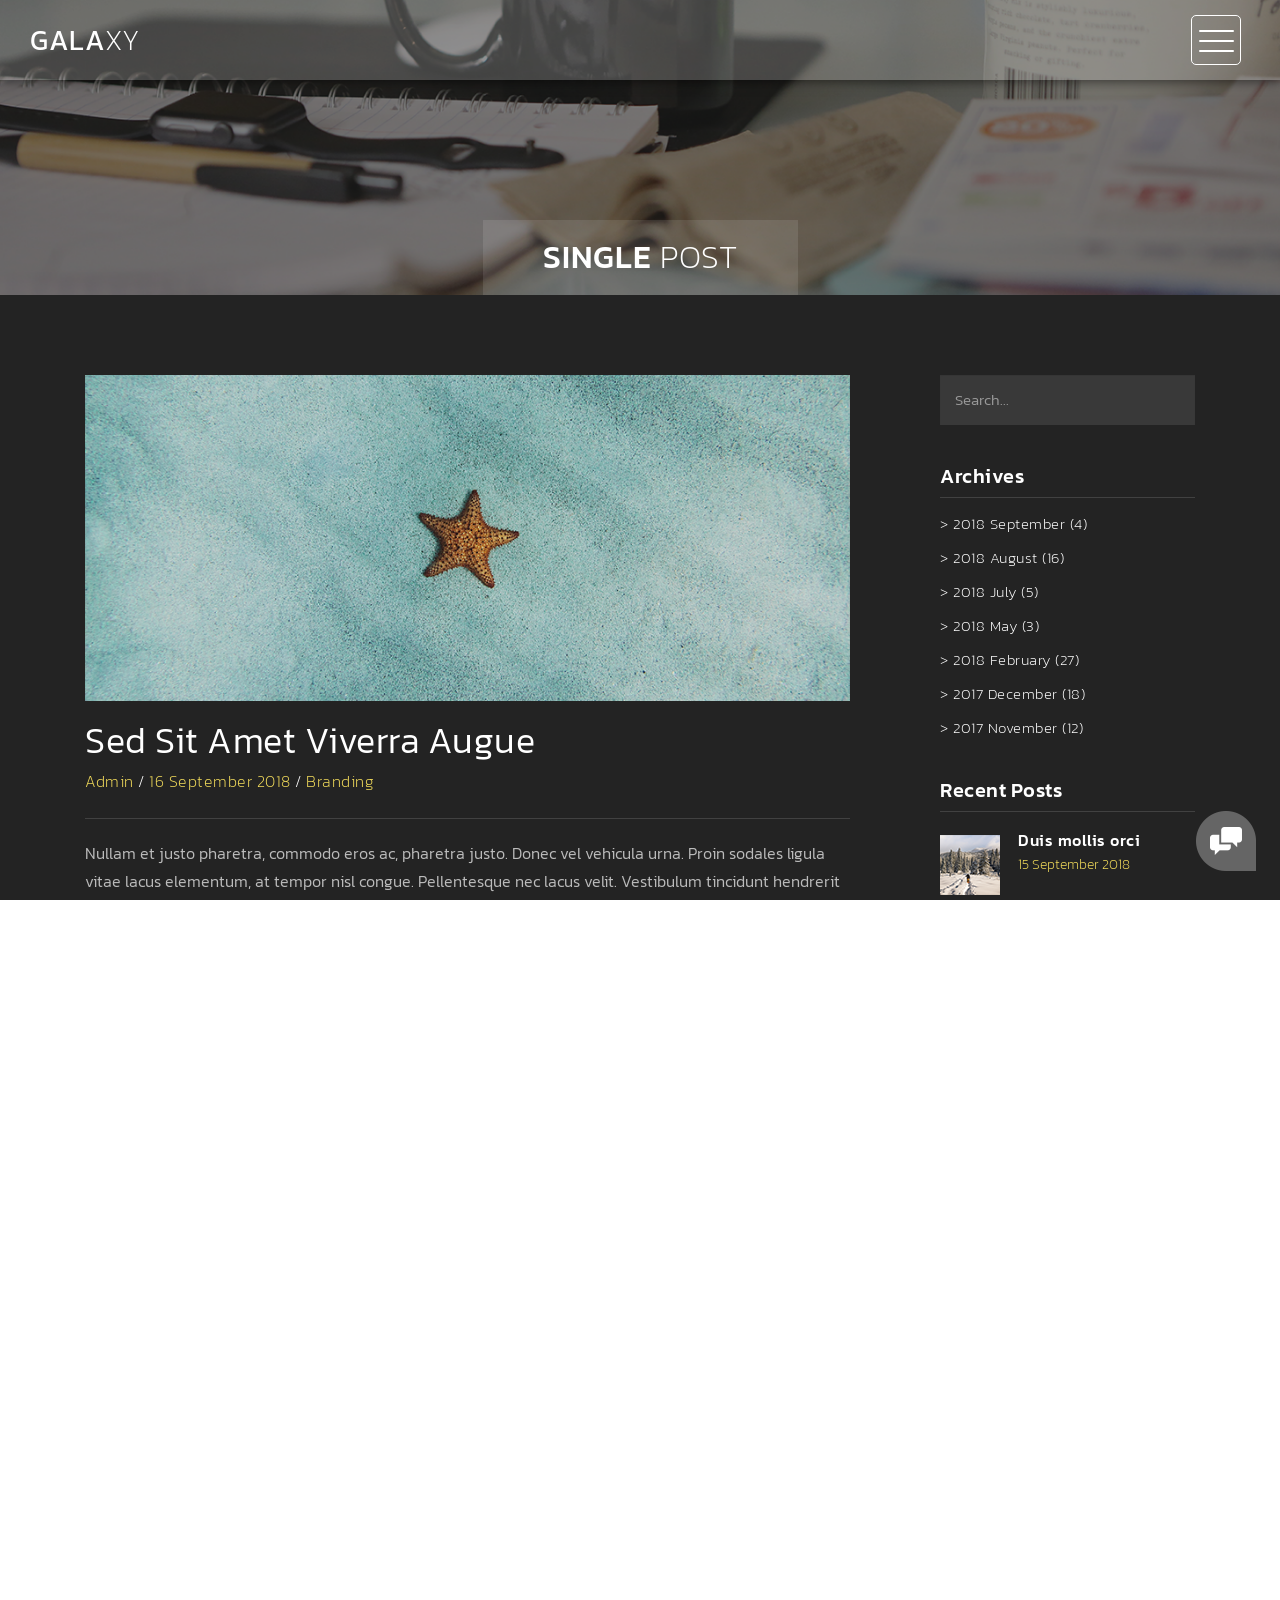
<file: single-post.html>
<!DOCTYPE html>
<html>
    <head>
        <meta charset="utf-8">
        <meta http-equiv="X-UA-Compatible" content="IE=edge,chrome=1">
        <title>Highway Single Post</title>
<!-- 

Highway Template

https://templatemo.com/tm-520-highway

-->
        <meta name="description" content="">
        <meta name="viewport" content="width=device-width, initial-scale=1">
        <link rel="apple-touch-icon" href="apple-touch-icon.png">

        <link rel="stylesheet" href="css/bootstrap.min.css">
        <link rel="stylesheet" href="css/bootstrap-theme.min.css">
        <link rel="stylesheet" href="css/fontAwesome.css">
        <link rel="stylesheet" href="css/light-box.css">
        <link rel="stylesheet" href="css/templatemo-style.css">

        <link href="https://fonts.googleapis.com/css?family=Kanit:100,200,300,400,500,600,700,800,900" rel="stylesheet">

        <script src="js/vendor/modernizr-2.8.3-respond-1.4.2.min.js"></script>
    </head>

<body>

    <nav>
        <div class="logo">
            <a href="index.html">Gala<em>xy</em></a>
        </div>
      <div class="menu-icon">
        <span></span>
      </div>
    </nav>

    <div class="page-heading">
        <div class="container">
            <div class="heading-content">
                <h1>Single <em>Post</em></h1>
            </div>
        </div>
    </div>


    <div class="blog-entries">
        <div class="container">
            <div class="col-md-9">
                <div class="blog-posts">
                    <div class="row">
                        <div class="col-md-12">
                            <div class="single-blog-post">
                                <img src="img/blog_post_1.png" alt="">
                                <div class="text-content">
                                    <h2>Sed sit amet viverra augue</h2>
                                    <span><a href="#">Admin</a> / <a href="#">16 September 2018</a> / <a href="#">Branding</a></span>
                                    <p>Nullam et justo pharetra, commodo eros ac, pharetra justo. Donec vel vehicula urna. Proin sodales ligula vitae lacus elementum, at tempor nisl congue. Pellentesque nec lacus velit. Vestibulum tincidunt hendrerit ante id sagittis. Phasellus sodales nibh mattis neque interdum viverra. Nam accumsan arcu id fringilla auctor. 
                                    <br><br>Suspendisse et rutrum nisl. Phasellus porttitor metus vel justo blandit, in finibus neque elementum. Nullam semper, turpis quis egestas consequat, dui eros tristique lectus, ac euismod ex quam id mauris. Nunc sit amet nibh sollicitudin, interdum nunc in, eleifend est.
                                    
                                	<br><br>Pellentesque vel dignissim libero, et sagittis elit. Nulla dignissim eleifend tellus, sed molestie risus rutrum non. Etiam lorem odio, convallis a arcu vel, bibendum molestie metus. Pellentesque imperdiet nisl ante, eu congue nisl suscipit id.
                                    <br><br><a href="blog.html">Back to Blog</a></p>
                                    <div class="tags-share">
                                        <div class="row">
                                            <div class="col-md-6">
                                                <ul class="tags">
                                                    <li>Tags:</li>
                                                    <li><a href="#">life</a>,</li>
                                                    <li><a href="#">nature</a>,</li>
                                                    <li><a href="#">life is good</a></li>
                                                </ul>
                                            </div>
                                            <div class="col-md-6">
                                                <ul class="share">
                                                    <li>Share:</li>
                                                    <li><a href="#">facebook</a>,</li>
                                                    <li><a href="#">twitter</a>,</li>
                                                    <li><a href="#">behance</a></li>
                                                </ul>
                                            </div>
                                        </div>
                                    </div>
                                </div>
                            </div>
                        </div>
                    </div>
                </div>
            </div>
            <div class="col-md-3">
                <div class="side-bar">
                    <div class="search">
                        <fieldset>
                            <input name="search" type="text" class="form-control" id="search" placeholder="Search..." required="">
                        </fieldset>
                    </div>
                    <div class="archives">
                        <div class="sidebar-heding">
                            <h2>Archives</h2>
                        </div>
                        <ul>
                            <li><a href="#">> 2018 September (4)</a></li>
                            <li><a href="#">> 2018 August (16)</a></li>
                            <li><a href="#">> 2018 July (5)</a></li>
                            <li><a href="#">> 2018 May (3)</a></li>
                            <li><a href="#">> 2018 February (27)</a></li>
                            <li><a href="#">> 2017 December (18)</a></li>
                            <li><a href="#">> 2017 November (12)</a></li>
                        </ul>
                    </div>
                    <div class="recent-posts">
                        <div class="sidebar-heding">
                            <h2>Recent Posts</h2>
                        </div>
                        <ul>
                            <li><a href="single-post.html">
                                <img src="img/recent_post_1.png" alt="Recent Post 1">
                                <div class="text">
                                    <h6>Duis mollis orci</h6>
                                    <span>15 September 2018</span>
                                </div>
                            </li></a>
                            <li><a href="single-post.html">
                                <img src="img/recent_post_2.png" alt="Recent Post 2">
                                <div class="text">
                                    <h6>Etiam quis tem</h6>
                                    <span>10 August 2018</span>
                                </div>
                            </li></a>
                            <li><a href="single-post.html">
                                <img src="img/recent_post_3.png" alt="Recent Post 3">
                                <div class="text">
                                    <h6>Proin at augue</h6>
                                    <span>16 July 2018</span>
                                </div>
                            </li></a>
                        </ul>
                    </div>
                    <div class="categories">
                        <div class="sidebar-heding">
                            <h2>Categories</h2>
                        </div>
                        <ul>
                            <li><a href="#">> Lifestyle (7)</a></li>
                            <li><a href="#">> Branding (9)</a></li>
                            <li><a href="#">> Nature (14)</a></li>
                            <li><a href="#">> Work Stuff (6)</a></li>
                            <li><a href="#">> Science (5)</a></li>
                        </ul>
                    </div>
                    <div class="latest-gallery">
                        <div class="sidebar-heding">
                            <h2>Latest Gallery</h2>
                        </div>
                        <ul>
                            <li><a href="#"></a><img src="img/latest_gallery_1.png" alt=""></a></li>
                            <li><a href="#"></a><img src="img/latest_gallery_2.png" alt=""></a></li>
                            <li><a href="#"></a><img src="img/latest_gallery_3.png" alt=""></a></li>
                            <li><a href="#"></a><img src="img/latest_gallery_4.png" alt=""></a></li>
                            <li><a href="#"></a><img src="img/latest_gallery_5.png" alt=""></a></li>
                            <li><a href="#"></a><img src="img/latest_gallery_6.png" alt=""></a></li>
                            <li><a href="#"></a><img src="img/latest_gallery_7.png" alt=""></a></li>
                            <li><a href="#"></a><img src="img/latest_gallery_8.png" alt=""></a></li>
                        </ul>
                    </div>
                </div>
            </div>
        </div>
    </div>


    <footer>
        <div class="container-fluid">
            <div class="col-md-12">
                <p>Copyright &copy; 2018 Company Name 
    
    | Designed by TemplateMo</p>
            </div>
        </div>
    </footer>


      <!-- Modal button -->
    <div class="popup-icon">
      <button id="modBtn" class="modal-btn"><img src="img/contact-icon.png" alt=""></button>
    </div>  

    <!-- Modal -->
    <div id="modal" class="modal">
      <!-- Modal Content -->
      <div class="modal-content">
        <!-- Modal Header -->
        <div class="modal-header">
          <h3 class="header-title">Say hello to <em>Highway</em></h3>
          <div class="close-btn"><img src="img/close_contact.png" alt=""></div>    
        </div>
        <!-- Modal Body -->
        <div class="modal-body">
          <div class="col-md-6 col-md-offset-3">
            <form id="contact" action="" method="post">
                <div class="row">
                    <div class="col-md-12">
                      <fieldset>
                        <input name="name" type="text" class="form-control" id="name" placeholder="Your name..." required="">
                      </fieldset>
                    </div>
                    <div class="col-md-12">
                      <fieldset>
                        <input name="email" type="email" class="form-control" id="email" placeholder="Your email..." required="">
                      </fieldset>
                    </div>
                    <div class="col-md-12">
                      <fieldset>
                        <textarea name="message" rows="6" class="form-control" id="message" placeholder="Your message..." required=""></textarea>
                      </fieldset>
                    </div>
                    <div class="col-md-12">
                      <fieldset>
                        <button type="submit" id="form-submit" class="btn">Send Message Now</button>
                      </fieldset>
                    </div>
                </div>
            </form>
          </div>
        </div>
      </div>
    </div>

    

    <section class="overlay-menu">
      <div class="container">
        <div class="row">
          <div class="main-menu">
              <ul>
                  <li>
                      <a href="index.html">Home - Full-width</a>
                  </li>
                  <li>
                      <a href="masonry.html">Home - Masonry</a>
                  </li>
                  <li>
                      <a href="grid.html">Home - Small-width</a>
                  </li>
                  <li>
                      <a href="about.html">About Us</a>
                  </li>
                  <li>
                      <a href="blog.html">Blog Entries</a>
                  </li>
                  <li>
                      <a href="single-post.html">Single Post</a>
                  </li>
              </ul>
              <p>We create awesome templates for you</p>
          </div>
        </div>
      </div>
    </section>


    <script src="https://ajax.googleapis.com/ajax/libs/jquery/1.11.2/jquery.min.js"></script>
    <script>window.jQuery || document.write('<script src="js/vendor/jquery-1.11.2.min.js"><\/script>')</script>

    <script src="js/vendor/bootstrap.min.js"></script>
    
    <script src="js/plugins.js"></script>
    <script src="js/main.js"></script>

</body>
</html>
</file>
<file: assets/css/style.css>
/* ==========================================================================
   Karunakar Cheekolu — portfolio
   Design system: tokens → base → layout → components → pages → diagrams
   ========================================================================== */

/* ---------- Tokens (light) ---------- */
:root {
  color-scheme: light;
  --bg: #fafaf9;
  --bg-elev: #ffffff;
  --bg-sunken: #f4f4f5;
  --fg: #0c0c10;
  --fg-muted: #4b4b55;
  --fg-subtle: #67676f;
  --border: #e4e4e8;
  --border-strong: #d1d1d8;
  --accent: #4f46e5;
  --accent-2: #0891b2;
  --accent-soft: rgba(79, 70, 229, 0.08);
  --accent-fg: #ffffff;
  --ring: #4f46e5;
  --shadow: 0 1px 2px rgba(16, 16, 24, 0.04), 0 8px 24px -12px rgba(16, 16, 24, 0.12);
  --shadow-lg: 0 2px 4px rgba(16, 16, 24, 0.04), 0 24px 48px -20px rgba(16, 16, 24, 0.22);
  --grid-dot: rgba(12, 12, 16, 0.07);
  --glow: radial-gradient(60% 60% at 50% 0%, rgba(79, 70, 229, 0.12), transparent 70%);
  --ok: #047857;

  /* diagram palette */
  --d-node-bg: #ffffff;
  --d-node-border: #d9d9e0;
  --d-layer-bg: rgba(12, 12, 16, 0.025);
  --d-edge: #7c7c87;
  --d-text: #16161d;
  --d-sub: #6b6b76;
  --d-boundary: #b8b8c4;
  --k-user: #64748b;
  --k-ui: #0284c7;
  --k-service: #6366f1;
  --k-ai: #a855f7;
  --k-data: #059669;
  --k-infra: #d97706;
  --k-external: #7d8ba0;
  --nav-bg: rgba(250, 250, 249, 0.9);
  --ok-ring: rgba(4, 120, 87, 0.18);
  --infra-ring: rgba(217, 119, 6, 0.18);
  --ai-stroke: #c4a3f0;

  --font-sans: "Geist", "Geist Fallback", ui-sans-serif, system-ui, -apple-system, "Segoe UI", Roboto, sans-serif;
  --font-mono: "Geist Mono", ui-monospace, SFMono-Regular, Menlo, Consolas, monospace;
  --font-serif: var(--font-display, Georgia, serif);

  --radius: 14px;
  --radius-sm: 10px;
  --maxw: 1120px;
  --gutter: clamp(16px, 4vw, 32px);
}

/* ---------- Tokens (dark) ---------- */
/* ---------- Base ---------- */
*, *::before, *::after { box-sizing: border-box; }
html { -webkit-text-size-adjust: 100%; scroll-behavior: smooth; scroll-padding-top: 84px; }
body {
  margin: 0;
  background: var(--bg);
  color: var(--fg);
  font-family: var(--font-sans);
  font-size: 16px;
  line-height: 1.6;
  -webkit-font-smoothing: antialiased;
  -moz-osx-font-smoothing: grayscale;
  text-rendering: optimizeLegibility;
}
html, body { overflow-x: clip; }
img, svg { display: block; max-width: 100%; }
a { color: inherit; text-decoration: none; }
button, input, select, textarea { font: inherit; letter-spacing: inherit; }
p { margin: 0 0 1em; }
h1, h2, h3, h4 { margin: 0; line-height: 1.15; letter-spacing: -0.02em; font-weight: 600; }
::selection { background: var(--accent); color: var(--accent-fg); }
:focus-visible { outline: 2px solid var(--ring); outline-offset: 3px; border-radius: 6px; }
@font-face { font-family: "Geist Fallback"; src: local("Arial"); size-adjust: 104%; ascent-override: 92%; descent-override: 24%; line-gap-override: 0%; }
.sr-only { position: absolute; width: 1px; height: 1px; padding: 0; margin: -1px; overflow: hidden; clip: rect(0 0 0 0); white-space: nowrap; border: 0; }
.skip { position: absolute; left: 12px; top: -48px; z-index: 100; background: var(--fg); color: var(--bg); padding: 8px 14px; border-radius: 8px; font-weight: 500; }
.skip:focus { top: 12px; }
.mono { font-family: var(--font-mono); }
.serif { font-family: var(--font-serif); font-weight: 400; font-style: italic; letter-spacing: -0.01em; }
.muted { color: var(--fg-muted); }

/* ---------- Layout ---------- */
.container { width: 100%; max-width: var(--maxw); margin: 0 auto; padding: 0 var(--gutter); }
section { padding: clamp(56px, 9vw, 112px) 0 0; }
.section-head { display: flex; align-items: end; justify-content: space-between; gap: 24px; margin-bottom: 28px; flex-wrap: wrap; }
.eyebrow { font-family: var(--font-mono); font-size: 12px; letter-spacing: 0.08em; text-transform: uppercase; color: var(--fg-subtle); margin-bottom: 10px; display: inline-flex; align-items: center; gap: 8px; }
.eyebrow::before { content: ""; width: 18px; height: 1px; background: var(--border-strong); }
.section-title { font-size: clamp(28px, 4vw, 40px); }
.section-lede { color: var(--fg-muted); max-width: 560px; margin: 0; }

/* ---------- Nav ---------- */
.nav {
  position: sticky; top: 0; z-index: 50;
  backdrop-filter: saturate(180%) blur(14px);
  -webkit-backdrop-filter: saturate(180%) blur(14px);
  background: var(--nav-bg);
  border-bottom: 1px solid transparent;
  transition: border-color 0.2s ease;
}
.nav.scrolled { border-bottom-color: var(--border); }
@supports not ((backdrop-filter: blur(1px)) or (-webkit-backdrop-filter: blur(1px))) { .nav { background: var(--bg); } }
.nav-inner { display: flex; align-items: center; justify-content: space-between; height: 64px; gap: 16px; }
.brand { display: inline-flex; align-items: center; gap: 10px; font-weight: 600; letter-spacing: -0.01em; white-space: nowrap; }
.brand-mark {
  width: 30px; height: 30px; border-radius: 9px; display: grid; place-items: center;
  background: linear-gradient(135deg, var(--accent), var(--accent-2));
  color: #fff; font-family: var(--font-mono); font-size: 12px; font-weight: 600; letter-spacing: 0;
}
.nav-links { display: flex; align-items: center; gap: 4px; list-style: none; margin: 0; padding: 0; }
.nav-links a { padding: 8px 12px; border-radius: 8px; font-size: 14px; color: var(--fg-muted); transition: color 0.15s, background 0.15s; }
.nav-links a:hover, .nav-links a[aria-current="true"] { color: var(--fg); background: var(--bg-sunken); }
.nav-actions { display: flex; align-items: center; gap: 6px; }
.icon-btn {
  display: inline-grid; place-items: center; width: 36px; height: 36px; border-radius: 9px;
  border: 1px solid var(--border); background: var(--bg-elev); color: var(--fg-muted); cursor: pointer;
  transition: color 0.15s, border-color 0.15s, transform 0.15s;
}
.icon-btn:hover { color: var(--fg); border-color: var(--border-strong); }
.icon-btn svg { width: 17px; height: 17px; }
.kbd-btn { display: inline-flex; align-items: center; gap: 8px; height: 36px; padding: 0 10px 0 12px; border-radius: 9px; border: 1px solid var(--border); background: var(--bg-elev); color: var(--fg-subtle); font-size: 13px; cursor: pointer; }
.kbd-btn:hover { color: var(--fg); border-color: var(--border-strong); }
.kbd-btn svg { width: 15px; height: 15px; flex: none; }
html:not(.has-cmdk) .kbd-btn { display: none; }
.no-js [data-theme-toggle] { display: none; }
kbd { white-space: nowrap; font-family: var(--font-mono); font-size: 11px; padding: 2px 6px; border-radius: 6px; border: 1px solid var(--border); background: var(--bg-sunken); color: var(--fg-muted); }
.theme-icon-dark { display: none; }
:root[data-theme="dark"] .theme-icon-dark { display: block; }
:root[data-theme="dark"] .theme-icon-light { display: none; }
.menu-btn { display: none; }

/* ---------- Buttons & chips ---------- */
.btn {
  display: inline-flex; align-items: center; gap: 8px; height: 44px; padding: 0 18px; border-radius: 11px;
  font-size: 15px; font-weight: 500; border: 1px solid var(--border); background: var(--bg-elev); color: var(--fg);
  cursor: pointer; transition: transform 0.15s ease, box-shadow 0.15s ease, border-color 0.15s, background 0.15s;
}
.btn:hover { border-color: var(--border-strong); transform: translateY(-1px); box-shadow: var(--shadow); }
.btn svg { width: 16px; height: 16px; }
.btn-primary { background: var(--fg); color: var(--bg); border-color: var(--fg); }
.btn-primary:hover { border-color: var(--fg); }
.chip {
  display: inline-flex; align-items: center; height: 26px; padding: 0 10px; border-radius: 999px;
  font-size: 12.5px; color: var(--fg-muted); background: var(--bg-sunken); border: 1px solid var(--border); white-space: nowrap; max-width: 100%;
}
.chips { display: flex; flex-wrap: wrap; gap: 6px; }
.status { display: inline-flex; align-items: center; gap: 8px; font-size: 13px; color: var(--fg-muted); }
.status .dot { width: 8px; height: 8px; border-radius: 50%; background: var(--ok); box-shadow: 0 0 0 4px var(--ok-ring); }
.status.pilot .dot { background: var(--k-infra); box-shadow: 0 0 0 4px var(--infra-ring); }

/* ---------- Hero ---------- */
.hero { position: relative; padding: clamp(48px, 9vw, 104px) 0 clamp(24px, 4vw, 40px); isolation: isolate; }
.hero::before {
  content: ""; position: absolute; inset: -64px 0 0; z-index: -1;
  background-image: radial-gradient(var(--grid-dot) 1px, transparent 1px);
  background-size: 22px 22px;
  mask-image: radial-gradient(70% 60% at 50% 30%, #000 40%, transparent 85%);
  -webkit-mask-image: radial-gradient(70% 60% at 50% 30%, #000 40%, transparent 85%);
}
.hero::after { content: ""; position: absolute; inset: -64px 0 0; z-index: -1; background: var(--glow); pointer-events: none; }
.hero-grid { display: grid; grid-template-columns: minmax(0, 1.25fr) minmax(0, 1fr); gap: clamp(28px, 5vw, 64px); align-items: center; }
.hero-badge {
  display: inline-flex; align-items: center; gap: 10px; padding: 6px 12px 6px 8px; border-radius: 999px;
  border: 1px solid var(--border); background: var(--bg-elev); font-size: 13px; color: var(--fg-muted); box-shadow: var(--shadow);
}
.hero-badge .pill { font-family: var(--font-mono); font-size: 11px; padding: 2px 8px; border-radius: 999px; background: var(--accent-soft); color: var(--accent); }
.hero h1 { font-size: clamp(40px, 7vw, 72px); letter-spacing: -0.035em; margin: 22px 0 18px; font-weight: 600; }
.hero-lede { font-size: clamp(17px, 2vw, 19px); color: var(--fg-muted); max-width: 560px; margin-bottom: 28px; }
.hero-cta { display: flex; flex-wrap: wrap; gap: 10px; margin-bottom: 28px; }
.hero-sub { font-size: 14.5px; color: var(--fg-subtle); margin: -12px 0 26px; }
.hero-meta { display: flex; flex-wrap: wrap; align-items: center; gap: 18px; color: var(--fg-subtle); font-size: 14px; }
.hero-meta a { display: inline-flex; align-items: center; gap: 7px; color: var(--fg-muted); transition: color 0.15s; }
.hero-meta a:hover { color: var(--fg); }
.hero-meta svg { width: 16px; height: 16px; }

/* hero visual: live agent pipeline */
.pipeline {
  position: relative; border: 1px solid var(--border); border-radius: 18px; background: var(--bg-elev);
  box-shadow: var(--shadow-lg); overflow: hidden;
}
.pipeline-bar { display: flex; align-items: center; gap: 8px; padding: 11px 14px; border-bottom: 1px solid var(--border); font-family: var(--font-mono); font-size: 12px; color: var(--fg-subtle); }
.pipeline-bar i { width: 10px; height: 10px; border-radius: 50%; background: var(--border-strong); display: inline-block; }
.pipeline-bar span { margin-left: 6px; }
.pipeline-body { padding: 18px; }
.trace { list-style: none; margin: 0; padding: 0; font-family: var(--font-mono); font-size: 12.5px; }
.trace li { display: grid; grid-template-columns: 18px 1fr auto; align-items: center; gap: 10px; padding: 9px 10px; border-radius: 9px; color: var(--fg-muted); transition: opacity 0.4s ease, transform 0.4s ease, background 0.4s; }
.trace li .k { transition: opacity 0.4s ease; }
.js .trace li .k { opacity: 0.3; }
.js .trace li.on .k { opacity: 1; }
.trace li.active { background: var(--accent-soft); color: var(--fg); }
.trace .k { width: 8px; height: 8px; border-radius: 2px; justify-self: center; }
.trace .t { color: var(--fg-subtle); font-size: 11.5px; }
.pipeline-foot { display: flex; justify-content: space-between; gap: 12px; padding: 12px 18px; border-top: 1px dashed var(--border); font-family: var(--font-mono); font-size: 11.5px; color: var(--fg-subtle); }
.pipeline-foot b { color: var(--ok); font-weight: 500; }

/* ---------- Stats bento ---------- */
.bento { display: grid; grid-template-columns: repeat(6, minmax(0, 1fr)); gap: 12px; margin-top: clamp(36px, 6vw, 64px); }
.stat {
  grid-column: span 2; position: relative; padding: 22px 22px 20px; border-radius: var(--radius);
  border: 1px solid var(--border); background: var(--bg-elev); overflow: hidden;
}
.stat.wide { grid-column: span 3; }
.stat .v { font-family: var(--font-sans); font-variant-numeric: tabular-nums; font-size: clamp(30px, 4vw, 40px); font-weight: 600; letter-spacing: -0.035em; line-height: 1; }
.stat .v small { font-size: 0.55em; color: var(--fg-subtle); font-weight: 500; margin-left: 2px; }
.stat .l { margin-top: 10px; color: var(--fg-muted); font-size: 14px; line-height: 1.45; }
.stat::after { content: ""; position: absolute; right: -40px; top: -40px; width: 120px; height: 120px; border-radius: 50%; background: radial-gradient(circle, var(--accent-soft), transparent 70%); }

/* ---------- Work cards ---------- */
.work-grid { display: grid; grid-template-columns: repeat(2, minmax(0, 1fr)); gap: 16px; }
.card {
  position: relative; display: flex; flex-direction: column; border-radius: 18px; border: 1px solid var(--border);
  background: var(--bg-elev); overflow: hidden; transition: transform 0.2s ease, box-shadow 0.2s ease, border-color 0.2s;
}
.card:hover { transform: translateY(-3px); box-shadow: var(--shadow-lg); border-color: var(--border-strong); }
.card-visual {
  position: relative; aspect-ratio: 16 / 8.2; background: var(--bg-sunken); border-bottom: 1px solid var(--border);
  display: grid; place-items: center; padding: 14px 16px; overflow: hidden;
}
.card-visual::before { content: ""; position: absolute; inset: 0; background-image: radial-gradient(var(--grid-dot) 1px, transparent 1px); background-size: 16px 16px; }
.card-visual svg { position: relative; width: 100%; height: 100%; }
.card-body { display: flex; flex-direction: column; gap: 10px; padding: 20px 22px 22px; flex: 1; }
.card-top { display: flex; align-items: center; justify-content: space-between; gap: 12px; }
.card-domain { font-family: var(--font-mono); font-size: 11.5px; letter-spacing: 0.06em; text-transform: uppercase; color: var(--fg-subtle); }
.card h3 { font-size: 21px; }
.card p { color: var(--fg-muted); margin: 0; font-size: 15px; }
.card .chips { margin-top: auto; padding-top: 6px; }
.card-link::after { content: ""; position: absolute; inset: 0; border-radius: inherit; }
.card-arrow { display: inline-flex; align-items: center; gap: 6px; font-size: 14px; color: var(--fg); font-weight: 500; }
.card-arrow svg { width: 15px; height: 15px; transition: transform 0.2s; }
.card:hover .card-arrow svg { transform: translateX(3px); }
.card-metrics { display: flex; gap: 18px; flex-wrap: wrap; font-size: 13px; color: var(--fg-subtle); }
.card-metrics b { color: var(--fg); font-family: var(--font-sans); font-variant-numeric: tabular-nums; font-weight: 600; font-size: 15px; margin-right: 4px; }

/* more work list */
.more { margin-top: 28px; border: 1px solid var(--border); border-radius: 18px; background: var(--bg-elev); overflow: hidden; }
.more-head h3 { font-size: 16px; letter-spacing: -0.01em; }
.more-head { padding: 16px 22px; border-bottom: 1px solid var(--border); font-weight: 600; display: flex; align-items: center; justify-content: space-between; gap: 12px; }
.more-row { display: grid; grid-template-columns: 250px minmax(0, 1fr) 190px; gap: 24px; align-items: baseline; padding: 16px 22px; border-bottom: 1px solid var(--border); }
.more-row:last-child { border-bottom: 0; }
.more-row h4 { font-size: 15.5px; font-weight: 600; letter-spacing: -0.01em; }
.more-row p { margin: 0; color: var(--fg-muted); font-size: 14.5px; }
.more-row .tag { font-family: var(--font-mono); font-size: 12px; color: var(--fg-subtle); text-align: right; }

/* ---------- Experience timeline ---------- */
.timeline { position: relative; display: grid; gap: 14px; }
.job {
  display: grid; grid-template-columns: 200px minmax(0, 1fr); gap: 28px; padding: 24px; border-radius: 18px;
  border: 1px solid var(--border); background: var(--bg-elev);
}
.job-when { font-family: var(--font-mono); font-size: 13px; color: var(--fg-subtle); padding-top: 3px; }
.job-when .now { display: inline-flex; align-items: center; gap: 6px; margin-top: 8px; color: var(--ok); }
.job-when .now::before { content: ""; width: 6px; height: 6px; border-radius: 50%; background: currentColor; }
.job h3 { font-size: 19px; }
.job .org { color: var(--fg-muted); margin: 4px 0 12px; font-size: 15px; }
.job ul { margin: 0; padding: 0; list-style: none; display: grid; gap: 8px; }
.job li { position: relative; padding-left: 20px; color: var(--fg-muted); font-size: 15px; line-height: 1.55; }
.job li::before { content: ""; position: absolute; left: 2px; top: 0.72em; width: 8px; height: 2px; border-radius: 1px; background: var(--accent); }
.job.compact { padding: 18px 24px; }

/* ---------- Skills ---------- */
.skills { display: grid; grid-template-columns: repeat(3, minmax(0, 1fr)); gap: 14px; }
.skill-group { padding: 20px; border-radius: var(--radius); border: 1px solid var(--border); background: var(--bg-elev); }
.skill-group h3 { font-size: 15px; font-weight: 600; margin-bottom: 12px; display: flex; align-items: center; gap: 10px; }
.skill-group h3 i { width: 8px; height: 8px; border-radius: 2px; display: inline-block; }

/* ---------- Writing & certs ---------- */
.split { display: grid; grid-template-columns: minmax(0, 1.4fr) minmax(0, 1fr); gap: 14px; }
.paper, .certs { padding: 24px; border-radius: 18px; border: 1px solid var(--border); background: var(--bg-elev); }
.paper .venue { font-family: var(--font-mono); font-size: 12px; color: var(--fg-subtle); letter-spacing: 0.04em; text-transform: uppercase; }
.paper h3 { font-size: 20px; margin: 10px 0 10px; }
.paper p { color: var(--fg-muted); font-size: 15px; }
.link { display: inline-flex; align-items: center; gap: 6px; color: var(--accent); font-weight: 500; font-size: 14.5px; }
.link:hover { text-decoration: underline; text-underline-offset: 3px; }
.link svg { width: 14px; height: 14px; }
.cert { display: flex; align-items: center; gap: 14px; padding: 12px 0; border-bottom: 1px solid var(--border); }
.cert:last-child { border-bottom: 0; padding-bottom: 0; }
.cert:first-of-type { padding-top: 4px; }
.cert img { width: 56px; height: 56px; object-fit: contain; flex: none; }
.cert b { display: block; font-weight: 600; font-size: 15px; line-height: 1.35; }
.cert span { font-size: 13.5px; color: var(--fg-subtle); }
.edu { margin-top: 14px; display: grid; grid-template-columns: repeat(2, minmax(0, 1fr)); gap: 14px; }
.edu > div { padding: 20px 24px; border-radius: 18px; border: 1px solid var(--border); background: var(--bg-elev); }
.edu b { display: block; font-size: 16px; }
.edu span { color: var(--fg-muted); font-size: 14.5px; }
.edu .yr { font-family: var(--font-mono); font-size: 12.5px; color: var(--fg-subtle); float: right; margin-left: 12px; }

/* ---------- Contact ---------- */
.contact {
  position: relative; margin-top: clamp(56px, 9vw, 112px); padding: clamp(36px, 6vw, 64px); border-radius: 24px;
  border: 1px solid var(--border); background: var(--bg-elev); overflow: hidden; text-align: center; isolation: isolate;
}
.contact::before { content: ""; position: absolute; inset: 0; z-index: -1; background: var(--glow); }
.contact h2 { font-size: clamp(30px, 5vw, 48px); letter-spacing: -0.03em; }
.contact p { color: var(--fg-muted); max-width: 520px; margin: 14px auto 26px; }
.contact .hero-cta { justify-content: center; margin-bottom: 0; }
.contact .btn { max-width: 100%; height: auto; min-height: 44px; padding-block: 10px; overflow-wrap: anywhere; }
.copy-ok { color: var(--ok) !important; border-color: var(--ok) !important; }

/* ---------- Footer ---------- */
.footer { padding: 40px 0 56px; color: var(--fg-subtle); font-size: 13.5px; }
.footer-inner { display: flex; justify-content: space-between; gap: 16px; flex-wrap: wrap; border-top: 1px solid var(--border); padding-top: 24px; }
.crumbs svg { width: 16px; height: 16px; }
.crumbs a { display: inline-flex; align-items: center; gap: 6px; min-height: 24px; }
.footer a:hover { color: var(--fg); }
.footer nav { display: flex; gap: 18px; flex-wrap: wrap; }

/* ---------- Reveal animation ---------- */
.js .reveal { opacity: 0; translate: 0 14px; transition: opacity 0.6s ease, translate 0.6s ease; }
.js .reveal.in { opacity: 1; translate: none; }
.js .card.reveal { transition: opacity 0.6s ease, translate 0.6s ease, transform 0.2s ease, box-shadow 0.2s ease, border-color 0.2s; }

/* ---------- Command palette ---------- */
.cmdk:not([open]) { display: none; }
.cmdk[open] { display: flex; flex-direction: column; }
.cmdk {
  max-height: calc(100dvh - 2 * min(12vh, 80px));
  width: min(560px, calc(100vw - 32px)); padding: 0; border: 1px solid var(--border); border-radius: 16px;
  background: var(--bg-elev); color: var(--fg); box-shadow: var(--shadow-lg); margin-top: min(12vh, 80px);
}
.cmdk::backdrop { background: rgba(8, 8, 12, 0.45); backdrop-filter: blur(3px); }
.cmdk-input { width: 100%; height: 54px; border: 0; border-bottom: 1px solid var(--border); background: transparent; color: var(--fg); padding: 0 18px; font: inherit; font-size: 16px; outline: none; }
.cmdk-input::placeholder { color: var(--fg-subtle); opacity: 1; }
.cmdk-input:focus-visible { box-shadow: inset 0 -2px 0 var(--accent); outline: none; }
.cmdk-list { list-style: none; margin: 0; padding: 8px; max-height: 360px; overflow-y: auto; flex: 1 1 auto; min-height: 0; }
.cmdk-list li { display: flex; align-items: center; justify-content: space-between; gap: 12px; padding: 10px 12px; border-radius: 9px; cursor: pointer; font-size: 14.5px; color: var(--fg-muted); }
.cmdk-list li[aria-selected="true"] { background: var(--bg-sunken); color: var(--fg); }
.cmdk-list li .g { font-family: var(--font-mono); font-size: 11.5px; color: var(--fg-subtle); }
.cmdk-empty { padding: 18px; color: var(--fg-subtle); font-size: 14px; text-align: center; }
.cmdk-foot { display: flex; gap: 14px; padding: 10px 14px; border-top: 1px solid var(--border); font-size: 12px; color: var(--fg-subtle); }

/* ---------- Case study page ---------- */
.crumbs { display: flex; align-items: center; gap: 8px; font-size: 14px; color: var(--fg-subtle); padding-top: 28px; }
.crumbs a:hover { color: var(--fg); }
.case-hero { padding: 28px 0 8px; position: relative; isolation: isolate; }
.case-hero::after { content: ""; position: absolute; inset: -120px 0 0; z-index: -1; background: var(--glow); pointer-events: none; }
.case-hero h1 { font-size: clamp(36px, 6vw, 60px); letter-spacing: -0.035em; margin: 14px 0 14px; }
.case-hero .tagline { font-size: clamp(18px, 2.2vw, 21px); color: var(--fg-muted); max-width: 760px; margin: 0; }
.case-meta { display: grid; grid-template-columns: minmax(0, 1.7fr) minmax(0, 1fr) minmax(0, 1.3fr); gap: 0; margin-top: 32px; border: 1px solid var(--border); border-radius: var(--radius); background: var(--bg-elev); overflow: hidden; }
.case-meta > div { padding: 16px 18px; border-right: 1px solid var(--border); }
.case-meta > div:last-child { border-right: 0; }
.case-meta dt { font-family: var(--font-mono); font-size: 11.5px; letter-spacing: 0.06em; text-transform: uppercase; color: var(--fg-subtle); margin-bottom: 6px; }
.case-meta dd { margin: 0; font-size: 14.5px; line-height: 1.45; }
.results { display: grid; grid-template-columns: repeat(auto-fit, minmax(170px, 1fr)); gap: 12px; margin-top: 12px; }
.results .stat { grid-column: auto; }
.case-layout { display: grid; grid-template-columns: 200px minmax(0, 1fr); gap: 48px; margin-top: 56px; align-items: start; }
.toc { position: sticky; top: 96px; display: grid; gap: 2px; font-size: 14px; }
.toc a { padding: 6px 12px; border-left: 2px solid var(--border); color: var(--fg-subtle); transition: color 0.15s, border-color 0.15s; }
.toc a:hover { color: var(--fg); }
.toc a[aria-current="true"] { color: var(--fg); border-left-color: var(--accent); }
.case-section { padding: 0 0 56px; }
.case-section h2 { font-size: 26px; margin-bottom: 16px; }
.case-section > p { color: var(--fg-muted); font-size: 17px; max-width: 720px; }
.figure { margin: 8px 0 0; border: 1px solid var(--border); border-radius: 18px; background: var(--bg-elev); overflow: hidden; }
.figure-body { position: relative; padding: 20px; overflow-x: auto; background: radial-gradient(var(--grid-dot) 1px, transparent 1px) 0 0 / 18px 18px local, var(--bg-sunken); }
.figure-body svg { position: relative; min-width: 720px; width: 100%; height: auto; }
.figure figcaption { display: flex; flex-wrap: wrap; justify-content: space-between; gap: 12px; padding: 12px 18px; border-top: 1px solid var(--border); font-size: 13px; color: var(--fg-subtle); }
.legend { display: flex; flex-wrap: wrap; gap: 14px; }
.legend span { display: inline-flex; align-items: center; gap: 6px; }
.legend i { width: 8px; height: 8px; border-radius: 2px; display: inline-block; }
.flow { list-style: none; counter-reset: step; margin: 22px 0 0; padding: 0; display: grid; gap: 10px; }
.flow li { counter-increment: step; display: grid; grid-template-columns: 32px 1fr; gap: 12px; align-items: start; color: var(--fg-muted); font-size: 15.5px; }
.flow li::before { content: counter(step, decimal-leading-zero); font-family: var(--font-mono); font-size: 12px; color: var(--accent); border: 1px solid var(--border); border-radius: 8px; height: 26px; display: grid; place-items: center; background: var(--bg-elev); }
.decisions { display: grid; grid-template-columns: repeat(2, minmax(0, 1fr)); gap: 12px; }
.decision { padding: 20px; border-radius: var(--radius); border: 1px solid var(--border); background: var(--bg-elev); }
.decision h3 { font-size: 16.5px; margin-bottom: 8px; letter-spacing: -0.01em; }
.decision p { color: var(--fg-muted); font-size: 15px; margin: 0; }
.note { margin-top: 18px; padding: 14px 16px; border-radius: 12px; border: 1px dashed var(--border-strong); color: var(--fg-subtle); font-size: 14px; }
.next-case { display: flex; justify-content: space-between; align-items: center; gap: 20px; padding: 26px; border-radius: 18px; border: 1px solid var(--border); background: var(--bg-elev); transition: border-color 0.2s, transform 0.2s, box-shadow 0.2s; }
.next-case:hover { border-color: var(--border-strong); transform: translateY(-2px); box-shadow: var(--shadow); }
.next-case small { display: block; font-family: var(--font-mono); font-size: 12px; color: var(--fg-subtle); text-transform: uppercase; letter-spacing: 0.06em; margin-bottom: 6px; }
.next-case b { font-size: 20px; letter-spacing: -0.02em; }
.next-case svg { width: 20px; height: 20px; }

/* ---------- 404 ---------- */
.notfound { min-height: 70vh; display: grid; place-items: center; text-align: center; }
.notfound h1 { font-size: clamp(64px, 14vw, 140px); letter-spacing: -0.05em; }

/* ==========================================================================
   Architecture diagrams (generated SVG; colours come from tokens above)
   ========================================================================== */
.arch .layer-bg { fill: var(--d-layer-bg); }
.arch .layer-name { fill: var(--d-sub); font-family: var(--font-mono); font-size: 10.5px; letter-spacing: 0.08em; text-transform: uppercase; }
.arch .boundary { fill: none; stroke: var(--d-boundary); stroke-width: 1.2; stroke-dasharray: 5 5; }
.arch .boundary-label { fill: var(--d-sub); font-family: var(--font-mono); font-size: 11px; }
.arch .node rect.box { fill: var(--d-node-bg); stroke: var(--d-node-border); stroke-width: 1; }
.arch .node .label { fill: var(--d-text); font-family: var(--font-sans); font-size: 13px; font-weight: 600; }
.arch .node .sub { fill: var(--d-sub); font-family: var(--font-sans); font-size: 11px; }
.arch .edge { fill: none; stroke: var(--d-edge); stroke-width: 1.6; }
.arch .edge-label rect { fill: var(--d-node-bg); stroke: var(--d-node-border); }
.arch .edge-label text { fill: var(--d-sub); font-family: var(--font-mono); font-size: 10px; }
.arch .arrow { fill: var(--d-edge); }
.arch .k-user { fill: var(--k-user); } .arch .k-ui { fill: var(--k-ui); } .arch .k-service { fill: var(--k-service); }
.arch .k-ai { fill: var(--k-ai); } .arch .k-data { fill: var(--k-data); } .arch .k-infra { fill: var(--k-infra); } .arch .k-external { fill: var(--k-external); }
.arch .node.ai rect.box { stroke: var(--ai-stroke); }
.figure .arch .edge { stroke-dasharray: 5 6; animation: flow 1.6s linear 3; }
@keyframes flow { to { stroke-dashoffset: -22; } }
/* thumbnails: simplify */
.card-visual .arch .sub, .card-visual .arch .edge-label, .card-visual .arch .layer-name, .card-visual .arch .boundary-label { display: none; }
.card-visual .arch .node .label { font-size: 14px; }

/* ---------- Responsive ---------- */
.case-layout > div { min-width: 0; }
@media (max-width: 1100px) {
  .case-layout { grid-template-columns: minmax(0, 1fr); gap: 0; }
  .toc { display: none; }
}
@media (max-width: 960px) {
  .nav-links { display: none; position: absolute; top: 64px; left: 0; right: 0; flex-direction: column; align-items: stretch; padding: 10px var(--gutter) 16px; background: var(--bg); border-bottom: 1px solid var(--border); }
  .nav-links.open { display: flex; }
  .nav-links a { padding: 12px; font-size: 16px; }
  .menu-btn { display: inline-grid; }
  .kbd-btn .lbl, .kbd-btn kbd { display: none; }
  .kbd-btn { width: 36px; padding: 0; justify-content: center; }
  .nav-inner { gap: 8px; }
  .brand { min-width: 0; font-size: 15px; }
  .brand > span:last-child { min-width: 0; overflow: hidden; text-overflow: ellipsis; }
  .nav-actions { flex: none; }
  .no-js .menu-btn { display: none; }
  .no-js .nav-inner { flex-wrap: wrap; height: auto; padding-block: 12px; }
  .no-js .nav-links { display: flex; position: static; flex-direction: row; flex-wrap: wrap; padding: 0; border: 0; background: none; }
  .no-js .nav-links a { padding: 6px 10px; font-size: 14px; }
  .more-row { grid-template-columns: 200px minmax(0, 1fr); }
  .more-row .tag { grid-column: 2; text-align: left; }
  .hero-grid { grid-template-columns: 1fr; }
  .skills { grid-template-columns: repeat(2, minmax(0, 1fr)); }
  .case-meta { grid-template-columns: minmax(0, 1fr) minmax(0, 1fr); }
  .case-meta > div:first-child { grid-column: 1 / -1; border-right: 0; border-bottom: 1px solid var(--border); }
}
@media (max-width: 760px) {
  .work-grid, .decisions, .split, .edu { grid-template-columns: 1fr; }
  .bento { grid-template-columns: repeat(2, minmax(0, 1fr)); }
  .stat, .stat.wide { grid-column: span 1; }
  .job { grid-template-columns: 1fr; gap: 6px; padding: 20px; }
  .more-row { grid-template-columns: 1fr; gap: 4px; }
  .more-row .tag { grid-column: auto; text-align: left; }
  .chip { white-space: normal; height: auto; min-height: 26px; padding: 4px 10px; line-height: 1.3; }
  .skills { grid-template-columns: 1fr; }
  .case-meta { grid-template-columns: 1fr; }
  .case-meta > div { border-right: 0; border-bottom: 1px solid var(--border); }
  .case-meta > div:last-child { border-bottom: 0; }
  .pipeline-foot { flex-direction: column; gap: 4px; }
}
@media (max-width: 359px) { .brand > span:last-child { display: none; } }
@media (prefers-reduced-motion: reduce) {
  html { scroll-behavior: auto; }
  *, *::before, *::after { animation: none !important; transition: none !important; }
  .js .reveal { opacity: 1; translate: none; }
  .js .trace li .k { opacity: 1; }
}

/* ==========================================================================
   Look: EDITORIAL
   Calm, print-inspired. Warm paper and ink, Newsreader display over Geist text,
   one vermilion accent, hairline rules instead of boxes. Layered on top of the base system above.
   ========================================================================== */

/* ---------- Tokens (light: paper) ---------- */
:root {
  color-scheme: light;
  --bg: #f6f3ec;
  --bg-elev: #fbf9f4;
  --bg-sunken: #efebe2;
  --fg: #1b1915;
  --fg-muted: #4a443b;
  --fg-subtle: #686155;
  --border: #e3ddd0;
  --border-strong: #cfc7b6;
  --rule: #1b1915;
  --accent: #b3361a;
  --accent-2: #8c2a13;
  --accent-soft: rgba(179, 54, 26, 0.07);
  --accent-fg: #ffffff;
  --ring: #b3361a;
  --shadow: 0 1px 0 rgba(27, 25, 21, 0.04);
  --shadow-lg: 0 1px 2px rgba(27, 25, 21, 0.06), 0 24px 48px -28px rgba(27, 25, 21, 0.28);
  --grid-dot: rgba(27, 25, 21, 0.055);
  --glow: none;
  --ok: #2f6b3f;
  --grain: url("data:image/svg+xml,%3Csvg xmlns='http://www.w3.org/2000/svg' width='160' height='160'%3E%3Cfilter id='n'%3E%3CfeTurbulence type='fractalNoise' baseFrequency='.85' numOctaves='2' stitchTiles='stitch'/%3E%3CfeColorMatrix values='0 0 0 0 .11 0 0 0 0 .1 0 0 0 0 .08 0 0 0 .075 0'/%3E%3C/filter%3E%3Crect width='100%25' height='100%25' filter='url(%23n)'/%3E%3C/svg%3E");

  /* diagram palette: printer's inks on paper */
  --d-node-bg: #fdfbf7;
  --d-node-border: #d6cebd;
  --d-layer-bg: rgba(27, 25, 21, 0.025);
  --d-edge: #857b6b;
  --d-text: #1b1915;
  --d-sub: #686155;
  --d-boundary: #8c8273;
  --k-user: #7a7064;
  --k-ui: #2d6a88;
  --k-service: #3f4f99;
  --k-ai: #7a3e8f;
  --k-data: #3c7650;
  --k-infra: #a0691a;
  --k-external: #877e70;
  --nav-bg: rgba(246, 243, 236, 0.88);
  --ok-ring: rgba(47, 107, 63, 0.16);
  --infra-ring: rgba(160, 105, 26, 0.18);
  --ai-stroke: #cdb4d8;

  --font-sans: "Geist", "Geist Fallback", ui-sans-serif, system-ui, -apple-system, "Segoe UI", Roboto, sans-serif;
  --font-mono: "Geist Mono", ui-monospace, SFMono-Regular, Menlo, Consolas, monospace;
  --font-display: "Newsreader", "Iowan Old Style", "Palatino Linotype", Palatino, Georgia, ui-serif, serif;
  --font-serif: var(--font-display);

  --radius: 6px;
  --radius-sm: 4px;
}

/* ---------- Tokens (dark: night print) ---------- */
:root[data-theme="dark"] {
  color-scheme: dark;
  --bg: #151412;
  --bg-elev: #1c1b18;
  --bg-sunken: #100f0d;
  --fg: #efe8d8;
  --fg-muted: #bdb5a5;
  --fg-subtle: #9a9283;
  --border: #2d2a25;
  --border-strong: #413d35;
  --rule: #6f685c;
  --accent: #f0805f;
  --accent-2: #ff9f80;
  --accent-soft: rgba(240, 128, 95, 0.09);
  --accent-fg: #151412;
  --ring: #f0805f;
  --shadow: 0 1px 0 rgba(0, 0, 0, 0.3);
  --shadow-lg: 0 2px 4px rgba(0, 0, 0, 0.35), 0 24px 48px -24px rgba(0, 0, 0, 0.7);
  --grid-dot: rgba(239, 232, 216, 0.05);
  --glow: none;
  --ok: #7cc495;
  --grain: url("data:image/svg+xml,%3Csvg xmlns='http://www.w3.org/2000/svg' width='160' height='160'%3E%3Cfilter id='n'%3E%3CfeTurbulence type='fractalNoise' baseFrequency='.85' numOctaves='2' stitchTiles='stitch'/%3E%3CfeColorMatrix values='0 0 0 0 .94 0 0 0 0 .91 0 0 0 0 .85 0 0 0 .05 0'/%3E%3C/filter%3E%3Crect width='100%25' height='100%25' filter='url(%23n)'/%3E%3C/svg%3E");
  --d-node-bg: #1d1c19;
  --d-node-border: #37332c;
  --d-layer-bg: rgba(239, 232, 216, 0.025);
  --d-edge: #8a8070;
  --d-text: #efe8d8;
  --d-sub: #a39b8b;
  --d-boundary: #6a6356;
  --k-user: #a39a8b;
  --k-ui: #62a8c8;
  --k-service: #8e9be0;
  --k-ai: #c79be0;
  --k-data: #74b98d;
  --k-infra: #dca54a;
  --k-external: #a0978a;
  --nav-bg: rgba(21, 20, 18, 0.86);
  --ok-ring: rgba(124, 196, 149, 0.16);
  --infra-ring: rgba(220, 165, 74, 0.18);
  --ai-stroke: #5b4168;
}

/* ---------- Base ---------- */
body { background-color: var(--bg); background-image: var(--grain); }
:focus-visible { outline: 2px solid var(--ring); outline-offset: 3px; border-radius: 3px; }
.hero h1, .case-hero h1, .section-title, .contact h2, .paper h3, .next-case b { text-wrap: balance; }
.hero-lede, .section-lede, .case-section > p, .card p, .decision p { text-wrap: pretty; }
.serif { font-family: var(--font-display); font-style: italic; font-weight: 400; letter-spacing: -0.005em; }

/* ---------- Layout & magazine section heads ---------- */
section { padding-top: clamp(64px, 9vw, 120px); }
main { counter-reset: sec; }
.section-head {
  counter-increment: sec;
  border-top: 1px solid var(--rule); padding-top: 20px;
  margin-bottom: clamp(32px, 4.5vw, 52px); gap: 20px 56px; align-items: end;
}
.eyebrow { font-size: 11.5px; letter-spacing: 0.14em; color: var(--fg-subtle); gap: 12px; margin-bottom: 16px; }
.eyebrow::before { width: 22px; background: var(--rule); }
.section-head .eyebrow::before {
  content: counter(sec, decimal-leading-zero); content: counter(sec, decimal-leading-zero) / ""; width: auto; height: auto; background: none;
  color: var(--accent); letter-spacing: 0.06em;
}
.section-title { font-family: var(--font-display); font-weight: 400; font-size: clamp(36px, 5.2vw, 60px); line-height: 1.02; letter-spacing: -0.022em; }
.section-lede { font-size: 16.5px; line-height: 1.6; max-width: 46ch; }

/* ---------- Nav (masthead) ---------- */
.nav { border-bottom: 1px solid var(--border); }
.nav.scrolled { border-bottom-color: var(--border-strong); }
.brand { font-family: var(--font-display); font-weight: 500; font-size: 20px; letter-spacing: -0.012em; gap: 11px; }
.brand-mark {
  width: 28px; height: 28px; border-radius: 3px; background: var(--accent); color: var(--accent-fg);
  font-family: var(--font-display); font-size: 13.5px; font-weight: 600; letter-spacing: 0.01em;
}
.nav-links a { border-radius: 0; text-decoration: none; text-underline-offset: 7px; text-decoration-thickness: 1px; }
.nav-links a:hover, .nav-links a[aria-current="true"] {
  background: transparent; color: var(--fg); text-decoration: underline; text-decoration-color: var(--accent);
}
.icon-btn, .kbd-btn { border-radius: 4px; background: transparent; border-color: var(--border-strong); }
.icon-btn:hover, .kbd-btn:hover { border-color: var(--fg); }
kbd { border-radius: 3px; background: transparent; border-color: var(--border-strong); }

/* ---------- Buttons & chips ---------- */
.btn { border-radius: 4px; background: transparent; border-color: var(--border-strong); font-weight: 500; letter-spacing: -0.005em; }
.btn:hover { transform: none; box-shadow: none; border-color: var(--fg); }
.btn-primary { background: var(--fg); color: var(--bg); border-color: var(--fg); }
.btn-primary:hover { background: var(--accent); color: var(--accent-fg); border-color: var(--accent); }
.chip { border-radius: 3px; background: transparent; border-color: var(--border-strong); color: var(--fg-muted); }
a.chip { transition: color 0.15s, border-color 0.15s; }
a.chip:hover { color: var(--fg); border-color: var(--fg); }
.status .dot { width: 7px; height: 7px; box-shadow: 0 0 0 3px var(--ok-ring); }
.status.pilot .dot { box-shadow: 0 0 0 3px var(--infra-ring); }
.link { text-decoration: underline; text-decoration-thickness: 1px; text-underline-offset: 4px; text-decoration-color: color-mix(in srgb, var(--accent) 40%, transparent); }
.link:hover { text-decoration-color: var(--accent); }

/* ---------- Hero ---------- */
.hero { padding-top: clamp(56px, 9vw, 120px); padding-bottom: 0; }
.hero::before, .hero::after { display: none; }
.hero-badge { border: 0; background: none; box-shadow: none; padding: 0; gap: 12px; font-size: 14px; color: var(--fg-muted); }
.hero-badge .pill {
  background: none; color: var(--accent); border: 1px solid currentColor; border-radius: 2px;
  font-size: 10.5px; letter-spacing: 0.12em; text-transform: uppercase; padding: 2px 7px 1px;
}
.hero h1 {
  font-family: var(--font-display); font-weight: 400; font-size: clamp(46px, 7.2vw, 90px);
  line-height: 0.96; letter-spacing: -0.03em; margin: 22px 0 26px;
}
.hero-lede { font-size: clamp(17.5px, 2vw, 20px); line-height: 1.55; color: var(--fg-muted); max-width: 33em; }
.hero-lede .serif, .contact h2 .serif { color: var(--accent); font-size: 1.1em; }
.hero-sub { font-size: 14px; color: var(--fg-subtle); }
.hero-meta a:hover { text-decoration: underline; text-underline-offset: 4px; text-decoration-color: var(--accent); }

/* hero visual: a printed sheet, not a glowing window */
.pipeline {
  border-radius: 4px; border-color: var(--border-strong); background: var(--bg-elev);
  box-shadow: 8px 8px 0 0 var(--border-strong);
  margin: 0 8px 8px 0;
}
.pipeline-bar { padding: 12px 18px; font-size: 11.5px; letter-spacing: 0.02em; border-bottom-color: var(--border); }
.pipeline-bar i { display: none; }
.pipeline-bar span { margin-left: 0; }
.trace li { border-radius: 2px; }
.trace li.active { background: var(--accent-soft); box-shadow: inset 2px 0 0 var(--accent); }
.pipeline-foot { border-top: 1px solid var(--border); }

/* ---------- Figures row (was bento) ---------- */
.bento { gap: 0 36px; margin-top: clamp(40px, 5.5vw, 72px); }
.stat { border: 0; border-top: 1px solid var(--rule); border-radius: 0; background: none; padding: 18px 0 30px; overflow: visible; }
.stat::after { display: none; }
.stat .v {
  font-family: var(--font-display); font-weight: 400; font-size: clamp(40px, 5vw, 60px);
  letter-spacing: -0.025em; line-height: 1; font-variant-numeric: lining-nums tabular-nums;
}
.stat .v small { font-family: var(--font-sans); font-size: max(13px, 0.29em); font-weight: 500; letter-spacing: 0; color: var(--fg-subtle); margin-left: 8px; vertical-align: baseline; }
.stat .l { margin-top: 12px; font-size: 14.5px; max-width: 32ch; }

/* ---------- Work cards ---------- */
.work-grid { gap: 20px; }
.card { border-radius: var(--radius); border-color: var(--border-strong); background: var(--bg-elev); }
.card:hover { transform: none; box-shadow: none; border-color: var(--fg); }
.card-visual { background: var(--bg-sunken); border-bottom-color: var(--border); }
.card-body { gap: 11px; padding: 22px 24px 24px; }
.card-domain { font-size: 11px; letter-spacing: 0.1em; }
.card-top { flex-wrap: wrap; row-gap: 6px; }
.card-top .status { white-space: nowrap; }
.card h3 { font-family: var(--font-display); font-weight: 500; font-size: 28px; line-height: 1.1; letter-spacing: -0.018em; }
.card:hover h3 { text-decoration: underline; text-decoration-thickness: 1px; text-underline-offset: 5px; text-decoration-color: var(--accent); }
.card-metrics { gap: 22px; }
.card-metrics b { font-family: var(--font-display); font-weight: 500; font-size: 19px; letter-spacing: -0.01em; margin-right: 5px; }
.card-arrow { font-weight: 500; }
.card:hover .card-arrow { color: var(--accent); }

/* more work: an index, not a box */
.more { margin-top: clamp(40px, 6vw, 64px); border: 0; border-top: 1px solid var(--rule); border-radius: 0; background: none; overflow: visible; }
.more-head { padding: 16px 0; border-bottom-color: var(--border-strong); }
.more-head h3 { font-family: var(--font-display); font-weight: 500; font-size: 24px; letter-spacing: -0.015em; }
.more-row { padding: 18px 0; border-bottom-color: var(--border); }
.more-row h4 { font-family: var(--font-display); font-weight: 500; font-size: 19px; letter-spacing: -0.01em; line-height: 1.25; }
.more-row .tag { font-size: 11.5px; letter-spacing: 0.02em; }

/* ---------- Approach / decisions ---------- */
.decisions { gap: 44px 56px; counter-reset: dec; }
.decision { counter-increment: dec; border: 0; border-top: 1px solid var(--rule); border-radius: 0; background: none; padding: 20px 0 0; }
.decision h3 { font-family: var(--font-display); font-weight: 500; font-size: 24px; line-height: 1.18; letter-spacing: -0.016em; margin-bottom: 10px; }
.decision h3::before {
  content: counter(dec, decimal-leading-zero); content: counter(dec, decimal-leading-zero) / ""; display: block; margin-bottom: 14px;
  font-family: var(--font-mono); font-size: 11.5px; font-weight: 400; letter-spacing: 0.08em; color: var(--accent);
}
.decision p { font-size: 15.5px; line-height: 1.65; }

/* ---------- Experience ---------- */
.timeline { gap: 0; }
.job { border: 0; border-top: 1px solid var(--border-strong); border-radius: 0; background: none; padding: 28px 0; }
.job:last-child { border-bottom: 1px solid var(--border-strong); }
.job.compact { padding: 24px 0; }
.job-when { font-size: 12.5px; letter-spacing: 0.02em; padding-top: 7px; }
.job h3 { font-family: var(--font-display); font-weight: 500; font-size: 25px; letter-spacing: -0.016em; }
.job .org { font-family: var(--font-display); font-style: italic; font-size: 18px; color: var(--fg-muted); margin: 2px 0 14px; }
.job li::before { height: 0; width: 9px; top: 0.78em; border-radius: 0; background: none; border-top: 1px solid var(--accent); }

/* ---------- Skills ---------- */
.skills { gap: 36px 40px; }
.skill-group { border: 0; border-top: 1px solid var(--border-strong); border-radius: 0; background: none; padding: 18px 0 0; }
.skill-group h3 { font-family: var(--font-display); font-weight: 500; font-size: 21px; letter-spacing: -0.012em; margin-bottom: 14px; }
.skill-group h3 i { width: 7px; height: 7px; border-radius: 1px; }

/* ---------- Writing, certs, education ---------- */
.split { gap: 56px; }
.paper, .certs { border: 0; border-top: 1px solid var(--border-strong); border-radius: 0; background: none; padding: 20px 0 0; }
.paper .venue { color: var(--accent); font-size: 11.5px; letter-spacing: 0.1em; }
.paper h3 { font-family: var(--font-display); font-weight: 400; font-size: clamp(25px, 2.8vw, 32px); line-height: 1.16; letter-spacing: -0.018em; margin: 12px 0 14px; }
.paper p { font-size: 15.5px; line-height: 1.65; }
.cert { border-bottom-color: var(--border); }
.cert b { font-family: var(--font-display); font-weight: 500; font-size: 18px; letter-spacing: -0.01em; }
.edu { margin-top: 48px; gap: 56px; }
.edu > div { border: 0; border-top: 1px solid var(--border-strong); border-radius: 0; background: none; padding: 18px 0 0; }
.edu b { font-family: var(--font-display); font-weight: 500; font-size: 21px; letter-spacing: -0.012em; margin-bottom: 2px; }

/* ---------- Contact: the back page, set in reverse ---------- */
.contact {
  --bg: #1b1915; --bg-elev: #1b1915; --bg-sunken: #23211c;
  --fg: #efe8d8; --fg-muted: #c3bba9; --fg-subtle: #a39b8b;
  --border: #36322b; --border-strong: #514c42; --rule: #8a8273;
  --accent: #f0805f; --accent-fg: #1b1915; --ring: #f0805f; --ok: #7cc495;
  color: var(--fg); border: 0; border-radius: var(--radius);
  padding: clamp(36px, 6vw, 64px) clamp(20px, 6vw, 64px) clamp(44px, 7vw, 72px);
  background-image: var(--grain);
}
.contact::before { display: none; }
/* night print: the page is already ink, so the back page lifts slightly instead of inverting */
:root[data-theme="dark"] .contact { --bg: #1f1d1a; --bg-elev: #1f1d1a; border: 1px solid var(--border); }
.contact h2 { font-family: var(--font-display); font-weight: 400; font-size: clamp(40px, 6.4vw, 76px); line-height: 1.02; letter-spacing: -0.028em; }
.contact p { font-size: 17px; margin: 18px auto 30px; }
.contact .eyebrow { margin-bottom: 20px; }

/* ---------- Footer ---------- */
.footer { font-size: 13.5px; }
.footer-inner { border-top-color: var(--border-strong); }
.footer a:hover { text-decoration: underline; text-underline-offset: 4px; text-decoration-color: var(--accent); }

/* ---------- Command palette ---------- */
.cmdk { border-radius: 8px; border-color: var(--border-strong); }
.cmdk::backdrop { background: rgba(27, 25, 21, 0.4); }
.cmdk-list li { border-radius: 3px; }
.cmdk-list li[aria-selected="true"] { box-shadow: inset 2px 0 0 var(--accent); }

/* ---------- Case study ---------- */
.case-hero { padding: 36px 0 8px; }
.case-hero::after { display: none; }
.case-hero h1 {
  font-family: var(--font-display); font-weight: 400; font-size: clamp(46px, 7.4vw, 92px);
  line-height: 0.98; letter-spacing: -0.03em; margin: 20px 0 22px;
}
.case-hero .tagline { font-family: var(--font-display); font-size: clamp(20px, 2.4vw, 27px); line-height: 1.38; letter-spacing: -0.008em; max-width: 34em; }
.case-meta { margin-top: 44px; border: 0; border-top: 1px solid var(--rule); border-bottom: 1px solid var(--border-strong); border-radius: 0; background: none; }
.case-meta > div { padding: 16px 22px; }
.case-meta > div:first-child { padding-left: 0; }
.case-meta dd { font-size: 15px; line-height: 1.5; }
.case-layout { margin-top: 64px; }
.toc { gap: 0; }
.toc a { border-left-width: 1px; border-left-color: var(--border-strong); padding: 7px 14px; }
.toc a[aria-current="true"] { border-left-color: var(--accent); box-shadow: inset 1px 0 0 var(--accent); }
.case-section { padding-bottom: 64px; }
.case-section h2 { font-family: var(--font-display); font-weight: 400; font-size: clamp(30px, 3.4vw, 38px); letter-spacing: -0.02em; margin-bottom: 18px; }
.case-section > p { font-size: 17.5px; line-height: 1.72; max-width: 66ch; }
.flow { gap: 0; }
.flow li { grid-template-columns: 40px 1fr; padding: 13px 0; border-top: 1px solid var(--border); font-size: 16px; line-height: 1.6; }
.flow li:last-child { border-bottom: 1px solid var(--border); }
.flow li::before {
  display: block; height: auto; border: 0; border-radius: 0; background: none;
  padding-top: 4px; font-size: 11.5px; letter-spacing: 0.04em; color: var(--accent);
}
.figure { border-radius: var(--radius); border-color: var(--border-strong); background: var(--bg-elev); }
.figure figcaption { border-top-color: var(--border); }
.results { gap: 0 28px; margin-top: 8px; }
.note {
  margin-top: 24px; padding: 2px 0 2px 16px; border: 0; border-left: 2px solid var(--accent); border-radius: 0;
  font-family: var(--font-display); font-style: italic; font-size: 16.5px; line-height: 1.55; color: var(--fg-muted);
}
.next-case { padding: 28px 0; border: 0; border-top: 1px solid var(--rule); border-bottom: 1px solid var(--border-strong); border-radius: 0; background: none; }
.next-case:hover { transform: none; box-shadow: none; border-top-color: var(--rule); border-bottom-color: var(--border-strong); }
.next-case b { font-family: var(--font-display); font-weight: 400; font-size: clamp(28px, 3.6vw, 42px); letter-spacing: -0.022em; transition: color 0.15s; }
.next-case:hover b { color: var(--accent); }
.next-case svg { width: 28px; height: 28px; transition: transform 0.2s; }
.next-case:hover svg { transform: translateX(4px); }

/* ---------- 404 ---------- */
.notfound h1 { font-family: var(--font-display); font-weight: 400; letter-spacing: -0.04em; }

/* ---------- Diagrams ---------- */
.arch .node rect.box { rx: 5px; ry: 5px; }
.arch .boundary { stroke-dasharray: 4 5; stroke-width: 1; }
.arch .edge { stroke-width: 1.4; }

/* ---------- Responsive ---------- */
@media (max-width: 960px) {
  .brand { font-size: 18px; }
  .case-meta > div:nth-child(2) { padding-left: 0; }
}
@media (max-width: 760px) {
  .section-head { gap: 14px; }
  .bento { gap: 0 20px; }
  .stat { padding-bottom: 24px; }
  .decisions { gap: 36px; }
  .split, .edu { gap: 36px; }
  .skills { gap: 28px; }
  .job, .job.compact { padding: 22px 0; }
  .case-meta > div { padding-left: 0; padding-right: 0; }
  .pipeline { box-shadow: 6px 6px 0 0 var(--border-strong); margin: 0 6px 6px 0; }
  .card-body { padding: 20px; }
}
@media (max-width: 600px) {
  .bento { gap: 0 16px; }
  .stat .v { font-size: 38px; }
  .stat .v small { display: block; margin: 8px 0 0; font-size: 13px; }
  .stat .l { font-size: 13.5px; }
}
.stat .v small { white-space: nowrap; }

/* ---------- Print ---------- */

/* ---------- Editorial polish ---------- */
.card h3 { text-wrap: balance; }
.card-metrics { gap: 4px 22px; }
.card-visual::before { display: none; }
.figure-body { background: var(--bg-sunken); }
.figure-body:focus-visible { outline-offset: -4px; }
.job-when .now { display: flex; width: max-content; }
.arch .edge-label rect { rx: 3px; ry: 3px; }
.cmdk-list li .g { white-space: nowrap; flex: none; }
@media (max-width: 1180px) {
  .card-top { flex-direction: column; align-items: flex-start; gap: 6px; }
}
@media (max-width: 760px) {
  .figure-body { -webkit-mask-image: linear-gradient(90deg, #000 88%, transparent); mask-image: linear-gradient(90deg, #000 88%, transparent); }
}
@media (max-width: 420px) {
  .pipeline-body { padding: 12px; }
  .trace { font-size: 11.5px; }
  .trace li { grid-template-columns: 12px 1fr auto; gap: 8px; padding: 8px 6px; }
}
@media (forced-colors: active) {
  .cmdk-list li[aria-selected="true"] { outline: 2px solid Highlight; outline-offset: -2px; }
  .cmdk-input:focus-visible { outline: 2px solid Highlight; outline-offset: -2px; }
  .toc a[aria-current="true"] { border-left: 3px solid Highlight; }
}

@media print {
  :root, :root:not([data-theme="light"]), :root[data-theme="dark"], .contact {
    color-scheme: light; --bg: #fff; --bg-elev: #fff; --bg-sunken: #fff; --fg: #000; --fg-muted: #333; --fg-subtle: #555;
    --border: #ccc; --border-strong: #999; --rule: #000; --accent: #9a2e15; --glow: none; --grid-dot: transparent; --grain: none;
    --d-node-bg: #fff; --d-node-border: #bbb; --d-text: #000; --d-sub: #444; --d-edge: #666; --d-boundary: #999; --d-layer-bg: transparent;
  }
  :root { color-scheme: light !important; }
  :root, :root[data-theme="dark"], :root[data-theme="dark"] .contact, .contact {
    --ok: #2f6b3f; --k-user: #7a7064; --k-ui: #2d6a88; --k-service: #3f4f99; --k-ai: #7a3e8f; --k-data: #3c7650;
    --k-infra: #a0691a; --k-external: #877e70; --ai-stroke: #cdb4d8; --accent-fg: #fff; --d-boundary: #777;
    --bg: #fff; --bg-elev: #fff; --bg-sunken: #fff; --fg: #000; --fg-muted: #333; --fg-subtle: #555; --accent: #9a2e15;
  }
  body, .contact { background: #fff; }
  .pipeline { box-shadow: none; }
  .btn-primary { background: none; color: #000; border-color: #000; }
}

@media print {
  .nav, .footer, .cmdk, .skip, .toc, .next-case, .kbd-btn, .hero::before, .hero::after, .case-hero::after, .contact::before, .stat::after { display: none !important; }
  body { background: #fff; color: #000; }
  .js .reveal { opacity: 1 !important; translate: none !important; }
  .js .trace li .k { opacity: 1 !important; }
  .figure-body { overflow: visible; background: #fff; }
  .figure-body svg { min-width: 0 !important; }
  .case-layout { grid-template-columns: minmax(0, 1fr) !important; }
  .card, .stat, .job, .decision, .figure, .paper, .certs, .skill-group, .more-row, .flow li { break-inside: avoid; }
  h2, h3 { break-after: avoid; }
  main a[href^="http"]::after { content: " (" attr(href) ")"; font-size: 0.85em; color: #555; overflow-wrap: anywhere; }
}
</file>
<file: css/light-box.css>
/* LIGHT BOX */

body:after {
  content: url(../img/close.png) url(../img/loading.gif) url(../img/prev.png) url(../img/next.png);
  display: none;
}

body.lb-disable-scrolling {
  overflow: hidden;
}

.lightboxOverlay {
  max-height: 100%;
  overflow-y: scroll;
  position: absolute;
  top: 0;
  left: 0;
  z-index: 99999;
  background-color: black;
  filter: progid:DXImageTransform.Microsoft.Alpha(Opacity=80);
  opacity: 0.8;
  display: none;
}

.lightbox {
  position: absolute;
  margin-top: 0%;
  left: 0;
  width: 100%;
  z-index: 100000;
  text-align: center;
  line-height: 0;
  font-weight: normal;
}

.lightbox .lb-image {
  display: block;
  height: auto;
  max-width: inherit;
  max-height: none;
  border-radius: 5px;

  /* Image border */
  border: 10px solid white;
}

.lightbox a img {
  border: none;
}

.lb-outerContainer {
  position: relative;
  *zoom: 1;
  width: 250px;
  height: 250px;
  margin: 0 auto;
  border-radius: 4px;

  /* Background color behind image.
     This is visible during transitions. */
  background-color: white;
}

.lb-outerContainer:after {
  content: "";
  display: table;
  clear: both;
}

.lb-loader {
  position: absolute;
  top: 43%;
  left: 0;
  height: 25%;
  width: 100%;
  text-align: center;
  line-height: 0;
}

.lb-cancel {
  display: block;
  width: 32px;
  height: 32px;
  margin: 0 auto;
  background: url(../img/loading.gif) no-repeat;
}

.lb-nav {
  position: absolute;
  top: 0;
  left: 0;
  height: 100%;
  width: 100%;
  z-index: 10;
}

.lb-container > .nav {
  left: 0;
}

.lb-nav a {
  outline: none;
  background-image: url('[data-uri]');
}

.lb-prev, .lb-next {
  height: 100%;
  cursor: pointer;
  display: block;
}

.lb-nav a.lb-prev {
  width: 34%;
  left: 0;
  float: left;
  background: url(../img/prev.png) left 48% no-repeat;
  filter: progid:DXImageTransform.Microsoft.Alpha(Opacity=0);
  opacity: 0;
  -webkit-transition: opacity 0.6s;
  -moz-transition: opacity 0.6s;
  -o-transition: opacity 0.6s;
  transition: opacity 0.6s;
}

.lb-nav a.lb-prev:hover {
  filter: progid:DXImageTransform.Microsoft.Alpha(Opacity=100);
  opacity: 1;
}

.lb-nav a.lb-next {
  width: 64%;
  right: 0;
  float: right;
  background: url(../img/next.png) right 48% no-repeat;
  filter: progid:DXImageTransform.Microsoft.Alpha(Opacity=0);
  opacity: 0;
  -webkit-transition: opacity 0.6s;
  -moz-transition: opacity 0.6s;
  -o-transition: opacity 0.6s;
  transition: opacity 0.6s;
}

.lb-nav a.lb-next:hover {
  filter: progid:DXImageTransform.Microsoft.Alpha(Opacity=100);
  opacity: 1;
}

.lb-dataContainer {
  margin: 0 auto;
  padding-top: 5px;
  *zoom: 1;
  width: 100%;
  -moz-border-radius-bottomleft: 4px;
  -webkit-border-bottom-left-radius: 4px;
  border-bottom-left-radius: 4px;
  -moz-border-radius-bottomright: 4px;
  -webkit-border-bottom-right-radius: 4px;
  border-bottom-right-radius: 4px;
}

.lb-dataContainer:after {
  content: "";
  display: table;
  clear: both;
}

.lb-data {
  padding: 0 4px;
  color: #ccc;
}

.lb-data .lb-details {
  width: 85%;
  float: left;
  text-align: left;
  line-height: 1.1em;
}

.lb-data .lb-caption {
  font-size: 13px;
  font-weight: bold;
  line-height: 1em;
}

.lb-data .lb-caption a {
  color: #4ae;
}

.lb-data .lb-number {
  margin-top: 15px;
  display: block;
  clear: left;
  padding-bottom: 1em;
  font-size: 13px;
  color: #999999;
}

.lb-data .lb-close {
  display: block;
  float: right;
  width: 30px;
  height: 30px;
  background: url(../img/close.png) top right no-repeat;
  text-align: right;
  outline: none;
  filter: progid:DXImageTransform.Microsoft.Alpha(Opacity=70);
  opacity: 0.7;
  -webkit-transition: opacity 0.2s;
  -moz-transition: opacity 0.2s;
  -o-transition: opacity 0.2s;
  transition: opacity 0.2s;
}

.lb-data .lb-close:hover {
  cursor: pointer;
  filter: progid:DXImageTransform.Microsoft.Alpha(Opacity=100);
  opacity: 1;
}
</file>
<file: css/templatemo-style.css>
/*

Highway Template

https://templatemo.com/tm-520-highway

*/

body {
  font-family: 'Kanit', sans-serif;
}

body::-webkit-scrollbar {
  width: 8px;
  height: 8px;
  background-color: rgba(0, 0, 0, 0.9);
}
/* Add a thumb */
body::-webkit-scrollbar-thumb {
    background: rgba(250, 250, 250, 0.5);
}

body, html {
  height: 100%;
  min-height: 100%;
  overflow-x: hidden;
}


.page-heading {
  background-image: url(../img/heading_bg.png);
  background-repeat: no-repeat;
  background-size: cover;
  background-position: center center;
  width: 100%;
  text-align: center;
}

.page-heading .heading-content h1 {
  font-size: 32px;
  text-transform: uppercase;
  color: #fff;
  letter-spacing: 1px;
  background-color: rgba(250,250,250,0.1);
  display: inline-block;
  margin-bottom: 0;
  margin-top: 220px;
  padding: 20px 60px;
}

.page-heading .heading-content em {
  font-style: normal;
  font-weight: 200;
}



/* Nav Bar */

nav .logo {
  float: left;
  margin-left: 30px;
}

nav .logo a {
  font-size: 28px;
  line-height: 80px;
  text-transform: uppercase;
  color: #fff;
  text-decoration: none;
  letter-spacing: 0.5px;
}

nav .logo em {
  font-style: normal;
  font-weight: 200;
}

nav {
  background: rgba(250,250,250,0.2);
  height: 80px;
  position: fixed;
  width: 100%;
  left: 0;
  top: 0;
  z-index: 300;
  box-shadow: 0px 2px 10px 0px rgba(0,0,0,0.5);
}

.menu-icon {
  background: transparent;
  border: 1px solid #fff;
  width: 50px;
  height: 50px;
  margin: 15px 39px 0 auto;
  position: relative;
  cursor: pointer;
  transition: background 0.5s;
  border-radius: 5px;
}

.menu-icon span,
.menu-icon span:before,
.menu-icon span:after {
  cursor: pointer;
  border-radius: 1px;
  height: 2px;
  width: 35px;
  background: white;
  position: absolute;
  left: 15%;
  top: 50%;
  display: block;
  content: '';
  transition: all 0.5s ease-in-out;
}

.menu-icon span:before {
  left: 0;
  top: -10px;
}

.menu-icon span:after {
  left: 0;
  top: 10px;
}

.menu-icon.active {
  background: rgba(250,250,250,0.2);
}

.menu-icon.active span {
  background-color: transparent;
}

.menu-icon.active span:before,
.menu-icon.active span:after {
  top: 0;
}

.menu-icon.active span:before {
  transform: rotate(135deg);
}

.menu-icon.active span:after {
  transform: rotate(-135deg);
}
/* Menu */

.overlay-menu {
  background: rgba(0, 0, 0, 0.95);
  color: #ffffff;
  position: fixed;
  z-index: 100;
  left: 0;
  top: 0;
  height: 100%;
  overflow-y: auto;
  -webkit-overflow-scrolling: touch;
  width: 100%;
  padding: 50px 0;
  opacity: 0;
  text-align: center;
  transform: translateY(-100%);
  transition: all 0.5s;
}

.overlay-menu.open {
  opacity: 1;
  transform: translateY(0%);
}

.overlay-menu .main-menu {
  transform: translateY(50%);
  opacity: 0;
  transition: all 0.3s;
  transition-delay: 0s;
}

.overlay-menu.open .main-menu {
  transition: all 0.7s;
  transition-delay: 0.7s;
  opacity: 1;
  transform: translateY(0%);
}

.overlay-menu .main-menu:nth-child(2) {
  transition-delay: 0s;
}

.overlay-menu.open .main-menu:nth-child(2) {
  transition-delay: 1.25s;
}

.overlay-menu {
  overflow: scroll;
}

.overlay-menu::-webkit-scrollbar {
  display: none;
}

.overlay-menu ul {
  list-style: none;
  margin-top: 80px;
  padding: 0px;
}
.overlay-menu ul li {
  padding: 15px 0px;
}

.overlay-menu ul li a {
  font-size: 24px;
  font-weight: 300;
  color: #fff;
  text-decoration: none;
  transition: all 0.5s;
}

.overlay-menu ul li a:hover {
  color: rgba(250,250,250,0.5);
}


.overlay-menu p {
  margin-top: 60px;
  font-size: 13px;
  text-transform: uppercase;
  color: #fff;
  font-weight: 200;
  letter-spacing: 0.5px;
  text-align: center;
}



#video-container  {
  position: relative;
  width: 100%;
  height: 100%;
  overflow: hidden;
  z-index: 1;
}

#video-container video,
.video-overlay {
  position: absolute;
  left: 50%;
  top: 50%;
  transform: translate(-50%, -50%);
  min-width: 100%;
  min-height: 100%;
}

#video-container .video-overlay {
  z-index: 9999;
  background: rgba(0,0,0,0.5);
  width: 100%;
}

#video-container .video-content {
  z-index: 99999;
  position: absolute;
  height: 100%;
  width: 100%;
}

#video-container .video-content .inner {
  height: 100%;
  width: 100%;
  display: flex;
  justify-content: center;
  align-items: center;
  flex-flow: column wrap;
}

#video-container .video-content .inner h1 {
  font-size: 64px;
  text-transform: uppercase;
  color: #fff;
  letter-spacing: 2px;
  font-weight: 500;
  text-align: center;
}

#video-container .video-content .inner em {
  font-style: normal;
  font-weight: 200;
}


#video-container .video-content .inner p {
  color: #fff;
  font-size: 22px;
  font-weight: 200;
  letter-spacing: 1.5px;
  text-align: center;
  padding: 0px 30px;
}

#video-container .video-content .inner a {
  color: #fff;
  text-decoration: underline;
}

#video-container .video-content .inner .scroll-icon {
  margin-top: 45px;
}

.full-screen-portfolio .container-fluid,
.full-screen-portfolio .col-md-4, .col-md-8 {
  padding-left: 0px;
  padding-right: 0px;
}


.portfolio-item img {
  width: 100%;
  overflow: hidden;
}

.portfolio-item .thumb {
  position: relative;
}


.portfolio-item .hover-effect .hover-content {
    position: absolute;
    text-align: left;
    width: 100%;
    bottom: 0;
    left: 0;
}


.full-screen-portfolio .portfolio-item h1 {
  position: relative;
  font-size: 22px;
  text-transform: uppercase;
  color: #fff;
  display: inline-block;
  padding-left: 20px;
  line-height: 15px;
  transform: translateY(25px);
  transition: .5s ease-in-out;
  letter-spacing: 0.5px;
 }

 .full-screen-portfolio .portfolio-item em {
  font-style: normal;
  font-weight: 200;
 }

.full-screen-portfolio .portfolio-item:hover h1 {
  transform: translateY(0);
 }

.full-screen-portfolio .portfolio-item p {
  padding-left: 20px;
  font-weight: 300!important;
  letter-spacing: 0.5px;
  font-size: 14px;
  color: #fff;
  opacity: 0;
  transform: translateY(10px);
  transition: .5s ease-in-out;
  text-transform: uppercase;
 }

 .full-screen-portfolio .portfolio-item {
 text-align: center;
 line-height: 150%;
 text-transform: lowercase;
 cursor: pointer;
}

.full-screen-portfolio .portfolio-item:hover p {
  opacity: 1;
  transform: translateY(0);
 }




.popup-icon {
  position: fixed;
  bottom: 30px;
  right: 30px;
  z-index: 300;
  display: inline-block;
  width: 60px;
  height: 60px;
}

.popup-icon button {
  background-color: transparent;
  outline: none;
  border: none;
}

.modal-btn img {
  width: 60px;
  height: 60px;
}

/* Modal */
.modal {
  background-color: rgba(0,0,0,.95);
  display: none;
  overflow: auto;
  position: fixed;
  z-index: 1000;
  top: 0;
  left: 0;
  width: 100%;
  height: 100%;
  transform: all 0.6s;
  overflow: scroll;
}

.modal::-webkit-scrollbar {
  display: none;
}

/* Modal Content */
.modal-content {
  text-align: center;
  position: relative;
  top: 0;
  width: 100%;
  margin: 0 auto;
  background-color: transparent;
}
.modal-animated-in {
  animation: totop-in .6s ease;
}
.modal-animated-out {
  animation: totop-out .6s ease forwards;
}
.modal-header {
  border-bottom: none;
}
.modal-header h3 {
  color: #fff;
  font-weight: 400;
  letter-spacing: 1px;
  font-size: 64px;
  margin-top: 5%;
  border-bottom: none;
  margin-bottom: 20px;
}

.modal-header em {
  font-style: normal;
  font-weight: 200;
}

.modal-content .close-btn {
  position: absolute;
  z-index: 99999999;
  color: #fff;
  right: 38px;
  top: 15px;
  width: 50px;
  height: 50px;
  text-align: center;
  cursor: pointer;
}

.modal-body {
  text-align: center;
  margin: 0 auto;
}

.modal-body input {
  border-radius: 5px;
  padding-left: 15px;
  font-size: 14px;
  font-weight: 200;
  color: #fff;
  background-color: rgba(250, 250, 250, 0.15);
  outline: none;
  border: none;
  box-shadow: none;
  line-height: 40px;
  height: 40px;
  width: 60%;
  margin-left: auto;
  margin-right: auto;
  margin-bottom: 25px;
}

.modal-body textarea {
  border-radius: 5px;
  padding-left: 15px;
  padding-top: 10px;
  font-size: 14px;
  font-weight: 200;
  color: #fff;
  background-color: rgba(250, 250, 250, 0.15);
  outline: none;
  border: none;
  box-shadow: none;
  height: 165px;
  max-height: 220px;
  width: 60%;
  margin-left: auto;
  margin-right: auto;
  max-width: 100%;
  margin-bottom: 25px;
}

.modal-body button {
  border-radius: 0px;
  font-size: 13px;
  text-transform: uppercase;
  font-weight: 600;
  background-color: transparent;
  color: #fff;
  letter-spacing: 2px;
  border-bottom: 3px solid #fff;
  display: inline-block;
  padding: 0px 0px 3px 0px;
  transition: all 0.5s;
  border-top: none;
  border-right: none;
  border-left: none;
}

.modal-body button:hover {
  color: rgba(250,250,250,0.5);
  border-color: rgba(250,250,250,0.5);
  outline: none;
}

/* Keyframes */
@keyframes totop-in {
  0% {
    top: 600px;
    opacity: 0;
  }
  100% {
    top: 0%;
    opacity: 1;
  }  
}

@keyframes totop-out {
  0% {
    top: 0px;
    opacity: 1;
  }
  100% {
    top: -100%;
    opacity: 0;
  }  
}



footer {
  width: 100%;
  height: 80px;
  background-color: #313131;
}

footer p {
  text-align: center;
  color: #fff;
  font-weight: 200;
  font-size: 13px;
  text-transform: uppercase;
  padding-top: 33px;
  letter-spacing: 0.5px;
}

footer a {
  color: #aaa;
  text-decoration: none;
}

footer a:hover {
  text-decoration: none;
  color: #aaa;
}



.masonry-portfolio .container-fluid {
  padding-right: 0px;
  padding-left: 0px;
}

.masonry .col-md-4, .masonry .col-md-8 {
  padding-right: 0px;
  padding-left: 0px;
}

.masonry {
  width: 100%;
  background-color: transparent;
  position: relative;
}

.masonry .item {
  display: inline-block;
  float: left;
}

.masonry .first-item {
  margin-bottom: -0.5px;
}

.masonry .last-item {
  float: left;
}

.masonry .item img {
  width: 100%;
  overflow-y: hidden;
}

.masonry .item .thumb {
  position: relative;
}

.masonry .item .hover-effect .hover-content {
    position: absolute;
    text-align: left;
    width: 100%;
    bottom: 5px;
    left: 0;
}


.masonry .item h1 {
  position: relative;
  font-size: 22px;
  text-transform: uppercase;
  color: #fff;
  display: inline-block;
  padding-left: 20px;
  line-height: 15px;
  transform: translateY(25px);
  transition: .5s ease-in-out;
  letter-spacing: 0.5px;
 }

.masonry .item em {
  font-style: normal;
  font-weight: 200;
 }

.masonry .item:hover h1 {
  transform: translateY(0);
 }

.masonry .item p {
  padding-left: 20px;
  font-weight: 300!important;
  letter-spacing: 0.5px;
  font-size: 14px;
  color: #fff;
  opacity: 0;
  transform: translateY(10px);
  transition: .5s ease-in-out;
  text-transform: uppercase;
 }

.masonry .item {
 text-align: center;
 line-height: 150%;
 text-transform: lowercase;
 cursor: pointer;
}

.masonry .item:hover p {
  opacity: 1;
  transform: translateY(0);
 }




.grid-portfolio {
  padding: 65px 0px;
  background-color: #232323;
}

.grid-portfolio .portfolio-item {
  margin: 15px 0px;
}

.portfolio-item .hover-effect .hover-content {
    position: absolute;
    text-align: left;
    width: 100%;
    bottom: 5px;
    left: 0;
}


.grid-portfolio .portfolio-item h1 {
  position: relative;
  font-size: 22px;
  text-transform: uppercase;
  color: #fff;
  display: inline-block;
  padding-left: 20px;
  line-height: 15px;
  transform: translateY(25px);
  transition: .5s ease-in-out;
  letter-spacing: 0.5px;
 }

 .grid-portfolio .portfolio-item em {
  font-style: normal;
  font-weight: 200;
 }

.grid-portfolio .portfolio-item:hover h1 {
  transform: translateY(0);
 }

.grid-portfolio .portfolio-item p {
  padding-left: 20px;
  font-weight: 300!important;
  letter-spacing: 0.5px;
  font-size: 14px;
  color: #fff;
  opacity: 0;
  transform: translateY(10px);
  transition: .5s ease-in-out;
  text-transform: uppercase;
 }

.grid-portfolio .portfolio-item:hover p {
  opacity: 1;
  transform: translateY(0);
 }

 .grid-portfolio .load-more-button {
  margin-top: 15px;
 }

 .grid-portfolio .load-more-button a {
  width: 100%;
  height: 80px;
  display: inline-block;
  text-align: center;
  line-height: 80px;
  font-size: 15px;
  text-transform: uppercase;
  text-decoration: none;
  letter-spacing: 1px;
  color: #fff;
  background-color: #313131;
  transition: all 0.5s;
 }

 .grid-portfolio .load-more-button a:hover {
  color: rgba(250,250,250,0.5);
 }




 .services {
  background-color: #232323;
  padding: 65px 0px;
 }

 .services .service-item {
  margin: 15px 0px;
  padding: 20px;
  text-align: center;
  transition: all 0.5s;
 }

  .services .service-item:hover {
    background-color: #313131;
  }

 .services .service-item .icon {
  width: 50px;
  height: 50px;
  text-align: center;
  display: inline-block;
  line-height: 50px;
 }

.services .service-item .icon img {
  max-width: 100%;
}

.services .service-item h4 {
  margin-top: 20px;
  color: #fff;
  font-size: 20px;
  text-transform: capitalize;
  letter-spacing: 0.5px;
  font-weight: 300;
}

.services .service-item p {
  color: #bbb;
  font-size: 16px;
  font-weight: 300;
  line-height: 28px;
}



.more-about-us {
  background-image: url(../img/about_us.png);
  background-repeat: no-repeat;
  background-attachment: fixed;
  background-size: cover;
  background-position: center center;
  width: 100%;
  text-align: center;
}

.more-about-us .content {
  background-color: rgba(0,0,0,0.8);
  text-align: left;
  padding: 150px 60px;
  color: #fff;
}

.more-about-us .content h2 {
  margin-top: 0px;
  font-size: 34px;
  font-weight: 300;
  letter-spacing: 0.5px;
  margin-bottom: 5px;
}

.more-about-us .content span {
  font-size: 16px;
  font-weight: 200;
  display: inline-block;
  margin-bottom: 30px;
  letter-spacing: 0.5px;
}

.more-about-us .content p {
  color: #fff;
  font-size: 16px;
  font-weight: 300;
  line-height: 28px;
}

.more-about-us .content .simple-btn {
  margin-top: 30px;
}

.more-about-us .content .simple-btn a {
  font-size: 13px;
  text-transform: uppercase;
  font-weight: 600;
  background-color: transparent;
  color: #fff;
  letter-spacing: 2px;
  border-bottom: 3px solid #fff;
  padding-bottom: 3px;
  text-decoration: none;
  transition: all 0.5s;
}

.more-about-us .content .simple-btn a:hover {
  opacity: 0.5;
}



.pricing-tables {
  padding: 65px 0px;
  background-color: #232323;
}

.pricing-tables .table-item {
  padding: 60px 0px;
  margin: 15px 0px;
  text-align: center;
  background-color: #313131;
}

.pricing-tables .table-item h4 {
  margin-top: 0px;
  font-size: 36px;
  font-weight: 200;
  color: #f4dd5b;
  letter-spacing: 0.5px;
}

.pricing-tables .table-item span {
  font-size: 17px;
  display: inline-block;
  color: #aaa;
  letter-spacing: 0.5px;
  text-transform: capitalize;
  border-bottom: 1px solid #414141;
  width: 100%;
  padding-bottom: 40px;
}

.pricing-tables .table-item ul {
  list-style: none;
  padding: 0;
  margin-top: 35px;
}

.pricing-tables .table-item ul li {
  font-size: 15px;
  font-weight: 300;
  color: #fff;
  letter-spacing: 0.5px;
  margin: 15px 0px;
}

.pricing-tables .table-item .simple-btn {
  margin-top: 40px;
  padding-bottom: 10px;
}

.pricing-tables .table-item .simple-btn a {
  font-size: 13px;
  text-transform: uppercase;
  font-weight: 600;
  background-color: transparent;
  color: #f4dd5b;
  letter-spacing: 2px;
  border-bottom: 3px solid #f4dd5b;
  padding-bottom: 3px;
  text-decoration: none;
  transition: all 0.5s;
}

.pricing-tables .table-item .simple-btn a:hover {
  opacity: 0.5;
}

.pricing-tables .premium-item {
  background-color: #f4dd5b;
}

.pricing-tables .premium-item h4, .pricing-tables .premium-item span, .pricing-tables .premium-item ul li, .pricing-tables .premium-item .simple-btn a {
  color: #232323;
  border-color: #232323;
}



.blog-entries {
  padding: 80px 0px;
  background-color: #232323;
}


.blog-entries .blog-posts {
  margin-right: 30px;
}


.blog-post {
  border-bottom: 1px solid #414141;
  padding-bottom: 65px;
  margin-bottom: 60px;
}

.blog-post img {
  width: 100%;
  overflow-y: hidden;
}

.blog-post .text-content {
  margin-top: 30px;
}

.blog-post .text-content span {
  font-size: 16px;
  font-weight: 200;
  color: #fff;
  letter-spacing: 0.5px;
}

.blog-post .text-content span a {
  color: #f4dd5b;
  text-decoration: none;
}

.blog-post .text-content h2 {
  margin-top: 5px;
  font-size: 36px;
  color: #fff;
  letter-spacing: 0.5px;
  text-transform: capitalize;
  font-weight: 300;
}

.blog-post .text-content p {
  color: #bbb;
  font-size: 16px;
  font-weight: 300;
  line-height: 28px;
  margin-top: 20px;
}

.blog-post .text-content .simple-btn {
  margin-top: 25px;
}

.blog-post .text-content .simple-btn a {
  font-size: 13px;
  text-transform: uppercase;
  font-weight: 600;
  background-color: transparent;
  color: #fff;
  letter-spacing: 2px;
  border-bottom: 3px solid #fff;
  padding-bottom: 3px;
  text-decoration: none;
  transition: all 0.5s;
}

.blog-post .text-content .simple-btn a:hover {
  opacity: 0.5;
}

.blog-entries .page-number {
  padding: 0;
  margin: 0;
  list-style: none;
}

.blog-entries .page-number li {
  display: inline-block;
  margin-right: 3px;
}

.blog-entries .page-number li:last-child {
  margin-right: 0px;
}

.blog-entries .page-number li.active a {
  color: #232323;
  background-color: #fff;
}

.blog-entries .page-number li.active a:hover {
  opacity: 1;
}

.blog-entries .page-number li a {
  font-size: 18px;
  color: #fff;
  text-decoration: none;
  width: 50px;
  height: 50px;
  display: inline-block;
  line-height: 50px;
  text-align: center;
  background-color: #414141;
  transition: all 0.5s;
}

.blog-entries .page-number li a:hover {
  opacity: 0.5;
}

.single-blog-post {
  margin-right: 30px;
}

.single-blog-post img {
  width: 100%;
  overflow-y: hidden;
}

.single-blog-post .text-content {
  margin-top: 20px;
}

.single-blog-post .text-content span {
  font-size: 16px;
  font-weight: 200;
  color: #fff;
  letter-spacing: 0.5px;
  border-bottom: 1px solid #414141;
  padding-bottom: 25px;
  display: inline-block;
  width: 100%;
  margin-bottom: 0px;
}

.single-blog-post .text-content span a {
  color: #f4dd5b;
  text-decoration: none;
}

.single-blog-post .text-content h2 {
  margin-top: 0px;
  font-size: 36px;
  color: #fff;
  letter-spacing: 0.5px;
  text-transform: capitalize;
  font-weight: 300;
}

.single-blog-post .text-content p {
  color: #bbb;
  font-size: 16px;
  font-weight: 300;
  line-height: 28px;
  margin-top: 20px;
  margin-bottom: 30px;
}

.single-blog-post .tags-share {
  border-top: 1px solid #414141;
  border-bottom: 1px solid #414141;
  padding: 8px 0px 10px 0px;
}

.single-blog-post .tags-share ul {
  padding: 0;
  margin: 0;
  list-style: none;
}

.single-blog-post .tags-share ul li:first-child {
  color: #fff;
  font-size: 16px;
  font-weight: 200;
  letter-spacing: 0.5px;
}

.single-blog-post .tags-share ul li {
  display: inline-block;
  color: #fff;
}

.single-blog-post .tags-share ul li a {
  font-size: 16px;
  font-weight: 200;
  letter-spacing: 0.5px;
  color: #f4dd5b;
  text-decoration: none;
  transition: all 0.5s;
}

.single-blog-post .tags-share ul li a:hover {
  opacity: 0.5;
}

.single-blog-post .tags-share .share {
  text-align: right;
}

.blog-entries .search input {
  background-color: rgba(250,250,250,0.1);
  width: 100%;
  height: 50px;
  line-height: 50px;
  padding-left: 15px;
  color: #fff;
  font-size: 15px;
  font-weight: 300;
  border-radius: 0px;
  outline: none;
  border: none;
}

.sidebar-heding h2 {
  font-size: 20px;
  text-transform: capitalize;
  color: #fff;
  margin-top: 40px;
  letter-spacing: 0.5px;
  padding-bottom: 10px;
  border-bottom: 1px solid #414141;
  margin-bottom: 20px;
}

.archives ul, .categories ul {
  margin-top: -5px;
  padding: 0;
  list-style: none;
}

.archives ul li, .categories ul li {
  margin-bottom: 12px; 
}

.archives ul li:last-child, .categories ul li:last-child {
  margin-bottom: 0px; 
}

.archives ul li a, .categories ul li a {
  font-size: 15px;
  font-weight: 200;
  color: #fff;
  text-decoration: none;
  letter-spacing: 0.5px;
  transition: all 0.5s;
}


.archives ul li a:hover, .categories ul li a:hover {
  opacity: 0.5;
}

.recent-posts ul {
  padding: 0;
  list-style: none;
}

.recent-posts ul li {
  margin-bottom: 15px;
}

.recent-posts ul a {
  text-decoration: none;
}

.recent-posts ul li img {
  display: inline-block;
  max-width: 100%;
  margin-right: 15px;
}

.recent-posts ul li .text {
  display: inline-block;
}

.recent-posts ul li h6 {
  margin-bottom: 5px;
  padding-top: 0px;
  margin-top: 0px;
  display: block;
  font-size: 16px;
  color: #fff;
  letter-spacing: 0.5px;
}

.recent-posts ul li span {
  display: inline-block;
  font-size: 14px;
  font-weight: 200;
  color: #f4dd5b;
}


.latest-gallery ul {
  padding: 0;
  margin: 0;
  list-style: none;
}

.latest-gallery ul li {
  display: inline-block;
  max-width: 59px;
  overflow-y: hidden;
  margin-bottom: 3px;
  margin-right: 1px;
}

.latest-gallery ul li:nth-child(4){
  margin-right: 0px;
}

.latest-gallery ul li:nth-child(8){
  margin-right: 0px;
}

.latest-gallery ul li img {
  width: 100%;
  transition: all 0.5s;
}

.latest-gallery ul li img:hover {
  cursor: pointer;
  opacity: 0.5;
}




@media (max-width: 530px) {

  .modal-header h3 {
    margin-top: 15%;
  }

  .modal-body input {
    width: 100%;
  }

  .modal-body textarea {
    width: 100%;
  }

  .modal-content {
    padding-bottom: 40px;
  }

  .grid-portfolio {
    padding: 0px 0px;
  }

  .grid-portfolio .portfolio-item {
    margin: 30px 0px;
  }

  .grid-portfolio .load-more-button {
    padding-bottom: 30px;
  }

  .more-about-us .content {
    padding: 60px 30px;
  }

}


@media (max-width: 992px) {

  .blog-entries .blog-posts {
    margin-right: 0px;
  }

  .single-blog-post {
    margin-right: 0px;
    margin-bottom: 80px;
  }

  .blog-entries .page-number {
    margin-bottom: 80px;
  }

  .single-blog-post .tags-share .tags {
    text-align: center;
  }

  .single-blog-post .tags-share .share {
    text-align: center;
  }

}
</file>
